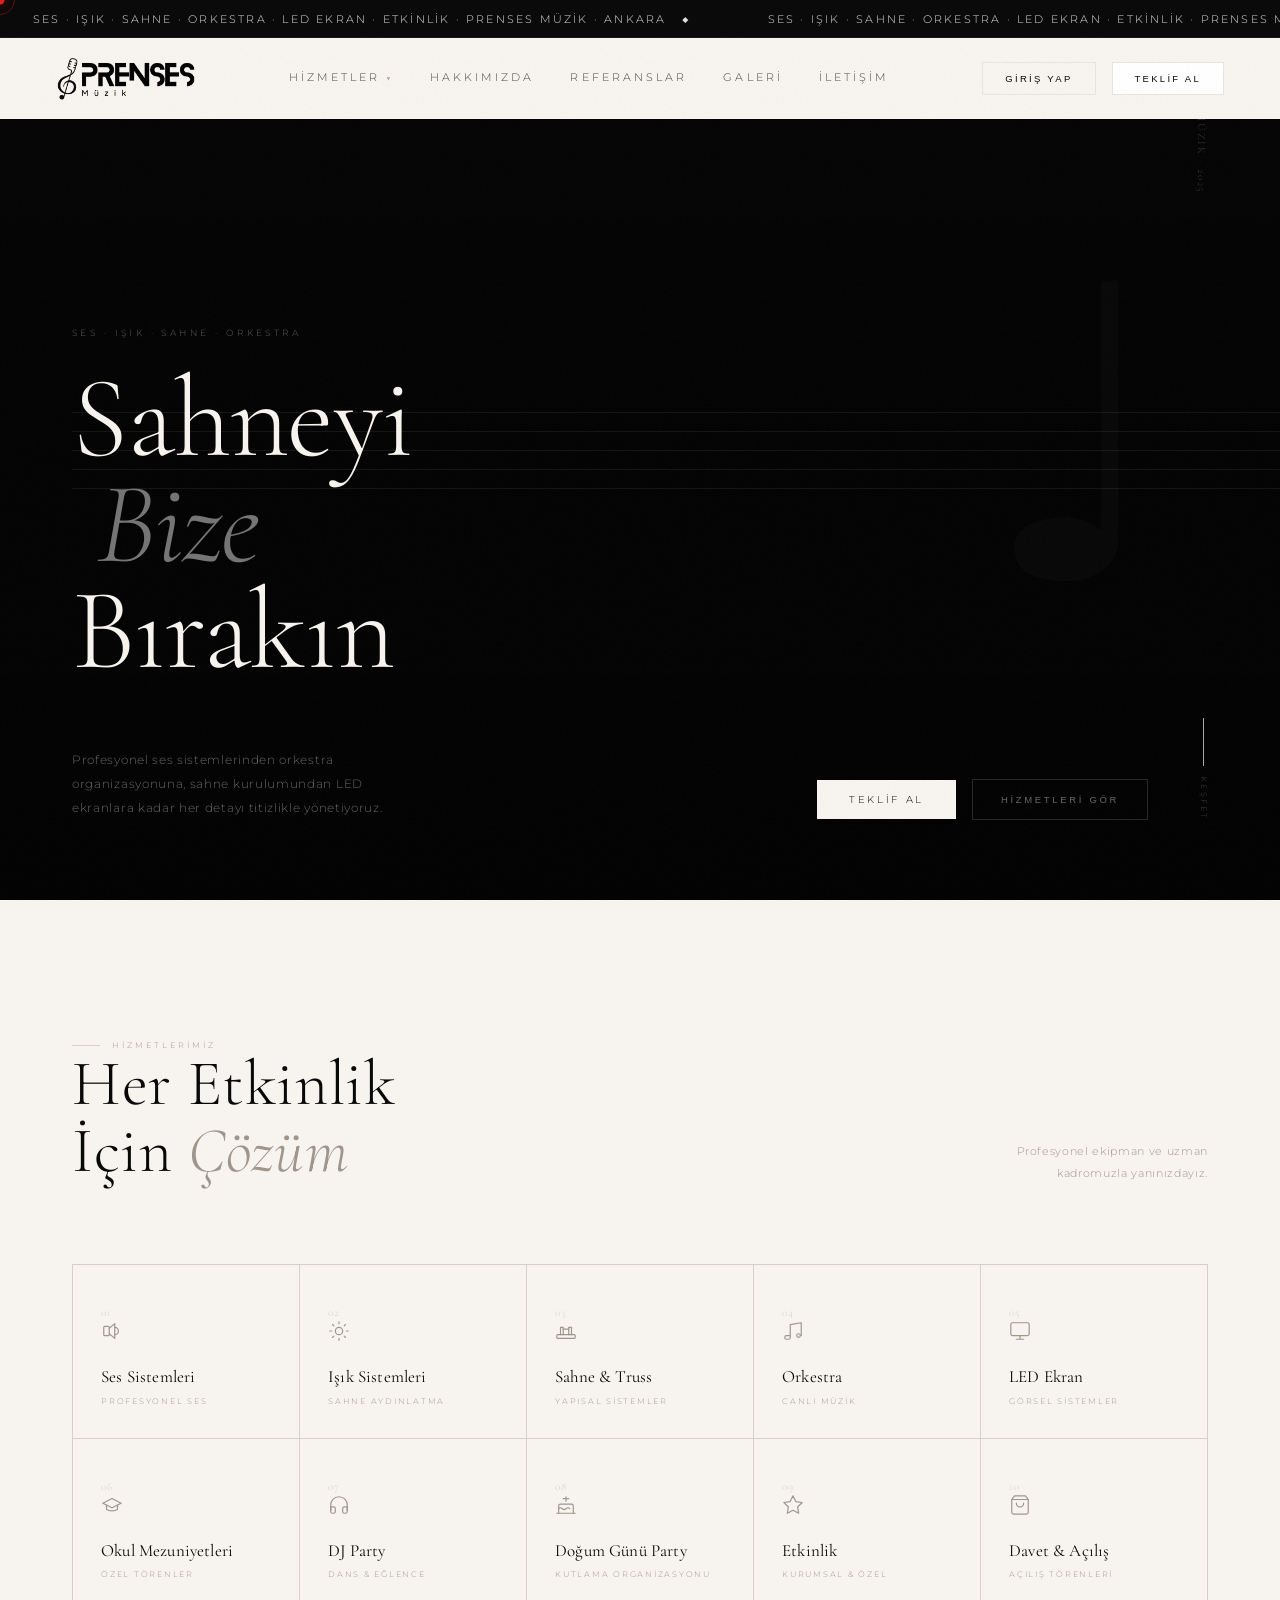
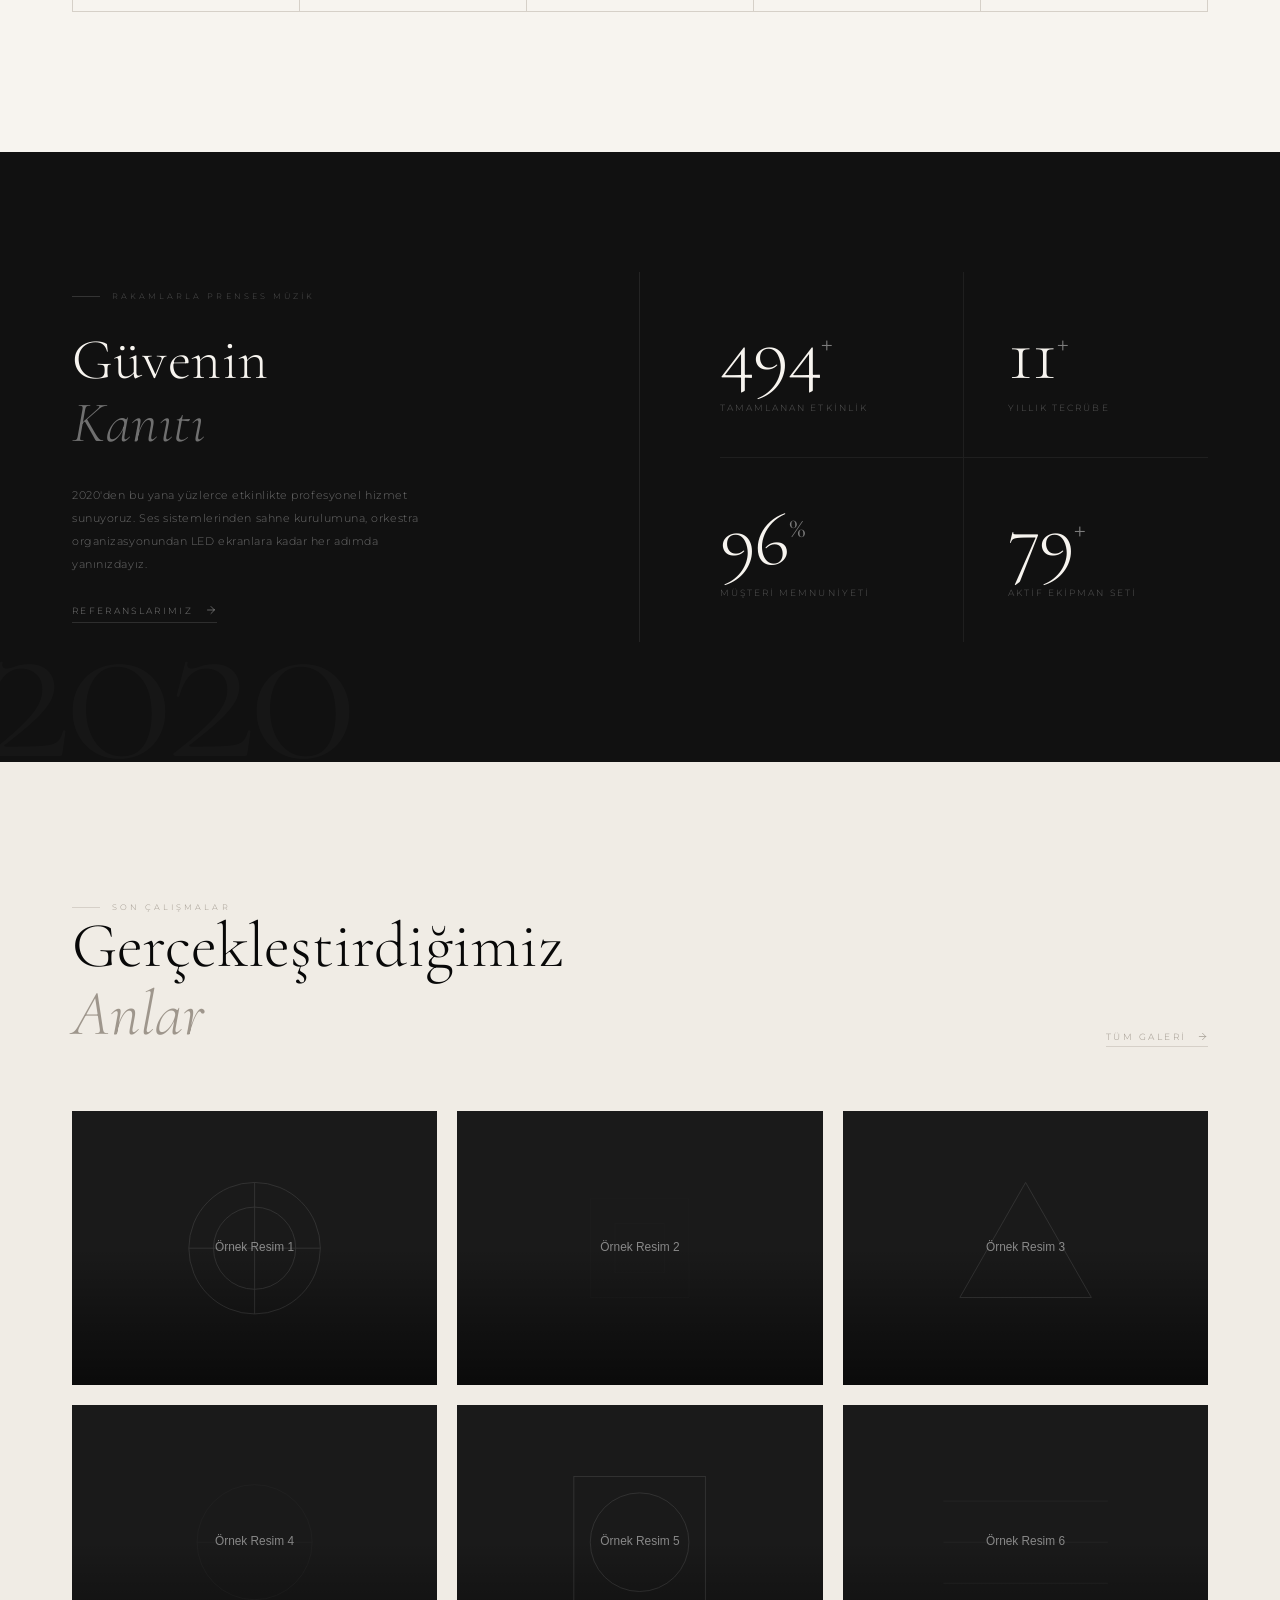
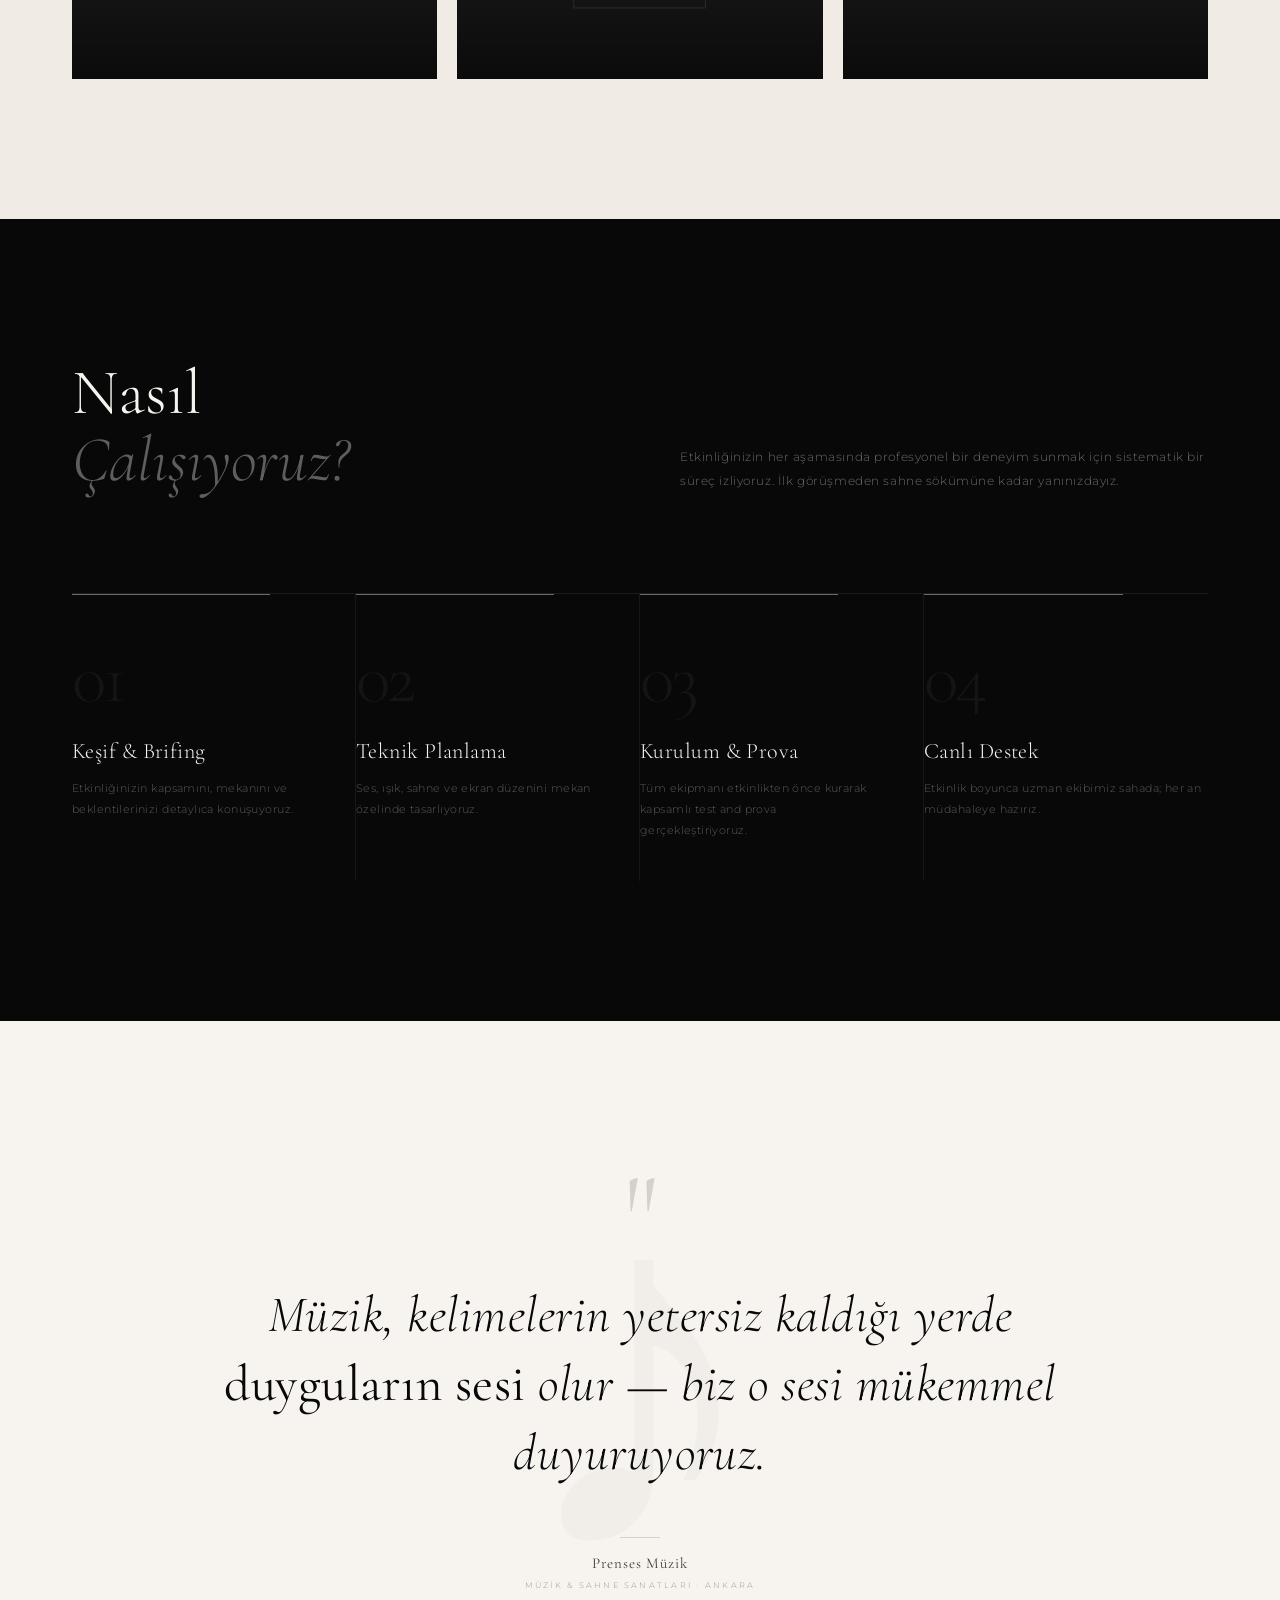
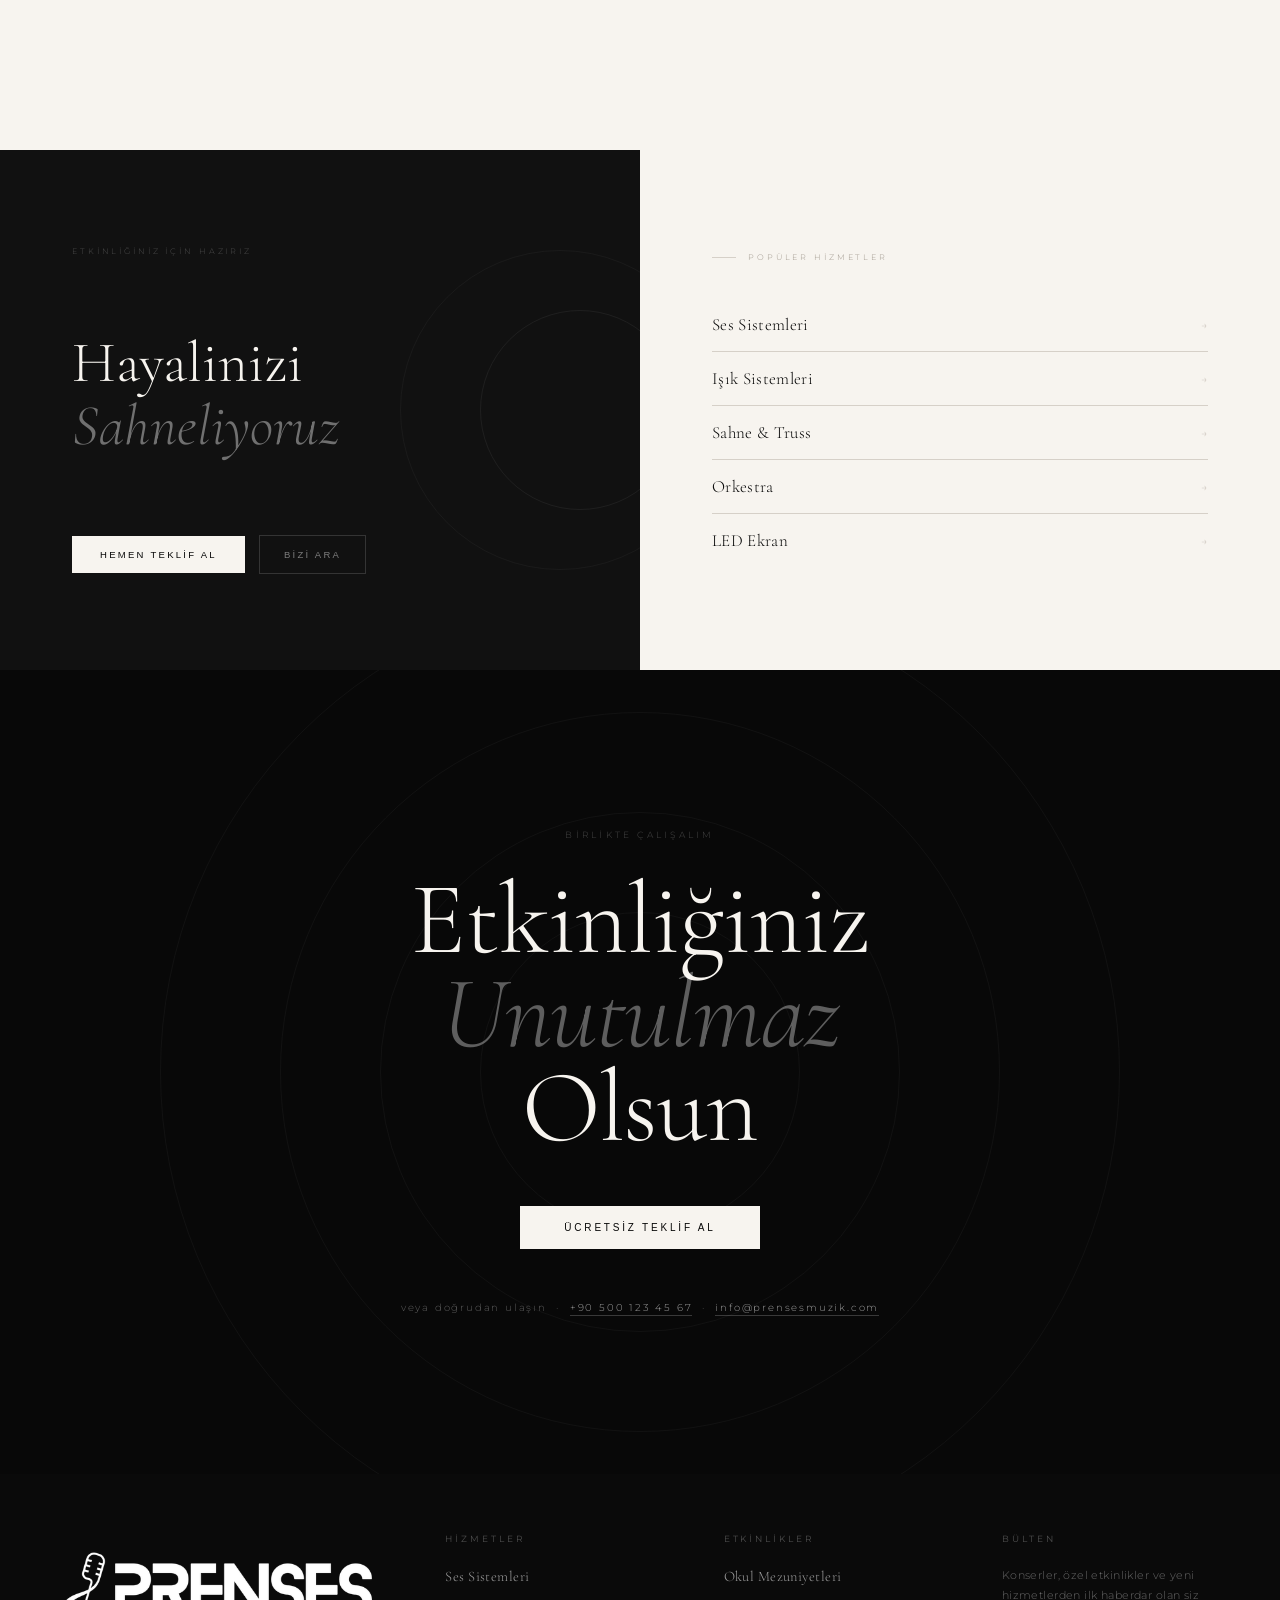
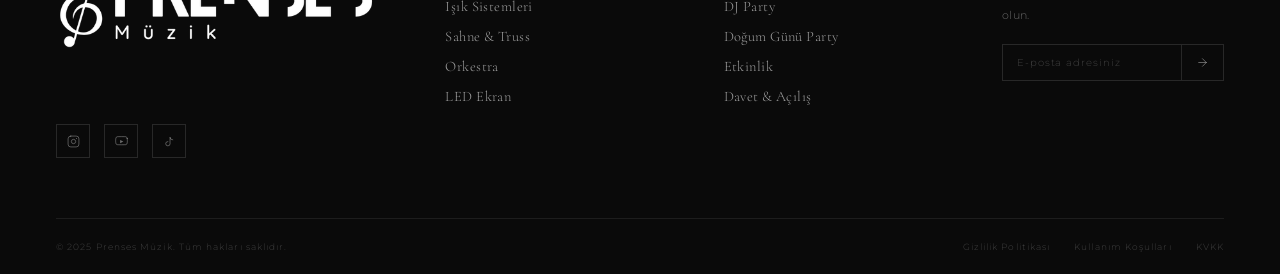
<file: index.html>
<!DOCTYPE html>
<html lang="tr">
<head>
  <meta charset="UTF-8">
  <meta name="viewport" content="width=device-width, initial-scale=1.0">
  <title>Prenses Müzik — Ana Sayfa</title>
  <link href="https://fonts.googleapis.com/css2?family=Cormorant+Garamond:ital,wght@0,200;0,300;0,400;0,500;1,200;1,300;1,400;1,500&family=Montserrat:wght@200;300;400;500&display=swap" rel="stylesheet">
  <link rel="stylesheet" href="css/global.css">
  <link rel="stylesheet" href="css/nav.css">
  <link rel="stylesheet" href="css/footer.css">
  <link rel="stylesheet" href="css/index.css">
  <link rel="stylesheet" href="css/bottom-bar.css">
  <link rel="stylesheet" href="css/topbar.css">
</head>
<body>

  <!-- Top bar — siyah, kayan yazı -->
  <div class="site-topbar" aria-hidden="true">
    <div class="topbar-marquee-wrap">
      <div class="topbar-marquee">Ses · Işık · Sahne · Orkestra · LED Ekran · Etkinlik · Prenses Müzik · Ankara &nbsp;&nbsp;◆&nbsp;&nbsp;</div>
      <div class="topbar-marquee">Ses · Işık · Sahne · Orkestra · LED Ekran · Etkinlik · Prenses Müzik · Ankara &nbsp;&nbsp;◆&nbsp;&nbsp;</div>
    </div>
  </div>

  <!-- Custom Cursor -->
  <div id="cursor" class="cur"></div>
  <div id="cursor-ring" class="cur-r"></div>

  <!-- ══════════════════ HEADER ══════════════════ -->
  <header id="site-header">
    <div class="header-inner">
      <a href="index.html" class="logo">
        <img src="img/prenses-müzik-logo.png" alt="Prenses Müzik" class="logo-img">
      </a>

      <nav>
        <div class="nav-item" id="hizmetler-item">
          <a href="hizmetlerimiz.html" class="nav-link" id="hizmetler-trigger">
            Hizmetler <span class="arrow">&#9660;</span>
          </a>
        </div>
        <div class="nav-item">
          <a href="hakkimizda.html" class="nav-link">Hakkımızda</a>
        </div>
        <div class="nav-item">
          <a href="referanslar.html" class="nav-link">Referanslar</a>
        </div>
        <div class="nav-item">
          <a href="demo.html" class="nav-link">Galeri</a>
        </div>
        <div class="nav-item">
          <a href="iletisim.html" class="nav-link">İletişim</a>
        </div>
      </nav>

      <div class="header-cta">
        <button class="btn-ghost">Giriş Yap</button>
        <button class="btn-solid">Teklif Al</button>
      </div>

      <button class="hamburger" id="hamburger" aria-label="Menü">
        <span></span><span></span><span></span>
      </button>
    </div>

    <!-- Mobile Menu -->
    <div class="mobile-menu" id="mobile-menu">
      <div class="mobile-nav-link" id="mobile-hizmetler-toggle">
        Hizmetler <span class="arrow">&#9660;</span>
      </div>
      <div class="mobile-services" id="mobile-services">
        <a href="hizmetlerimiz.html" class="mobile-service-link" style="border-bottom: 1px solid rgba(0,0,0,0.05); background: rgba(0,0,0,0.02);"><span class="mobile-service-name" style="font-weight: 500; color: #0a0a0a;">Tüm Hizmetleri Gör →</span></a>
        <a href="ses-sistemleri.html" class="mobile-service-link"><span class="mobile-service-name">Ses Sistemleri</span></a>
        <a href="demo.html" class="mobile-service-link"><span class="mobile-service-name">Işık Sistemleri</span></a>
        <a href="demo.html" class="mobile-service-link"><span class="mobile-service-name">Sahne &amp; Truss Sistemleri</span></a>
        <a href="demo.html" class="mobile-service-link"><span class="mobile-service-name">Orkestra</span></a>
        <a href="demo.html" class="mobile-service-link"><span class="mobile-service-name">LED Ekran</span></a>
        <a href="demo.html" class="mobile-service-link"><span class="mobile-service-name">Okul Mezuniyetleri</span></a>
        <a href="demo.html" class="mobile-service-link"><span class="mobile-service-name">DJ Party</span></a>
        <a href="demo.html" class="mobile-service-link"><span class="mobile-service-name">Doğum Günü Party</span></a>
        <a href="demo.html" class="mobile-service-link"><span class="mobile-service-name">Etkinlik</span></a>
        <a href="demo.html" class="mobile-service-link"><span class="mobile-service-name">Davet &amp; Açılış</span></a>
      </div>
      <a href="hakkimizda.html" class="mobile-plain-link">Hakkımızda</a>
      <a href="referanslar.html" class="mobile-plain-link">Referanslar</a>
      <a href="demo.html" class="mobile-plain-link">Galeri</a>
      <a href="iletisim.html" class="mobile-plain-link">İletişim</a>
      <div class="mobile-btns">
        <button class="btn-ghost">Giriş Yap</button>
        <button class="btn-solid">Teklif Al</button>
      </div>
    </div>
  </header>

  <!-- Mega Menu -->
  <div class="mega-overlay" id="mega-overlay"></div>
  <div class="mega-menu" id="mega-menu" role="dialog" aria-label="Hizmetler menüsü">
    <div class="mega-left">
      <div class="mega-left-top">
        <p class="mega-label">Hizmetlerimiz</p>
        <h2 class="mega-title">Sahneyi<br><em>Bize</em><br>Bırakın</h2>
        <div class="mega-divider"></div>
        <p class="mega-desc">Profesyonel ekipman ve uzman kadromuzla etkinliğinizi unutulmaz kılıyoruz.</p>
      </div>
      <a href="hizmetlerimiz.html" class="mega-cta">
        Tüm hizmetleri gör
        <svg viewBox="0 0 24 24" stroke-width="1.5" stroke-linecap="round" stroke-linejoin="round">
          <path d="M5 12h14M12 5l7 7-7 7"/>
        </svg>
      </a>
    </div>
    <div class="mega-right">
      <p class="mega-right-label">Kategori seçin</p>
      <div class="services-grid">
        <a href="ses-sistemleri.html" class="service-item">
          <div class="service-icon"><svg viewBox="0 0 24 24"><rect x="3" y="7" width="6" height="10" rx="1"/><path d="M9 9l6-5v16l-6-5"/><path d="M15 9a4 4 0 0 1 0 6"/><path d="M17 6a8 8 0 0 1 0 12"/></svg></div>
          <div class="service-info"><span class="service-name">Ses Sistemleri</span><span class="service-tag">Profesyonel Ses</span></div>
        </a>
        <a href="demo.html" class="service-item">
          <div class="service-icon"><svg viewBox="0 0 24 24"><path d="M12 2v2M12 20v2M4.93 4.93l1.41 1.41M17.66 17.66l1.41 1.41M2 12h2M20 12h2M4.93 19.07l1.41-1.41M17.66 6.34l1.41-1.41"/><circle cx="12" cy="12" r="4"/></svg></div>
          <div class="service-info"><span class="service-name">Işık Sistemleri</span><span class="service-tag">Sahne Aydınlatma</span></div>
        </a>
        <a href="demo.html" class="service-item">
          <div class="service-icon"><svg viewBox="0 0 24 24"><rect x="2" y="16" width="20" height="4" rx="1"/><path d="M6 16V8h3v8M15 16V8h3v8"/><path d="M9 10h6"/></svg></div>
          <div class="service-info"><span class="service-name">Sahne &amp; Truss</span><span class="service-tag">Yapısal Sistemler</span></div>
        </a>
        <a href="demo.html" class="service-item">
          <div class="service-icon"><svg viewBox="0 0 24 24"><path d="M9 17H5a2 2 0 0 0 0 4h2a2 2 0 0 0 2-2V5l12-2v14"/><circle cx="18" cy="17" r="2"/><path d="M9 17V5l12-2v12"/></svg></div>
          <div class="service-info"><span class="service-name">Orkestra</span><span class="service-tag">Canlı Müzik</span></div>
        </a>
        <a href="demo.html" class="service-item">
          <div class="service-icon"><svg viewBox="0 0 24 24"><rect x="2" y="3" width="20" height="14" rx="2"/><path d="M8 21h8M12 17v4"/></svg></div>
          <div class="service-info"><span class="service-name">LED Ekran</span><span class="service-tag">Görsel Sistemler</span></div>
        </a>
        <a href="demo.html" class="service-item">
          <div class="service-icon"><svg viewBox="0 0 24 24"><path d="M22 10L12 5 2 10l10 5 10-5z"/><path d="M6 12v6c3 2 9 2 12 0v-6"/><path d="M22 10v6"/></svg></div>
          <div class="service-info"><span class="service-name">Okul Mezuniyetleri</span><span class="service-tag">Özel Törenler</span></div>
        </a>
        <a href="demo.html" class="service-item">
          <div class="service-icon"><svg viewBox="0 0 24 24"><path d="M3 18v-6a9 9 0 0 1 18 0v6"/><path d="M21 19a2 2 0 0 1-2 2h-1a2 2 0 0 1-2-2v-3a2 2 0 0 1 2-2h3z"/><path d="M3 19a2 2 0 0 0 2 2h1a2 2 0 0 0 2-2v-3a2 2 0 0 0-2-2H3z"/></svg></div>
          <div class="service-info"><span class="service-name">DJ Party</span><span class="service-tag">Dans &amp; Eğlence</span></div>
        </a>
        <a href="demo.html" class="service-item">
          <div class="service-icon"><svg viewBox="0 0 24 24"><path d="M20 21v-8a2 2 0 0 0-2-2H6a2 2 0 0 0-2 2v8"/><path d="M4 16s.5-1 2-1 2.5 2 4 2 2.5-2 4-2 2 1 2 1"/><path d="M2 21h20"/><path d="M7 8v2M12 8v2M17 8v2M7 4a1 1 0 1 1 0-2 1 1 0 0 1 0 2z"/><path d="M12 4a1 1 0 1 1 0-2 1 1 0 0 1 0 2zM17 4a1 1 0 1 1 0-2 1 1 0 0 1 0 2z"/></svg></div>
          <div class="service-info"><span class="service-name">Doğum Günü Party</span><span class="service-tag">Kutlama Organizasyonu</span></div>
        </a>
        <a href="demo.html" class="service-item">
          <div class="service-icon"><svg viewBox="0 0 24 24"><polygon points="12 2 15.09 8.26 22 9.27 17 14.14 18.18 21.02 12 17.77 5.82 21.02 7 14.14 2 9.27 8.91 8.26 12 2"/></svg></div>
          <div class="service-info"><span class="service-name">Etkinlik</span><span class="service-tag">Kurumsal &amp; Özel</span></div>
        </a>
        <a href="demo.html" class="service-item">
          <div class="service-icon"><svg viewBox="0 0 24 24"><path d="M6 2L3 6v14a2 2 0 0 0 2 2h14a2 2 0 0 0 2-2V6l-3-4z"/><line x1="3" y1="6" x2="21" y2="6"/><path d="M16 10a4 4 0 0 1-8 0"/></svg></div>
          <div class="service-info"><span class="service-name">Davet &amp; Açılış</span><span class="service-tag">Açılış Törenleri</span></div>
        </a>
      </div>
    </div>
  </div>

  <main>
    <!-- ═══════════════════════════════════════
         § 1  HERO
    ═══════════════════════════════════════ -->
    <section class="hero" id="hero">
      <!-- Arka plan videosu: hafif, sessiz, döngüde -->
      <div class="hero-video-wrap" aria-hidden="true">
        <video class="hero-video" autoplay muted loop playsinline>
          <source src="videos/Cinematic_Background_Video_Generation.mp4" type="video/mp4">
        </video>
        <div class="hero-video-overlay"></div>
      </div>
      <div class="hero-lines">
        <div class="hero-line"></div>
        <div class="hero-line"></div>
        <div class="hero-line"></div>
        <div class="hero-line"></div>
        <div class="hero-line"></div>
      </div>
      <div class="hero-watermark">♩</div>

      <div class="hero-tag">
        <div class="hero-tag-dot"></div>
        <span class="hero-tag-text">Ankara · Türkiye · Est. 2020</span>
      </div>
      <div class="hero-badge">Prenses Müzik · 2025</div>

      <div class="hero-content">
        <p class="hero-eyebrow">Ses · Işık · Sahne · Orkestra</p>
        <h1 class="hero-title">
          Sahneyi<br>
          <em class="indent">Bize</em><br>
          Bırakın
        </h1>
        <div class="hero-bottom">
          <p class="hero-desc">
            Profesyonel ses sistemlerinden orkestra organizasyonuna,
            sahne kurulumundan LED ekranlara kadar her detayı
            titizlikle yönetiyoruz.
          </p>
          <div class="hero-actions">
            <button class="btn-hero-primary">Teklif Al</button>
            <button class="btn-hero-secondary">Hizmetleri Gör</button>
          </div>
        </div>
      </div>

      <div class="hero-scroll">
        <div class="scroll-line"></div>
        <span class="scroll-text">Keşfet</span>
      </div>
    </section>

    <!-- ═══════════════════════════════════════
         § 2  SERVICES
    ═══════════════════════════════════════ -->
    <section class="services" id="services">
      <div class="section-header">
        <div>
          <span class="section-label reveal">Hizmetlerimiz</span>
          <h2 class="section-title reveal reveal-delay-1">
            Her Etkinlik<br>İçin <em>Çözüm</em>
          </h2>
        </div>
        <p class="section-subtitle reveal reveal-delay-2">
          Profesyonel ekipman ve uzman<br>kadromuzla yanınızdayız.
        </p>
      </div>

      <div class="services-list">

        <a href="ses-sistemleri.html" class="service-card reveal">
          <span class="sc-num">01</span>
          <div class="sc-icon"><svg viewBox="0 0 24 24"><rect x="3" y="7" width="6" height="10" rx="1"/><path d="M9 9l6-5v16l-6-5"/><path d="M15 8a4 4 0 0 1 0 8"/></svg></div>
          <div class="sc-name">Ses Sistemleri</div>
          <div class="sc-tag">Profesyonel Ses</div>
          <span class="sc-arrow">→</span>
        </a>

        <a href="demo.html" class="service-card reveal reveal-delay-1">
          <span class="sc-num">02</span>
          <div class="sc-icon"><svg viewBox="0 0 24 24"><circle cx="12" cy="12" r="4"/><path d="M12 2v2M12 20v2M4.93 4.93l1.41 1.41M17.66 17.66l1.41 1.41M2 12h2M20 12h2M4.93 19.07l1.41-1.41M17.66 6.34l1.41-1.41"/></svg></div>
          <div class="sc-name">Işık Sistemleri</div>
          <div class="sc-tag">Sahne Aydınlatma</div>
          <span class="sc-arrow">→</span>
        </a>

        <a href="demo.html" class="service-card reveal reveal-delay-2">
          <span class="sc-num">03</span>
          <div class="sc-icon"><svg viewBox="0 0 24 24"><rect x="2" y="16" width="20" height="4" rx="1"/><path d="M6 16V8h3v8M15 16V8h3v8"/><path d="M9 10h6"/></svg></div>
          <div class="sc-name">Sahne &amp; Truss</div>
          <div class="sc-tag">Yapısal Sistemler</div>
          <span class="sc-arrow">→</span>
        </a>

        <a href="demo.html" class="service-card reveal reveal-delay-3">
          <span class="sc-num">04</span>
          <div class="sc-icon"><svg viewBox="0 0 24 24"><path d="M9 17H5a2 2 0 0 0 0 4h2a2 2 0 0 0 2-2V5l12-2v14"/><circle cx="18" cy="17" r="2"/></svg></div>
          <div class="sc-name">Orkestra</div>
          <div class="sc-tag">Canlı Müzik</div>
          <span class="sc-arrow">→</span>
        </a>

        <a href="demo.html" class="service-card reveal reveal-delay-4">
          <span class="sc-num">05</span>
          <div class="sc-icon"><svg viewBox="0 0 24 24"><rect x="2" y="3" width="20" height="14" rx="2"/><path d="M8 21h8M12 17v4"/></svg></div>
          <div class="sc-name">LED Ekran</div>
          <div class="sc-tag">Görsel Sistemler</div>
          <span class="sc-arrow">→</span>
        </a>

        <a href="demo.html" class="service-card reveal">
          <span class="sc-num">06</span>
          <div class="sc-icon"><svg viewBox="0 0 24 24"><path d="M22 10L12 5 2 10l10 5 10-5z"/><path d="M6 12v5c3 2 9 2 12 0v-5"/></svg></div>
          <div class="sc-name">Okul Mezuniyetleri</div>
          <div class="sc-tag">Özel Törenler</div>
          <span class="sc-arrow">→</span>
        </a>

        <a href="demo.html" class="service-card reveal reveal-delay-1">
          <span class="sc-num">07</span>
          <div class="sc-icon"><svg viewBox="0 0 24 24"><path d="M3 18v-6a9 9 0 0 1 18 0v6"/><path d="M21 19a2 2 0 0 1-2 2h-1a2 2 0 0 1-2-2v-3a2 2 0 0 1 2-2h3zM3 19a2 2 0 0 0 2 2h1a2 2 0 0 0 2-2v-3a2 2 0 0 0-2-2H3z"/></svg></div>
          <div class="sc-name">DJ Party</div>
          <div class="sc-tag">Dans &amp; Eğlence</div>
          <span class="sc-arrow">→</span>
        </a>

        <a href="demo.html" class="service-card reveal reveal-delay-2">
          <span class="sc-num">08</span>
          <div class="sc-icon"><svg viewBox="0 0 24 24"><path d="M20 21v-8a2 2 0 0 0-2-2H6a2 2 0 0 0-2 2v8"/><path d="M4 16s.5-1 2-1 2.5 2 4 2 2.5-2 4-2 2 1 2 1"/><path d="M2 21h20M12 8V3M9 5h6"/></svg></div>
          <div class="sc-name">Doğum Günü Party</div>
          <div class="sc-tag">Kutlama Organizasyonu</div>
          <span class="sc-arrow">→</span>
        </a>

        <a href="demo.html" class="service-card reveal reveal-delay-3">
          <span class="sc-num">09</span>
          <div class="sc-icon"><svg viewBox="0 0 24 24"><polygon points="12 2 15.09 8.26 22 9.27 17 14.14 18.18 21.02 12 17.77 5.82 21.02 7 14.14 2 9.27 8.91 8.26 12 2"/></svg></div>
          <div class="sc-name">Etkinlik</div>
          <div class="sc-tag">Kurumsal &amp; Özel</div>
          <span class="sc-arrow">→</span>
        </a>

        <a href="demo.html" class="service-card reveal reveal-delay-4">
          <span class="sc-num">10</span>
          <div class="sc-icon"><svg viewBox="0 0 24 24"><path d="M6 2L3 6v14a2 2 0 0 0 2 2h14a2 2 0 0 0 2-2V6l-3-4z"/><line x1="3" y1="6" x2="21" y2="6"/><path d="M16 10a4 4 0 0 1-8 0"/></svg></div>
          <div class="sc-name">Davet &amp; Açılış</div>
          <div class="sc-tag">Açılış Törenleri</div>
          <span class="sc-arrow">→</span>
        </a>

      </div>
    </section>

    <!-- ═══════════════════════════════════════
         § 3  STATS
    ═══════════════════════════════════════ -->
    <section class="stats" id="stats">
      <div class="stats-bg-text">2020</div>
      <div class="stats-inner">
        <div class="stats-left">
          <span class="stats-eyebrow reveal">Rakamlarla Prenses Müzik</span>
          <h2 class="stats-headline reveal reveal-delay-1">
            Güvenin<br><em>Kanıtı</em>
          </h2>
          <p class="stats-body reveal reveal-delay-2">
            2020'den bu yana yüzlerce etkinlikte profesyonel hizmet sunuyoruz.
            Ses sistemlerinden sahne kurulumuna, orkestra organizasyonundan
            LED ekranlara kadar her adımda yanınızdayız.
          </p>
          <a href="demo.html" class="stats-cta reveal reveal-delay-3">
            Referanslarımız
            <svg viewBox="0 0 24 24" stroke-linecap="round" stroke-linejoin="round"><path d="M5 12h14M12 5l7 7-7 7"/></svg>
          </a>
        </div>
        <div class="stats-right">
          <div class="stat-item reveal">
            <div class="stat-num">500<sup>+</sup></div>
            <div class="stat-label">Tamamlanan Etkinlik</div>
          </div>
          <div class="stat-item reveal reveal-delay-1">
            <div class="stat-num">12<sup>+</sup></div>
            <div class="stat-label">Yıllık Tecrübe</div>
          </div>
          <div class="stat-item reveal reveal-delay-2">
            <div class="stat-num">98<sup>%</sup></div>
            <div class="stat-label">Müşteri Memnuniyeti</div>
          </div>
          <div class="stat-item reveal reveal-delay-3">
            <div class="stat-num">80<sup>+</sup></div>
            <div class="stat-label">Aktif Ekipman Seti</div>
          </div>
        </div>
      </div>
    </section>

    <!-- ═══════════════════════════════════════
         § 4  PORTFOLIO
    ═══════════════════════════════════════ -->
    <section class="portfolio" id="portfolio">
      <div class="portfolio-header">
        <div>
          <span class="section-label reveal">Son Çalışmalar</span>
          <h2 class="portfolio-title reveal reveal-delay-1">
            Gerçekleştirdiğimiz<br><em>Anlar</em>
          </h2>
        </div>
        <a href="demo.html" class="portfolio-link reveal reveal-delay-2">
          Tüm Galeri
          <svg viewBox="0 0 24 24" stroke-linecap="round" stroke-linejoin="round"><path d="M5 12h14M12 5l7 7-7 7"/></svg>
        </a>
      </div>

      <div class="gallery-grid">
        <div class="gallery-item reveal">
          <div class="gallery-img gi-1">
            <div class="gallery-deco">
              <svg viewBox="0 0 100 100" fill="none" xmlns="http://www.w3.org/2000/svg">
                <circle cx="50" cy="50" r="40" stroke="white" stroke-width="0.5"/>
                <circle cx="50" cy="50" r="25" stroke="white" stroke-width="0.5"/>
                <line x1="10" y1="50" x2="90" y2="50" stroke="white" stroke-width="0.5"/>
                <line x1="50" y1="10" x2="50" y2="90" stroke="white" stroke-width="0.5"/>
              </svg>
            </div>
            <div class="gallery-overlay">
              <div>
                <div class="gallery-overlay-name">Büyük Konser</div>
                <div class="gallery-overlay-tag">Ses · Işık · Sahne</div>
              </div>
            </div>
          </div>
        </div>
        <div class="gallery-item reveal reveal-delay-1">
          <div class="gallery-img gi-2">
            <div class="gallery-deco">
              <svg viewBox="0 0 100 100" fill="none"><rect x="20" y="20" width="60" height="60" stroke="#333" stroke-width="0.5"/><rect x="35" y="35" width="30" height="30" stroke="#333" stroke-width="0.5"/></svg>
            </div>
            <div class="gallery-overlay">
              <div>
                <div class="gallery-overlay-name" style="color:#111">Mezuniyet Töreni</div>
                <div class="gallery-overlay-tag" style="color:rgba(0,0,0,0.4)">Okul Organizasyonu</div>
              </div>
            </div>
          </div>
        </div>
        <div class="gallery-item reveal reveal-delay-2">
          <div class="gallery-img gi-3">
            <div class="gallery-deco">
              <svg viewBox="0 0 100 100" fill="none"><polygon points="50,10 90,80 10,80" stroke="white" stroke-width="0.5"/></svg>
            </div>
            <div class="gallery-overlay">
              <div>
                <div class="gallery-overlay-name">DJ Night</div>
                <div class="gallery-overlay-tag">LED · Ses Sistemi</div>
              </div>
            </div>
          </div>
        </div>
        <div class="gallery-item reveal reveal-delay-1">
          <div class="gallery-img gi-4">
            <div class="gallery-deco">
              <svg viewBox="0 0 100 100" fill="none"><circle cx="50" cy="50" r="35" stroke="#555" stroke-width="0.5"/><line x1="15" y1="50" x2="85" y2="50" stroke="#555" stroke-width="0.5"/></svg>
            </div>
            <div class="gallery-overlay">
              <div>
                <div class="gallery-overlay-name" style="color:#111">Kurumsal Etkinlik</div>
                <div class="gallery-overlay-tag" style="color:rgba(0,0,0,0.4)">Açılış Töreni</div>
              </div>
            </div>
          </div>
        </div>
        <div class="gallery-item reveal reveal-delay-2">
          <div class="gallery-img gi-5">
            <div class="gallery-deco">
              <svg viewBox="0 0 100 100" fill="none"><rect x="10" y="10" width="80" height="80" stroke="white" stroke-width="0.5"/><circle cx="50" cy="50" r="30" stroke="white" stroke-width="0.5"/></svg>
            </div>
            <div class="gallery-overlay">
              <div>
                <div class="gallery-overlay-name">Orkestra Gecesi</div>
                <div class="gallery-overlay-tag">Canlı Performans</div>
              </div>
            </div>
          </div>
        </div>
        <div class="gallery-item reveal reveal-delay-3">
          <div class="gallery-img gi-6">
            <div class="gallery-deco">
              <svg viewBox="0 0 100 100" fill="none"><line x1="0" y1="25" x2="100" y2="25" stroke="#777" stroke-width="0.5"/><line x1="0" y1="50" x2="100" y2="50" stroke="#777" stroke-width="0.5"/><line x1="0" y1="75" x2="100" y2="75" stroke="#777" stroke-width="0.5"/></svg>
            </div>
            <div class="gallery-overlay">
              <div>
                <div class="gallery-overlay-name" style="color:#111">Doğum Günü</div>
                <div class="gallery-overlay-tag" style="color:rgba(0,0,0,0.4)">Özel Kutlama</div>
              </div>
            </div>
          </div>
        </div>
      </div>
    </section>

    <!-- ═══════════════════════════════════════
         § 5  PROCESS
    ═══════════════════════════════════════ -->
    <section class="process" id="process">
      <div class="process-top">
        <h2 class="process-title reveal">
          Nasıl<br><em>Çalışıyoruz?</em>
        </h2>
        <p class="process-intro reveal reveal-delay-2">
          Etkinliğinizin her aşamasında profesyonel bir deneyim sunmak için
          sistematik bir süreç izliyoruz. İlk görüşmeden sahne sökümüne
          kadar yanınızdayız.
        </p>
      </div>
      <div class="process-steps">
        <div class="process-step reveal">
          <div class="process-step-line"></div>
          <div class="process-step-num">01</div>
          <div class="process-step-title">Keşif &amp; Brifing</div>
          <p class="process-step-body">Etkinliğinizin kapsamını, mekanını ve beklentilerinizi detaylıca konuşuyoruz.</p>
        </div>
        <div class="process-step reveal reveal-delay-1">
          <div class="process-step-line"></div>
          <div class="process-step-num">02</div>
          <div class="process-step-title">Teknik Planlama</div>
          <p class="process-step-body">Ses, ışık, sahne ve ekran düzenini mekan özelinde tasarlıyoruz.</p>
        </div>
        <div class="process-step reveal reveal-delay-2">
          <div class="process-step-line"></div>
          <div class="process-step-num">03</div>
          <div class="process-step-title">Kurulum &amp; Prova</div>
          <p class="process-step-body">Tüm ekipmanı etkinlikten önce kurarak kapsamlı test and prova gerçekleştiriyoruz.</p>
        </div>
        <div class="process-step reveal reveal-delay-3">
          <div class="process-step-line"></div>
          <div class="process-step-num">04</div>
          <div class="process-step-title">Canlı Destek</div>
          <p class="process-step-body">Etkinlik boyunca uzman ekibimiz sahada; her an müdahaleye hazırız.</p>
        </div>
      </div>
    </section>

    <!-- ═══════════════════════════════════════
         § 6  QUOTE
    ═══════════════════════════════════════ -->
    <section class="quote-section" id="quote">
      <div class="quote-bg-clef">♪</div>
      <div class="quote-mark reveal">"</div>
      <blockquote class="quote-text reveal reveal-delay-1">
        Müzik, kelimelerin yetersiz kaldığı yerde
        <strong>duyguların sesi</strong> olur —
        biz o sesi <em>mükemmel</em> duyuruyoruz.
      </blockquote>
      <div class="quote-author reveal reveal-delay-2">
        <div class="quote-line"></div>
        <span class="quote-author-name">Prenses Müzik</span>
        <span class="quote-author-title">Müzik &amp; Sahne Sanatları · Ankara</span>
      </div>
    </section>

    <!-- ═══════════════════════════════════════
         § 7  BANNER
    ═══════════════════════════════════════ -->
    <div class="banner" id="banner">
      <div class="banner-left">
        <span class="banner-tag reveal">Etkinliğiniz için hazırız</span>
        <h2 class="banner-title reveal reveal-delay-1">
          Hayalinizi<br><em>Sahneliyoruz</em>
        </h2>
        <div class="banner-cta-group reveal reveal-delay-2">
          <button class="btn-banner">Hemen Teklif Al</button>
          <button class="btn-banner-ghost">Bizi Ara</button>
        </div>
      </div>
      <div class="banner-right">
        <p class="banner-right-label reveal">Popüler Hizmetler</p>
        <div class="banner-services-mini reveal reveal-delay-1">
          <div class="bsm-row"><span class="bsm-name">Ses Sistemleri</span><span class="bsm-arrow">→</span></div>
          <div class="bsm-row"><span class="bsm-name">Işık Sistemleri</span><span class="bsm-arrow">→</span></div>
          <div class="bsm-row"><span class="bsm-name">Sahne &amp; Truss</span><span class="bsm-arrow">→</span></div>
          <div class="bsm-row"><span class="bsm-name">Orkestra</span><span class="bsm-arrow">→</span></div>
          <div class="bsm-row"><span class="bsm-name">LED Ekran</span><span class="bsm-arrow">→</span></div>
        </div>
      </div>
    </div>

    <!-- ═══════════════════════════════════════
         § 8  CTA
    ═══════════════════════════════════════ -->
    <section class="cta-section" id="cta">
      <div class="cta-rings">
        <div class="cta-ring"></div>
        <div class="cta-ring"></div>
        <div class="cta-ring"></div>
        <div class="cta-ring"></div>
      </div>
      <p class="cta-label reveal">Birlikte Çalışalım</p>
      <h2 class="cta-title reveal reveal-delay-1">
        Etkinliğiniz<br><em>Unutulmaz</em><br>Olsun
      </h2>
      <div class="cta-actions reveal reveal-delay-2">
        <button class="btn-cta-main">Ücretsiz Teklif Al</button>
      </div>
      <p class="cta-contact reveal reveal-delay-3">
        veya doğrudan ulaşın &nbsp;·&nbsp;
        <a href="tel:+905001234567">+90 500 123 45 67</a>
        &nbsp;·&nbsp;
        <a href="mailto:info@prensesmuzik.com">info@prensesmuzik.com</a>
      </p>
    </section>
  </main>

  <!-- ══════════════════ FOOTER ══════════════════ -->
  <footer>
    <div class="footer-grid">
      <div class="footer-brand">
        <div class="footer-logo">
          <img src="img/prenses-müzik-logo-beyaz.png" alt="Prenses Müzik">
        </div>

        <div class="footer-social">
          <a href="demo.html" class="social-btn" aria-label="Instagram"><svg viewBox="0 0 24 24"><rect x="2" y="2" width="20" height="20" rx="5" ry="5" stroke-linecap="round"/><circle cx="12" cy="12" r="4"/><circle cx="17.5" cy="6.5" r="1" fill="currentColor" stroke="none"/></svg></a>
          <a href="demo.html" class="social-btn" aria-label="YouTube"><svg viewBox="0 0 24 24"><path d="M22.5 6.4s-.2-1.6-.9-2.3c-.9-.9-1.8-.9-2.3-1C17 3 12 3 12 3s-5 0-7.3.1c-.5.1-1.5.1-2.3 1-.7.7-.9 2.3-.9 2.3S1.2 8.1 1.2 9.8v1.5c0 1.7.3 3.4.3 3.4s.2 1.6.9 2.3c.9.9 2 .8 2.5.9C6.2 18 12 18 12 18s5 0 7.3-.1c.5-.1 1.5-.1 2.3-1 .7-.7.9-2.3.9-2.3s.3-1.7.3-3.4V9.8c0-1.7-.3-3.4-.3-3.4z" stroke-linecap="round"/><polygon points="9.5,15 15.5,12 9.5,9" fill="currentColor" stroke="none"/></svg></a>
          <a href="demo.html" class="social-btn" aria-label="TikTok"><svg viewBox="0 0 24 24"><path d="M9 12a4 4 0 1 0 4 4V4a5 5 0 0 0 5 5" stroke-linecap="round" stroke-linejoin="round"/></svg></a>
        </div>
      </div>
      <div class="footer-col">
        <h4>Hizmetler</h4>
        <ul>
          <li><a href="ses-sistemleri.html">Ses Sistemleri</a></li>
          <li><a href="demo.html">Işık Sistemleri</a></li>
          <li><a href="demo.html">Sahne &amp; Truss</a></li>
          <li><a href="demo.html">Orkestra</a></li>
          <li><a href="demo.html">LED Ekran</a></li>
        </ul>
      </div>
      <div class="footer-col">
        <h4>Etkinlikler</h4>
        <ul>
          <li><a href="demo.html">Okul Mezuniyetleri</a></li>
          <li><a href="demo.html">DJ Party</a></li>
          <li><a href="demo.html">Doğum Günü Party</a></li>
          <li><a href="demo.html">Etkinlik</a></li>
          <li><a href="demo.html">Davet &amp; Açılış</a></li>
        </ul>
      </div>
      <div class="footer-newsletter">
        <h4>Bülten</h4>
        <p>Konserler, özel etkinlikler ve yeni hizmetlerden ilk haberdar olan siz olun.</p>
        <div class="nl-form">
          <input type="email" placeholder="E-posta adresiniz" />
          <button aria-label="Abone ol"><svg viewBox="0 0 24 24" stroke-linecap="round" stroke-linejoin="round"><path d="M5 12h14M12 5l7 7-7 7"/></svg></button>
        </div>
      </div>
    </div>
    <div class="footer-bottom">
      <p>© 2025 Prenses Müzik. Tüm hakları saklıdır.</p>
      <div class="footer-bottom-links"><a href="demo.html">Gizlilik Politikası</a><a href="demo.html">Kullanım Koşulları</a><a href="demo.html">KVKK</a></div>
    </div>
  </footer>

  <!-- Mobil bottom bar (sadece mobilde görünür) -->
  <div class="mobile-bottom-bar" id="mobile-bottom-bar" aria-hidden="true">
    <div class="mobile-bottom-bar-inner">
      <a href="index.html" class="mobile-bar-brand">
        <img src="img/prenses-müzik-logo-beyaz.png" alt="Prenses Müzik" class="mobile-bar-logo">
      </a>
      <div class="mobile-bar-actions">
        <a href="tel:+905001234567" class="mobile-bar-btn secondary" aria-label="Bizi Ara">
          <svg viewBox="0 0 24 24" fill="none" stroke="currentColor" stroke-width="2" stroke-linecap="round" stroke-linejoin="round"><path d="M22 16.92v3a2 2 0 01-2.18 2 19.79 19.79 0 01-8.63-3.07 19.5 19.5 0 01-6-6A19.79 19.79 0 012.12 4.18 2 2 0 014.11 2h3a2 2 0 012 1.72c.127.96.361 1.903.7 2.81a2 2 0 01-.45 2.11L8.09 9.91a16 16 0 006 6l1.27-1.27a2 2 0 012.11-.45c.907.339 1.85.573 2.81.7A2 2 0 0122 16.92z"/></svg>
          <span>Ara</span>
        </a>
        <a href="#cta" class="mobile-bar-btn primary">Teklif Al</a>
      </div>
    </div>
    <div class="mobile-bar-home-indicator"></div>
  </div>

  <script src="js/main.js"></script>
</body>
</html>
</file>
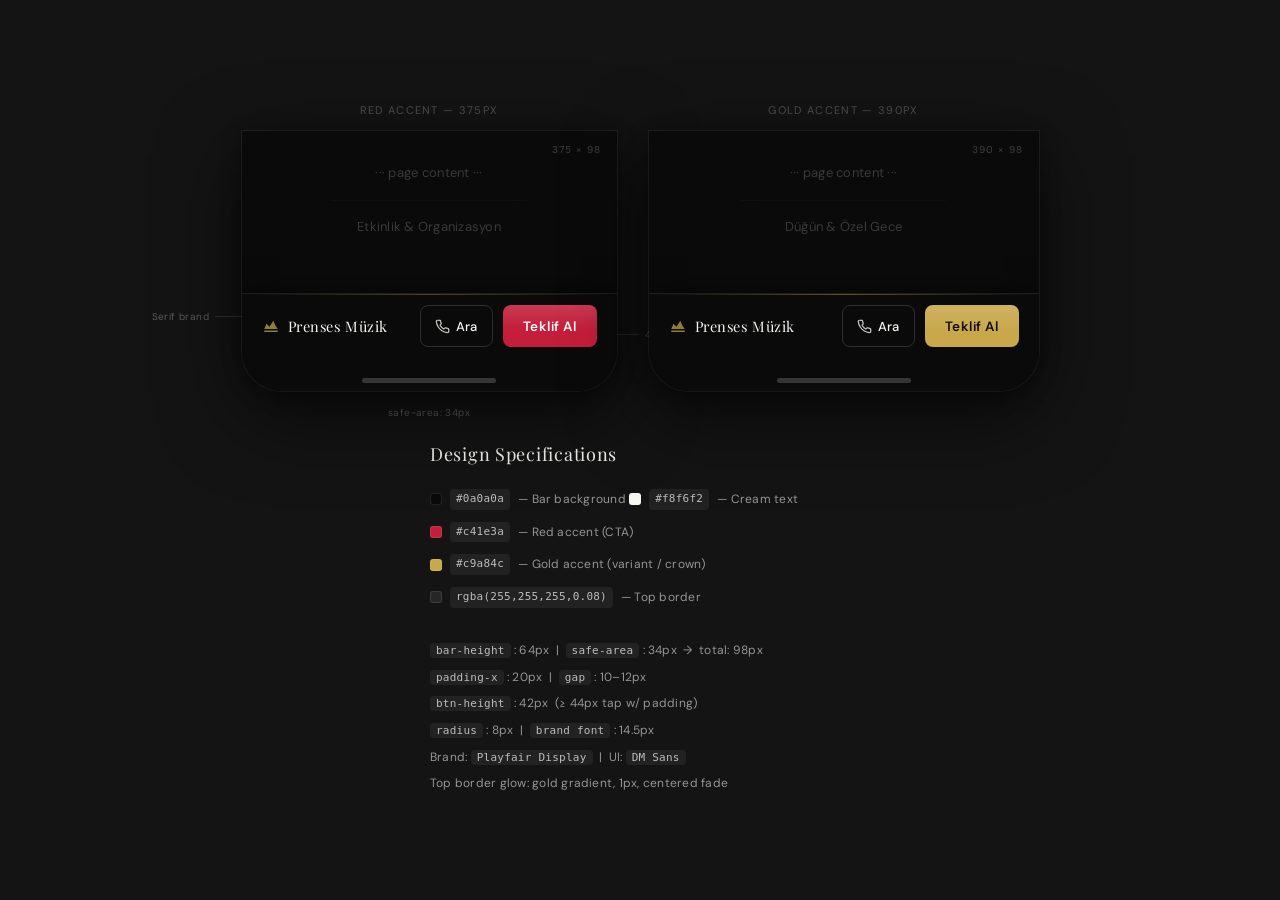
<file: bottom-bar.html>
<!DOCTYPE html>
<html lang="tr">
<head>
<meta charset="UTF-8">
<meta name="viewport" content="width=device-width, initial-scale=1.0">
<title>Prenses Müzik – Mobile Bottom Bar</title>

<!-- Fonts -->
<link rel="preconnect" href="https://fonts.googleapis.com">
<link href="https://fonts.googleapis.com/css2?family=Playfair+Display:ital,wght@0,400;0,600;1,400&family=DM+Sans:wght@400;500;600&display=swap" rel="stylesheet">

<style>
  /* ─── Design Tokens ─── */
  :root {
    --bg-dark:      #0a0a0a;
    --bg-bar:       #0a0a0a;
    --text-cream:   #f8f6f2;
    --text-muted:   rgba(248,246,242,0.50);
    --accent-red:   #c41e3a;
    --accent-gold:  #c9a84c;
    --border-top:   rgba(255,255,255,0.08);
    --bar-height:   64px;
    --safe-bottom:  34px;          /* iPhone home-indicator */
    --radius-btn:   8px;
    --tap-min:      44px;
    --font-brand:   'Playfair Display', 'Georgia', serif;
    --font-ui:      'DM Sans', 'Helvetica Neue', sans-serif;
  }

  /* ─── Reset ─── */
  *, *::before, *::after { margin:0; padding:0; box-sizing:border-box; }
  body {
    background: #141414;
    min-height: 100vh;
    display: flex;
    flex-direction: column;
    align-items: center;
    justify-content: center;
    font-family: var(--font-ui);
    gap: 48px;
    padding: 40px 20px;
  }

  /* ─── Spec Notes Panel ─── */
  .spec-notes {
    max-width: 420px;
    width: 100%;
    color: rgba(255,255,255,0.55);
    font-size: 12px;
    line-height: 1.7;
    font-family: var(--font-ui);
    letter-spacing: 0.02em;
  }
  .spec-notes h3 {
    color: var(--text-cream);
    font-family: var(--font-brand);
    font-size: 18px;
    font-weight: 400;
    margin-bottom: 16px;
    letter-spacing: 0.04em;
  }
  .spec-notes .token {
    display: inline-flex;
    align-items: center;
    gap: 8px;
    margin-bottom: 6px;
  }
  .spec-notes .swatch {
    width: 12px;
    height: 12px;
    border-radius: 3px;
    display: inline-block;
    border: 1px solid rgba(255,255,255,0.1);
    flex-shrink: 0;
  }
  .spec-notes code {
    background: rgba(255,255,255,0.06);
    padding: 1px 6px;
    border-radius: 4px;
    font-size: 11px;
    color: rgba(255,255,255,0.7);
  }
  .spec-notes ul { list-style: none; }
  .spec-notes ul li { padding: 3px 0; }

  /* ─── Phone Frame ─── */
  .phone-frame {
    width: 375px;
    height: 260px;
    background: var(--bg-dark);
    border-radius: 0 0 40px 40px;
    position: relative;
    overflow: hidden;
    box-shadow:
      0 0 0 1px rgba(255,255,255,0.06),
      0 24px 80px rgba(0,0,0,0.6),
      0 4px 20px rgba(0,0,0,0.4);
    flex-shrink: 0;
  }

  /* Simulated page content above bar */
  .page-hint {
    padding: 32px 24px;
    color: var(--text-muted);
    font-size: 13px;
    letter-spacing: 0.02em;
    text-align: center;
    line-height: 1.6;
    opacity: 0.4;
  }
  .page-hint span {
    display: block;
    width: 60%;
    height: 1px;
    background: rgba(255,255,255,0.06);
    margin: 16px auto;
  }

  /* ─── Bottom Bar ─── */
  .bottom-bar {
    position: absolute;
    bottom: 0;
    left: 0;
    right: 0;
    background: var(--bg-bar);
    border-top: 1px solid var(--border-top);
    padding: 0 20px;
    padding-bottom: var(--safe-bottom);
    height: calc(var(--bar-height) + var(--safe-bottom));
    display: flex;
    align-items: flex-start;
    justify-content: space-between;
    gap: 12px;
    z-index: 100;
    /* Subtle top glow */
    box-shadow: 0 -1px 24px rgba(0,0,0,0.5);
  }

  .bottom-bar::before {
    content: '';
    position: absolute;
    top: 0;
    left: 0;
    right: 0;
    height: 1px;
    background: linear-gradient(
      90deg,
      transparent 0%,
      rgba(201,168,76,0.20) 30%,
      rgba(201,168,76,0.35) 50%,
      rgba(201,168,76,0.20) 70%,
      transparent 100%
    );
  }

  .bar-inner {
    display: flex;
    align-items: center;
    justify-content: space-between;
    width: 100%;
    height: var(--bar-height);
  }

  /* ─── Brand ─── */
  .bar-brand {
    display: flex;
    align-items: center;
    gap: 8px;
    flex-shrink: 0;
    min-height: var(--tap-min);
  }

  .bar-brand .crown-icon {
    width: 18px;
    height: 18px;
    opacity: 0.85;
  }

  .bar-brand-text {
    font-family: var(--font-brand);
    font-size: 14.5px;
    font-weight: 400;
    color: var(--text-cream);
    letter-spacing: 0.04em;
    line-height: 1;
    white-space: nowrap;
  }

  /* ─── Actions ─── */
  .bar-actions {
    display: flex;
    align-items: center;
    gap: 10px;
    flex-shrink: 0;
  }

  /* Secondary – Call */
  .bar-btn-secondary {
    display: flex;
    align-items: center;
    justify-content: center;
    gap: 6px;
    height: 42px;
    padding: 0 14px;
    border: 1px solid rgba(248,246,242,0.15);
    border-radius: var(--radius-btn);
    background: transparent;
    color: var(--text-cream);
    font-family: var(--font-ui);
    font-size: 13px;
    font-weight: 500;
    letter-spacing: 0.02em;
    cursor: pointer;
    transition: all 0.25s ease;
    min-width: var(--tap-min);
    white-space: nowrap;
    text-decoration: none;
  }

  .bar-btn-secondary svg {
    width: 15px;
    height: 15px;
    stroke: var(--text-cream);
    opacity: 0.8;
  }

  .bar-btn-secondary:hover,
  .bar-btn-secondary:active {
    border-color: rgba(248,246,242,0.30);
    background: rgba(248,246,242,0.05);
  }

  /* Primary – CTA */
  .bar-btn-primary {
    display: flex;
    align-items: center;
    justify-content: center;
    height: 42px;
    padding: 0 20px;
    background: var(--accent-red);
    border: none;
    border-radius: var(--radius-btn);
    color: #fff;
    font-family: var(--font-ui);
    font-size: 13.5px;
    font-weight: 600;
    letter-spacing: 0.04em;
    cursor: pointer;
    transition: all 0.25s ease;
    min-width: var(--tap-min);
    white-space: nowrap;
    text-decoration: none;
    position: relative;
    overflow: hidden;
  }

  .bar-btn-primary::after {
    content: '';
    position: absolute;
    inset: 0;
    background: linear-gradient(
      180deg,
      rgba(255,255,255,0.12) 0%,
      transparent 60%
    );
    pointer-events: none;
  }

  .bar-btn-primary:hover,
  .bar-btn-primary:active {
    background: #a8182f;
    transform: scale(0.98);
  }

  /* ─── Home Indicator ─── */
  .home-indicator {
    position: absolute;
    bottom: 8px;
    left: 50%;
    transform: translateX(-50%);
    width: 134px;
    height: 5px;
    border-radius: 100px;
    background: rgba(255,255,255,0.18);
  }

  /* ─── Variant Label ─── */
  .variant-label {
    position: absolute;
    top: 12px;
    right: 16px;
    font-family: var(--font-ui);
    font-size: 10px;
    letter-spacing: 0.1em;
    text-transform: uppercase;
    color: rgba(255,255,255,0.22);
  }

  /* ─── Gold Variant ─── */
  .phone-frame.gold-variant .bar-btn-primary {
    background: var(--accent-gold);
    color: #0a0a0a;
  }
  .phone-frame.gold-variant .bar-btn-primary:hover,
  .phone-frame.gold-variant .bar-btn-primary:active {
    background: #b5923e;
  }
  .phone-frame.gold-variant .bottom-bar::before {
    background: linear-gradient(
      90deg,
      transparent 0%,
      rgba(201,168,76,0.25) 30%,
      rgba(201,168,76,0.45) 50%,
      rgba(201,168,76,0.25) 70%,
      transparent 100%
    );
  }

  /* ─── Both Frames Row ─── */
  .frames-row {
    display: flex;
    gap: 32px;
    flex-wrap: wrap;
    justify-content: center;
  }

  .frame-col {
    display: flex;
    flex-direction: column;
    align-items: center;
    gap: 14px;
  }

  .frame-label {
    font-family: var(--font-ui);
    font-size: 11px;
    letter-spacing: 0.12em;
    text-transform: uppercase;
    color: rgba(255,255,255,0.25);
  }

  /* ─── Annotation Lines ─── */
  .annotated-wrap {
    position: relative;
  }

  .anno {
    position: absolute;
    font-family: var(--font-ui);
    font-size: 10px;
    color: rgba(255,255,255,0.30);
    letter-spacing: 0.04em;
    white-space: nowrap;
  }

  .anno-left {
    left: -90px;
    bottom: 68px;
    display: flex;
    align-items: center;
    gap: 6px;
  }
  .anno-left::after {
    content: '';
    width: 30px;
    height: 1px;
    background: rgba(255,255,255,0.12);
  }

  .anno-right {
    right: -85px;
    bottom: 50px;
    display: flex;
    align-items: center;
    gap: 6px;
  }
  .anno-right::before {
    content: '';
    width: 30px;
    height: 1px;
    background: rgba(255,255,255,0.12);
  }

  .anno-bottom {
    bottom: -28px;
    left: 50%;
    transform: translateX(-50%);
  }

  /* ─── Responsive ─── */
  @media (max-width: 480px) {
    .frames-row { gap: 24px; }
    .anno-left, .anno-right { display: none; }
    body { padding: 24px 12px; }
    .spec-notes { padding: 0 4px; }
  }
</style>
</head>

<body>

  <!-- ━━━ Frames ━━━ -->
  <div class="frames-row">

    <!-- Red Accent Variant -->
    <div class="frame-col">
      <span class="frame-label">Red Accent — 375px</span>
      <div class="annotated-wrap">
        <span class="anno anno-left">Serif brand</span>
        <span class="anno anno-right">44px tap ↕</span>
        <span class="anno anno-bottom">safe-area: 34px</span>

        <div class="phone-frame" id="redVariant">
          <span class="variant-label">375 × 98</span>
          <div class="page-hint">
            ··· page content ···
            <span></span>
            Etkinlik &amp; Organizasyon
          </div>

          <div class="bottom-bar">
            <div class="bar-inner">

              <!-- Brand -->
              <div class="bar-brand">
                <svg class="crown-icon" viewBox="0 0 24 24" fill="none" xmlns="http://www.w3.org/2000/svg">
                  <path d="M3 18h18v2H3v-2zm0-2l3-7 4 4 5-8 3 6.5L21 16H3z" fill="#c9a84c" opacity="0.85"/>
                </svg>
                <span class="bar-brand-text">Prenses Müzik</span>
              </div>

              <!-- Actions -->
              <div class="bar-actions">
                <a href="tel:+905001234567" class="bar-btn-secondary" aria-label="Bizi Ara">
                  <svg viewBox="0 0 24 24" fill="none" stroke="currentColor" stroke-width="2" stroke-linecap="round" stroke-linejoin="round">
                    <path d="M22 16.92v3a2 2 0 01-2.18 2 19.79 19.79 0 01-8.63-3.07 19.5 19.5 0 01-6-6A19.79 19.79 0 012.12 4.18 2 2 0 014.11 2h3a2 2 0 012 1.72c.127.96.361 1.903.7 2.81a2 2 0 01-.45 2.11L8.09 9.91a16 16 0 006 6l1.27-1.27a2 2 0 012.11-.45c.907.339 1.85.573 2.81.7A2 2 0 0122 16.92z"/>
                  </svg>
                  <span>Ara</span>
                </a>
                <a href="#teklif" class="bar-btn-primary">
                  Teklif Al
                </a>
              </div>

            </div>

            <div class="home-indicator"></div>
          </div>
        </div>
      </div>
    </div>

    <!-- Gold Accent Variant -->
    <div class="frame-col">
      <span class="frame-label">Gold Accent — 390px</span>
      <div class="annotated-wrap">

        <div class="phone-frame gold-variant" style="width:390px">
          <span class="variant-label">390 × 98</span>
          <div class="page-hint">
            ··· page content ···
            <span></span>
            Düğün &amp; Özel Gece
          </div>

          <div class="bottom-bar">
            <div class="bar-inner">

              <div class="bar-brand">
                <svg class="crown-icon" viewBox="0 0 24 24" fill="none" xmlns="http://www.w3.org/2000/svg">
                  <path d="M3 18h18v2H3v-2zm0-2l3-7 4 4 5-8 3 6.5L21 16H3z" fill="#c9a84c" opacity="0.85"/>
                </svg>
                <span class="bar-brand-text">Prenses Müzik</span>
              </div>

              <div class="bar-actions">
                <a href="tel:+905001234567" class="bar-btn-secondary" aria-label="Bizi Ara">
                  <svg viewBox="0 0 24 24" fill="none" stroke="currentColor" stroke-width="2" stroke-linecap="round" stroke-linejoin="round">
                    <path d="M22 16.92v3a2 2 0 01-2.18 2 19.79 19.79 0 01-8.63-3.07 19.5 19.5 0 01-6-6A19.79 19.79 0 012.12 4.18 2 2 0 014.11 2h3a2 2 0 012 1.72c.127.96.361 1.903.7 2.81a2 2 0 01-.45 2.11L8.09 9.91a16 16 0 006 6l1.27-1.27a2 2 0 012.11-.45c.907.339 1.85.573 2.81.7A2 2 0 0122 16.92z"/>
                  </svg>
                  <span>Ara</span>
                </a>
                <a href="#teklif" class="bar-btn-primary">
                  Teklif Al
                </a>
              </div>

            </div>
            <div class="home-indicator"></div>
          </div>
        </div>
      </div>
    </div>

  </div>

  <!-- ━━━ Spec Notes ━━━ -->
  <div class="spec-notes">
    <h3>Design Specifications</h3>
    <ul>
      <li class="token"><span class="swatch" style="background:#0a0a0a"></span> <code>#0a0a0a</code> — Bar background</li>
      <li class="token"><span class="swatch" style="background:#f8f6f2"></span> <code>#f8f6f2</code> — Cream text</li>
      <li class="token"><span class="swatch" style="background:#c41e3a"></span> <code>#c41e3a</code> — Red accent (CTA)</li>
      <li class="token"><span class="swatch" style="background:#c9a84c"></span> <code>#c9a84c</code> — Gold accent (variant / crown)</li>
      <li class="token"><span class="swatch" style="background:rgba(255,255,255,0.08)"></span> <code>rgba(255,255,255,0.08)</code> — Top border</li>
    </ul>
    <br>
    <ul>
      <li><code>bar-height</code> : 64px &nbsp;|&nbsp; <code>safe-area</code> : 34px &nbsp;→&nbsp; total: 98px</li>
      <li><code>padding-x</code> : 20px &nbsp;|&nbsp; <code>gap</code> : 10–12px</li>
      <li><code>btn-height</code> : 42px &nbsp;(≥ 44px tap w/ padding)</li>
      <li><code>radius</code> : 8px &nbsp;|&nbsp; <code>brand font</code> : 14.5px</li>
      <li>Brand: <code>Playfair Display</code> &nbsp;|&nbsp; UI: <code>DM Sans</code></li>
      <li>Top border glow: gold gradient, 1px, centered fade</li>
    </ul>
  </div>

  <!-- ━━━ Subtle entrance animation ━━━ -->
  <script>
    document.querySelectorAll('.phone-frame').forEach((frame, i) => {
      frame.style.opacity = '0';
      frame.style.transform = 'translateY(20px)';
      frame.style.transition = 'opacity 0.6s ease, transform 0.6s ease';
      setTimeout(() => {
        frame.style.opacity = '1';
        frame.style.transform = 'translateY(0)';
      }, 200 + i * 180);
    });

    // Ripple effect on CTA
    document.querySelectorAll('.bar-btn-primary').forEach(btn => {
      btn.addEventListener('click', function(e) {
        e.preventDefault();
        const ripple = document.createElement('span');
        ripple.style.cssText = `
          position:absolute; border-radius:50%;
          width:80px; height:80px;
          background:rgba(255,255,255,0.25);
          transform:translate(-50%,-50%) scale(0);
          animation: ripple-out 0.5s ease-out forwards;
          pointer-events:none;
          left:${e.offsetX}px; top:${e.offsetY}px;
        `;
        this.appendChild(ripple);
        setTimeout(() => ripple.remove(), 500);
      });
    });

    // Inject ripple keyframe
    const style = document.createElement('style');
    style.textContent = `
      @keyframes ripple-out {
        to { transform: translate(-50%,-50%) scale(3); opacity: 0; }
      }
    `;
    document.head.appendChild(style);
  </script>

</body>
</html>
</file>
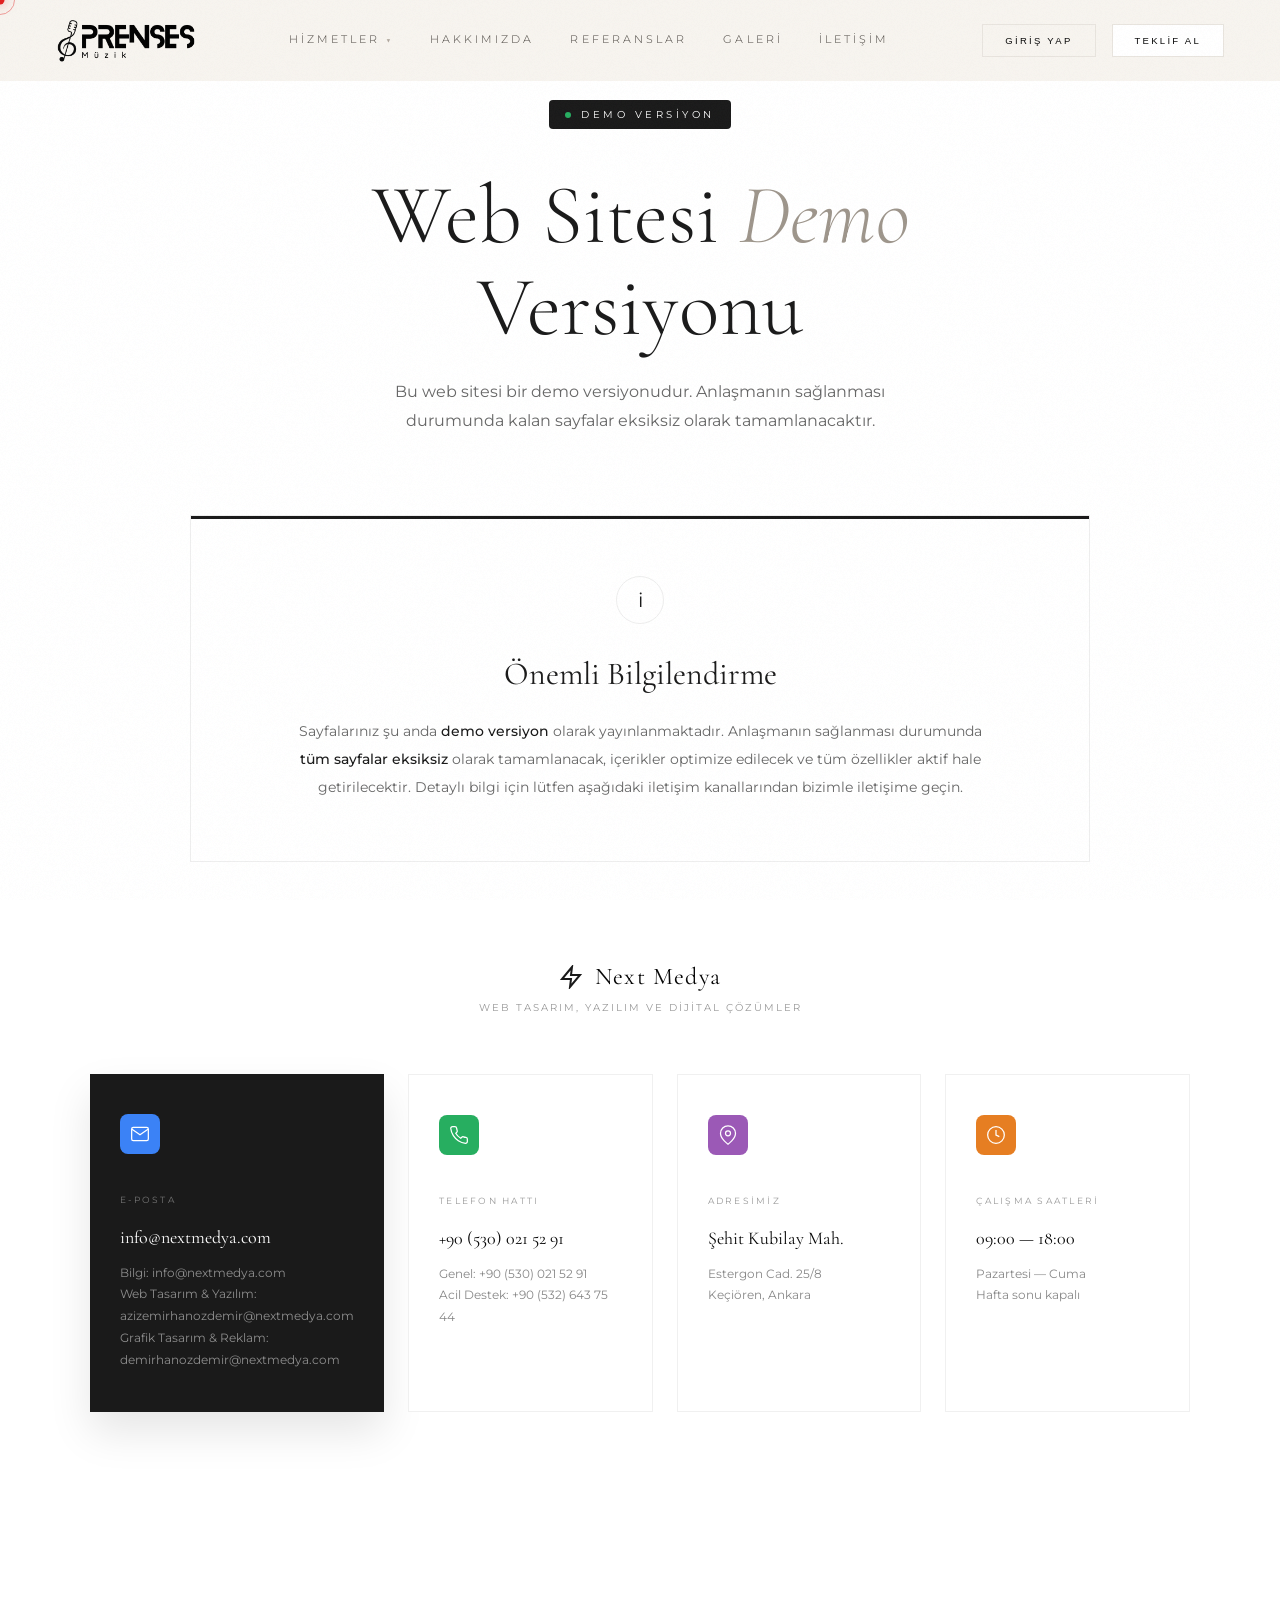
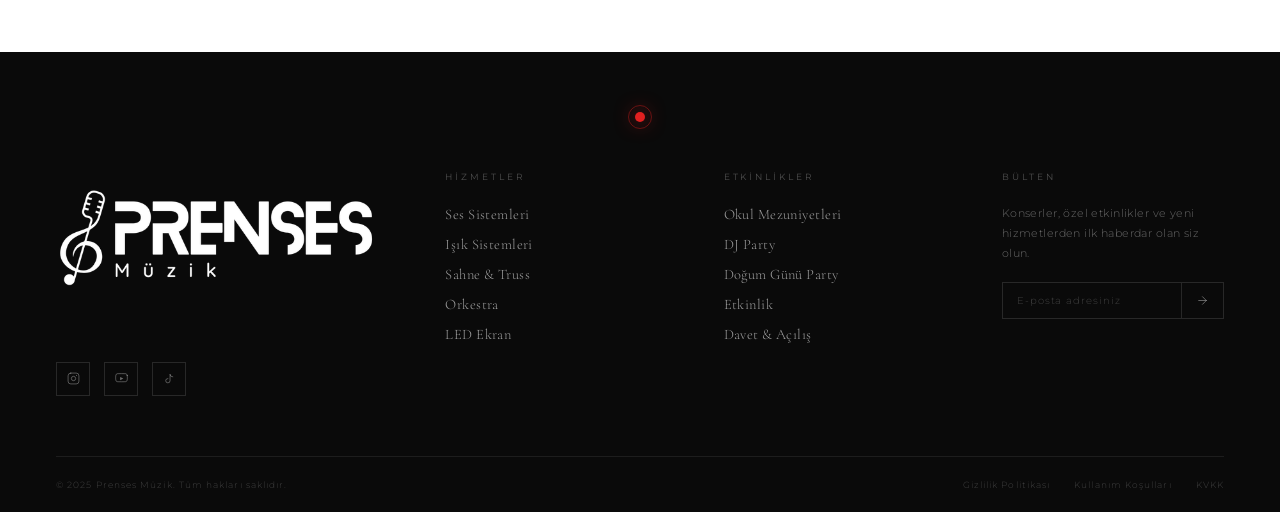
<file: demo.html>
<!DOCTYPE html>
<html lang="tr">
<head>
  <meta charset="UTF-8">
  <meta name="viewport" content="width=device-width, initial-scale=1.0">
  <title>Demo Versiyon — Prenses Müzik</title>
  <link href="https://fonts.googleapis.com/css2?family=Cormorant+Garamond:ital,wght@0,200;0,300;0,400;0,500;1,200;1,300;1,400;1,500&family=Montserrat:wght@200;300;400;500&display=swap" rel="stylesheet">
  <link rel="stylesheet" href="css/global.css">
  <link rel="stylesheet" href="css/nav.css">
  <link rel="stylesheet" href="css/footer.css">
  <link rel="stylesheet" href="css/demo.css">
</head>
<body>

  <!-- Custom Cursor -->
  <div id="cursor" class="cur"></div>
  <div id="cursor-ring" class="cur-r"></div>

  <header id="site-header">
    <div class="header-inner">
      <a href="index.html" class="logo">
        <img src="img/prenses-müzik-logo.png" alt="Prenses Müzik" class="logo-img">
      </a>

      <nav>
        <div class="nav-item" id="hizmetler-item">
          <a href="hizmetlerimiz.html" class="nav-link" id="hizmetler-trigger">
            HİZMETLER <span class="arrow">&#9660;</span>
          </a>
        </div>
        <div class="nav-item">
          <a href="hakkimizda.html" class="nav-link">HAKKIMIZDA</a>
        </div>
        <div class="nav-item">
          <a href="referanslar.html" class="nav-link">REFERANSLAR</a>
        </div>
        <div class="nav-item">
          <a href="demo.html" class="nav-link">GALERİ</a>
        </div>
        <div class="nav-item">
          <a href="iletisim.html" class="nav-link">İLETİŞİM</a>
        </div>
      </nav>

      <div class="header-cta">
        <button class="btn-ghost">Giriş Yap</button>
        <button class="btn-solid">Teklif Al</button>
      </div>

      <button class="hamburger" id="hamburger" aria-label="Menü">
        <span></span><span></span><span></span>
      </button>
    </div>

    <!-- Mobile Menu -->
    <div class="mobile-menu" id="mobile-menu">
      <div class="mobile-nav-link" id="mobile-hizmetler-toggle">
        HİZMETLER <span class="arrow">&#9660;</span>
      </div>
      <div class="mobile-services" id="mobile-services">
        <a href="ses-sistemleri.html" class="mobile-service-link"><span class="mobile-service-name">Ses Sistemleri</span></a>
        <a href="demo.html" class="mobile-service-link"><span class="mobile-service-name">Işık Sistemleri</span></a>
        <a href="demo.html" class="mobile-service-link"><span class="mobile-service-name">Sahne &amp; Truss Sistemleri</span></a>
        <a href="demo.html" class="mobile-service-link"><span class="mobile-service-name">Orkestra</span></a>
        <a href="demo.html" class="mobile-service-link"><span class="mobile-service-name">LED Ekran</span></a>
        <a href="demo.html" class="mobile-service-link"><span class="mobile-service-name">Okul Mezuniyetleri</span></a>
        <a href="demo.html" class="mobile-service-link"><span class="mobile-service-name">DJ Party</span></a>
        <a href="demo.html" class="mobile-service-link"><span class="mobile-service-name">Doğum Günü Party</span></a>
        <a href="demo.html" class="mobile-service-link"><span class="mobile-service-name">Etkinlik</span></a>
        <a href="demo.html" class="mobile-service-link"><span class="mobile-service-name">Davet &amp; Açılış</span></a>
      </div>
      <a href="hakkimizda.html" class="mobile-plain-link">HAKKIMIZDA</a>
      <a href="referanslar.html" class="mobile-plain-link">REFERANSLAR</a>
      <a href="demo.html" class="mobile-plain-link">GALERİ</a>
      <a href="iletisim.html" class="mobile-plain-link">İLETİŞİM</a>
      <div class="mobile-btns">
        <button class="btn-ghost">Giriş Yap</button>
        <button class="btn-solid">Teklif Al</button>
      </div>
    </div>
  </header>

  <!-- Mega Menu -->
  <div class="mega-overlay" id="mega-overlay"></div>
  <div class="mega-menu" id="mega-menu" role="dialog" aria-label="Hizmetler menüsü">
    <div class="mega-left">
      <div class="mega-left-top">
        <p class="mega-label">Hizmetlerimiz</p>
        <h2 class="mega-title">Sahneyi<br><em>Bize</em><br>Bırakın</h2>
        <div class="mega-divider"></div>
        <p class="mega-desc">Profesyonel ekipman ve uzman kadromuzla etkinliğinizi unutulmaz kılıyoruz.</p>
      </div>
      <a href="hizmetlerimiz.html" class="mega-cta">
        Tüm hizmetleri gör
        <svg viewBox="0 0 24 24" stroke-width="1.5" stroke-linecap="round" stroke-linejoin="round">
          <path d="M5 12h14M12 5l7 7-7 7"/>
        </svg>
      </a>
    </div>
    <div class="mega-right">
      <p class="mega-right-label">Kategori seçin</p>
      <div class="services-grid">
        <a href="ses-sistemleri.html" class="service-item">
          <div class="service-icon"><svg viewBox="0 0 24 24"><rect x="3" y="7" width="6" height="10" rx="1"/><path d="M9 9l6-5v16l-6-5"/><path d="M15 9a4 4 0 0 1 0 6"/><path d="M17 6a8 8 0 0 1 0 12"/></svg></div>
          <div class="service-info"><span class="service-name">Ses Sistemleri</span><span class="service-tag">Profesyonel Ses</span></div>
        </a>
        <a href="demo.html" class="service-item">
          <div class="service-icon"><svg viewBox="0 0 24 24"><path d="M12 2v2M12 20v2M4.93 4.93l1.41 1.41M17.66 17.66l1.41 1.41M2 12h2M20 12h2M4.93 19.07l1.41-1.41M17.66 6.34l1.41-1.41"/><circle cx="12" cy="12" r="4"/></svg></div>
          <div class="service-info"><span class="service-name">Işık Sistemleri</span><span class="service-tag">Sahne Aydınlatma</span></div>
        </a>
        <a href="demo.html" class="service-item">
          <div class="service-icon"><svg viewBox="0 0 24 24"><rect x="2" y="16" width="20" height="4" rx="1"/><path d="M6 16V8h3v8M15 16V8h3v8"/><path d="M9 10h6"/></svg></div>
          <div class="service-info"><span class="service-name">Sahne &amp; Truss</span><span class="service-tag">Yapısal Sistemler</span></div>
        </a>
        <a href="demo.html" class="service-item">
          <div class="service-icon"><svg viewBox="0 0 24 24"><path d="M9 17H5a2 2 0 0 0 0 4h2a2 2 0 0 0 2-2V5l12-2v14"/><circle cx="18" cy="17" r="2"/><path d="M9 17V5l12-2v12"/></svg></div>
          <div class="service-info"><span class="service-name">Orkestra</span><span class="service-tag">Canlı Müzik</span></div>
        </a>
        <a href="demo.html" class="service-item">
          <div class="service-icon"><svg viewBox="0 0 24 24"><rect x="2" y="3" width="20" height="14" rx="2"/><path d="M8 21h8M12 17v4"/></svg></div>
          <div class="service-info"><span class="service-name">LED Ekran</span><span class="service-tag">Görsel Sistemler</span></div>
        </a>
        <a href="demo.html" class="service-item">
          <div class="service-icon"><svg viewBox="0 0 24 24"><path d="M22 10L12 5 2 10l10 5 10-5z"/><path d="M6 12v6c3 2 9 2 12 0v-6"/><path d="M22 10v6"/></svg></div>
          <div class="service-info"><span class="service-name">Okul Mezuniyetleri</span><span class="service-tag">Özel Törener</span></div>
        </a>
        <a href="demo.html" class="service-item">
          <div class="service-icon"><svg viewBox="0 0 24 24"><path d="M3 18v-6a9 9 0 0 1 18 0v6"/><path d="M21 19a2 2 0 0 1-2 2h-1a2 2 0 0 1-2-2v-3a2 2 0 0 1 2-2h3z"/><path d="M3 19a2 2 0 0 0 2 2h1a2 2 0 0 0 2-2v-3a2 2 0 0 0-2-2H3z"/></svg></div>
          <div class="service-info"><span class="service-name">DJ Party</span><span class="service-tag">Dans &amp; Eğlence</span></div>
        </a>
        <a href="demo.html" class="service-item">
          <div class="service-icon"><svg viewBox="0 0 24 24"><path d="M20 21v-8a2 2 0 0 0-2-2H6a2 2 0 0 0-2 2v8"/><path d="M4 16s.5-1 2-1 2.5 2 4 2 2.5-2 4-2 2 1 2 1"/><path d="M2 21h20"/><path d="M7 8v2M12 8v2M17 8v2M7 4a1 1 0 1 1 0-2 1 1 0 0 1 0 2z"/><path d="M12 4a1 1 0 1 1 0-2 1 1 0 0 1 0 2zM17 4a1 1 0 1 1 0-2 1 1 0 0 1 0 2z"/></svg></div>
          <div class="service-info"><span class="service-name">Doğum Günü Party</span><span class="service-tag">Kutlama Organizasyonu</span></div>
        </a>
        <a href="demo.html" class="service-item">
          <div class="service-icon"><svg viewBox="0 0 24 24"><polygon points="12 2 15.09 8.26 22 9.27 17 14.14 18.18 21.02 12 17.77 5.82 21.02 7 14.14 2 9.27 8.91 8.26 12 2"/></svg></div>
          <div class="service-info"><span class="service-name">Etkinlik</span><span class="service-tag">Kurumsal &amp; Özel</span></div>
        </a>
        <a href="demo.html" class="service-item">
          <div class="service-icon"><svg viewBox="0 0 24 24"><path d="M6 2L3 6v14a2 2 0 0 0 2 2h14a2 2 0 0 0 2-2V6l-3-4z"/><line x1="3" y1="6" x2="21" y2="6"/><path d="M16 10a4 4 0 0 1-8 0"/></svg></div>
          <div class="service-info"><span class="service-name">Davet &amp; Açılış</span><span class="service-tag">Açılış Törenleri</span></div>
        </a>
      </div>
    </div>
  </div>

  <main>
    <section class="demo-page">
      <div class="demo-badge">Demo Versiyon</div>
      
      <div class="demo-hero">
        <h1>Web Sitesi <em>Demo</em> Versiyonu</h1>
        <p>Bu web sitesi bir demo versiyonudur. Anlaşmanın sağlanması durumunda kalan sayfalar eksiksiz olarak tamamlanacaktır.</p>
      </div>

      <div class="info-box">
          <div class="info-icon">i</div>
          <h2>Önemli Bilgilendirme</h2>
          <p>
            Sayfalarınız şu anda <strong>demo versiyon</strong> olarak yayınlanmaktadır. Anlaşmanın sağlanması durumunda 
            <strong>tüm sayfalar eksiksiz</strong> olarak tamamlanacak, içerikler optimize edilecek ve tüm özellikler aktif hale getirilecektir.
            Detaylı bilgi için lütfen aşağıdaki iletişim kanallarından bizimle iletişime geçin.
          </p>
      </div>

      <div class="provider-branding">
          <div class="provider-brand-top">
              <svg viewBox="0 0 24 24" fill="none" stroke="#1a1a1a" stroke-width="2">
                <path d="M13 2L3 14h9l-1 8 10-12h-9l1-8z"/>
              </svg>
              <span class="provider-name">Next Medya</span>
          </div>
          <p class="provider-tagline">Web Tasarım, Yazılım ve Dijital Çözümler</p>
      </div>

      <div class="contact-grid">
          <div class="contact-card dark">
              <div class="card-icon">
                  <svg viewBox="0 0 24 24"><path d="M4 4h16c1.1 0 2 .9 2 2v12c0 1.1-.9 2-2 2H4c-1.1 0-2-.9-2-2V6c0-1.1.9-2 2-2z"/><path d="M22 6l-10 7L2 6"/></svg>
              </div>
              <span class="card-label">E-Posta</span>
              <div class="card-title">info@nextmedya.com</div>
              <div class="card-desc">
                  Bilgi: info@nextmedya.com<br>
                  Web Tasarım & Yazılım:<br>
                  azizemirhanozdemir@nextmedya.com<br>
                  Grafik Tasarım & Reklam:<br>
                  demirhanozdemir@nextmedya.com
              </div>
          </div>

          <div class="contact-card phone">
              <div class="card-icon">
                  <svg viewBox="0 0 24 24"><path d="M22 16.92v3a2 2 0 0 1-2.18 2 19.79 19.79 0 0 1-8.63-3.07 19.5 19.5 0 0 1-6-6 19.79 19.79 0 0 1-3.07-8.67A2 2 0 0 1 4.11 2h3a2 2 0 0 1 2 1.72 12.84 12.84 0 0 0 .7 2.81 2 2 0 0 1-.45 2.11L8.09 9.91a16 16 0 0 0 6 6l1.27-1.27a2 2 0 0 1 2.11-.45 12.84 12.84 0 0 0 2.81.7A2 2 0 0 1 22 16.92z"/></svg>
              </div>
              <span class="card-label">Telefon Hattı</span>
              <div class="card-title">+90 (530) 021 52 91</div>
              <div class="card-desc">
                  Genel: +90 (530) 021 52 91<br>
                  Acil Destek: +90 (532) 643 75 44
              </div>
          </div>

          <div class="contact-card address">
              <div class="card-icon">
                  <svg viewBox="0 0 24 24"><path d="M21 10c0 7-9 13-9 13s-9-6-9-13a9 9 0 0 1 18 0z"/><circle cx="12" cy="10" r="3"/></svg>
              </div>
              <span class="card-label">Adresimiz</span>
              <div class="card-title">Şehit Kubilay Mah.</div>
              <div class="card-desc">
                  Estergon Cad. 25/8<br>
                  Keçiören, Ankara
              </div>
          </div>

          <div class="contact-card hours">
              <div class="card-icon">
                  <svg viewBox="0 0 24 24"><circle cx="12" cy="12" r="10"/><path d="M12 6v6l4 2"/></svg>
              </div>
              <span class="card-label">Çalışma Saatleri</span>
              <div class="card-title">09:00 — 18:00</div>
              <div class="card-desc">
                  Pazartesi — Cuma<br>
                  Hafta sonu kapalı
              </div>
          </div>
      </div>

    </section>
  </main>

  <!-- ══════════ FOOTER ══════════ -->
  <footer>
    <div class="footer-accent-dot"></div>
    <div class="footer-grid">
      <div class="footer-brand">
        <div class="footer-logo">
          <img src="img/prenses-müzik-logo-beyaz.png" alt="Prenses Müzik">
        </div>

        <div class="footer-social">
          <a href="demo.html" class="social-btn" aria-label="Instagram"><svg viewBox="0 0 24 24"><rect x="2" y="2" width="20" height="20" rx="5" ry="5" stroke-linecap="round"/><circle cx="12" cy="12" r="4"/><circle cx="17.5" cy="6.5" r="1" fill="currentColor" stroke="none"/></svg></a>
          <a href="demo.html" class="social-btn" aria-label="YouTube"><svg viewBox="0 0 24 24"><path d="M22.5 6.4s-.2-1.6-.9-2.3c-.9-.9-1.8-.9-2.3-1C17 3 12 3 12 3s-5 0-7.3.1c-.5.1-1.5.1-2.3 1-.7.7-.9 2.3-.9 2.3S1.2 8.1 1.2 9.8v1.5c0 1.7.3 3.4.3 3.4s.2 1.6.9 2.3c.9.9 2 .8 2.5.9C6.2 18 12 18 12 18s5 0 7.3-.1c.5-.1 1.5-.1 2.3-1 .7-.7.9-2.3.9-2.3s.3-1.7.3-3.4V9.8c0-1.7-.3-3.4-.3-3.4z" stroke-linecap="round"/><polygon points="9.5,15 15.5,12 9.5,9" fill="currentColor" stroke="none"/></svg></a>
          <a href="demo.html" class="social-btn" aria-label="TikTok"><svg viewBox="0 0 24 24"><path d="M9 12a4 4 0 1 0 4 4V4a5 5 0 0 0 5 5" stroke-linecap="round" stroke-linejoin="round"/></svg></a>
        </div>
      </div>
      <div class="footer-col">
        <h4>HİZMETLER</h4>
        <ul>
          <li><a href="ses-sistemleri.html">Ses Sistemleri</a></li>
          <li><a href="demo.html">Işık Sistemleri</a></li>
          <li><a href="demo.html">Sahne &amp; Truss</a></li>
          <li><a href="demo.html">Orkestra</a></li>
          <li><a href="demo.html">LED Ekran</a></li>
        </ul>
      </div>
      <div class="footer-col">
        <h4>ETKİNLİKLER</h4>
        <ul>
          <li><a href="demo.html">Okul Mezuniyetleri</a></li>
          <li><a href="demo.html">DJ Party</a></li>
          <li><a href="demo.html">Doğum Günü Party</a></li>
          <li><a href="demo.html">Etkinlik</a></li>
          <li><a href="demo.html">Davet &amp; Açılış</a></li>
        </ul>
      </div>
      <div class="footer-newsletter">
        <h4>BÜLTEN</h4>
        <p>Konserler, özel etkinlikler ve yeni hizmetlerden ilk haberdar olan siz olun.</p>
        <div class="nl-form">
          <input type="email" placeholder="E-posta adresiniz" />
          <button aria-label="Abone ol"><svg viewBox="0 0 24 24" stroke-linecap="round" stroke-linejoin="round"><path d="M5 12h14M12 5l7 7-7 7"/></svg></button>
        </div>
      </div>
    </div>
    <div class="footer-bottom">
      <p>© 2025 Prenses Müzik. Tüm hakları saklıdır.</p>
      <div class="footer-bottom-links"><a href="demo.html">Gizlilik Politikası</a><a href="demo.html">Kullanım Koşulları</a><a href="demo.html">KVKK</a></div>
    </div>
  </footer>

  <script src="js/main.js"></script>
</body>
</html>
</file>
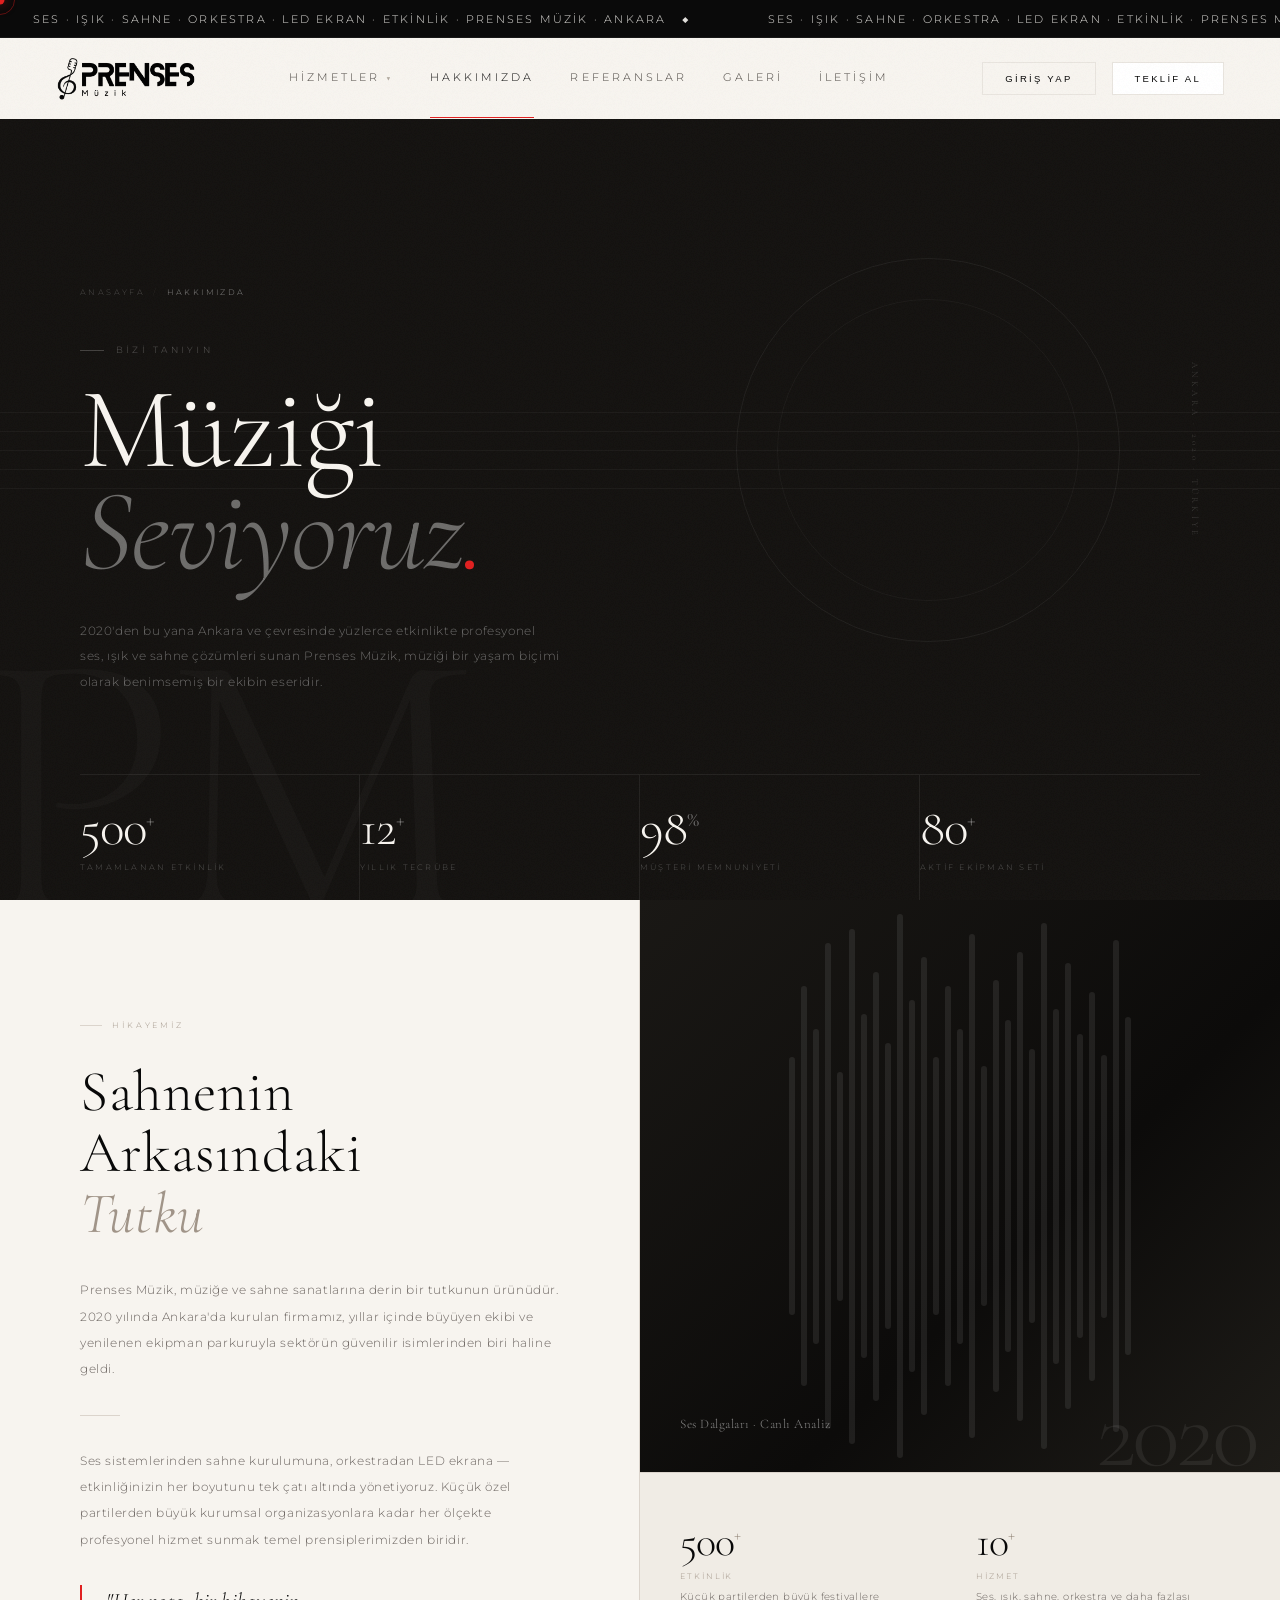
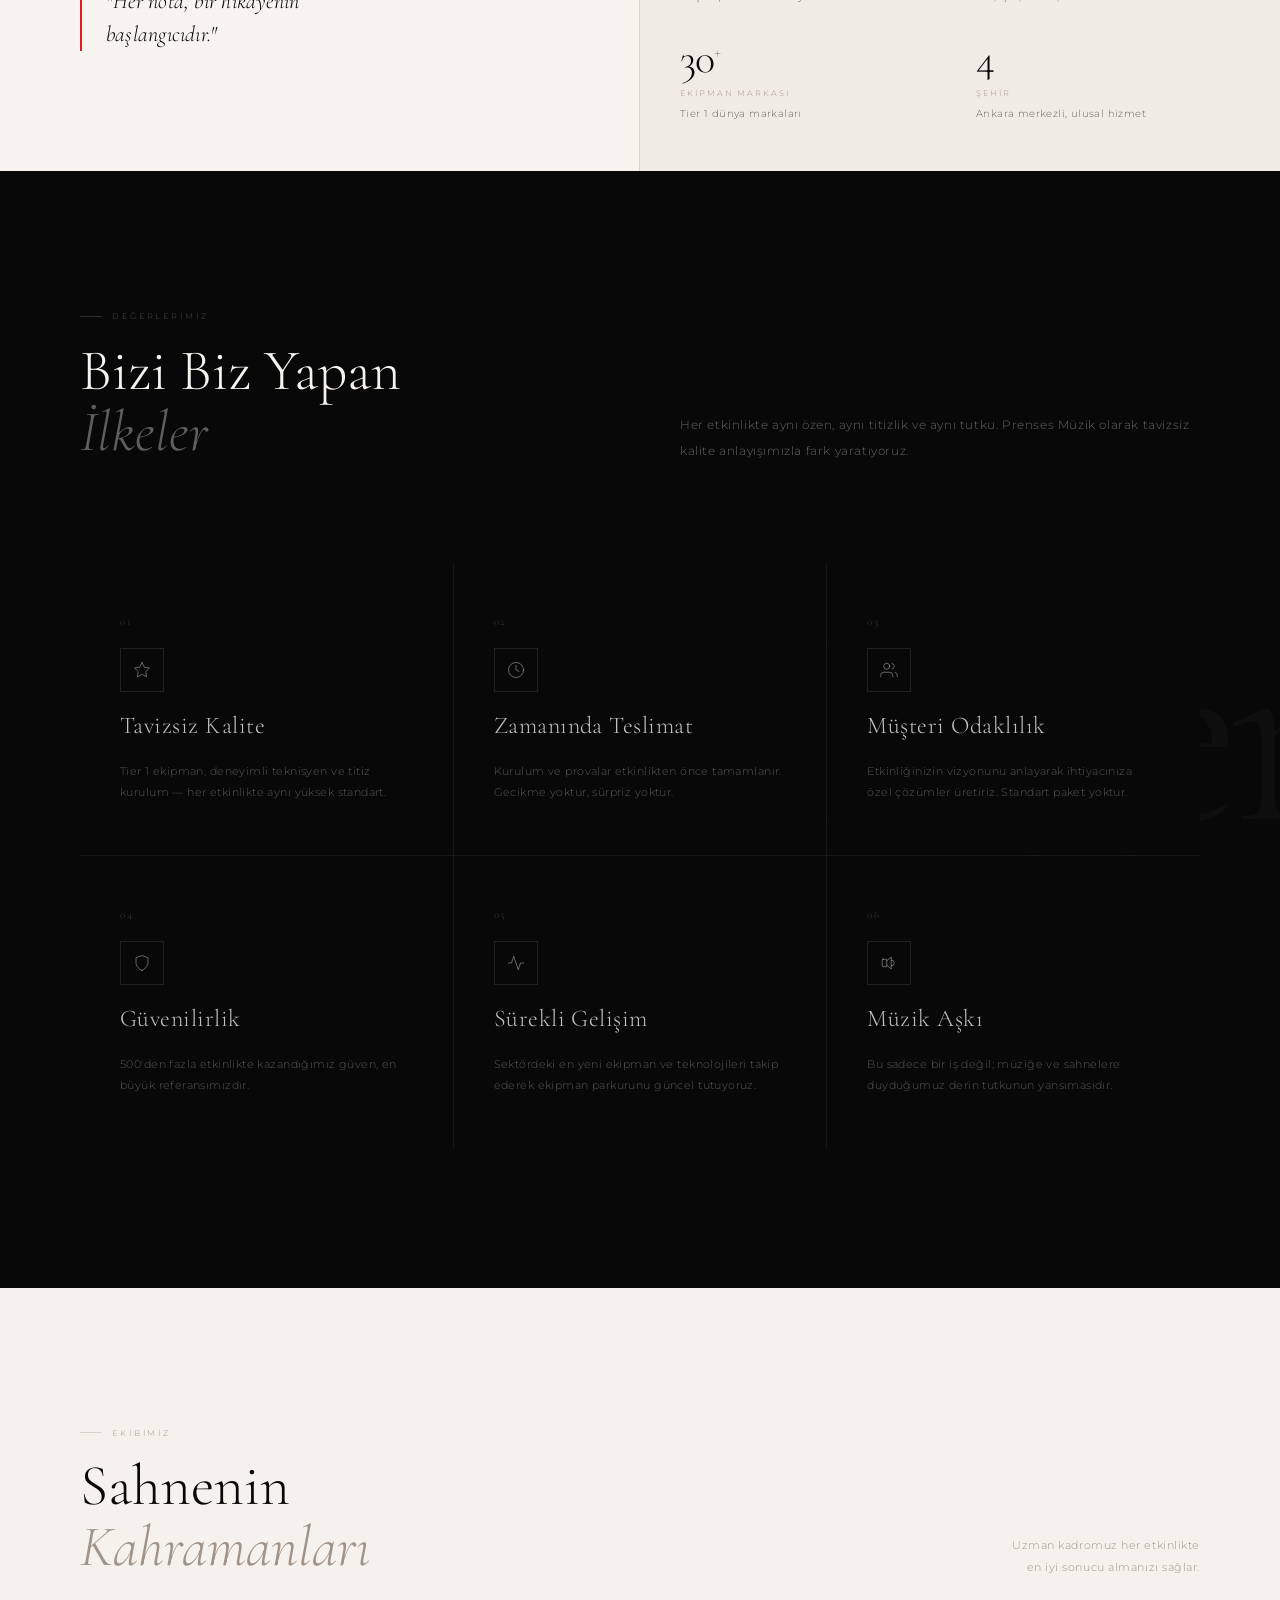
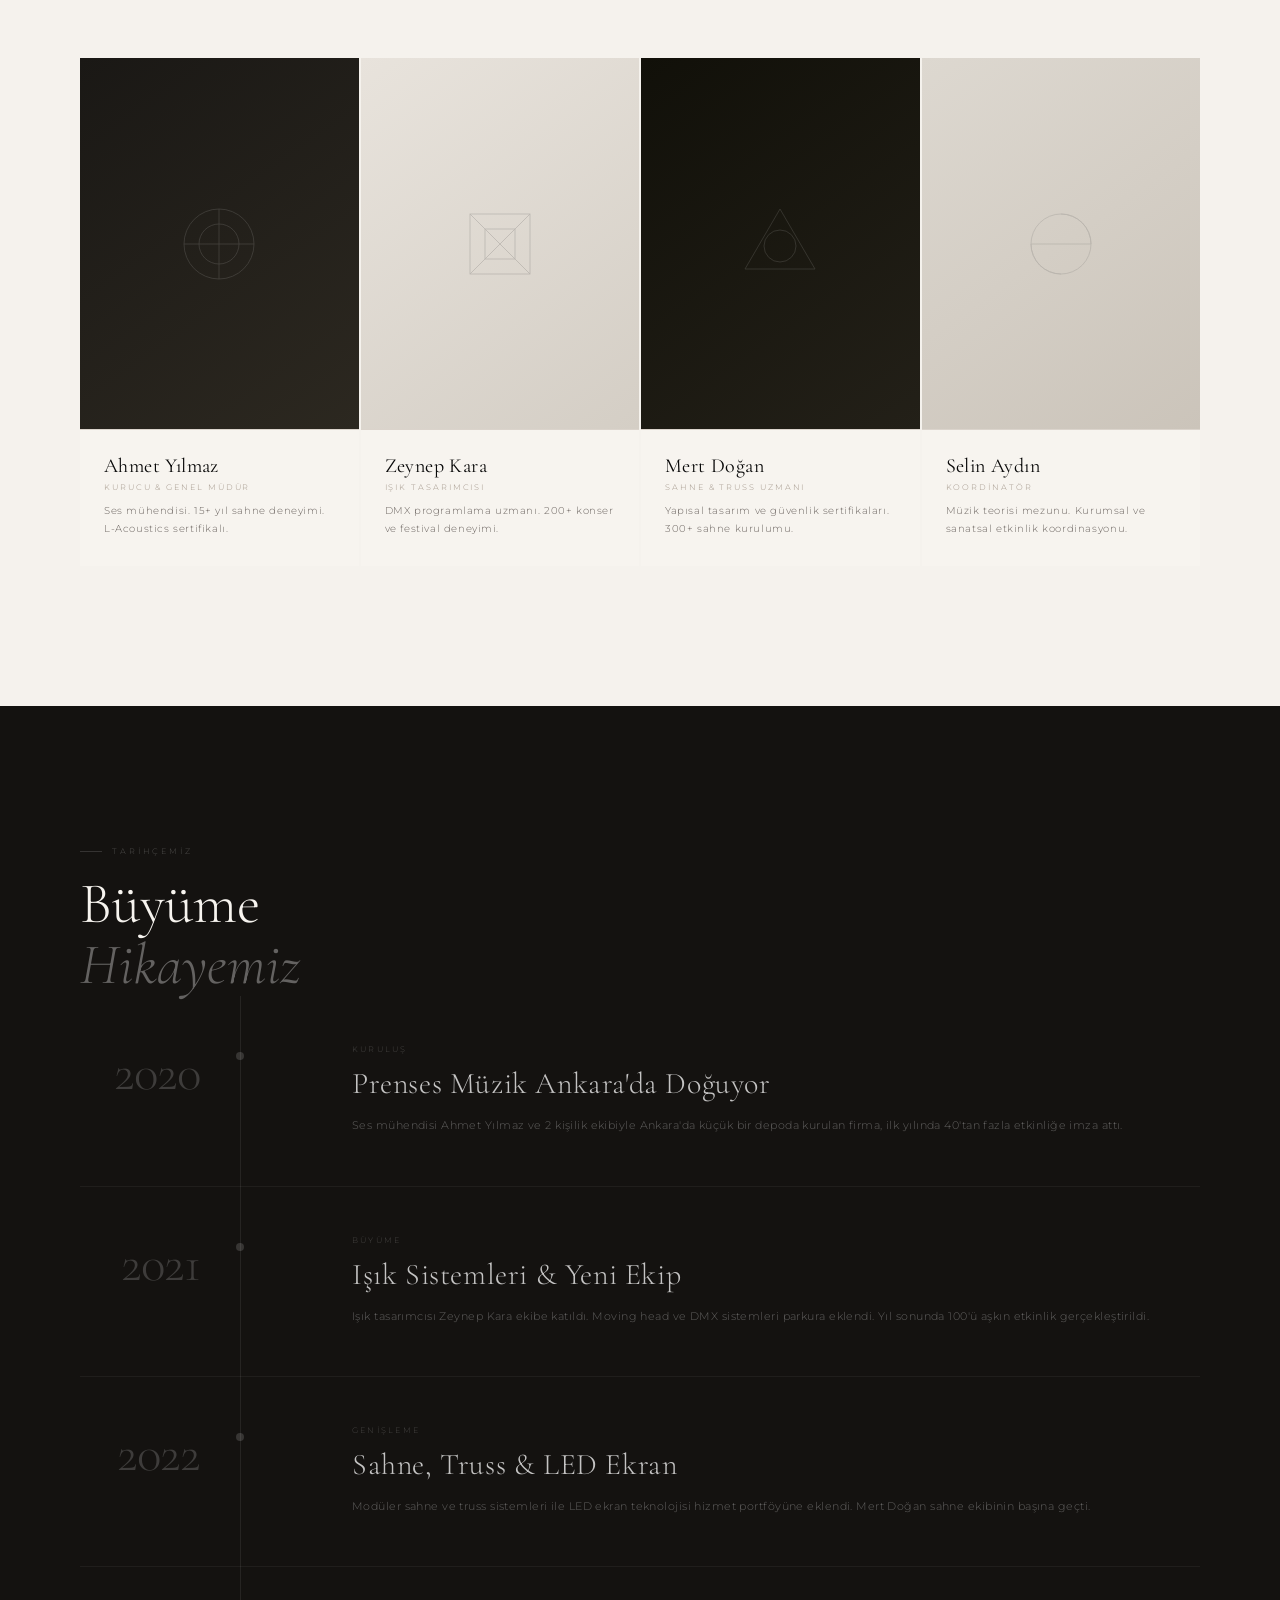
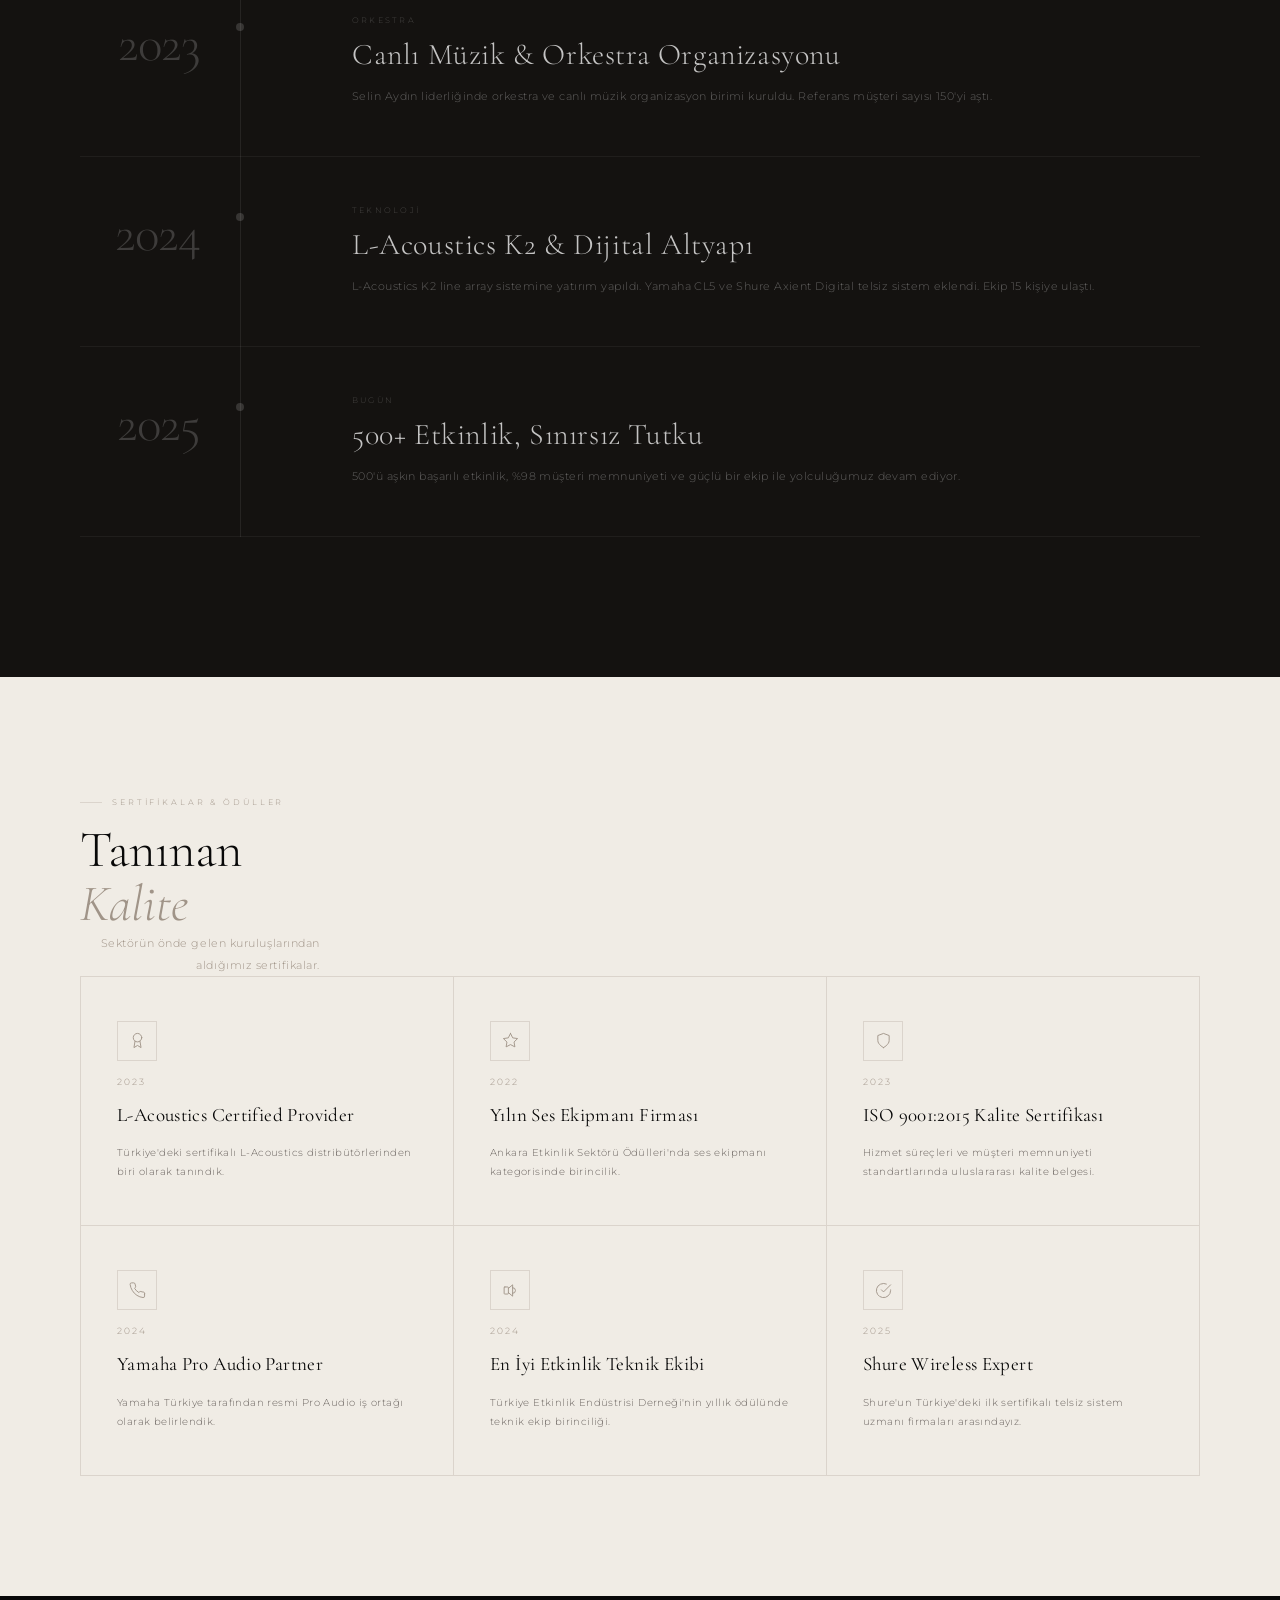
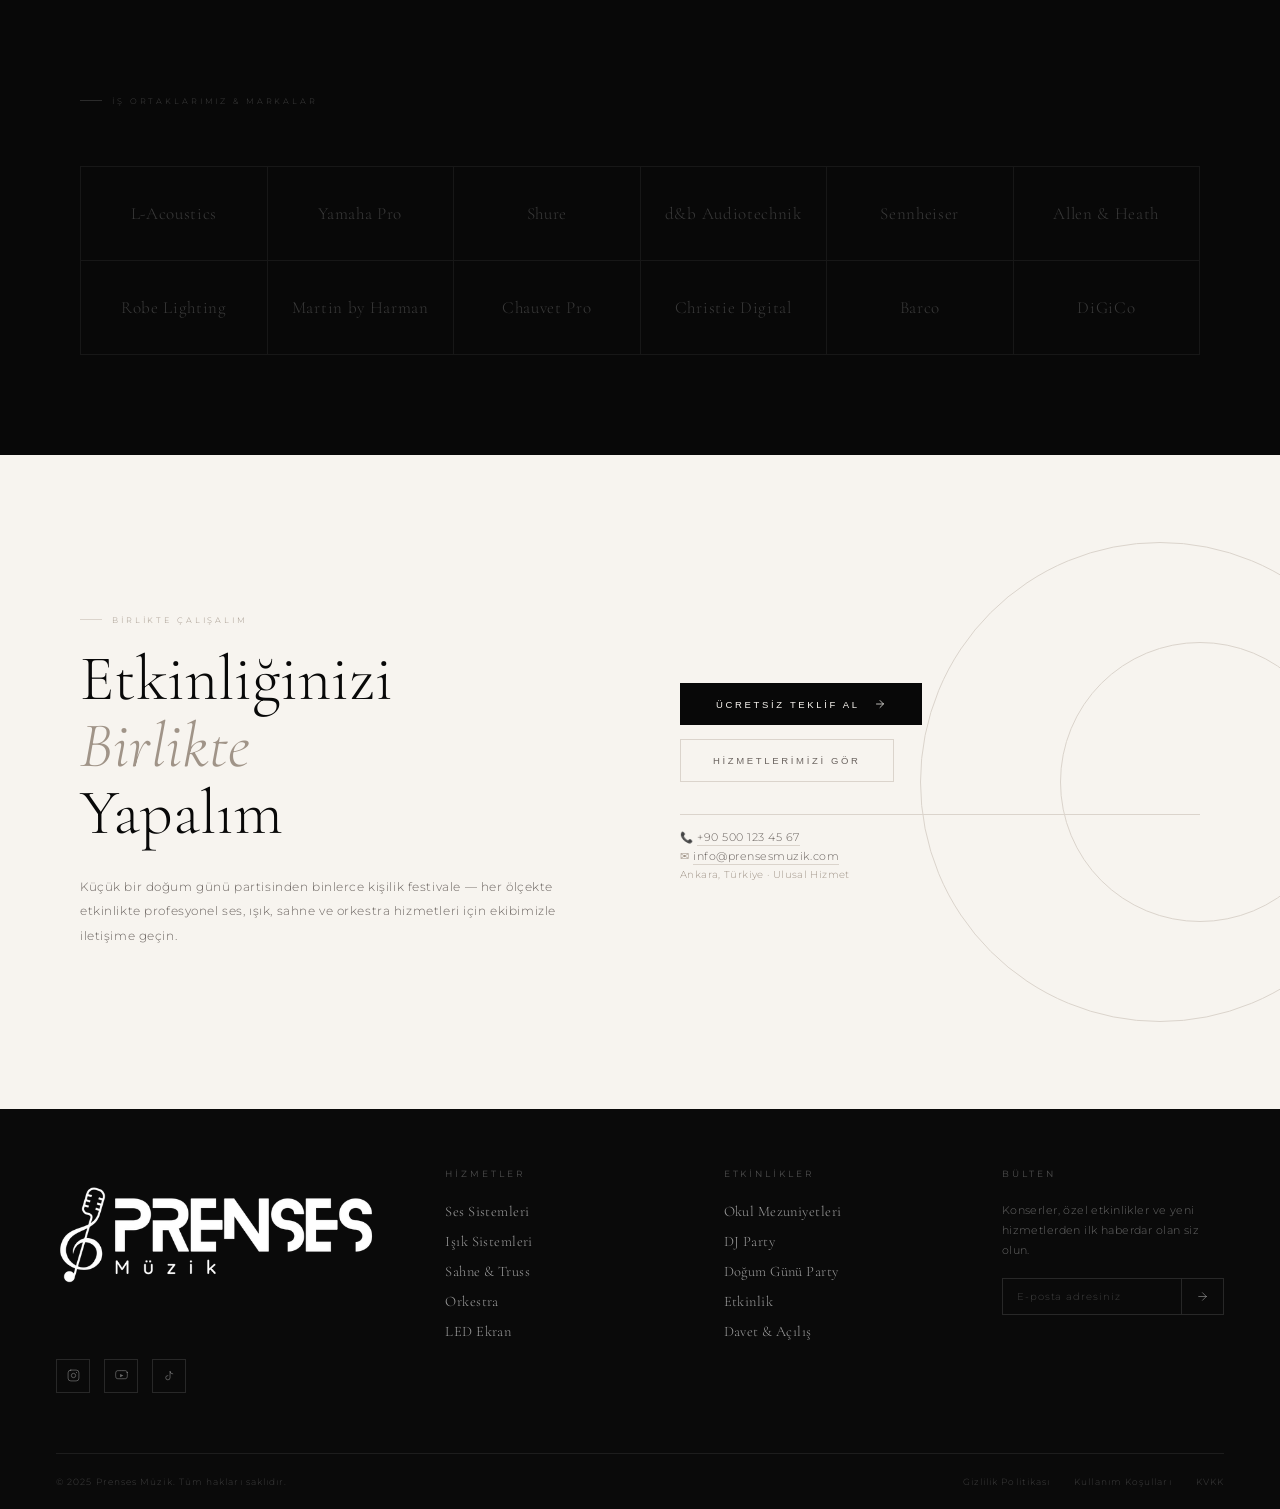
<file: hakkimizda.html>
<!DOCTYPE html>
<html lang="tr">
<head>
  <meta charset="UTF-8">
  <meta name="viewport" content="width=device-width, initial-scale=1.0">
  <title>Hakkımızda — Prenses Müzik</title>
  <link href="https://fonts.googleapis.com/css2?family=Cormorant+Garamond:ital,wght@0,200;0,300;0,400;0,500;1,200;1,300;1,400;1,500&family=Montserrat:wght@200;300;400;500&display=swap" rel="stylesheet">
  <link rel="stylesheet" href="css/global.css">
  <link rel="stylesheet" href="css/nav.css">
  <link rel="stylesheet" href="css/footer.css">
  <link rel="stylesheet" href="css/hakkimizda.css">
  <link rel="stylesheet" href="css/topbar.css">
  <link rel="stylesheet" href="css/bottom-bar.css">
</head>
<body>

  <!-- Top bar — siyah, kayan yazı -->
  <div class="site-topbar" aria-hidden="true">
    <div class="topbar-marquee-wrap">
      <div class="topbar-marquee">Ses · Işık · Sahne · Orkestra · LED Ekran · Etkinlik · Prenses Müzik · Ankara &nbsp;&nbsp;◆&nbsp;&nbsp;</div>
      <div class="topbar-marquee">Ses · Işık · Sahne · Orkestra · LED Ekran · Etkinlik · Prenses Müzik · Ankara &nbsp;&nbsp;◆&nbsp;&nbsp;</div>
    </div>
  </div>

  <!-- Custom Cursor -->
  <div id="cursor" class="cur"></div>
  <div id="cursor-ring" class="cur-r"></div>

  <!-- ══════════════════ HEADER ══════════════════ -->
  <header id="site-header">
    <div class="header-inner">
      <a href="index.html" class="logo">
        <img src="img/prenses-müzik-logo.png" alt="Prenses Müzik" class="logo-img">
      </a>

      <nav>
        <div class="nav-item" id="hizmetler-item">
          <a href="hizmetlerimiz.html" class="nav-link" id="hizmetler-trigger">
            Hizmetler <span class="arrow">&#9660;</span>
          </a>
        </div>
        <div class="nav-item active">
          <a href="hakkimizda.html" class="nav-link">Hakkımızda</a>
        </div>
        <div class="nav-item">
          <a href="referanslar.html" class="nav-link">Referanslar</a>
        </div>
        <div class="nav-item">
          <a href="demo.html" class="nav-link">Galeri</a>
        </div>
        <div class="nav-item">
          <a href="iletisim.html" class="nav-link">İletişim</a>
        </div>
      </nav>

      <div class="header-cta">
        <button class="btn-ghost">Giriş Yap</button>
        <button class="btn-solid">Teklif Al</button>
      </div>

      <button class="hamburger" id="hamburger" aria-label="Menü">
        <span></span><span></span><span></span>
      </button>
    </div>

    <!-- Mobile Menu -->
    <div class="mobile-menu" id="mobile-menu">
      <div class="mobile-nav-link" id="mobile-hizmetler-toggle">
        Hizmetler <span class="arrow">&#9660;</span>
      </div>
      <div class="mobile-services" id="mobile-services">
        <a href="hizmetlerimiz.html" class="mobile-service-link" style="border-bottom: 1px solid rgba(0,0,0,0.05); background: rgba(0,0,0,0.02);"><span class="mobile-service-name" style="font-weight: 500; color: #0a0a0a;">Tüm Hizmetleri Gör →</span></a>
        <a href="ses-sistemleri.html" class="mobile-service-link"><span class="mobile-service-name">Ses Sistemleri</span></a>
        <a href="demo.html" class="mobile-service-link"><span class="mobile-service-name">Işık Sistemleri</span></a>
        <a href="demo.html" class="mobile-service-link"><span class="mobile-service-name">Sahne &amp; Truss Sistemleri</span></a>
        <a href="demo.html" class="mobile-service-link"><span class="mobile-service-name">Orkestra</span></a>
        <a href="demo.html" class="mobile-service-link"><span class="mobile-service-name">LED Ekran</span></a>
        <a href="demo.html" class="mobile-service-link"><span class="mobile-service-name">Okul Mezuniyetleri</span></a>
        <a href="demo.html" class="mobile-service-link"><span class="mobile-service-name">DJ Party</span></a>
        <a href="demo.html" class="mobile-service-link"><span class="mobile-service-name">Doğum Günü Party</span></a>
        <a href="demo.html" class="mobile-service-link"><span class="mobile-service-name">Etkinlik</span></a>
        <a href="demo.html" class="mobile-service-link"><span class="mobile-service-name">Davet &amp; Açılış</span></a>
      </div>
      <a href="hakkimizda.html" class="mobile-plain-link active">Hakkımızda</a>
      <a href="referanslar.html" class="mobile-plain-link">Referanslar</a>
      <a href="demo.html" class="mobile-plain-link">Galeri</a>
      <a href="iletisim.html" class="mobile-plain-link">İletişim</a>
      <div class="mobile-btns">
        <button class="btn-ghost">Giriş Yap</button>
        <button class="btn-solid">Teklif Al</button>
      </div>
    </div>
  </header>

  <!-- Mega Menu -->
  <div class="mega-overlay" id="mega-overlay"></div>
  <div class="mega-menu" id="mega-menu" role="dialog" aria-label="Hizmetler menüsü">
    <div class="mega-left">
      <div class="mega-left-top">
        <p class="mega-label">Hizmetlerimiz</p>
        <h2 class="mega-title">Sahneyi<br><em>Bize</em><br>Bırakın</h2>
        <div class="mega-divider"></div>
        <p class="mega-desc">Profesyonel ekipman ve uzman kadromuzla etkinliğinizi unutulmaz kılıyoruz.</p>
      </div>
      <a href="hizmetlerimiz.html" class="mega-cta">
        Tüm hizmetleri gör
        <svg viewBox="0 0 24 24" stroke-width="1.5" stroke-linecap="round" stroke-linejoin="round">
          <path d="M5 12h14M12 5l7 7-7 7"/>
        </svg>
      </a>
    </div>
    <div class="mega-right">
      <p class="mega-right-label">Kategori seçin</p>
      <div class="services-grid">
        <a href="ses-sistemleri.html" class="service-item">
          <div class="service-icon"><svg viewBox="0 0 24 24"><rect x="3" y="7" width="6" height="10" rx="1"/><path d="M9 9l6-5v16l-6-5"/><path d="M15 9a4 4 0 0 1 0 6"/><path d="M17 6a8 8 0 0 1 0 12"/></svg></div>
          <div class="service-info"><span class="service-name">Ses Sistemleri</span><span class="service-tag">Profesyonel Ses</span></div>
        </a>
        <a href="demo.html" class="service-item">
          <div class="service-icon"><svg viewBox="0 0 24 24"><path d="M12 2v2M12 20v2M4.93 4.93l1.41 1.41M17.66 17.66l1.41 1.41M2 12h2M20 12h2M4.93 19.07l1.41-1.41M17.66 6.34l1.41-1.41"/><circle cx="12" cy="12" r="4"/></svg></div>
          <div class="service-info"><span class="service-name">Işık Sistemleri</span><span class="service-tag">Sahne Aydınlatma</span></div>
        </a>
        <a href="demo.html" class="service-item">
          <div class="service-icon"><svg viewBox="0 0 24 24"><rect x="2" y="16" width="20" height="4" rx="1"/><path d="M6 16V8h3v8M15 16V8h3v8"/><path d="M9 10h6"/></svg></div>
          <div class="service-info"><span class="service-name">Sahne &amp; Truss</span><span class="service-tag">Yapısal Sistemler</span></div>
        </a>
        <a href="demo.html" class="service-item">
          <div class="service-icon"><svg viewBox="0 0 24 24"><path d="M9 17H5a2 2 0 0 0 0 4h2a2 2 0 0 0 2-2V5l12-2v14"/><circle cx="18" cy="17" r="2"/><path d="M9 17V5l12-2v12"/></svg></div>
          <div class="service-info"><span class="service-name">Orkestra</span><span class="service-tag">Canlı Müzik</span></div>
        </a>
        <a href="demo.html" class="service-item">
          <div class="service-icon"><svg viewBox="0 0 24 24"><rect x="2" y="3" width="20" height="14" rx="2"/><path d="M8 21h8M12 17v4"/></svg></div>
          <div class="service-info"><span class="service-name">LED Ekran</span><span class="service-tag">Görsel Sistemler</span></div>
        </a>
        <a href="demo.html" class="service-item">
          <div class="service-icon"><svg viewBox="0 0 24 24"><path d="M22 10L12 5 2 10l10 5 10-5z"/><path d="M6 12v6c3 2 9 2 12 0v-6"/><path d="M22 10v6"/></svg></div>
          <div class="service-info"><span class="service-name">Okul Mezuniyetleri</span><span class="service-tag">Özel Törenler</span></div>
        </a>
        <a href="demo.html" class="service-item">
          <div class="service-icon"><svg viewBox="0 0 24 24"><path d="M3 18v-6a9 9 0 0 1 18 0v6"/><path d="M21 19a2 2 0 0 1-2 2h-1a2 2 0 0 1-2-2v-3a2 2 0 0 1 2-2h3z"/><path d="M3 19a2 2 0 0 0 2 2h1a2 2 0 0 0 2-2v-3a2 2 0 0 0-2-2H3z"/></svg></div>
          <div class="service-info"><span class="service-name">DJ Party</span><span class="service-tag">Dans &amp; Eğlence</span></div>
        </a>
        <a href="demo.html" class="service-item">
          <div class="service-icon"><svg viewBox="0 0 24 24"><path d="M20 21v-8a2 2 0 0 0-2-2H6a2 2 0 0 0-2 2v8"/><path d="M4 16s.5-1 2-1 2.5 2 4 2 2.5-2 4-2 2 1 2 1"/><path d="M2 21h20"/><path d="M7 8v2M12 8v2M17 8v2M7 4a1 1 0 1 1 0-2 1 1 0 0 1 0 2z"/><path d="M12 4a1 1 0 1 1 0-2 1 1 0 0 1 0 2zM17 4a1 1 0 1 1 0-2 1 1 0 0 1 0 2z"/></svg></div>
          <div class="service-info"><span class="service-name">Doğum Günü Party</span><span class="service-tag">Kutlama Organizasyonu</span></div>
        </a>
        <a href="demo.html" class="service-item">
          <div class="service-icon"><svg viewBox="0 0 24 24"><polygon points="12 2 15.09 8.26 22 9.27 17 14.14 18.18 21.02 12 17.77 5.82 21.02 7 14.14 2 9.27 8.91 8.26 12 2"/></svg></div>
          <div class="service-info"><span class="service-name">Etkinlik</span><span class="service-tag">Kurumsal &amp; Özel</span></div>
        </a>
        <a href="demo.html" class="service-item">
          <div class="service-icon"><svg viewBox="0 0 24 24"><path d="M6 2L3 6v14a2 2 0 0 0 2 2h14a2 2 0 0 0 2-2V6l-3-4z"/><line x1="3" y1="6" x2="21" y2="6"/><path d="M16 10a4 4 0 0 1-8 0"/></svg></div>
          <div class="service-info"><span class="service-name">Davet &amp; Açılış</span><span class="service-tag">Açılış Törenleri</span></div>
        </a>
      </div>
    </div>
  </div>

  <main>
    <!-- ══════════════════════════════════════
         § 1  HERO
    ══════════════════════════════════════ -->
    <section class="hero">
      <div class="staff">
        <div class="sl"></div><div class="sl"></div><div class="sl"></div>
        <div class="sl"></div><div class="sl"></div>
      </div>
      <div class="hero-wm">PM</div>
      <div class="hero-circle"></div>
      <div class="hero-vert">Ankara · 2020 · Türkiye</div>

      <div class="hero-content">
        <div class="hero-bc">
          <a href="index.html">Anasayfa</a>
          <span>/</span>
          <span style="color:rgba(255,255,255,.5)">Hakkımızda</span>
        </div>
        <div class="hero-eyebrow">Bizi Tanıyın</div>
        <h1 class="hero-h1">
          Müziği<em>Seviyoruz<span class="accent">.</span></em>
        </h1>
        <p class="hero-sub">
          2020'den bu yana Ankara ve çevresinde yüzlerce etkinlikte profesyonel
          ses, ışık ve sahne çözümleri sunan Prenses Müzik, müziği bir yaşam
          biçimi olarak benimsemiş bir ekibin eseridir.
        </p>
      </div>

      <div class="hero-bottom">
        <div class="hb-item">
          <div class="hb-num">500<sup>+</sup></div>
          <div class="hb-label">Tamamlanan Etkinlik</div>
        </div>
        <div class="hb-item">
          <div class="hb-num">12<sup>+</sup></div>
          <div class="hb-label">Yıllık Tecrübe</div>
        </div>
        <div class="hb-item">
          <div class="hb-num">98<sup>%</sup></div>
          <div class="hb-label">Müşteri Memnuniyeti</div>
        </div>
        <div class="hb-item">
          <div class="hb-num">80<sup>+</sup></div>
          <div class="hb-label">Aktif Ekipman Seti</div>
        </div>
      </div>
    </section>

    <!-- ══════════════════════════════════════
         § 2  HİKAYEMİZ
    ══════════════════════════════════════ -->
    <section class="story">
      <div class="story-left">
        <div class="s-eyebrow rv">Hikayemiz</div>
        <h2 class="s-title rv r1">
          Sahnenin Arkasındaki<br><em>Tutku</em>
        </h2>
        <p class="s-body rv r2">Prenses Müzik, müziğe ve sahne sanatlarına derin bir tutkunun ürünüdür. 2020 yılında Ankara'da kurulan firmamız, yıllar içinde büyüyen ekibi ve yenilenen ekipman parkuruyla sektörün güvenilir isimlerinden biri haline geldi.</p>
        <div class="s-divider rv r2"></div>
        <p class="s-body rv r3">Ses sistemlerinden sahne kurulumuna, orkestradan LED ekrana — etkinliğinizin her boyutunu tek çatı altında yönetiyoruz. Küçük özel partilerden büyük kurumsal organizasyonlara kadar her ölçekte profesyonel hizmet sunmak temel prensiplerimizden biridir.</p>
        <blockquote class="s-quote rv r4">"Her nota, bir hikayenin<br>başlangıcıdır."</blockquote>
      </div>

      <div class="story-right">
        <div class="sr-top rv-right">
          <div class="sr-top-bg"></div>
          <div class="sr-waves">
            <div class="wave-bar" style="height:45%"></div><div class="wave-bar" style="height:70%"></div>
            <div class="wave-bar" style="height:55%"></div><div class="wave-bar" style="height:85%"></div>
            <div class="wave-bar" style="height:40%"></div><div class="wave-bar" style="height:90%"></div>
            <div class="wave-bar" style="height:60%"></div><div class="wave-bar" style="height:75%"></div>
            <div class="wave-bar" style="height:50%"></div><div class="wave-bar" style="height:95%"></div>
            <div class="wave-bar" style="height:65%"></div><div class="wave-bar" style="height:80%"></div>
            <div class="wave-bar" style="height:45%"></div><div class="wave-bar" style="height:70%"></div>
            <div class="wave-bar" style="height:55%"></div><div class="wave-bar" style="height:88%"></div>
            <div class="wave-bar" style="height:42%"></div><div class="wave-bar" style="height:72%"></div>
            <div class="wave-bar" style="height:58%"></div><div class="wave-bar" style="height:82%"></div>
            <div class="wave-bar" style="height:48%"></div><div class="wave-bar" style="height:92%"></div>
            <div class="wave-bar" style="height:62%"></div><div class="wave-bar" style="height:78%"></div>
            <div class="wave-bar" style="height:53%"></div><div class="wave-bar" style="height:68%"></div>
            <div class="wave-bar" style="height:46%"></div><div class="wave-bar" style="height:86%"></div>
            <div class="wave-bar" style="height:59%"></div>
          </div>
          <div class="sr-top-label"><span>Ses Dalgaları · Canlı Analiz</span></div>
          <div class="sr-top-year">2020</div>
        </div>
        <div class="sr-bottom rv-right r1">
          <div class="srb-item"><div class="srb-num">500<sup>+</sup></div><div class="srb-label">Etkinlik</div><div class="srb-body">Küçük partilerden büyük festivallere</div></div>
          <div class="srb-item"><div class="srb-num">10<sup>+</sup></div><div class="srb-label">Hizmet</div><div class="srb-body">Ses, ışık, sahne, orkestra ve daha fazlası</div></div>
          <div class="srb-item"><div class="srb-num">30<sup>+</sup></div><div class="srb-label">Ekipman Markası</div><div class="srb-body">Tier 1 dünya markaları</div></div>
          <div class="srb-item"><div class="srb-num">4</div><div class="srb-label">Şehir</div><div class="srb-body">Ankara merkezli, ulusal hizmet</div></div>
        </div>
      </div>
    </section>

    <!-- ══════════════════════════════════════
         § 3  DEĞERLER
    ══════════════════════════════════════ -->
    <section class="values">
      <div class="values-wm">Değer</div>
      <div class="values-top">
        <div class="vt-left"><div class="v-eyebrow rv">Değerlerimiz</div><h2 class="v-title rv r1">Bizi Biz Yapan<br><em>İlkeler</em></h2></div>
        <p class="vt-right rv r2">Her etkinlikte aynı özen, aynı titizlik ve aynı tutku. Prenses Müzik olarak tavizsiz kalite anlayışımızla fark yaratıyoruz.</p>
      </div>
      <div class="values-grid">
        <div class="val-card rv"><div class="vc-num">01</div><div class="vc-icon"><svg viewBox="0 0 24 24"><polygon points="12 2 15.09 8.26 22 9.27 17 14.14 18.18 21.02 12 17.77 5.82 21.02 7 14.14 2 9.27 8.91 8.26 12 2"/></svg></div><div class="vc-title">Tavizsiz Kalite</div><p class="vc-body">Tier 1 ekipman, deneyimli teknisyen ve titiz kurulum — her etkinlikte aynı yüksek standart.</p></div>
        <div class="val-card rv r1"><div class="vc-num">02</div><div class="vc-icon"><svg viewBox="0 0 24 24"><circle cx="12" cy="12" r="10"/><polyline points="12 6 12 12 16 14"/></svg></div><div class="vc-title">Zamanında Teslimat</div><p class="vc-body">Kurulum ve provalar etkinlikten önce tamamlanır. Gecikme yoktur, sürpriz yoktur.</p></div>
        <div class="val-card rv r2"><div class="vc-num">03</div><div class="vc-icon"><svg viewBox="0 0 24 24"><path d="M17 21v-2a4 4 0 0 0-4-4H5a4 4 0 0 0-4 4v2"/><circle cx="9" cy="7" r="4"/><path d="M23 21v-2a4 4 0 0 0-3-3.87M16 3.13a4 4 0 0 1 0 7.75"/></svg></div><div class="vc-title">Müşteri Odaklılık</div><p class="vc-body">Etkinliğinizin vizyonunu anlayarak ihtiyacınıza özel çözümler üretiriz. Standart paket yoktur.</p></div>
        <div class="val-card rv r1"><div class="vc-num">04</div><div class="vc-icon"><svg viewBox="0 0 24 24"><path d="M12 22s8-4 8-10V5l-8-3-8 3v7c0 6 8 10 8 10z"/></svg></div><div class="vc-title">Güvenilirlik</div><p class="vc-body">500'den fazla etkinlikte kazandığımız güven, en büyük referansımızdır.</p></div>
        <div class="val-card rv r2"><div class="vc-num">05</div><div class="vc-icon"><svg viewBox="0 0 24 24"><polyline points="22 12 18 12 15 21 9 3 6 12 2 12"/></svg></div><div class="vc-title">Sürekli Gelişim</div><p class="vc-body">Sektördeki en yeni ekipman ve teknolojileri takip ederek ekipman parkurunu güncel tutuyoruz.</p></div>
        <div class="val-card rv r3"><div class="vc-num">06</div><div class="vc-icon"><svg viewBox="0 0 24 24"><rect x="3" y="7" width="6" height="10" rx="1"/><path d="M9 9l6-5v16l-6-5"/><path d="M15 8a4 4 0 0 1 0 8"/></svg></div><div class="vc-title">Müzik Aşkı</div><p class="vc-body">Bu sadece bir iş değil; müziğe ve sahnelere duyduğumuz derin tutkunun yansımasıdır.</p></div>
      </div>
    </section>

    <!-- ══════════════════════════════════════
         § 4  EKİBİMİZ
    ══════════════════════════════════════ -->
    <section class="team">
      <div class="team-header">
        <div class="th-left"><div class="t-eyebrow rv">Ekibimiz</div><h2 class="t-title rv r1">Sahnenin<br><em>Kahramanları</em></h2></div>
        <p class="th-right rv r2">Uzman kadromuz her etkinlikte<br>en iyi sonucu almanızı sağlar.</p>
      </div>
      <div class="team-grid">
        <div class="team-card rv">
          <div class="tc-portrait"><div class="tc-portrait-bg tc-bg-1"><svg width="80" height="80" viewBox="0 0 80 80" fill="none" style="opacity:.15"><circle cx="40" cy="40" r="35" stroke="white" stroke-width=".8"/><circle cx="40" cy="40" r="20" stroke="white" stroke-width=".8"/><line x1="5" y1="40" x2="75" y2="40" stroke="white" stroke-width=".8"/><line x1="40" y1="5" x2="40" y2="75" stroke="white" stroke-width=".8"/></svg></div><div class="tc-overlay"><div class="tc-overlay-social"><a href="demo.html" class="tcos-btn"><svg viewBox="0 0 24 24"><path d="M16 8a6 6 0 0 1 6 6v7h-4v-7a2 2 0 0 0-2-2 2 2 0 0 0-2 2v7h-4v-7a6 6 0 0 1 6-6zM2 9h4v12H2z"/><circle cx="4" cy="4" r="2"/></svg></a><a href="demo.html" class="tcos-btn"><svg viewBox="0 0 24 24"><rect x="2" y="2" width="20" height="20" rx="5"/><circle cx="12" cy="12" r="4"/><circle cx="17.5" cy="6.5" r="1" fill="currentColor" stroke="none"/></svg></a></div></div></div>
          <div class="tc-info"><div class="tc-name">Ahmet Yılmaz</div><div class="tc-role">Kurucu &amp; Genel Müdür</div><div class="tc-spec">Ses mühendisi. 15+ yıl sahne deneyimi. L-Acoustics sertifikalı.</div></div>
        </div>
        <div class="team-card rv r1">
          <div class="tc-portrait"><div class="tc-portrait-bg tc-bg-2"><svg width="80" height="80" viewBox="0 0 80 80" fill="none" style="opacity:.2"><rect x="10" y="10" width="60" height="60" stroke="#333" stroke-width=".8"/><rect x="25" y="25" width="30" height="30" stroke="#333" stroke-width=".8"/><line x1="10" y1="10" x2="70" y2="70" stroke="#333" stroke-width=".8"/><line x1="70" y1="10" x2="10" y2="70" stroke="#333" stroke-width=".8"/></svg></div><div class="tc-overlay"><div class="tc-overlay-social"><a href="demo.html" class="tcos-btn"><svg viewBox="0 0 24 24"><path d="M16 8a6 6 0 0 1 6 6v7h-4v-7a2 2 0 0 0-2-2 2 2 0 0 0-2 2v7h-4v-7a6 6 0 0 1 6-6zM2 9h4v12H2z"/><circle cx="4" cy="4" r="2"/></svg></a><a href="demo.html" class="tcos-btn"><svg viewBox="0 0 24 24"><rect x="2" y="2" width="20" height="20" rx="5"/><circle cx="12" cy="12" r="4"/><circle cx="17.5" cy="6.5" r="1" fill="currentColor" stroke="none"/></svg></a></div></div></div>
          <div class="tc-info"><div class="tc-name">Zeynep Kara</div><div class="tc-role">Işık Tasarımcısı</div><div class="tc-spec">DMX programlama uzmanı. 200+ konser ve festival deneyimi.</div></div>
        </div>
        <div class="team-card rv r2">
          <div class="tc-portrait"><div class="tc-portrait-bg tc-bg-3"><svg width="80" height="80" viewBox="0 0 80 80" fill="none" style="opacity:.15"><polygon points="40,5 75,65 5,65" stroke="white" stroke-width=".8"/><circle cx="40" cy="42" r="16" stroke="white" stroke-width=".8"/></svg></div><div class="tc-overlay"><div class="tc-overlay-social"><a href="demo.html" class="tcos-btn"><svg viewBox="0 0 24 24"><path d="M16 8a6 6 0 0 1 6 6v7h-4v-7a2 2 0 0 0-2-2 2 2 0 0 0-2 2v7h-4v-7a6 6 0 0 1 6-6zM2 9h4v12H2z"/><circle cx="4" cy="4" r="2"/></svg></a><a href="demo.html" class="tcos-btn"><svg viewBox="0 0 24 24"><rect x="2" y="2" width="20" height="20" rx="5"/><circle cx="12" cy="12" r="4"/><circle cx="17.5" cy="6.5" r="1" fill="currentColor" stroke="none"/></svg></a></div></div></div>
          <div class="tc-info"><div class="tc-name">Mert Doğan</div><div class="tc-role">Sahne &amp; Truss Uzmanı</div><div class="tc-spec">Yapısal tasarım ve güvenlik sertifikaları. 300+ sahne kurulumu.</div></div>
        </div>
        <div class="team-card rv r3">
          <div class="tc-portrait"><div class="tc-portrait-bg tc-bg-4"><svg width="80" height="80" viewBox="0 0 80 80" fill="none" style="opacity:.2"><circle cx="40" cy="40" r="30" stroke="#555" stroke-width=".8"/><path d="M40 10 A30 30 0 0 1 70 40" stroke="#555" stroke-width=".8"/><path d="M40 70 A30 30 0 0 1 10 40" stroke="#555" stroke-width=".8"/><line x1="10" y1="40" x2="70" y2="40" stroke="#555" stroke-width=".8"/></svg></div><div class="tc-overlay"><div class="tc-overlay-social"><a href="demo.html" class="tcos-btn"><svg viewBox="0 0 24 24"><path d="M16 8a6 6 0 0 1 6 6v7h-4v-7a2 2 0 0 0-2-2 2 2 0 0 0-2 2v7h-4v-7a6 6 0 0 1 6-6zM2 9h4v12H2z"/><circle cx="4" cy="4" r="2"/></svg></a><a href="demo.html" class="tcos-btn"><svg viewBox="0 0 24 24"><rect x="2" y="2" width="20" height="20" rx="5"/><circle cx="12" cy="12" r="4"/><circle cx="17.5" cy="6.5" r="1" fill="currentColor" stroke="none"/></svg></a></div></div></div>
          <div class="tc-info"><div class="tc-name">Selin Aydın</div><div class="tc-role">Koordinatör</div><div class="tc-spec">Müzik teorisi mezunu. Kurumsal ve sanatsal etkinlik koordinasyonu.</div></div>
        </div>
      </div>
    </section>

    <!-- ══════════════════════════════════════
         § 5  TARİHÇE
    ══════════════════════════════════════ -->
    <section class="timeline">
      <div class="tl-header"><div class="tl-eyebrow rv">Tarihçemiz</div><h2 class="tl-title rv r1">Büyüme<br><em>Hikayemiz</em></h2></div>
      <div class="tl-list">
        <div class="tl-item rv"><div class="tl-year">2020</div><div class="tl-content"><div class="tl-tag">Kuruluş</div><div class="tl-head">Prenses Müzik Ankara'da Doğuyor</div><p class="tl-body">Ses mühendisi Ahmet Yılmaz ve 2 kişilik ekibiyle Ankara'da küçük bir depoda kurulan firma, ilk yılında 40'tan fazla etkinliğe imza attı.</p></div></div>
        <div class="tl-item rv r1"><div class="tl-year">2021</div><div class="tl-content"><div class="tl-tag">Büyüme</div><div class="tl-head">Işık Sistemleri &amp; Yeni Ekip</div><p class="tl-body">Işık tasarımcısı Zeynep Kara ekibe katıldı. Moving head ve DMX sistemleri parkura eklendi. Yıl sonunda 100'ü aşkın etkinlik gerçekleştirildi.</p></div></div>
        <div class="tl-item rv r2"><div class="tl-year">2022</div><div class="tl-content"><div class="tl-tag">Genişleme</div><div class="tl-head">Sahne, Truss &amp; LED Ekran</div><p class="tl-body">Modüler sahne ve truss sistemleri ile LED ekran teknolojisi hizmet portföyüne eklendi. Mert Doğan sahne ekibinin başına geçti.</p></div></div>
        <div class="tl-item rv r1"><div class="tl-year">2023</div><div class="tl-content"><div class="tl-tag">Orkestra</div><div class="tl-head">Canlı Müzik &amp; Orkestra Organizasyonu</div><p class="tl-body">Selin Aydın liderliğinde orkestra ve canlı müzik organizasyon birimi kuruldu. Referans müşteri sayısı 150'yi aştı.</p></div></div>
        <div class="tl-item rv r2"><div class="tl-year">2024</div><div class="tl-content"><div class="tl-tag">Teknoloji</div><div class="tl-head">L-Acoustics K2 &amp; Dijital Altyapı</div><p class="tl-body">L-Acoustics K2 line array sistemine yatırım yapıldı. Yamaha CL5 ve Shure Axient Digital telsiz sistem eklendi. Ekip 15 kişiye ulaştı.</p></div></div>
        <div class="tl-item rv r3"><div class="tl-year">2025</div><div class="tl-content"><div class="tl-tag">Bugün</div><div class="tl-head">500+ Etkinlik, Sınırsız Tutku</div><p class="tl-body">500'ü aşkın başarılı etkinlik, %98 müşteri memnuniyeti ve güçlü bir ekip ile yolculuğumuz devam ediyor.</p></div></div>
      </div>
    </section>

    <!-- ══════════════════════════════════════
         § 6  SERTİFİKALAR
    ══════════════════════════════════════ -->
    <section class="awards">
      <div class="aw-header"><div><div class="aw-eyebrow rv">Sertifikalar &amp; Ödüller</div><h2 class="aw-title rv r1">Tanınan<br><em>Kalite</em></h2></div><p class="aw-sub rv r2">Sektörün önde gelen kuruluşlarından aldığımız sertifikalar.</p></div>
      <div class="awards-list">
        <div class="aw-item rv"><div class="awi-icon"><svg viewBox="0 0 24 24"><circle cx="12" cy="8" r="6"/><path d="M15.477 12.89L17 22l-5-3-5 3 1.523-9.11"/></svg></div><div class="awi-year">2023</div><div class="awi-title">L-Acoustics Certified Provider</div><p class="awi-body">Türkiye'deki sertifikalı L-Acoustics distribütörlerinden biri olarak tanındık.</p></div>
        <div class="aw-item rv r1"><div class="awi-icon"><svg viewBox="0 0 24 24"><polygon points="12 2 15.09 8.26 22 9.27 17 14.14 18.18 21.02 12 17.77 5.82 21.02 7 14.14 2 9.27 8.91 8.26 12 2"/></svg></div><div class="awi-year">2022</div><div class="awi-title">Yılın Ses Ekipmanı Firması</div><p class="awi-body">Ankara Etkinlik Sektörü Ödülleri'nda ses ekipmanı kategorisinde birincilik.</p></div>
        <div class="aw-item rv r2"><div class="awi-icon"><svg viewBox="0 0 24 24"><path d="M12 22s8-4 8-10V5l-8-3-8 3v7c0 6 8 10 8 10z"/></svg></div><div class="awi-year">2023</div><div class="awi-title">ISO 9001:2015 Kalite Sertifikası</div><p class="awi-body">Hizmet süreçleri ve müşteri memnuniyeti standartlarında uluslararası kalite belgesi.</p></div>
        <div class="aw-item rv r1"><div class="awi-icon"><svg viewBox="0 0 24 24"><path d="M22 16.92v3a2 2 0 0 1-2.18 2 19.79 19.79 0 0 1-8.63-3.07A19.5 19.5 0 0 1 4.69 12 19.79 19.79 0 0 1 1.61 3.4 2 2 0 0 1 3.6 1.22h3a2 2 0 0 1 2 1.72c.127.96.361 1.903.7 2.81a2 2 0 0 1-.45 2.11L7.91 8.91a16 16 0 0 0 6 6l.94-.94a2 2 0 0 1 2.1-.45c.907.339 1.85.573 2.81.7A2 2 0 0 1 22 16.92z"/></svg></div><div class="awi-year">2024</div><div class="awi-title">Yamaha Pro Audio Partner</div><p class="awi-body">Yamaha Türkiye tarafından resmi Pro Audio iş ortağı olarak belirlendik.</div>
        <div class="aw-item rv r2"><div class="awi-icon"><svg viewBox="0 0 24 24"><rect x="3" y="7" width="6" height="10" rx="1"/><path d="M9 9l6-5v16l-6-5"/><path d="M15 8a4 4 0 0 1 0 8"/></svg></div><div class="awi-year">2024</div><div class="awi-title">En İyi Etkinlik Teknik Ekibi</div><p class="awi-body">Türkiye Etkinlik Endüstrisi Derneği'nin yıllık ödülünde teknik ekip birinciliği.</p></div>
        <div class="aw-item rv r3"><div class="awi-icon"><svg viewBox="0 0 24 24"><path d="M22 11.08V12a10 10 0 1 1-5.93-9.14"/><polyline points="22 4 12 14.01 9 11.01"/></svg></div><div class="awi-year">2025</div><div class="awi-title">Shure Wireless Expert</div><p class="awi-body">Shure'un Türkiye'deki ilk sertifikalı telsiz sistem uzmanı firmaları arasındayız.</p></div>
      </div>
    </section>

    <!-- ══════════════════════════════════════
         § 7  İŞ ORTAKLARI
    ══════════════════════════════════════ -->
    <section class="partners">
      <div class="p-eyebrow rv">İş Ortaklarımız &amp; Markalar</div>
      <div class="partners-grid">
        <div class="partner-item rv"><div class="partner-name">L-Acoustics</div></div>
        <div class="partner-item rv r1"><div class="partner-name">Yamaha Pro</div></div>
        <div class="partner-item rv r2"><div class="partner-name">Shure</div></div>
        <div class="partner-item rv r1"><div class="partner-name">d&b Audiotechnik</div></div>
        <div class="partner-item rv r2"><div class="partner-name">Sennheiser</div></div>
        <div class="partner-item rv r3"><div class="partner-name">Allen & Heath</div></div>
        <div class="partner-item rv"><div class="partner-name">Robe Lighting</div></div>
        <div class="partner-item rv r1"><div class="partner-name">Martin by Harman</div></div>
        <div class="partner-item rv r2"><div class="partner-name">Chauvet Pro</div></div>
        <div class="partner-item rv r1"><div class="partner-name">Christie Digital</div></div>
        <div class="partner-item rv r2"><div class="partner-name">Barco</div></div>
        <div class="partner-item rv r3"><div class="partner-name">DiGiCo</div></div>
      </div>
    </section>

    <!-- ══════════════════════════════════════
         § 8  CTA
    ══════════════════════════════════════ -->
    <section class="cta-section" id="cta">
      <div class="cta-left">
        <div class="cta-eyebrow rv">Birlikte Çalışalım</div>
        <h2 class="cta-title rv r1">Etkinliğinizi<br><em>Birlikte</em><br>Yapalım</h2>
        <p class="cta-body rv r2">Küçük bir doğum günü partisinden binlerce kişilik festivale — her ölçekte etkinlikte profesyonel ses, ışık, sahne ve orkestra hizmetleri için ekibimizle iletişime geçin.</p>
      </div>
      <div class="cta-right rv r2">
        <div class="cta-actions">
          <button class="btn-main">Ücretsiz Teklif Al <svg viewBox="0 0 24 24" stroke-linecap="round" stroke-linejoin="round"><path d="M5 12h14M12 5l7 7-7 7"/></svg></button>
          <button class="btn-line">Hizmetlerimizi Gör</button>
        </div>
        <div class="cta-info">
          <div class="cta-info-row">📞 <a href="tel:+905001234567">+90 500 123 45 67</a></div>
          <div class="cta-info-row">✉ <a href="mailto:info@prensesmuzik.com">info@prensesmuzik.com</a></div>
          <div class="cta-info-row" style="color:var(--muted);font-size:9.5px;letter-spacing:.04em;">Ankara, Türkiye · Ulusal Hizmet</div>
        </div>
      </div>
    </section>
  </main>

  <!-- ══════════ FOOTER ══════════ -->
  <footer>
    <div class="footer-grid">
      <div class="footer-brand">
        <div class="footer-logo">
          <img src="img/prenses-müzik-logo-beyaz.png" alt="Prenses Müzik">
        </div>

        <div class="footer-social">
          <a href="demo.html" class="social-btn" aria-label="Instagram"><svg viewBox="0 0 24 24"><rect x="2" y="2" width="20" height="20" rx="5" ry="5" stroke-linecap="round"/><circle cx="12" cy="12" r="4"/><circle cx="17.5" cy="6.5" r="1" fill="currentColor" stroke="none"/></svg></a>
          <a href="demo.html" class="social-btn" aria-label="YouTube"><svg viewBox="0 0 24 24"><path d="M22.5 6.4s-.2-1.6-.9-2.3c-.9-.9-1.8-.9-2.3-1C17 3 12 3 12 3s-5 0-7.3.1c-.5.1-1.5.1-2.3 1-.7.7-.9 2.3-.9 2.3S1.2 8.1 1.2 9.8v1.5c0 1.7.3 3.4.3 3.4s.2 1.6.9 2.3c.9.9 2 .8 2.5.9C6.2 18 12 18 12 18s5 0 7.3-.1c.5-.1 1.5-.1 2.3-1 .7-.7.9-2.3.9-2.3s.3-1.7.3-3.4V9.8c0-1.7-.3-3.4-.3-3.4z" stroke-linecap="round"/><polygon points="9.5,15 15.5,12 9.5,9" fill="currentColor" stroke="none"/></svg></a>
          <a href="demo.html" class="social-btn" aria-label="TikTok"><svg viewBox="0 0 24 24"><path d="M9 12a4 4 0 1 0 4 4V4a5 5 0 0 0 5 5" stroke-linecap="round" stroke-linejoin="round"/></svg></a>
        </div>
      </div>
      <div class="footer-col">
        <h4>Hizmetler</h4>
        <ul>
          <li><a href="ses-sistemleri.html">Ses Sistemleri</a></li>
          <li><a href="demo.html">Işık Sistemleri</a></li>
          <li><a href="demo.html">Sahne &amp; Truss</a></li>
          <li><a href="demo.html">Orkestra</a></li>
          <li><a href="demo.html">LED Ekran</a></li>
        </ul>
      </div>
      <div class="footer-col">
        <h4>Etkinlikler</h4>
        <ul>
          <li><a href="demo.html">Okul Mezuniyetleri</a></li>
          <li><a href="demo.html">DJ Party</a></li>
          <li><a href="demo.html">Doğum Günü Party</a></li>
          <li><a href="demo.html">Etkinlik</a></li>
          <li><a href="demo.html">Davet &amp; Açılış</a></li>
        </ul>
      </div>
      <div class="footer-newsletter">
        <h4>Bülten</h4>
        <p>Konserler, özel etkinlikler ve yeni hizmetlerden ilk haberdar olan siz olun.</p>
        <div class="nl-form">
          <input type="email" placeholder="E-posta adresiniz" />
          <button aria-label="Abone ol"><svg viewBox="0 0 24 24" stroke-linecap="round" stroke-linejoin="round"><path d="M5 12h14M12 5l7 7-7 7"/></svg></button>
        </div>
      </div>
    </div>
    <div class="footer-bottom">
      <p>© 2025 Prenses Müzik. Tüm hakları saklıdır.</p>
      <div class="footer-bottom-links"><a href="demo.html">Gizlilik Politikası</a><a href="demo.html">Kullanım Koşulları</a><a href="demo.html">KVKK</a></div>
    </div>
  </footer>

  <!-- Mobil bottom bar (sadece mobilde görünür) -->
  <div class="mobile-bottom-bar" id="mobile-bottom-bar" aria-hidden="true">
    <div class="mobile-bottom-bar-inner">
      <a href="index.html" class="mobile-bar-brand">
        <img src="img/prenses-müzik-logo-beyaz.png" alt="Prenses Müzik" class="mobile-bar-logo">
      </a>
      <div class="mobile-bar-actions">
        <a href="tel:+905001234567" class="mobile-bar-btn secondary" aria-label="Bizi Ara">
          <svg viewBox="0 0 24 24" fill="none" stroke="currentColor" stroke-width="2" stroke-linecap="round" stroke-linejoin="round"><path d="M22 16.92v3a2 2 0 01-2.18 2 19.79 19.79 0 01-8.63-3.07 19.5 19.5 0 01-6-6A19.79 19.79 0 012.12 4.18 2 2 0 014.11 2h3a2 2 0 012 1.72c.127.96.361 1.903.7 2.81a2 2 0 01-.45 2.11L8.09 9.91a16 16 0 006 6l1.27-1.27a2 2 0 012.11-.45c.907.339 1.85.573 2.81.7A2 2 0 0122 16.92z"/></svg>
          <span>Ara</span>
        </a>
        <a href="#cta" class="mobile-bar-btn primary">Teklif Al</a>
      </div>
    </div>
    <div class="mobile-bar-home-indicator"></div>
  </div>

  <script src="js/main.js"></script>
</body>
</html>
</file>
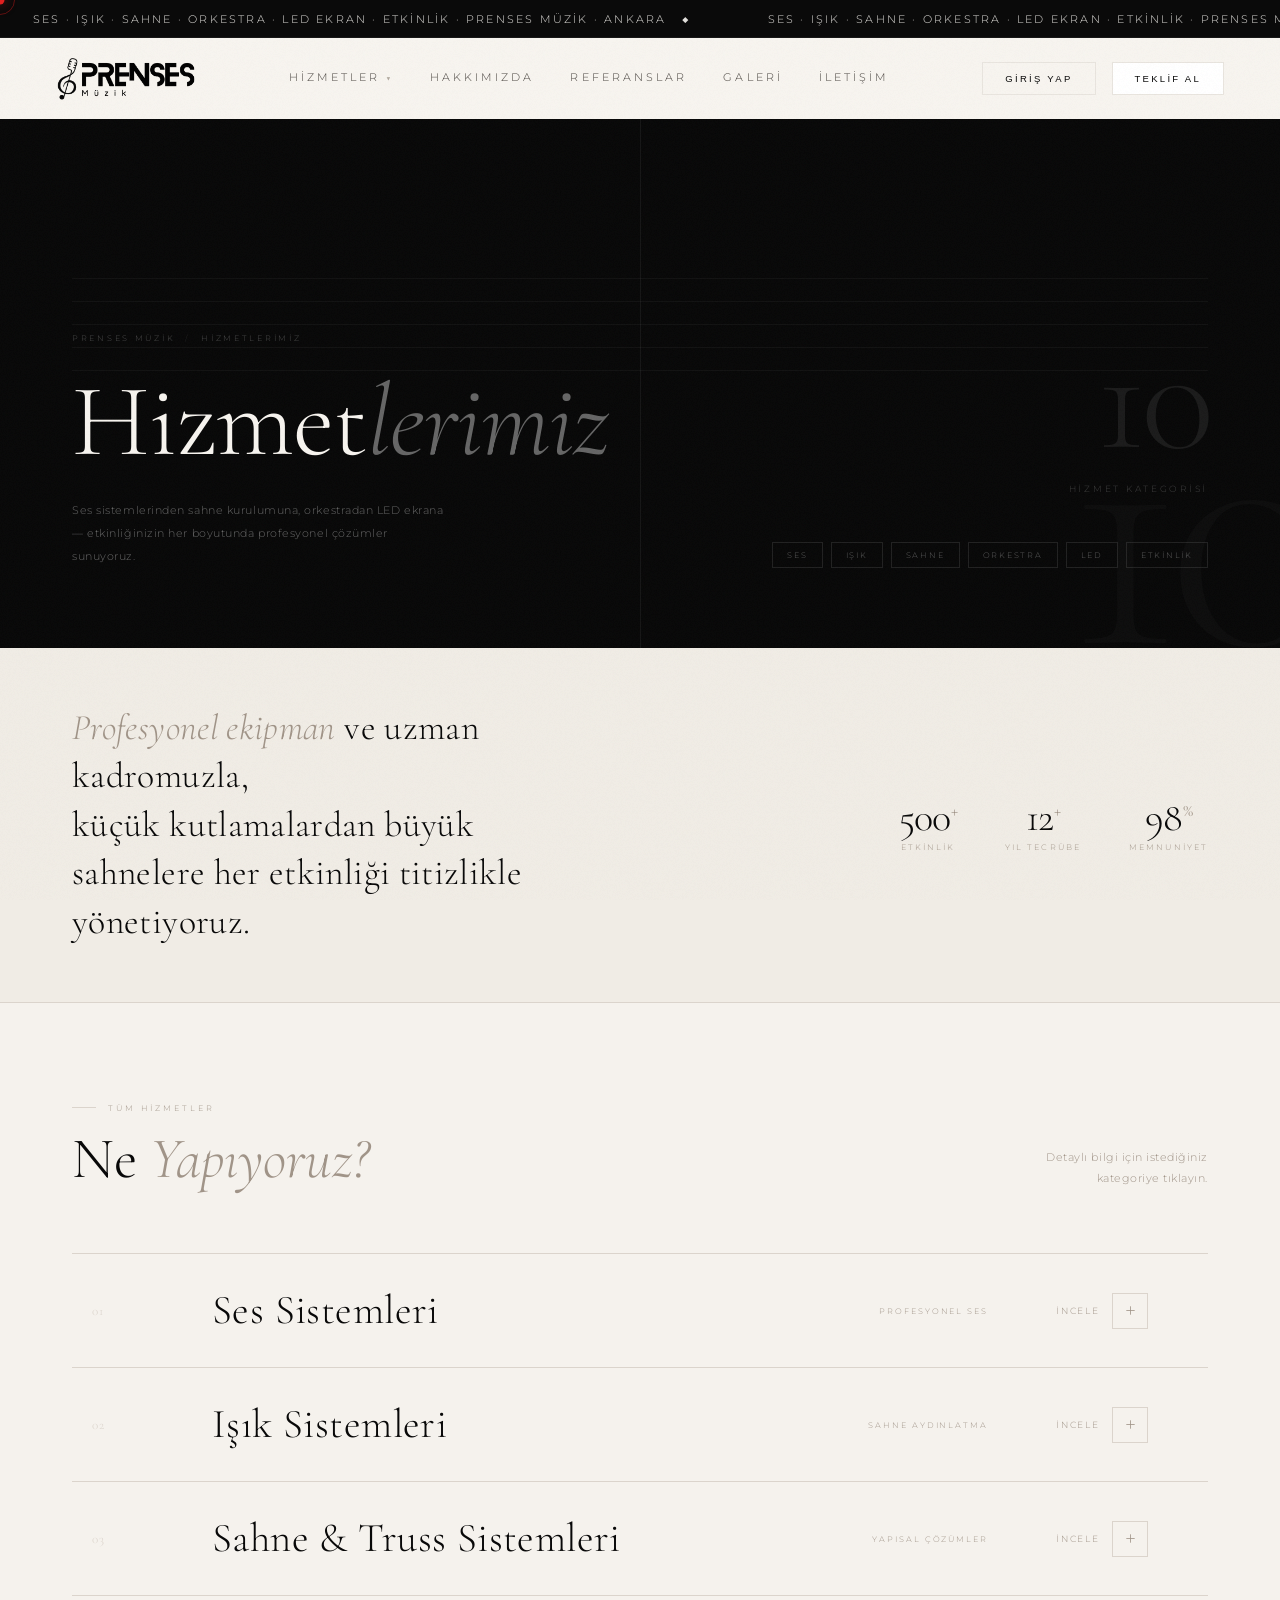
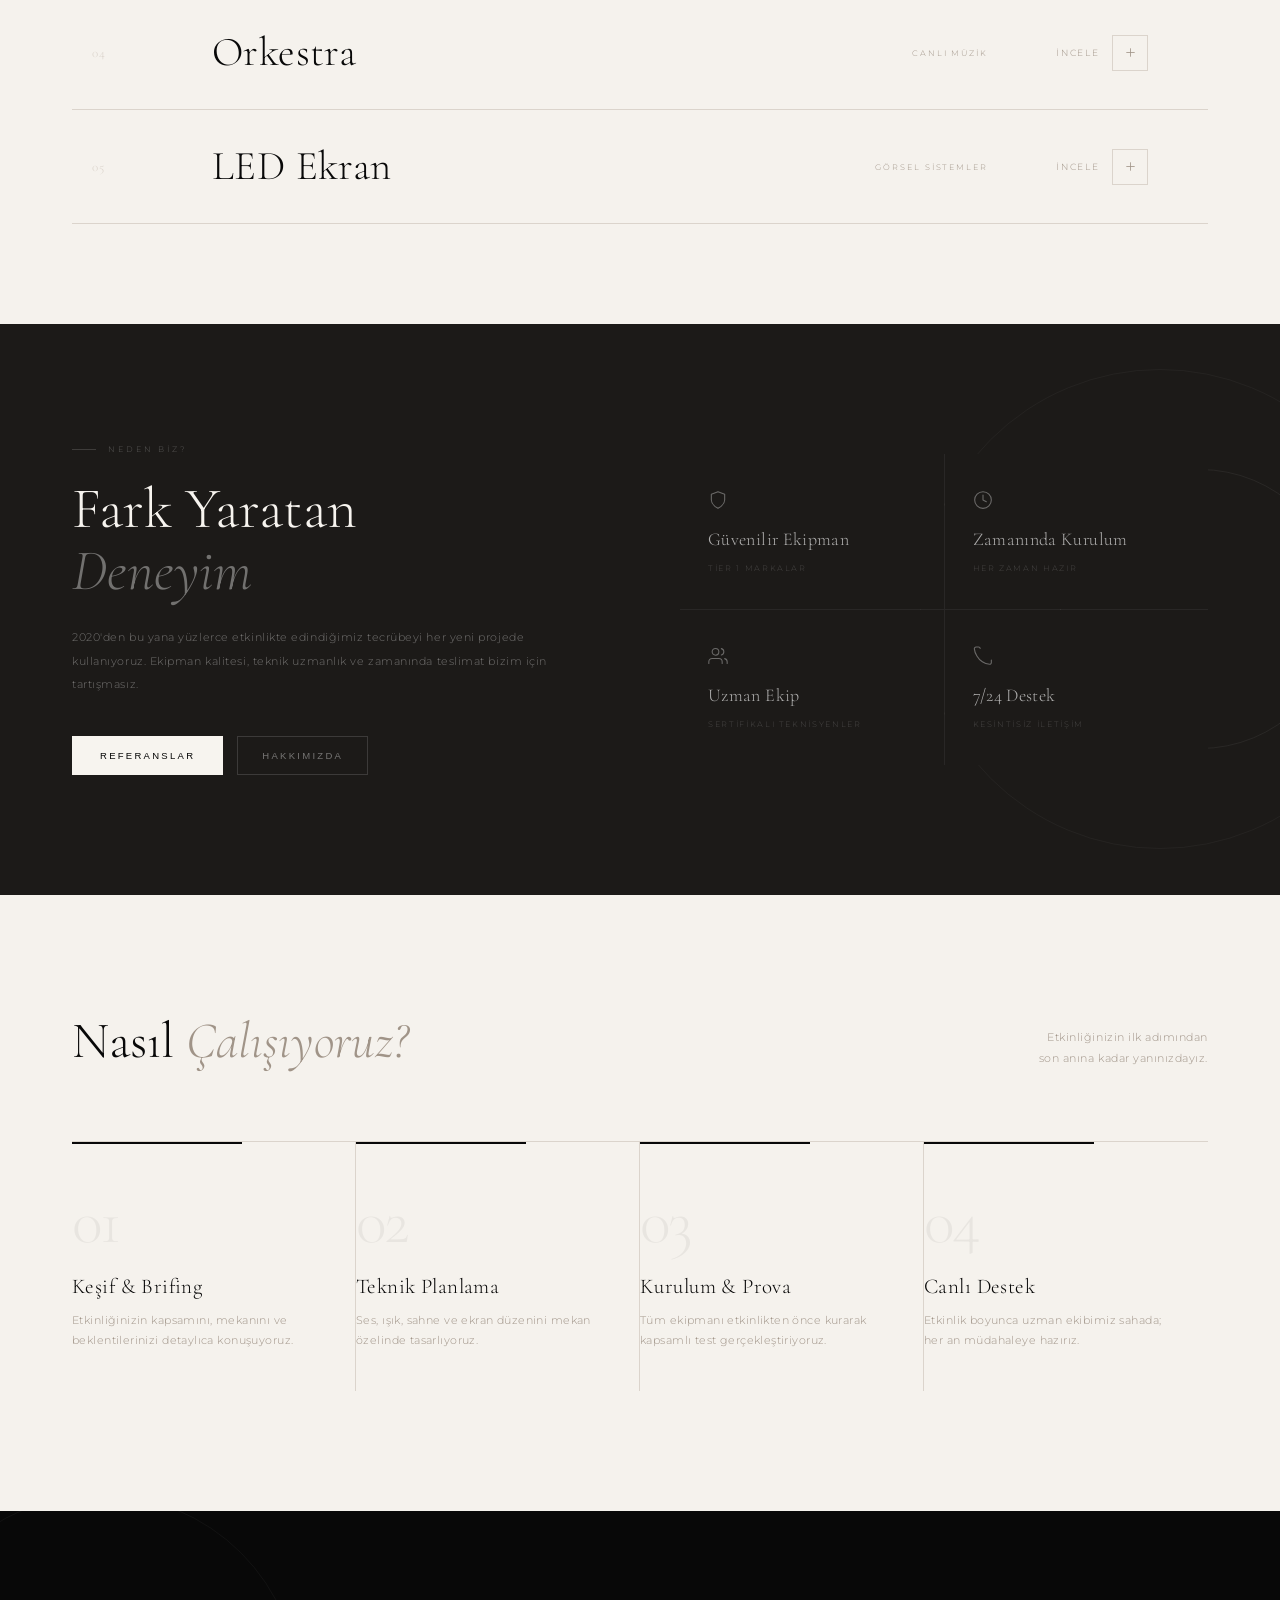
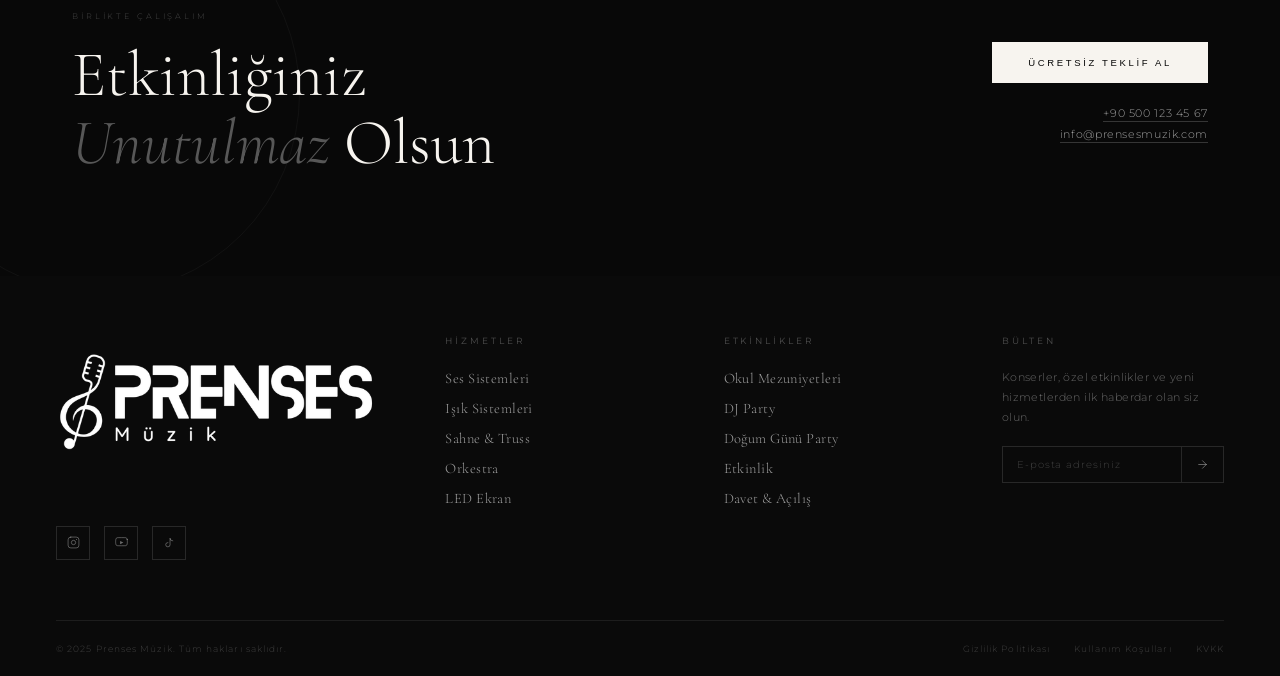
<file: hizmetlerimiz.html>
<!DOCTYPE html>
<html lang="tr">
<head>
  <meta charset="UTF-8">
  <meta name="viewport" content="width=device-width, initial-scale=1.0">
  <title>Hizmetlerimiz — Prenses Müzik</title>
  <link href="https://fonts.googleapis.com/css2?family=Cormorant+Garamond:ital,wght@0,200;0,300;0,400;0,500;1,200;1,300;1,400;1,500&family=Montserrat:wght@200;300;400;500&display=swap" rel="stylesheet">
  <link rel="stylesheet" href="css/global.css">
  <link rel="stylesheet" href="css/nav.css">
  <link rel="stylesheet" href="css/footer.css">
  <link rel="stylesheet" href="css/hizmetler.css">
  <link rel="stylesheet" href="css/topbar.css">
  <link rel="stylesheet" href="css/bottom-bar.css">
</head>
<body>

  <!-- Top bar — siyah, kayan yazı -->
  <div class="site-topbar" aria-hidden="true">
    <div class="topbar-marquee-wrap">
      <div class="topbar-marquee">Ses · Işık · Sahne · Orkestra · LED Ekran · Etkinlik · Prenses Müzik · Ankara &nbsp;&nbsp;◆&nbsp;&nbsp;</div>
      <div class="topbar-marquee">Ses · Işık · Sahne · Orkestra · LED Ekran · Etkinlik · Prenses Müzik · Ankara &nbsp;&nbsp;◆&nbsp;&nbsp;</div>
    </div>
  </div>

  <!-- Custom Cursor -->
  <div id="cursor" class="cur"></div>
  <div id="cursor-ring" class="cur-r"></div>

  <!-- ══════════════════ HEADER ══════════════════ -->
  <header id="site-header">
    <div class="header-inner">
      <a href="index.html" class="logo">
        <img src="img/prenses-müzik-logo.png" alt="Prenses Müzik" class="logo-img">
      </a>

      <nav>
        <div class="nav-item" id="hizmetler-item">
          <a href="hizmetlerimiz.html" class="nav-link active" id="hizmetler-trigger">
            Hizmetler <span class="arrow">&#9660;</span>
          </a>
        </div>
        <div class="nav-item">
          <a href="hakkimizda.html" class="nav-link">Hakkımızda</a>
        </div>
        <div class="nav-item">
          <a href="referanslar.html" class="nav-link">Referanslar</a>
        </div>
        <div class="nav-item">
          <a href="demo.html" class="nav-link">Galeri</a>
        </div>
        <div class="nav-item">
          <a href="iletisim.html" class="nav-link">İletişim</a>
        </div>
      </nav>

      <div class="header-cta">
        <button class="btn-ghost">Giriş Yap</button>
        <button class="btn-solid">Teklif Al</button>
      </div>

      <button class="hamburger" id="hamburger" aria-label="Menü">
        <span></span><span></span><span></span>
      </button>
    </div>

    <!-- Mobile Menu -->
    <div class="mobile-menu" id="mobile-menu">
      <div class="mobile-nav-link" id="mobile-hizmetler-toggle">
        Hizmetler <span class="arrow">&#9660;</span>
      </div>
      <div class="mobile-services" id="mobile-services">
        <a href="hizmetlerimiz.html" class="mobile-service-link" style="border-bottom: 1px solid rgba(0,0,0,0.05); background: rgba(0,0,0,0.02);"><span class="mobile-service-name" style="font-weight: 500; color: #0a0a0a;">Tüm Hizmetleri Gör →</span></a>
        <a href="ses-sistemleri.html" class="mobile-service-link"><span class="mobile-service-name">Ses Sistemleri</span></a>
        <a href="demo.html" class="mobile-service-link"><span class="mobile-service-name">Işık Sistemleri</span></a>
        <a href="demo.html" class="mobile-service-link"><span class="mobile-service-name">Sahne &amp; Truss Sistemleri</span></a>
        <a href="demo.html" class="mobile-service-link"><span class="mobile-service-name">Orkestra</span></a>
        <a href="demo.html" class="mobile-service-link"><span class="mobile-service-name">LED Ekran</span></a>
        <a href="demo.html" class="mobile-service-link"><span class="mobile-service-name">Okul Mezuniyetleri</span></a>
        <a href="demo.html" class="mobile-service-link"><span class="mobile-service-name">DJ Party</span></a>
        <a href="demo.html" class="mobile-service-link"><span class="mobile-service-name">Doğum Günü Party</span></a>
        <a href="demo.html" class="mobile-service-link"><span class="mobile-service-name">Etkinlik</span></a>
        <a href="demo.html" class="mobile-service-link"><span class="mobile-service-name">Davet &amp; Açılış</span></a>
      </div>
      <a href="hakkimizda.html" class="mobile-nav-link">Hakkımızda</a>
      <a href="referanslar.html" class="mobile-plain-link">Referanslar</a>
      <a href="demo.html" class="mobile-plain-link">Galeri</a>
      <a href="iletisim.html" class="mobile-plain-link">İletişim</a>
      <div class="mobile-btns">
        <button class="btn-ghost">Giriş Yap</button>
        <button class="btn-solid">Teklif Al</button>
      </div>
    </div>
  </header>

  <!-- Mega Menu -->
  <div class="mega-overlay" id="mega-overlay"></div>
  <div class="mega-menu" id="mega-menu" role="dialog" aria-label="Hizmetler menüsü">
    <div class="mega-left">
      <div class="mega-left-top">
        <p class="mega-label">Hizmetlerimiz</p>
        <h2 class="mega-title">Sahneyi<br><em>Bize</em><br>Bırakın</h2>
        <div class="mega-divider"></div>
        <p class="mega-desc">Profesyonel ekipman ve uzman kadromuzla etkinliğinizi unutulmaz kılıyoruz.</p>
      </div>
      <a href="hizmetlerimiz.html" class="mega-cta">
        Tüm hizmetleri gör
        <svg viewBox="0 0 24 24" stroke-width="1.5" stroke-linecap="round" stroke-linejoin="round">
          <path d="M5 12h14M12 5l7 7-7 7"/>
        </svg>
      </a>
    </div>
    <div class="mega-right">
      <p class="mega-right-label">Kategori seçin</p>
      <div class="services-grid">
        <a href="ses-sistemleri.html" class="service-item">
          <div class="service-icon"><svg viewBox="0 0 24 24"><rect x="3" y="7" width="6" height="10" rx="1"/><path d="M9 9l6-5v16l-6-5"/><path d="M15 9a4 4 0 0 1 0 6"/><path d="M17 6a8 8 0 0 1 0 12"/></svg></div>
          <div class="service-info"><span class="service-name">Ses Sistemleri</span><span class="service-tag">Profesyonel Ses</span></div>
        </a>
        <a href="demo.html" class="service-item">
          <div class="service-icon"><svg viewBox="0 0 24 24"><path d="M12 2v2M12 20v2M4.93 4.93l1.41 1.41M17.66 17.66l1.41 1.41M2 12h2M20 12h2M4.93 19.07l1.41-1.41M17.66 6.34l1.41-1.41"/><circle cx="12" cy="12" r="4"/></svg></div>
          <div class="service-info"><span class="service-name">Işık Sistemleri</span><span class="service-tag">Sahne Aydınlatma</span></div>
        </a>
        <a href="demo.html" class="service-item">
          <div class="service-icon"><svg viewBox="0 0 24 24"><rect x="2" y="16" width="20" height="4" rx="1"/><path d="M6 16V8h3v8M15 16V8h3v8"/><path d="M9 10h6"/></svg></div>
          <div class="service-info"><span class="service-name">Sahne &amp; Truss</span><span class="service-tag">Yapısal Sistemler</span></div>
        </a>
        <a href="demo.html" class="service-item">
          <div class="service-icon"><svg viewBox="0 0 24 24"><path d="M9 17H5a2 2 0 0 0 0 4h2a2 2 0 0 0 2-2V5l12-2v14"/><circle cx="18" cy="17" r="2"/><path d="M9 17V5l12-2v12"/></svg></div>
          <div class="service-info"><span class="service-name">Orkestra</span><span class="service-tag">Canlı Müzik</span></div>
        </a>
        <a href="demo.html" class="service-item">
          <div class="service-icon"><svg viewBox="0 0 24 24"><rect x="2" y="3" width="20" height="14" rx="2"/><path d="M8 21h8M12 17v4"/></svg></div>
          <div class="service-info"><span class="service-name">LED Ekran</span><span class="service-tag">Görsel Sistemler</span></div>
        </a>
        <a href="demo.html" class="service-item">
          <div class="service-icon"><svg viewBox="0 0 24 24"><path d="M22 10L12 5 2 10l10 5 10-5z"/><path d="M6 12v6c3 2 9 2 12 0v-6"/><path d="M22 10v6"/></svg></div>
          <div class="service-info"><span class="service-name">Okul Mezuniyetleri</span><span class="service-tag">Özel Törenler</span></div>
        </a>
        <a href="demo.html" class="service-item">
          <div class="service-icon"><svg viewBox="0 0 24 24"><path d="M3 18v-6a9 9 0 0 1 18 0v6"/><path d="M21 19a2 2 0 0 1-2 2h-1a2 2 0 0 1-2-2v-3a2 2 0 0 1 2-2h3z"/><path d="M3 19a2 2 0 0 0 2 2h1a2 2 0 0 0 2-2v-3a2 2 0 0 0-2-2H3z"/></svg></div>
          <div class="service-info"><span class="service-name">DJ Party</span><span class="service-tag">Dans &amp; Eğlence</span></div>
        </a>
        <a href="demo.html" class="service-item">
          <div class="service-icon"><svg viewBox="0 0 24 24"><path d="M20 21v-8a2 2 0 0 0-2-2H6a2 2 0 0 0-2 2v8"/><path d="M4 16s.5-1 2-1 2.5 2 4 2 2.5-2 4-2 2 1 2 1"/><path d="M2 21h20"/><path d="M7 8v2M12 8v2M17 8v2M7 4a1 1 0 1 1 0-2 1 1 0 0 1 0 2z"/><path d="M12 4a1 1 0 1 1 0-2 1 1 0 0 1 0 2zM17 4a1 1 0 1 1 0-2 1 1 0 0 1 0 2z"/></svg></div>
          <div class="service-info"><span class="service-name">Doğum Günü Party</span><span class="service-tag">Kutlama Organizasyonu</span></div>
        </a>
        <a href="demo.html" class="service-item">
          <div class="service-icon"><svg viewBox="0 0 24 24"><polygon points="12 2 15.09 8.26 22 9.27 17 14.14 18.18 21.02 12 17.77 5.82 21.02 7 14.14 2 9.27 8.91 8.26 12 2"/></svg></div>
          <div class="service-info"><span class="service-name">Etkinlik</span><span class="service-tag">Kurumsal &amp; Özel</span></div>
        </a>
        <a href="demo.html" class="service-item">
          <div class="service-icon"><svg viewBox="0 0 24 24"><path d="M6 2L3 6v14a2 2 0 0 0 2 2h14a2 2 0 0 0 2-2V6l-3-4z"/><line x1="3" y1="6" x2="21" y2="6"/><path d="M16 10a4 4 0 0 1-8 0"/></svg></div>
          <div class="service-info"><span class="service-name">Davet &amp; Açılış</span><span class="service-tag">Açılış Törenleri</span></div>
        </a>
      </div>
    </div>
  </div>

  <main>
    <!-- ══════════════════════════════════════
         PAGE HERO
    ══════════════════════════════════════ -->
    <section class="page-hero">
      <div class="hero-staff">
        <div class="hs-line"></div><div class="hs-line"></div>
        <div class="hs-line"></div><div class="hs-line"></div>
        <div class="hs-line"></div>
      </div>
      <div class="hero-wm">10</div>

      <div class="ph-left">
        <div class="ph-breadcrumb">Prenses Müzik <span>/</span> Hizmetlerimiz</div>
        <h1 class="ph-title">Hizmet<em>lerimiz</em></h1>
        <p class="ph-desc">Ses sistemlerinden sahne kurulumuna, orkestradan LED ekrana — etkinliğinizin her boyutunda profesyonel çözümler sunuyoruz.</p>
      </div>

      <div class="ph-right">
        <div class="ph-count">
          <div class="ph-count-num stat-num">10</div>
          <div class="ph-count-label">Hizmet Kategorisi</div>
        </div>
        <div class="ph-tags">
          <span class="ph-tag">Ses</span><span class="ph-tag">Işık</span><span class="ph-tag">Sahne</span>
          <span class="ph-tag">Orkestra</span><span class="ph-tag">LED</span><span class="ph-tag">Etkinlik</span>
        </div>
      </div>
    </section>

    <!-- ══════════════════════════════════════
         INTRO BAND
    ══════════════════════════════════════ -->
    <div class="intro-band r">
      <p class="ib-left"><em>Profesyonel ekipman</em> ve uzman kadromuzla,<br>küçük kutlamalardan büyük sahnelere her etkinliği titizlikle yönetiyoruz.</p>
      <div class="ib-right">
        <div class="ib-stat r r1"><div class="ib-stat-n stat-num">500<sup>+</sup></div><div class="ib-stat-l">Etkinlik</div></div>
        <div class="ib-stat r r2"><div class="ib-stat-n stat-num">12<sup>+</sup></div><div class="ib-stat-l">Yıl Tecrübe</div></div>
        <div class="ib-stat r r3"><div class="ib-stat-n stat-num">98<sup>%</sup></div><div class="ib-stat-l">Memnuniyet</div></div>
      </div>
    </div>

    <!-- ══════════════════════════════════════
         SERVICES ACCORDION
    ══════════════════════════════════════ -->
    <div class="svc-section">
      <div class="svc-section-header">
        <div class="ssh-left"><div class="ssh-eyebrow r">Tüm Hizmetler</div><h2 class="ssh-title r r1">Ne <em>Yapıyoruz?</em></h2></div>
        <p class="ssh-right r r2">Detaylı bilgi için istediğiniz<br>kategoriye tıklayın.</p>
      </div>

      <div class="svc-list">
        <!-- 01 Ses Sistemleri -->
        <div class="svc-item r" data-svc>
          <div class="svc-trigger" data-trigger>
            <span class="svc-num">01</span><span class="svc-name">Ses Sistemleri</span><span class="svc-tag">Profesyonel Ses</span>
            <div class="svc-toggle"><span class="svc-toggle-label">İncele</span><div class="svc-toggle-icon"><svg viewBox="0 0 24 24"><line x1="12" y1="5" x2="12" y2="19"/><line x1="5" y1="12" x2="19" y2="12"/></svg></div></div>
          </div>
          <div class="svc-panel"><div class="svc-panel-inner"><div class="svc-panel-content"><div></div><div class="svc-panel-main"><div class="svc-icon-large"><svg viewBox="0 0 24 24"><rect x="3" y="7" width="6" height="10" rx="1"/><path d="M9 9l6-5v16l-6-5"/><path d="M15 8a4 4 0 0 1 0 8"/><path d="M17.5 5.5a8.5 8.5 0 0 1 0 13"/></svg></div><p class="svc-panel-desc">Line array, subwoofer, monitör, mikser ve tüm sinyal zinciri ekipmanlarını profesyonel sahne standartlarında sağlıyor; kurulum, prova ve teknik destek veriyoruz.</p><div class="svc-panel-features"><div class="spf-row"><div class="spf-dot"></div>Line Array & Subwoofer Sistemleri</div><div class="spf-row"><div class="spf-dot"></div>Dijital & Analog Mikser Kurulumu</div><div class="spf-row"><div class="spf-dot"></div>Sahne Monitörleri & IEM</div><div class="spf-row"><div class="spf-dot"></div>Etkinlik Boyunca Ses Operatörü</div></div><div class="svc-cta-row"><button class="btn-svc">Teklif Al</button><button class="btn-svc-ghost">Detaylar</button></div></div><div class="svc-panel-right"><div><div class="spr-label">Uygun Etkinlikler</div><div class="spr-items"><div class="spr-item">Konser & Sahne</div><div class="spr-item">Kurumsal Toplantı</div><div class="spr-item">Mezuniyet Töreni</div><div class="spr-item">DJ Party</div></div></div></div></div></div></div>
        </div>

        <!-- 02 Işık Sistemleri -->
        <div class="svc-item r r1" data-svc>
          <div class="svc-trigger" data-trigger>
            <span class="svc-num">02</span><span class="svc-name">Işık Sistemleri</span><span class="svc-tag">Sahne Aydınlatma</span>
            <div class="svc-toggle"><span class="svc-toggle-label">İncele</span><div class="svc-toggle-icon"><svg viewBox="0 0 24 24"><line x1="12" y1="5" x2="12" y2="19"/><line x1="5" y1="12" x2="19" y2="12"/></svg></div></div>
          </div>
          <div class="svc-panel"><div class="svc-panel-inner"><div class="svc-panel-content"><div></div><div class="svc-panel-main"><div class="svc-icon-large"><svg viewBox="0 0 24 24"><circle cx="12" cy="12" r="4"/><path d="M12 2v2M12 20v2M4.93 4.93l1.41 1.41M17.66 17.66l1.41 1.41M2 12h2M20 12h2M4.93 19.07l1.41-1.41M17.66 6.34l1.41-1.41"/></svg></div><p class="svc-panel-desc">Moving head, wash, spot, strobe ve özel efekt armatürleriyle sahnenize hayat veriyoruz. DMX kontrol ve programlama hizmetiyle etkinliğinize özgü ışık şovları tasarlıyoruz.</p><div class="svc-panel-features"><div class="spf-row"><div class="spf-dot"></div>Moving Head Spot & Wash</div><div class="spf-row"><div class="spf-dot"></div>Strobe & Efekt Armatürler</div><div class="spf-row"><div class="spf-dot"></div>DMX Programlama & Kontrol</div><div class="spf-row"><div class="spf-dot"></div>Özel Işık Şov Tasarımı</div></div><div class="svc-cta-row"><button class="btn-svc">Teklif Al</button><button class="btn-svc-ghost">Detaylar</button></div></div><div class="svc-panel-right"><div><div class="spr-label">Uygun Etkinlikler</div><div class="spr-items"><div class="spr-item">Konser & Show</div><div class="spr-item">DJ Party</div><div class="spr-item">Açılış Töreni</div><div class="spr-item">Tiyatro & Sahne</div></div></div></div></div></div></div>
        </div>

        <!-- 03 Sahne & Truss -->
        <div class="svc-item r r2" data-svc>
          <div class="svc-trigger" data-trigger>
            <span class="svc-num">03</span><span class="svc-name">Sahne &amp; Truss Sistemleri</span><span class="svc-tag">Yapısal Çözümler</span>
            <div class="svc-toggle"><span class="svc-toggle-label">İncele</span><div class="svc-toggle-icon"><svg viewBox="0 0 24 24"><line x1="12" y1="5" x2="12" y2="19"/><line x1="5" y1="12" x2="19" y2="12"/></svg></div></div>
          </div>
          <div class="svc-panel"><div class="svc-panel-inner"><div class="svc-panel-content"><div></div><div class="svc-panel-main"><div class="svc-icon-large"><svg viewBox="0 0 24 24"><rect x="2" y="16" width="20" height="4" rx="1"/><path d="M6 16V8h3v8M15 16V8h3v8"/><path d="M9 10h6"/></svg></div><p class="svc-panel-desc">Modüler sahne ve truss sistemleriyle her mekana uygun çözümler üretiyoruz. Yük hesabı, kurulum ve söküm ekibimizle güvenli ve hızlı sahne altyapısı sağlıyoruz.</p><div class="svc-panel-features"><div class="spf-row"><div class="spf-dot"></div>Modüler Sahne Kurulumu</div><div class="spf-row"><div class="spf-dot"></div>Alüminyum Truss Sistemleri</div><div class="spf-row"><div class="spf-dot"></div>Güvenli Yük Hesabı & Montaj</div><div class="spf-row"><div class="spf-dot"></div>Kurulum & Söküm Ekibi</div></div><div class="svc-cta-row"><button class="btn-svc">Teklif Al</button><button class="btn-svc-ghost">Detaylar</button></div></div><div class="svc-panel-right"><div><div class="spr-label">Uygun Etkinlikler</div><div class="spr-items"><div class="spr-item">Açık Alan Konserleri</div><div class="spr-item">Festivaller</div><div class="spr-item">Kurumsal Etkinlik</div><div class="spr-item">Tiyatro Sahne</div></div></div></div></div></div></div>
        </div>

        <!-- 04 Orkestra -->
        <div class="svc-item r" data-svc>
          <div class="svc-trigger" data-trigger>
            <span class="svc-num">04</span><span class="svc-name">Orkestra</span><span class="svc-tag">Canlı Müzik</span>
            <div class="svc-toggle"><span class="svc-toggle-label">İncele</span><div class="svc-toggle-icon"><svg viewBox="0 0 24 24"><line x1="12" y1="5" x2="12" y2="19"/><line x1="5" y1="12" x2="19" y2="12"/></svg></div></div>
          </div>
          <div class="svc-panel"><div class="svc-panel-inner"><div class="svc-panel-content"><div></div><div class="svc-panel-main"><div class="svc-icon-large"><svg viewBox="0 0 24 24"><path d="M9 17H5a2 2 0 0 0 0 4h2a2 2 0 0 0 2-2V5l12-2v12"/><circle cx="18" cy="17" r="2"/></svg></div><p class="svc-panel-desc">Oda orkestrası, senfoni orkestrası veya oda müziği topluluğu organizasyonundan nota temininden prova yönetimine kadar tüm süreçleri koordine ediyoruz.</p><div class="svc-panel-features"><div class="spf-row"><div class="spf-dot"></div>Oda & Senfoni Orkestrası</div><div class="spf-row"><div class="spf-dot"></div>Nota Temini & Düzenleme</div><div class="spf-row"><div class="spf-dot"></div>Prova Yönetimi</div><div class="spf-row"><div class="spf-dot"></div>Etkinlik Koordinasyonu</div></div><div class="svc-cta-row"><button class="btn-svc">Teklif Al</button><button class="btn-svc-ghost">Detaylar</button></div></div><div class="svc-panel-right"><div><div class="spr-label">Uygun Etkinlikler</div><div class="spr-items"><div class="spr-item">Gala & Resepsiyon</div><div class="spr-item">Düğün Töreni</div><div class="spr-item">Kurumsal Gece</div><div class="spr-item">Davet & Açılış</div></div></div></div></div></div></div>
        </div>

        <!-- 05 LED Ekran -->
        <div class="svc-item r r1" data-svc>
          <div class="svc-trigger" data-trigger>
            <span class="svc-num">05</span><span class="svc-name">LED Ekran</span><span class="svc-tag">Görsel Sistemler</span>
            <div class="svc-toggle"><span class="svc-toggle-label">İncele</span><div class="svc-toggle-icon"><svg viewBox="0 0 24 24"><line x1="12" y1="5" x2="12" y2="19"/><line x1="5" y1="12" x2="19" y2="12"/></svg></div></div>
          </div>
          <div class="svc-panel"><div class="svc-panel-inner"><div class="svc-panel-content"><div></div><div class="svc-panel-main"><div class="svc-icon-large"><svg viewBox="0 0 24 24"><rect x="2" y="3" width="20" height="14" rx="2"/><path d="M8 21h8M12 17v4"/></svg></div><p class="svc-panel-desc">Indoor ve outdoor LED ekranlarla etkinliğinize görsel boyut katıyoruz. İçerik yönetimi, video operatörü ve özel grafik tasarım hizmetleriyle tam çözüm sunuyoruz.</p><div class="svc-panel-features"><div class="spf-row"><div class="spf-dot"></div>Indoor & Outdoor LED Paneller</div><div class="spf-row"><div class="spf-dot"></div>Yüksek Çözünürlüklü Görüntü</div><div class="spf-row"><div class="spf-dot"></div>Video İçerik Yönetimi</div><div class="spf-row"><div class="spf-dot"></div>Özel Grafik & Animasyon</div></div><div class="svc-cta-row"><button class="btn-svc">Teklif Al</button><button class="btn-svc-ghost">Detaylar</button></div></div><div class="svc-panel-right"><div><div class="spr-label">Uygun Etkinlikler</div><div class="spr-items"><div class="spr-item">Konser & Festival</div><div class="spr-item">Kurumsal Sunum</div><div class="spr-item">Açık Alan Etkinliği</div><div class="spr-item">Spor Organizasyonu</div></div></div></div></div></div></div>
        </div>
      </div>
    </div>

    <!-- ══════════════════════════════════════
         FEATURED
    ══════════════════════════════════════ -->
    <section class="featured">
      <div>
        <div class="feat-eyebrow r">Neden Biz?</div>
        <h2 class="feat-title r r1">Fark Yaratan<br><em>Deneyim</em></h2>
        <p class="feat-body r r2">2020'den bu yana yüzlerce etkinlikte edindiğimiz tecrübeyi her yeni projede kullanıyoruz. Ekipman kalitesi, teknik uzmanlık ve zamanında teslimat bizim için tartışmasız.</p>
        <div class="feat-actions r r3"><button class="btn-feat">Referanslar</button><button class="btn-feat-ghost">Hakkımızda</button></div>
      </div>
      <div class="feat-right">
        <div class="feat-card"><div class="fc-icon"><svg viewBox="0 0 24 24"><path d="M12 22s8-4 8-10V5l-8-3-8 3v7c0 6 8 10 8 10z" stroke-width="1.3" stroke-linecap="round" stroke-linejoin="round"/></svg></div><div class="fc-name">Güvenilir Ekipman</div><div class="fc-tag">Tier 1 Markalar</div></div>
        <div class="feat-card"><div class="fc-icon"><svg viewBox="0 0 24 24"><circle cx="12" cy="12" r="10" stroke-width="1.3"/><polyline points="12 6 12 12 16 14" stroke-width="1.3" stroke-linecap="round" stroke-linejoin="round"/></svg></div><div class="fc-name">Zamanında Kurulum</div><div class="fc-tag">Her Zaman Hazır</div></div>
        <div class="feat-card"><div class="fc-icon"><svg viewBox="0 0 24 24"><path d="M17 21v-2a4 4 0 0 0-4-4H5a4 4 0 0 0-4 4v2" stroke-width="1.3" stroke-linecap="round"/><circle cx="9" cy="7" r="4" stroke-width="1.3"/><path d="M23 21v-2a4 4 0 0 0-3-3.87M16 3.13a4 4 0 0 1 0 7.75" stroke-width="1.3" stroke-linecap="round"/></svg></div><div class="fc-name">Uzman Ekip</div><div class="fc-tag">Sertifikalı Teknisyenler</div></div>
        <div class="feat-card"><div class="fc-icon"><svg viewBox="0 0 24 24"><path d="M22 16.92v3a2 2 0 0 1-2.18 2 19.79 19.79 0 0 1-8.63-3.07A19.5 19.5 0 0 1 4.69 12 19.79 19.79 0 0 1 1.61 3.4 2 2 0 0 1 3.6 1.22h3a2 2 0 0 1 2 1.72" stroke-width="1.3" stroke-linecap="round"/></svg></div><div class="fc-name">7/24 Destek</div><div class="fc-tag">Kesintisiz İletişim</div></div>
      </div>
    </section>

    <!-- ══════════════════════════════════════
         PROCESS
    ══════════════════════════════════════ -->
    <section class="process-mini">
      <div class="pm-header"><h2 class="pm-title r">Nasıl <em>Çalışıyoruz?</em></h2><p class="pm-subtitle r r2">Etkinliğinizin ilk adımından<br>son anına kadar yanınızdayız.</p></div>
      <div class="pm-steps">
        <div class="pm-step r"><div class="pm-step-bar"></div><div class="pm-step-n">01</div><div class="pm-step-title">Keşif &amp; Brifing</div><p class="pm-step-body">Etkinliğinizin kapsamını, mekanını ve beklentilerinizi detaylıca konuşuyoruz.</p></div>
        <div class="pm-step r r1"><div class="pm-step-bar"></div><div class="pm-step-n">02</div><div class="pm-step-title">Teknik Planlama</div><p class="pm-step-body">Ses, ışık, sahne ve ekran düzenini mekan özelinde tasarlıyoruz.</p></div>
        <div class="pm-step r r2"><div class="pm-step-bar"></div><div class="pm-step-n">03</div><div class="pm-step-title">Kurulum &amp; Prova</div><p class="pm-step-body">Tüm ekipmanı etkinlikten önce kurarak kapsamlı test gerçekleştiriyoruz.</p></div>
        <div class="pm-step r r3"><div class="pm-step-bar"></div><div class="pm-step-n">04</div><div class="pm-step-title">Canlı Destek</div><p class="pm-step-body">Etkinlik boyunca uzman ekibimiz sahada; her an müdahaleye hazırız.</p></div>
      </div>
    </section>

    <!-- ══════════════════════════════════════
         CTA STRIP
    ══════════════════════════════════════ -->
    <section class="cta-strip" id="cta">
      <div class="cta-left"><p class="cta-label r">Birlikte Çalışalım</p><h2 class="cta-title r r1">Etkinliğiniz<br><em>Unutulmaz</em> Olsun</h2></div>
      <div class="cta-right r r2"><button class="btn-cta-big">Ücretsiz Teklif Al</button><p class="cta-contact"><a href="tel:+905001234567">+90 500 123 45 67</a><br><a href="mailto:info@prensesmuzik.com">info@prensesmuzik.com</a></p></div>
    </section>
  </main>

  <!-- ══════════ FOOTER ══════════ -->
  <footer>
    <div class="footer-grid">
      <div class="footer-brand">
        <div class="footer-logo">
          <img src="img/prenses-müzik-logo-beyaz.png" alt="Prenses Müzik">
        </div>

        <div class="footer-social">
          <a href="demo.html" class="social-btn" aria-label="Instagram"><svg viewBox="0 0 24 24"><rect x="2" y="2" width="20" height="20" rx="5" ry="5" stroke-linecap="round"/><circle cx="12" cy="12" r="4"/><circle cx="17.5" cy="6.5" r="1" fill="currentColor" stroke="none"/></svg></a>
          <a href="demo.html" class="social-btn" aria-label="YouTube"><svg viewBox="0 0 24 24"><path d="M22.5 6.4s-.2-1.6-.9-2.3c-.9-.9-1.8-.9-2.3-1C17 3 12 3 12 3s-5 0-7.3.1c-.5.1-1.5.1-2.3 1-.7.7-.9 2.3-.9 2.3S1.2 8.1 1.2 9.8v1.5c0 1.7.3 3.4.3 3.4s.2 1.6.9 2.3c.9.9 2 .8 2.5.9C6.2 18 12 18 12 18s5 0 7.3-.1c.5-.1 1.5-.1 2.3-1 .7-.7.9-2.3.9-2.3s.3-1.7.3-3.4V9.8c0-1.7-.3-3.4-.3-3.4z" stroke-linecap="round"/><polygon points="9.5,15 15.5,12 9.5,9" fill="currentColor" stroke="none"/></svg></a>
          <a href="demo.html" class="social-btn" aria-label="TikTok"><svg viewBox="0 0 24 24"><path d="M9 12a4 4 0 1 0 4 4V4a5 5 0 0 0 5 5" stroke-linecap="round" stroke-linejoin="round"/></svg></a>
        </div>
      </div>
      <div class="footer-col">
        <h4>Hizmetler</h4>
        <ul>
          <li><a href="ses-sistemleri.html">Ses Sistemleri</a></li>
          <li><a href="demo.html">Işık Sistemleri</a></li>
          <li><a href="demo.html">Sahne &amp; Truss</a></li>
          <li><a href="demo.html">Orkestra</a></li>
          <li><a href="demo.html">LED Ekran</a></li>
        </ul>
      </div>
      <div class="footer-col">
        <h4>Etkinlikler</h4>
        <ul>
          <li><a href="demo.html">Okul Mezuniyetleri</a></li>
          <li><a href="demo.html">DJ Party</a></li>
          <li><a href="demo.html">Doğum Günü Party</a></li>
          <li><a href="demo.html">Etkinlik</a></li>
          <li><a href="demo.html">Davet &amp; Açılış</a></li>
        </ul>
      </div>
      <div class="footer-newsletter">
        <h4>Bülten</h4>
        <p>Konserler, özel etkinlikler ve yeni hizmetlerden ilk haberdar olan siz olun.</p>
        <div class="nl-form">
          <input type="email" placeholder="E-posta adresiniz" />
          <button aria-label="Abone ol"><svg viewBox="0 0 24 24" stroke-linecap="round" stroke-linejoin="round"><path d="M5 12h14M12 5l7 7-7 7"/></svg></button>
        </div>
      </div>
    </div>
    <div class="footer-bottom">
      <p>© 2025 Prenses Müzik. Tüm hakları saklıdır.</p>
      <div class="footer-bottom-links"><a href="demo.html">Gizlilik Politikası</a><a href="demo.html">Kullanım Koşulları</a><a href="demo.html">KVKK</a></div>
    </div>
  </footer>

  <!-- Mobil bottom bar (sadece mobilde görünür) -->
  <div class="mobile-bottom-bar" id="mobile-bottom-bar" aria-hidden="true">
    <div class="mobile-bottom-bar-inner">
      <a href="index.html" class="mobile-bar-brand">
        <img src="img/prenses-müzik-logo-beyaz.png" alt="Prenses Müzik" class="mobile-bar-logo">
      </a>
      <div class="mobile-bar-actions">
        <a href="tel:+905001234567" class="mobile-bar-btn secondary" aria-label="Bizi Ara">
          <svg viewBox="0 0 24 24" fill="none" stroke="currentColor" stroke-width="2" stroke-linecap="round" stroke-linejoin="round"><path d="M22 16.92v3a2 2 0 01-2.18 2 19.79 19.79 0 01-8.63-3.07 19.5 19.5 0 01-6-6A19.79 19.79 0 012.12 4.18 2 2 0 014.11 2h3a2 2 0 012 1.72c.127.96.361 1.903.7 2.81a2 2 0 01-.45 2.11L8.09 9.91a16 16 0 006 6l1.27-1.27a2 2 0 012.11-.45c.907.339 1.85.573 2.81.7A2 2 0 0122 16.92z"/></svg>
          <span>Ara</span>
        </a>
        <a href="#cta" class="mobile-bar-btn primary">Teklif Al</a>
      </div>
    </div>
    <div class="mobile-bar-home-indicator"></div>
  </div>

  <script src="js/main.js"></script>
</body>
</html>
</file>
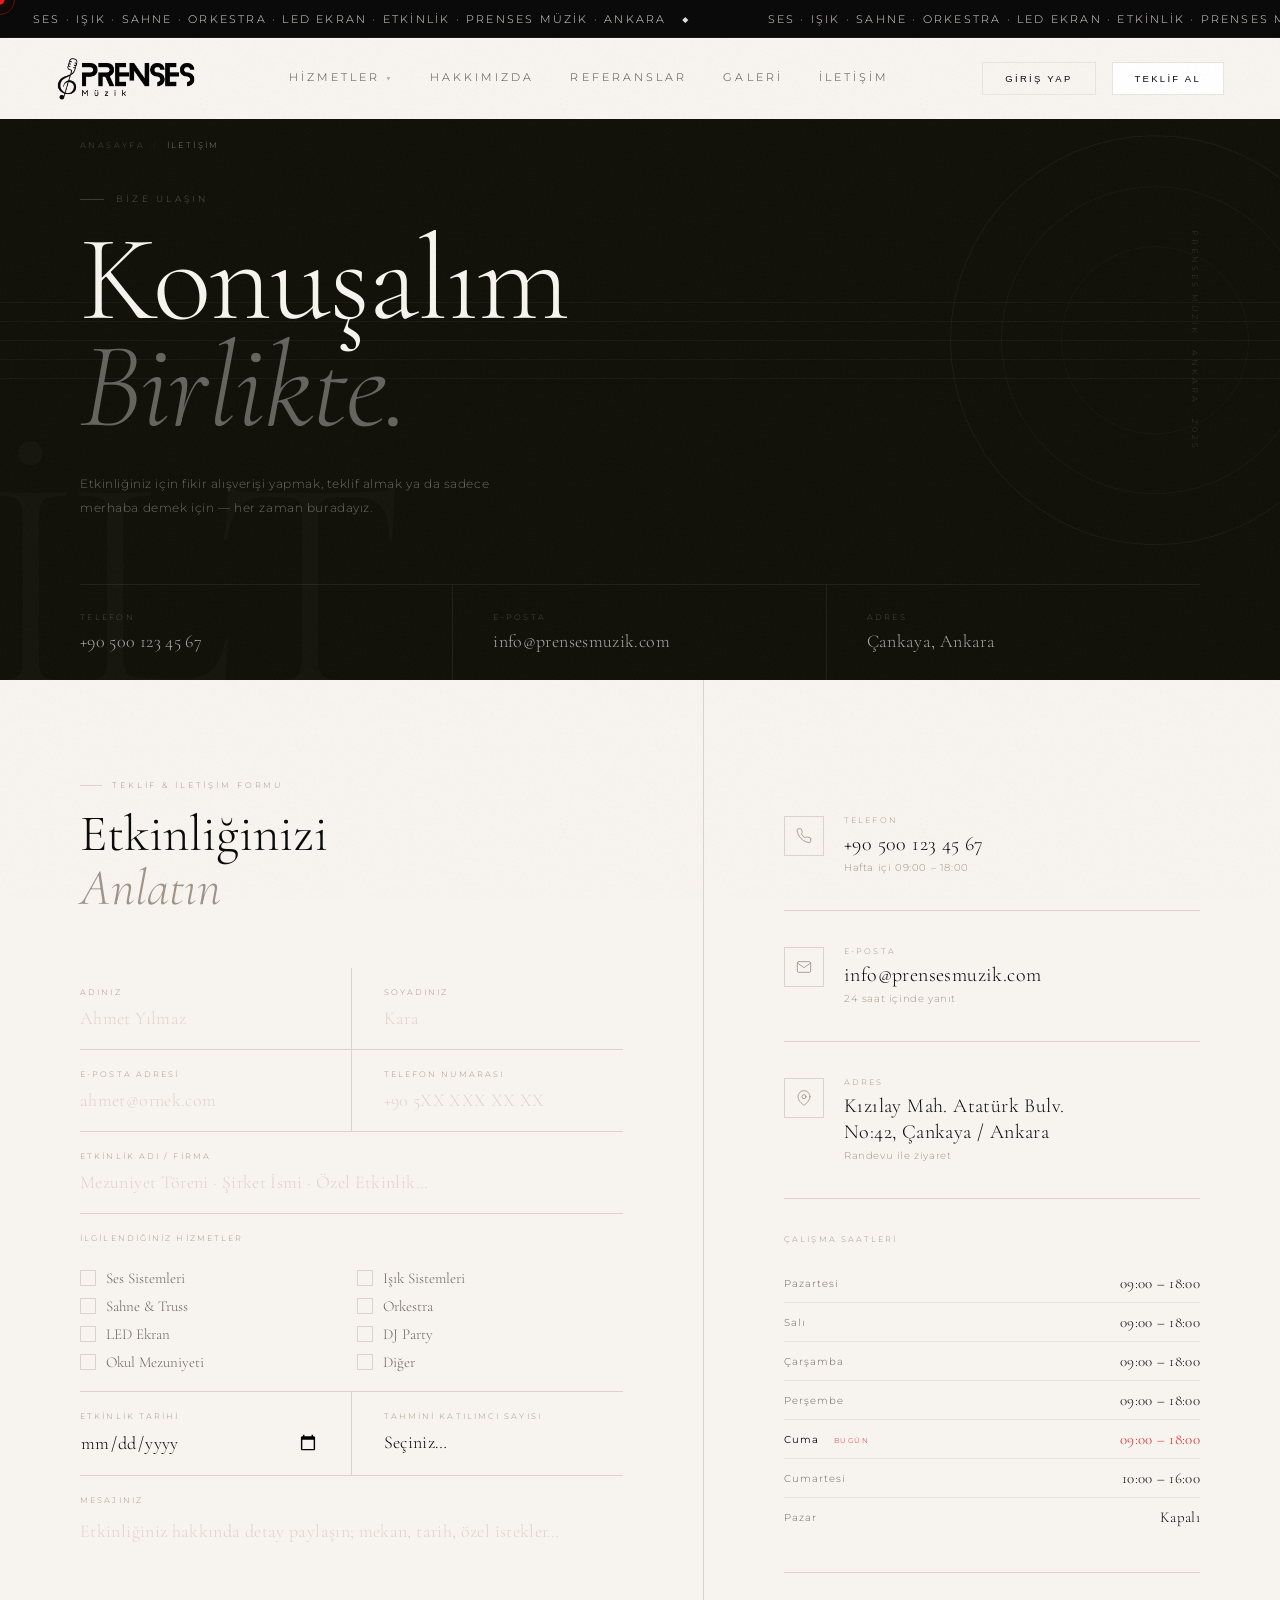
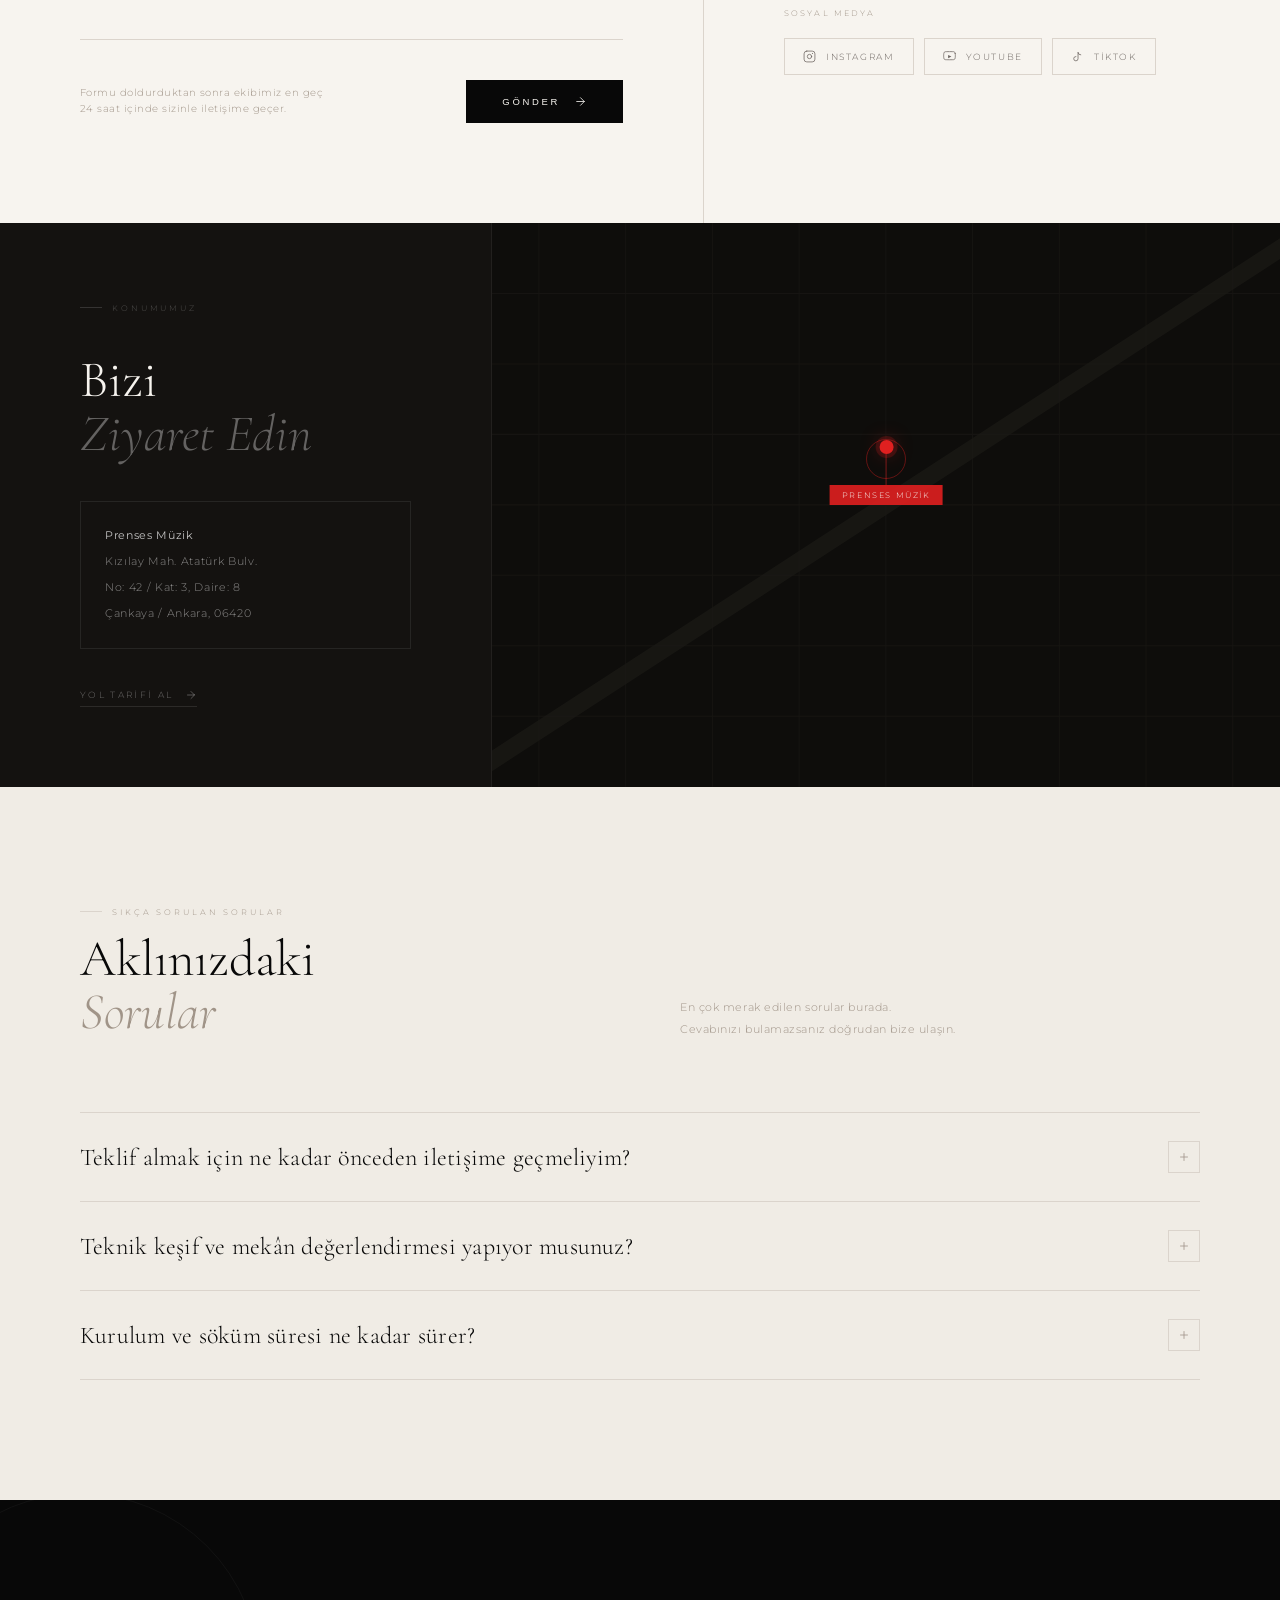
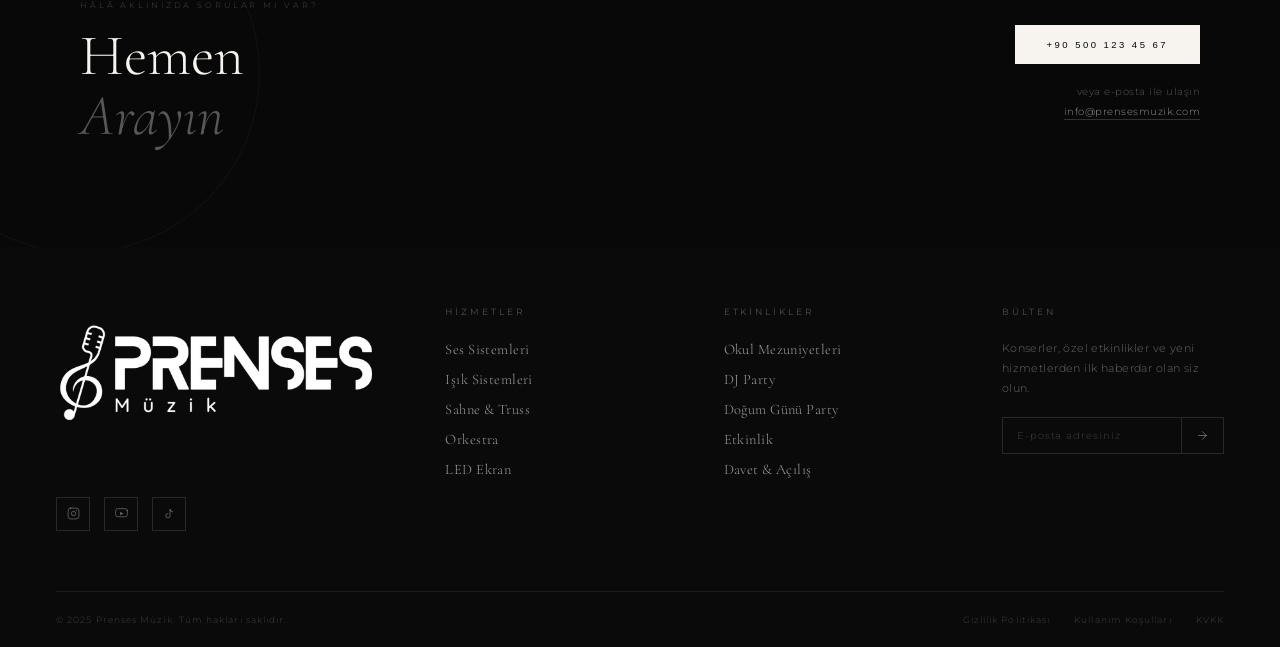
<file: iletisim.html>
<!DOCTYPE html>
<html lang="tr">
<head>
  <meta charset="UTF-8">
  <meta name="viewport" content="width=device-width, initial-scale=1.0">
  <title>İletişim — Prenses Müzik</title>
  <link href="https://fonts.googleapis.com/css2?family=Cormorant+Garamond:ital,wght@0,200;0,300;0,400;0,500;1,200;1,300;1,400;1,500&family=Montserrat:wght@200;300;400;500&display=swap" rel="stylesheet">
  <link rel="stylesheet" href="css/global.css">
  <link rel="stylesheet" href="css/nav.css">
  <link rel="stylesheet" href="css/footer.css">
  <link rel="stylesheet" href="css/iletisim.css">
  <link rel="stylesheet" href="css/topbar.css">
  <link rel="stylesheet" href="css/bottom-bar.css">
</head>
<body>

  <!-- Top bar — siyah, kayan yazı -->
  <div class="site-topbar" aria-hidden="true">
    <div class="topbar-marquee-wrap">
      <div class="topbar-marquee">Ses · Işık · Sahne · Orkestra · LED Ekran · Etkinlik · Prenses Müzik · Ankara &nbsp;&nbsp;◆&nbsp;&nbsp;</div>
      <div class="topbar-marquee">Ses · Işık · Sahne · Orkestra · LED Ekran · Etkinlik · Prenses Müzik · Ankara &nbsp;&nbsp;◆&nbsp;&nbsp;</div>
    </div>
  </div>

  <!-- Custom Cursor -->
  <div id="cursor" class="cur"></div>
  <div id="cursor-ring" class="cur-r"></div>

  <!-- ══════════════════ HEADER ══════════════════ -->
  <header id="site-header">
    <div class="header-inner">
      <a href="index.html" class="logo">
        <img src="img/prenses-müzik-logo.png" alt="Prenses Müzik" class="logo-img">
      </a>

      <nav>
        <div class="nav-item" id="hizmetler-item">
          <a href="hizmetlerimiz.html" class="nav-link" id="hizmetler-trigger">
            Hizmetler <span class="arrow">&#9660;</span>
          </a>
        </div>
        <div class="nav-item">
          <a href="hakkimizda.html" class="nav-link">Hakkımızda</a>
        </div>
        <div class="nav-item">
          <a href="referanslar.html" class="nav-link">Referanslar</a>
        </div>
        <div class="nav-item">
          <a href="demo.html" class="nav-link">Galeri</a>
        </div>
        <div class="nav-item">
          <a href="iletisim.html" class="nav-link active">İletişim</a>
        </div>
      </nav>

      <div class="header-cta">
        <button class="btn-ghost">Giriş Yap</button>
        <button class="btn-solid">Teklif Al</button>
      </div>

      <button class="hamburger" id="hamburger" aria-label="Menü">
        <span></span><span></span><span></span>
      </button>
    </div>

    <!-- Mobile Menu -->
    <div class="mobile-menu" id="mobile-menu">
      <div class="mobile-nav-link" id="mobile-hizmetler-toggle">
        Hizmetler <span class="arrow">&#9660;</span>
      </div>
      <div class="mobile-services" id="mobile-services">
        <a href="hizmetlerimiz.html" class="mobile-service-link" style="border-bottom: 1px solid rgba(0,0,0,0.05); background: rgba(0,0,0,0.02);"><span class="mobile-service-name" style="font-weight: 500; color: #0a0a0a;">Tüm Hizmetleri Gör →</span></a>
        <a href="ses-sistemleri.html" class="mobile-service-link"><span class="mobile-service-name">Ses Sistemleri</span></a>
        <a href="demo.html" class="mobile-service-link"><span class="mobile-service-name">Işık Sistemleri</span></a>
        <a href="demo.html" class="mobile-service-link"><span class="mobile-service-name">Sahne &amp; Truss Sistemleri</span></a>
        <a href="demo.html" class="mobile-service-link"><span class="mobile-service-name">Orkestra</span></a>
        <a href="demo.html" class="mobile-service-link"><span class="mobile-service-name">LED Ekran</span></a>
        <a href="demo.html" class="mobile-service-link"><span class="mobile-service-name">Okul Mezuniyetleri</span></a>
        <a href="demo.html" class="mobile-service-link"><span class="mobile-service-name">DJ Party</span></a>
        <a href="demo.html" class="mobile-service-link"><span class="mobile-service-name">Doğum Günü Party</span></a>
        <a href="demo.html" class="mobile-service-link"><span class="mobile-service-name">Etkinlik</span></a>
        <a href="demo.html" class="mobile-service-link"><span class="mobile-service-name">Davet &amp; Açılış</span></a>
      </div>
      <a href="hakkimizda.html" class="mobile-nav-link">Hakkımızda</a>
      <a href="referanslar.html" class="mobile-plain-link">Referanslar</a>
      <a href="demo.html" class="mobile-plain-link">Galeri</a>
      <a href="iletisim.html" class="mobile-plain-link">İletişim</a>
      <div class="mobile-btns">
        <button class="btn-ghost">Giriş Yap</button>
        <button class="btn-solid">Teklif Al</button>
      </div>
    </div>
  </header>

  <!-- Mega Menu -->
  <div class="mega-overlay" id="mega-overlay"></div>
  <div class="mega-menu" id="mega-menu" role="dialog" aria-label="Hizmetler menüsü">
    <div class="mega-left">
      <div class="mega-left-top">
        <p class="mega-label">Hizmetlerimiz</p>
        <h2 class="mega-title">Sahneyi<br><em>Bize</em><br>Bırakın</h2>
        <div class="mega-divider"></div>
        <p class="mega-desc">Profesyonel ekipman ve uzman kadromuzla etkinliğinizi unutulmaz kılıyoruz.</p>
      </div>
      <a href="hizmetlerimiz.html" class="mega-cta">
        Tüm hizmetleri gör
        <svg viewBox="0 0 24 24" stroke-width="1.5" stroke-linecap="round" stroke-linejoin="round">
          <path d="M5 12h14M12 5l7 7-7 7"/>
        </svg>
      </a>
    </div>
    <div class="mega-right">
      <p class="mega-right-label">Kategori seçin</p>
      <div class="services-grid">
        <a href="ses-sistemleri.html" class="service-item">
          <div class="service-icon"><svg viewBox="0 0 24 24"><rect x="3" y="7" width="6" height="10" rx="1"/><path d="M9 9l6-5v16l-6-5"/><path d="M15 9a4 4 0 0 1 0 6"/><path d="M17 6a8 8 0 0 1 0 12"/></svg></div>
          <div class="service-info"><span class="service-name">Ses Sistemleri</span><span class="service-tag">Profesyonel Ses</span></div>
        </a>
        <a href="demo.html" class="service-item">
          <div class="service-icon"><svg viewBox="0 0 24 24"><path d="M12 2v2M12 20v2M4.93 4.93l1.41 1.41M17.66 17.66l1.41 1.41M2 12h2M20 12h2M4.93 19.07l1.41-1.41M17.66 6.34l1.41-1.41"/><circle cx="12" cy="12" r="4"/></svg></div>
          <div class="service-info"><span class="service-name">Işık Sistemleri</span><span class="service-tag">Sahne Aydınlatma</span></div>
        </a>
        <a href="demo.html" class="service-item">
          <div class="service-icon"><svg viewBox="0 0 24 24"><rect x="2" y="16" width="20" height="4" rx="1"/><path d="M6 16V8h3v8M15 16V8h3v8"/><path d="M9 10h6"/></svg></div>
          <div class="service-info"><span class="service-name">Sahne &amp; Truss</span><span class="service-tag">Yapısal Sistemler</span></div>
        </a>
        <a href="demo.html" class="service-item">
          <div class="service-icon"><svg viewBox="0 0 24 24"><path d="M9 17H5a2 2 0 0 0 0 4h2a2 2 0 0 0 2-2V5l12-2v14"/><circle cx="18" cy="17" r="2"/><path d="M9 17V5l12-2v12"/></svg></div>
          <div class="service-info"><span class="service-name">Orkestra</span><span class="service-tag">Canlı Müzik</span></div>
        </a>
        <a href="demo.html" class="service-item">
          <div class="service-icon"><svg viewBox="0 0 24 24"><rect x="2" y="3" width="20" height="14" rx="2"/><path d="M8 21h8M12 17v4"/></svg></div>
          <div class="service-info"><span class="service-name">LED Ekran</span><span class="service-tag">Görsel Sistemler</span></div>
        </a>
        <a href="demo.html" class="service-item">
          <div class="service-icon"><svg viewBox="0 0 24 24"><path d="M22 10L12 5 2 10l10 5 10-5z"/><path d="M6 12v6c3 2 9 2 12 0v-6"/><path d="M22 10v6"/></svg></div>
          <div class="service-info"><span class="service-name">Okul Mezuniyetleri</span><span class="service-tag">Özel Törenler</span></div>
        </a>
        <a href="demo.html" class="service-item">
          <div class="service-icon"><svg viewBox="0 0 24 24"><path d="M3 18v-6a9 9 0 0 1 18 0v6"/><path d="M21 19a2 2 0 0 1-2 2h-1a2 2 0 0 1-2-2v-3a2 2 0 0 1 2-2h3z"/><path d="M3 19a2 2 0 0 0 2 2h1a2 2 0 0 0 2-2v-3a2 2 0 0 0-2-2H3z"/></svg></div>
          <div class="service-info"><span class="service-name">DJ Party</span><span class="service-tag">Dans &amp; Eğlence</span></div>
        </a>
        <a href="demo.html" class="service-item">
          <div class="service-icon"><svg viewBox="0 0 24 24"><path d="M20 21v-8a2 2 0 0 0-2-2H6a2 2 0 0 0-2 2v8"/><path d="M4 16s.5-1 2-1 2.5 2 4 2 2.5-2 4-2 2 1 2 1"/><path d="M2 21h20"/><path d="M7 8v2M12 8v2M17 8v2M7 4a1 1 0 1 1 0-2 1 1 0 0 1 0 2z"/><path d="M12 4a1 1 0 1 1 0-2 1 1 0 0 1 0 2zM17 4a1 1 0 1 1 0-2 1 1 0 0 1 0 2z"/></svg></div>
          <div class="service-info"><span class="service-name">Doğum Günü Party</span><span class="service-tag">Kutlama Organizasyonu</span></div>
        </a>
        <a href="demo.html" class="service-item">
          <div class="service-icon"><svg viewBox="0 0 24 24"><polygon points="12 2 15.09 8.26 22 9.27 17 14.14 18.18 21.02 12 17.77 5.82 21.02 7 14.14 2 9.27 8.91 8.26 12 2"/></svg></div>
          <div class="service-info"><span class="service-name">Etkinlik</span><span class="service-tag">Kurumsal &amp; Özel</span></div>
        </a>
        <a href="demo.html" class="service-item">
          <div class="service-icon"><svg viewBox="0 0 24 24"><path d="M6 2L3 6v14a2 2 0 0 0 2 2h14a2 2 0 0 0 2-2V6l-3-4z"/><line x1="3" y1="6" x2="21" y2="6"/><path d="M16 10a4 4 0 0 1-8 0"/></svg></div>
          <div class="service-info"><span class="service-name">Davet &amp; Açılış</span><span class="service-tag">Açılış Törenleri</span></div>
        </a>
      </div>
    </div>
  </div>

  <main>
    <!-- ══════════════════════════════════════
         HERO
    ══════════════════════════════════════ -->
    <section class="hero">
      <div class="staff"><div class="sl"></div><div class="sl"></div><div class="sl"></div><div class="sl"></div><div class="sl"></div></div>
      <div class="hero-wm">İLT</div>
      <div class="hero-ring"></div>
      <div class="hero-vert">Prenses Müzik · Ankara · 2025</div>

      <div class="hero-inner">
        <div class="hero-bc">
          <a href="index.html">Anasayfa</a><span>/</span>
          <span style="color:rgba(255,255,255,.5)">İletişim</span>
        </div>
        <div class="hero-eyebrow">Bize Ulaşın</div>
        <h1 class="hero-h1">Konuşalım<em>Birlikte.</em></h1>
        <p class="hero-desc">Etkinliğiniz için fikir alışverişi yapmak, teklif almak ya da sadece merhaba demek için — her zaman buradayız.</p>
      </div>

      <div class="hero-strip">
        <div class="hs-cell"><div class="hs-label">Telefon</div><div class="hs-val"><a href="tel:+905001234567">+90 500 123 45 67</a></div></div>
        <div class="hs-cell"><div class="hs-label">E-posta</div><div class="hs-val"><a href="mailto:info@prensesmuzik.com">info@prensesmuzik.com</a></div></div>
        <div class="hs-cell"><div class="hs-label">Adres</div><div class="hs-val">Çankaya, Ankara</div></div>
      </div>
    </section>

    <!-- ══════════════════════════════════════
         CONTACT MAIN
    ══════════════════════════════════════ -->
    <div class="contact-main">
      <!-- FORM -->
      <div class="cf-left">
        <div class="cf-eyebrow rv">Teklif & İletişim Formu</div>
        <h2 class="cf-title rv r1">Etkinliğinizi<br><em>Anlatın</em></h2>
        <form id="contact-form" novalidate>
          <div class="form-grid rv r2">
            <div class="form-field"><label>Adınız</label><input type="text" placeholder="Ahmet Yılmaz" name="name" autocomplete="off"/></div>
            <div class="form-field"><label>Soyadınız</label><input type="text" placeholder="Kara" name="surname" autocomplete="off"/></div>
            <div class="form-field"><label>E-posta Adresi</label><input type="email" placeholder="ahmet@ornek.com" name="email" autocomplete="off"/></div>
            <div class="form-field"><label>Telefon Numarası</label><input type="tel" placeholder="+90 5XX XXX XX XX" name="phone" autocomplete="off"/></div>
            <div class="form-field fg-full"><label>Etkinlik Adı / Firma</label><input type="text" placeholder="Mezuniyet Töreni · Şirket İsmi · Özel Etkinlik…" name="event" autocomplete="off"/></div>
          </div>
          <!-- Service checkboxes -->
          <div class="service-checks rv r3">
            <div class="sch-label">İlgilendiğiniz Hizmetler</div>
            <div class="sch-item" data-check><input type="checkbox" name="svc_ses"/><div class="sch-box"><svg viewBox="0 0 14 14"><polyline points="2 7 6 11 12 3"/></svg></div><span class="sch-name">Ses Sistemleri</span></div>
            <div class="sch-item" data-check><input type="checkbox" name="svc_isik"/><div class="sch-box"><svg viewBox="0 0 14 14"><polyline points="2 7 6 11 12 3"/></svg></div><span class="sch-name">Işık Sistemleri</span></div>
            <div class="sch-item" data-check><input type="checkbox" name="svc_sahne"/><div class="sch-box"><svg viewBox="0 0 14 14"><polyline points="2 7 6 11 12 3"/></svg></div><span class="sch-name">Sahne &amp; Truss</span></div>
            <div class="sch-item" data-check><input type="checkbox" name="svc_orkestra"/><div class="sch-box"><svg viewBox="0 0 14 14"><polyline points="2 7 6 11 12 3"/></svg></div><span class="sch-name">Orkestra</span></div>
            <div class="sch-item" data-check><input type="checkbox" name="svc_led"/><div class="sch-box"><svg viewBox="0 0 14 14"><polyline points="2 7 6 11 12 3"/></svg></div><span class="sch-name">LED Ekran</span></div>
            <div class="sch-item" data-check><input type="checkbox" name="svc_dj"/><div class="sch-box"><svg viewBox="0 0 14 14"><polyline points="2 7 6 11 12 3"/></svg></div><span class="sch-name">DJ Party</span></div>
            <div class="sch-item" data-check><input type="checkbox" name="svc_mezun"/><div class="sch-box"><svg viewBox="0 0 14 14"><polyline points="2 7 6 11 12 3"/></svg></div><span class="sch-name">Okul Mezuniyeti</span></div>
            <div class="sch-item" data-check><input type="checkbox" name="svc_diger"/><div class="sch-box"><svg viewBox="0 0 14 14"><polyline points="2 7 6 11 12 3"/></svg></div><span class="sch-name">Diğer</span></div>
          </div>
          <!-- Date & Budget -->
          <div class="form-inline rv r3">
            <div class="fi-cell"><label>Etkinlik Tarihi</label><input type="date" name="date"/></div>
            <div class="fi-cell"><label>Tahmini Katılımcı Sayısı</label><select name="capacity"><option value="" disabled selected>Seçiniz…</option><option>50 – 150 kişi</option><option>150 – 500 kişi</option><option>500 – 1.500 kişi</option><option>1.500 – 5.000 kişi</option><option>5.000+ kişi</option></select></div>
          </div>
          <!-- Message -->
          <div class="form-grid rv r4"><div class="form-field fg-full"><label>Mesajınız</label><textarea name="message" placeholder="Etkinliğiniz hakkında detay paylaşın; mekan, tarih, özel istekler…"></textarea></div></div>
          <!-- Submit -->
          <div class="form-submit rv r4"><p class="form-note">Formu doldurduktan sonra ekibimiz en geç 24 saat içinde sizinle iletişime geçer.</p><button type="submit" class="btn-submit"><span>Gönder</span><svg viewBox="0 0 24 24" stroke-linecap="round" stroke-linejoin="round"><path d="M5 12h14M12 5l7 7-7 7"/></svg></button></div>
        </form>
        <!-- Success -->
        <div class="form-success" id="form-success"><div class="fs-icon"><svg viewBox="0 0 24 24"><polyline points="20 6 9 17 4 12"/></svg></div><div class="fs-title">Mesajınız İletildi</div><p class="fs-body">En kısa sürede sizinle iletişime geçeceğiz.<br>Prenses Müzik olarak ilginiz için teşekkür ederiz.</p></div>
      </div>
      <!-- INFO -->
      <div class="cf-right rv-r">
        <div class="ci-block"><div class="ci-icon"><svg viewBox="0 0 24 24"><path d="M22 16.92v3a2 2 0 0 1-2.18 2 19.79 19.79 0 0 1-8.63-3.07A19.5 19.5 0 0 1 4.69 12 19.79 19.79 0 0 1 1.61 3.4 2 2 0 0 1 3.6 1.22h3a2 2 0 0 1 2 1.72c.127.96.361 1.903.7 2.81a2 2 0 0 1-.45 2.11L7.91 8.91a16 16 0 0 0 6 6l.94-.94a2 2 0 0 1 2.1-.45c.907.339 1.85.573 2.81.7A2 2 0 0 1 22 16.92z"/></svg></div><div class="ci-text"><div class="ci-label">Telefon</div><div class="ci-val"><a href="tel:+905001234567">+90 500 123 45 67</a></div><div class="ci-sub">Hafta içi 09:00 – 18:00</div></div></div>
        <div class="ci-block"><div class="ci-icon"><svg viewBox="0 0 24 24"><path d="M4 4h16c1.1 0 2 .9 2 2v12c0 1.1-.9 2-2 2H4c-1.1 0-2-.9-2-2V6c0-1.1.9-2 2-2z"/><polyline points="22,6 12,13 2,6"/></svg></div><div class="ci-text"><div class="ci-label">E-posta</div><div class="ci-val"><a href="mailto:info@prensesmuzik.com">info@prensesmuzik.com</a></div><div class="ci-sub">24 saat içinde yanıt</div></div></div>
        <div class="ci-block"><div class="ci-icon"><svg viewBox="0 0 24 24"><path d="M21 10c0 7-9 13-9 13s-9-6-9-13a9 9 0 0 1 18 0z"/><circle cx="12" cy="10" r="3"/></svg></div><div class="ci-text"><div class="ci-label">Adres</div><div class="ci-val">Kızılay Mah. Atatürk Bulv.<br>No:42, Çankaya / Ankara</div><div class="ci-sub">Randevu ile ziyaret</div></div></div>
        <div class="hours-block"><div class="hb-title">Çalışma Saatleri</div><div class="hours-rows" id="hours-rows">
<div class="hr-row" data-day="1"><span class="hr-day">Pazartesi</span><span class="hr-time">09:00 – 18:00</span></div>
<div class="hr-row" data-day="2"><span class="hr-day">Salı</span><span class="hr-time">09:00 – 18:00</span></div>
<div class="hr-row" data-day="3"><span class="hr-day">Çarşamba</span><span class="hr-time">09:00 – 18:00</span></div>
<div class="hr-row" data-day="4"><span class="hr-day">Perşembe</span><span class="hr-time">09:00 – 18:00</span></div>
<div class="hr-row" data-day="5"><span class="hr-day">Cuma</span><span class="hr-time">09:00 – 18:00</span></div>
<div class="hr-row" data-day="6"><span class="hr-day">Cumartesi</span><span class="hr-time">10:00 – 16:00</span></div>
<div class="hr-row" data-day="0"><span class="hr-day">Pazar</span><span class="hr-time">Kapalı</span></div>
</div></div>
        <div class="social-block"><div class="sb-title">Sosyal Medya</div><div class="social-row">
<a href="demo.html" class="soc-btn"><svg viewBox="0 0 24 24"><rect x="2" y="2" width="20" height="20" rx="5"/><circle cx="12" cy="12" r="4"/><circle cx="17.5" cy="6.5" r="1" fill="currentColor" stroke="none"/></svg> Instagram </a>
<a href="demo.html" class="soc-btn"><svg viewBox="0 0 24 24"><path d="M22.5 6.4s-.2-1.6-.9-2.3c-.9-.9-1.8-.9-2.3-1C17 3 12 3 12 3s-5 0-7.3.1c-.5.1-1.5.1-2.3 1-.7.7-.9 2.3-.9 2.3S1.2 8.1 1.2 9.8v1.5c0 1.7.3 3.4.3 3.4s.2 1.6.9 2.3c.9.9 2 .8 2.5.9C6.2 18 12 18 12 18s5 0 7.3-.1c.5-.1 1.5-.1 2.3-1 .7-.7.9-2.3.9-2.3s.3-1.7.3-3.4V9.8c0-1.7-.3-3.4-.3-3.4z"/><polygon points="9.5,15 15.5,12 9.5,9" fill="currentColor" stroke="none"/></svg> YouTube </a>
<a href="demo.html" class="soc-btn"><svg viewBox="0 0 24 24"><path d="M9 12a4 4 0 1 0 4 4V4a5 5 0 0 0 5 5" stroke-linecap="round" stroke-linejoin="round"/></svg> TikTok </a>
</div></div>
      </div>
    </div>

    <!-- ══════════════════════════════════════
         MAP
    ══════════════════════════════════════ -->
    <section class="map-section">
      <div class="ms-left">
        <div class="ms-eyebrow rv">Konumumuz</div>
        <h2 class="ms-title rv r1">Bizi<br><em>Ziyaret Edin</em></h2>
        <div class="ms-addr rv r2"><div class="ms-addr-line"><strong>Prenses Müzik</strong></div><div class="ms-addr-line">Kızılay Mah. Atatürk Bulv.</div><div class="ms-addr-line">No: 42 / Kat: 3, Daire: 8</div><div class="ms-addr-line">Çankaya / Ankara, 06420</div></div>
        <a href="https://maps.google.com" target="_blank" class="ms-directions rv r3">Yol Tarifi Al <svg viewBox="0 0 24 24" stroke-linecap="round" stroke-linejoin="round"><path d="M5 12h14M12 5l7 7-7 7"/></svg></a>
      </div>
      <div class="ms-right">
        <div class="map-canvas"><svg class="map-svg" viewBox="0 0 800 520" xmlns="http://www.w3.org/2000/svg" preserveAspectRatio="xMidYMid slice"><rect width="800" height="520" fill="#0e0d0b"/><line x1="80" y1="0" x2="80" y2="520" stroke="#1a1815" stroke-width="1"/><line x1="160" y1="0" x2="160" y2="520" stroke="#1a1815" stroke-width="1"/><line x1="240" y1="0" x2="240" y2="520" stroke="#1a1815" stroke-width="1"/><line x1="320" y1="0" x2="320" y2="520" stroke="#1a1815" stroke-width="1"/><line x1="400" y1="0" x2="400" y2="520" stroke="#1a1815" stroke-width="1"/><line x1="480" y1="0" x2="480" y2="520" stroke="#1a1815" stroke-width="1"/><line x1="560" y1="0" x2="560" y2="520" stroke="#1a1815" stroke-width="1"/><line x1="640" y1="0" x2="640" y2="520" stroke="#1a1815" stroke-width="1"/><line x1="720" y1="0" x2="720" y2="520" stroke="#1a1815" stroke-width="1"/><line x1="0" y1="65" x2="800" y2="65" stroke="#1a1815" stroke-width="1"/><line x1="0" y1="130" x2="800" y2="130" stroke="#1a1815" stroke-width="1"/><line x1="0" y1="195" x2="800" y2="195" stroke="#1a1815" stroke-width="1"/><line x1="0" y1="260" x2="800" y2="260" stroke="#1a1815" stroke-width="1"/><line x1="0" y1="325" x2="800" y2="325" stroke="#1a1815" stroke-width="1"/><line x1="0" y1="390" x2="800" y2="390" stroke="#1a1815" stroke-width="1"/><line x1="0" y1="455" x2="800" y2="455" stroke="#1a1815" stroke-width="1"/><line x1="0" y1="520" x2="800" y2="0" stroke="#201e1a" stroke-width="16" stroke-opacity=".8"/></svg></div>
        <div class="map-pin"><div class="pin-dot"></div><div class="pin-line"></div><div class="pin-label">Prenses Müzik</div></div>
        <div class="pin-pulse"></div>
      </div>
    </section>

    <!-- ══════════════════════════════════════
         SSS
    ══════════════════════════════════════ -->
    <section class="faq">
      <div class="faq-header"><div><div class="fq-eyebrow rv">Sıkça Sorulan Sorular</div><h2 class="fq-title rv r1">Aklınızdaki<br><em>Sorular</em></h2></div><p class="fq-sub rv r2">En çok merak edilen sorular burada.<br>Cevabınızı bulamazsanız doğrudan bize ulaşın.</p></div>
      <div class="faq-list">
        <div class="faq-item rv" data-faq>
          <button class="faq-trigger"><span class="fq-q">Teklif almak için ne kadar önceden iletişime geçmeliyim?</span><div class="fq-ico"><svg viewBox="0 0 24 24"><line x1="12" y1="5" x2="12" y2="19"/><line x1="5" y1="12" x2="19" y2="12"/></svg></div></button>
          <div class="faq-panel"><div class="faq-panel-inner"><p class="fq-a">Küçük etkinlikler için en az 1 hafta, orta ölçekli etkinlikler için 2–4 hafta, büyük kurumsal ve festival organizasyonları için en az 4–8 hafta öncesinden iletişime geçmenizi öneririz.</p></div></div>
        </div>
        <div class="faq-item rv r1" data-faq>
          <button class="faq-trigger"><span class="fq-q">Teknik keşif ve mekân değerlendirmesi yapıyor musunuz?</span><div class="fq-ico"><svg viewBox="0 0 24 24"><line x1="12" y1="5" x2="12" y2="19"/><line x1="5" y1="12" x2="19" y2="12"/></svg></div></button>
          <div class="faq-panel"><div class="faq-panel-inner"><p class="fq-a">Evet, büyük ve orta ölçekli etkinlikler için etkinlik öncesi teknik keşif hizmetimiz mevcuttur. Ekibimiz mekanı yerinde inceleyerek teknik planlama yapar.</p></div></div>
        </div>
        <div class="faq-item rv r2" data-faq>
          <button class="faq-trigger"><span class="fq-q">Kurulum ve söküm süresi ne kadar sürer?</span><div class="fq-ico"><svg viewBox="0 0 24 24"><line x1="12" y1="5" x2="12" y2="19"/><line x1="5" y1="12" x2="19" y2="12"/></svg></div></button>
          <div class="faq-panel"><div class="faq-panel-inner"><p class="fq-a">Etkinliğin ölçeğine göre değişmekle birlikte küçük etkinlikler için 1–2 saat, orta ölçekli etkinlikler için 4–6 saat sürmektedir.</p></div></div>
        </div>
      </div>
    </section>

    <!-- ══════════════════════════════════════
         CTA STRIP
    ══════════════════════════════════════ -->
    <section class="cta-strip rv" id="cta">
      <div class="cs-left"><div class="cs-eyebrow">Hâlâ Aklınızda Sorular mı Var?</div><h2 class="cs-title rv r1">Hemen<br><em>Arayın</em></h2></div>
      <div class="cs-right rv r2"><button class="btn-cs" onclick="window.location='tel:+905001234567'">+90 500 123 45 67</button><div class="cs-contact">veya e-posta ile ulaşın<br><a href="mailto:info@prensesmuzik.com">info@prensesmuzik.com</a></div></div>
    </section>
  </main>

  <!-- ══════════ FOOTER ══════════ -->
  <footer>
    <div class="footer-grid">
      <div class="footer-brand">
        <div class="footer-logo">
          <img src="img/prenses-müzik-logo-beyaz.png" alt="Prenses Müzik">
        </div>

        <div class="footer-social">
          <a href="demo.html" class="social-btn" aria-label="Instagram"><svg viewBox="0 0 24 24"><rect x="2" y="2" width="20" height="20" rx="5" ry="5" stroke-linecap="round"/><circle cx="12" cy="12" r="4"/><circle cx="17.5" cy="6.5" r="1" fill="currentColor" stroke="none"/></svg></a>
          <a href="demo.html" class="social-btn" aria-label="YouTube"><svg viewBox="0 0 24 24"><path d="M22.5 6.4s-.2-1.6-.9-2.3c-.9-.9-1.8-.9-2.3-1C17 3 12 3 12 3s-5 0-7.3.1c-.5.1-1.5.1-2.3 1-.7.7-.9 2.3-.9 2.3S1.2 8.1 1.2 9.8v1.5c0 1.7.3 3.4.3 3.4s.2 1.6.9 2.3c.9.9 2 .8 2.5.9C6.2 18 12 18 12 18s5 0 7.3-.1c.5-.1 1.5-.1 2.3-1 .7-.7.9-2.3.9-2.3s.3-1.7.3-3.4V9.8c0-1.7-.3-3.4-.3-3.4z" stroke-linecap="round"/><polygon points="9.5,15 15.5,12 9.5,9" fill="currentColor" stroke="none"/></svg></a>
          <a href="demo.html" class="social-btn" aria-label="TikTok"><svg viewBox="0 0 24 24"><path d="M9 12a4 4 0 1 0 4 4V4a5 5 0 0 0 5 5" stroke-linecap="round" stroke-linejoin="round"/></svg></a>
        </div>
      </div>
      <div class="footer-col">
        <h4>Hizmetler</h4>
        <ul>
          <li><a href="ses-sistemleri.html">Ses Sistemleri</a></li>
          <li><a href="demo.html">Işık Sistemleri</a></li>
          <li><a href="demo.html">Sahne &amp; Truss</a></li>
          <li><a href="demo.html">Orkestra</a></li>
          <li><a href="demo.html">LED Ekran</a></li>
        </ul>
      </div>
      <div class="footer-col">
        <h4>Etkinlikler</h4>
        <ul>
          <li><a href="demo.html">Okul Mezuniyetleri</a></li>
          <li><a href="demo.html">DJ Party</a></li>
          <li><a href="demo.html">Doğum Günü Party</a></li>
          <li><a href="demo.html">Etkinlik</a></li>
          <li><a href="demo.html">Davet &amp; Açılış</a></li>
        </ul>
      </div>
      <div class="footer-newsletter">
        <h4>Bülten</h4>
        <p>Konserler, özel etkinlikler ve yeni hizmetlerden ilk haberdar olan siz olun.</p>
        <div class="nl-form">
          <input type="email" placeholder="E-posta adresiniz" />
          <button aria-label="Abone ol"><svg viewBox="0 0 24 24" stroke-linecap="round" stroke-linejoin="round"><path d="M5 12h14M12 5l7 7-7 7"/></svg></button>
        </div>
      </div>
    </div>
    <div class="footer-bottom">
      <p>© 2025 Prenses Müzik. Tüm hakları saklıdır.</p>
      <div class="footer-bottom-links"><a href="demo.html">Gizlilik Politikası</a><a href="demo.html">Kullanım Koşulları</a><a href="demo.html">KVKK</a></div>
    </div>
  </footer>

  <!-- Mobil bottom bar (sadece mobilde görünür) -->
  <div class="mobile-bottom-bar" id="mobile-bottom-bar" aria-hidden="true">
    <div class="mobile-bottom-bar-inner">
      <a href="index.html" class="mobile-bar-brand">
        <img src="img/prenses-müzik-logo-beyaz.png" alt="Prenses Müzik" class="mobile-bar-logo">
      </a>
      <div class="mobile-bar-actions">
        <a href="tel:+905001234567" class="mobile-bar-btn secondary" aria-label="Bizi Ara">
          <svg viewBox="0 0 24 24" fill="none" stroke="currentColor" stroke-width="2" stroke-linecap="round" stroke-linejoin="round"><path d="M22 16.92v3a2 2 0 01-2.18 2 19.79 19.79 0 01-8.63-3.07 19.5 19.5 0 01-6-6A19.79 19.79 0 012.12 4.18 2 2 0 014.11 2h3a2 2 0 012 1.72c.127.96.361 1.903.7 2.81a2 2 0 01-.45 2.11L8.09 9.91a16 16 0 006 6l1.27-1.27a2 2 0 012.11-.45c.907.339 1.85.573 2.81.7A2 2 0 0122 16.92z"/></svg>
          <span>Ara</span>
        </a>
        <a href="#cta" class="mobile-bar-btn primary">Teklif Al</a>
      </div>
    </div>
    <div class="mobile-bar-home-indicator"></div>
  </div>

  <script src="js/main.js"></script>
</body>
</html>
</file>
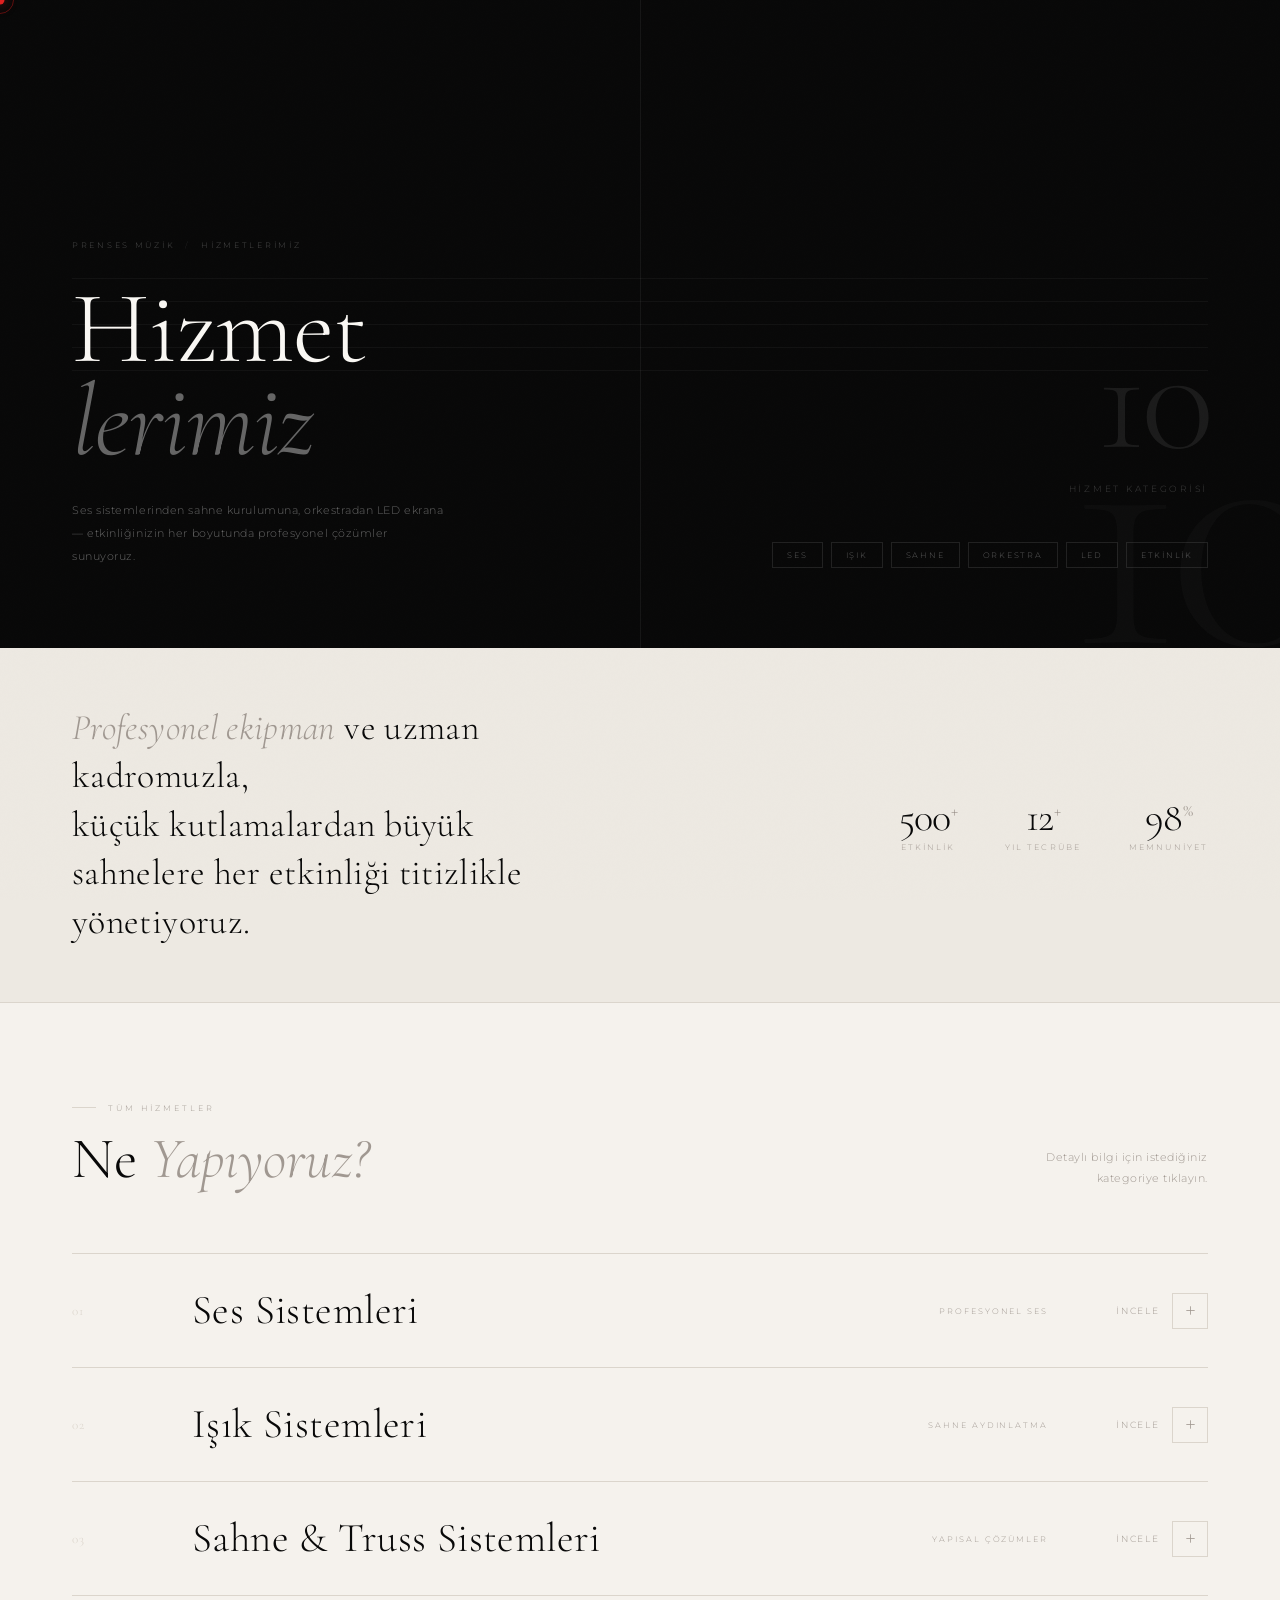
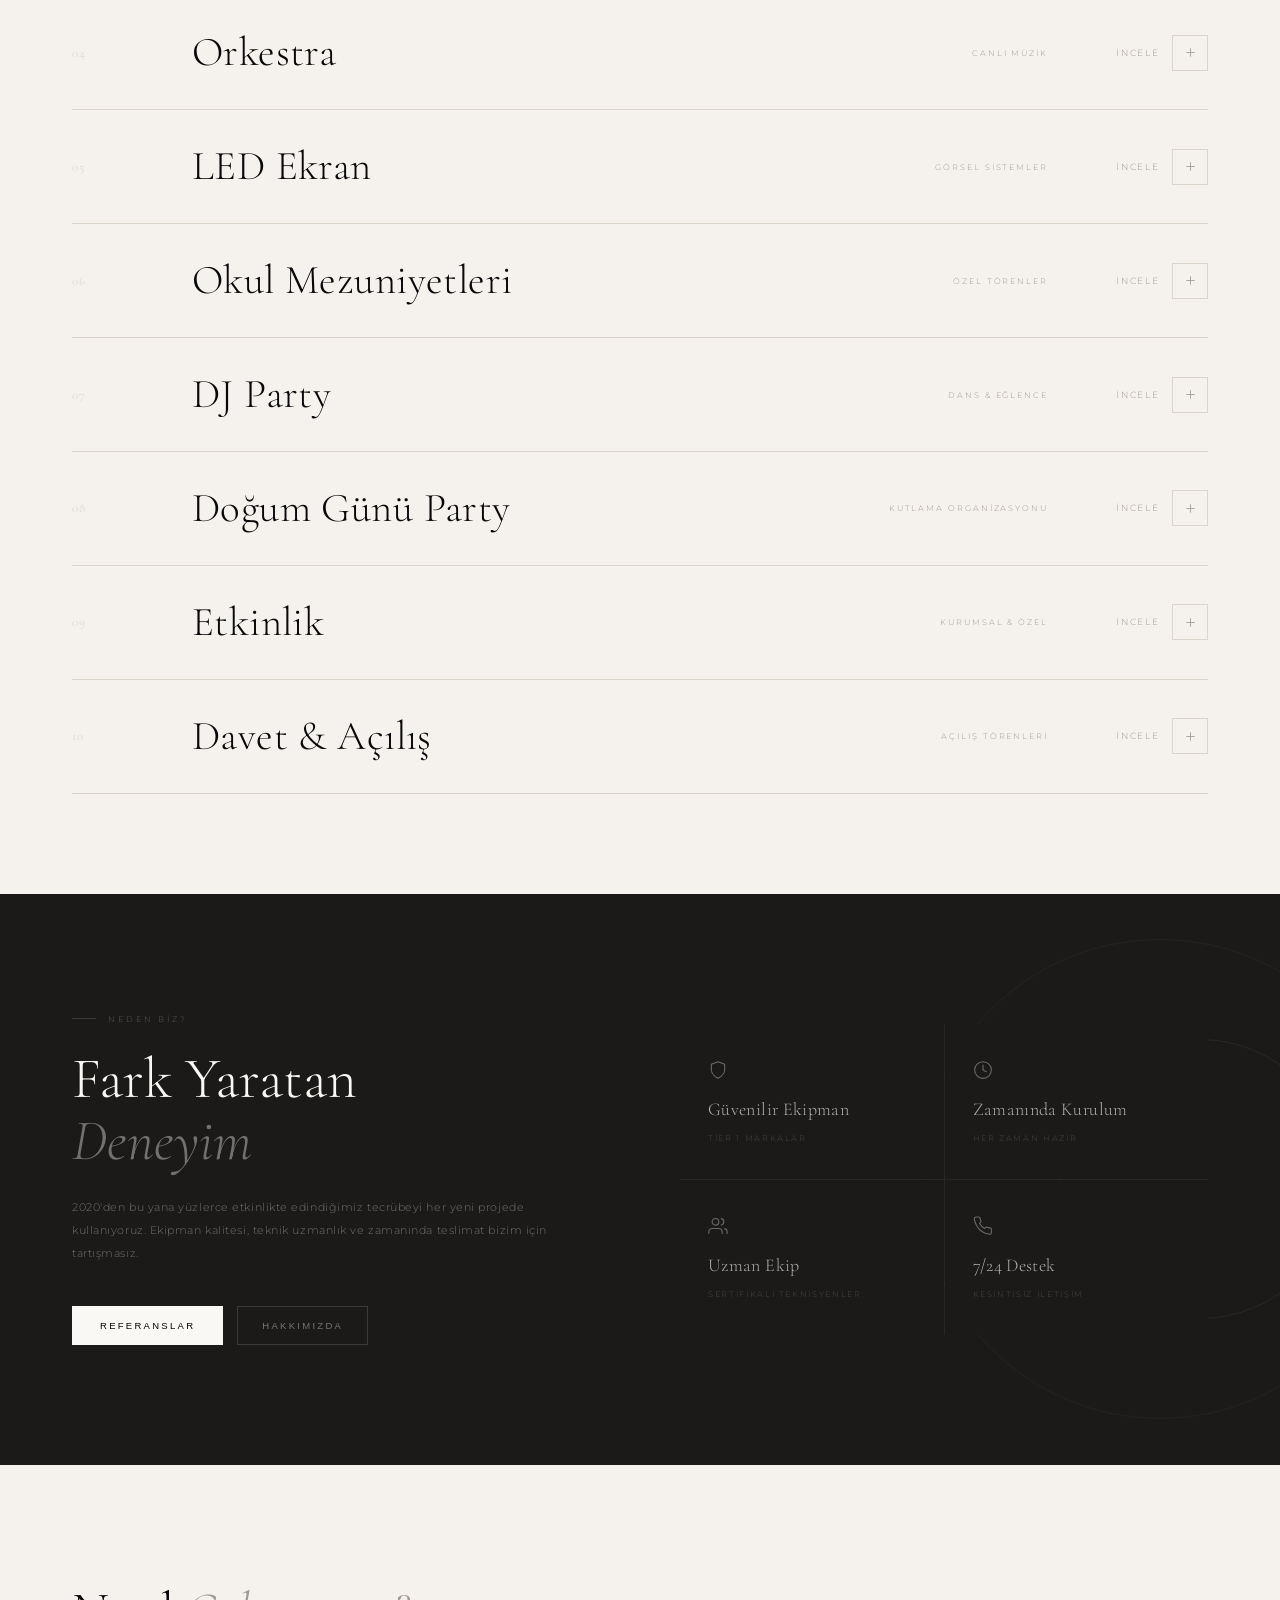
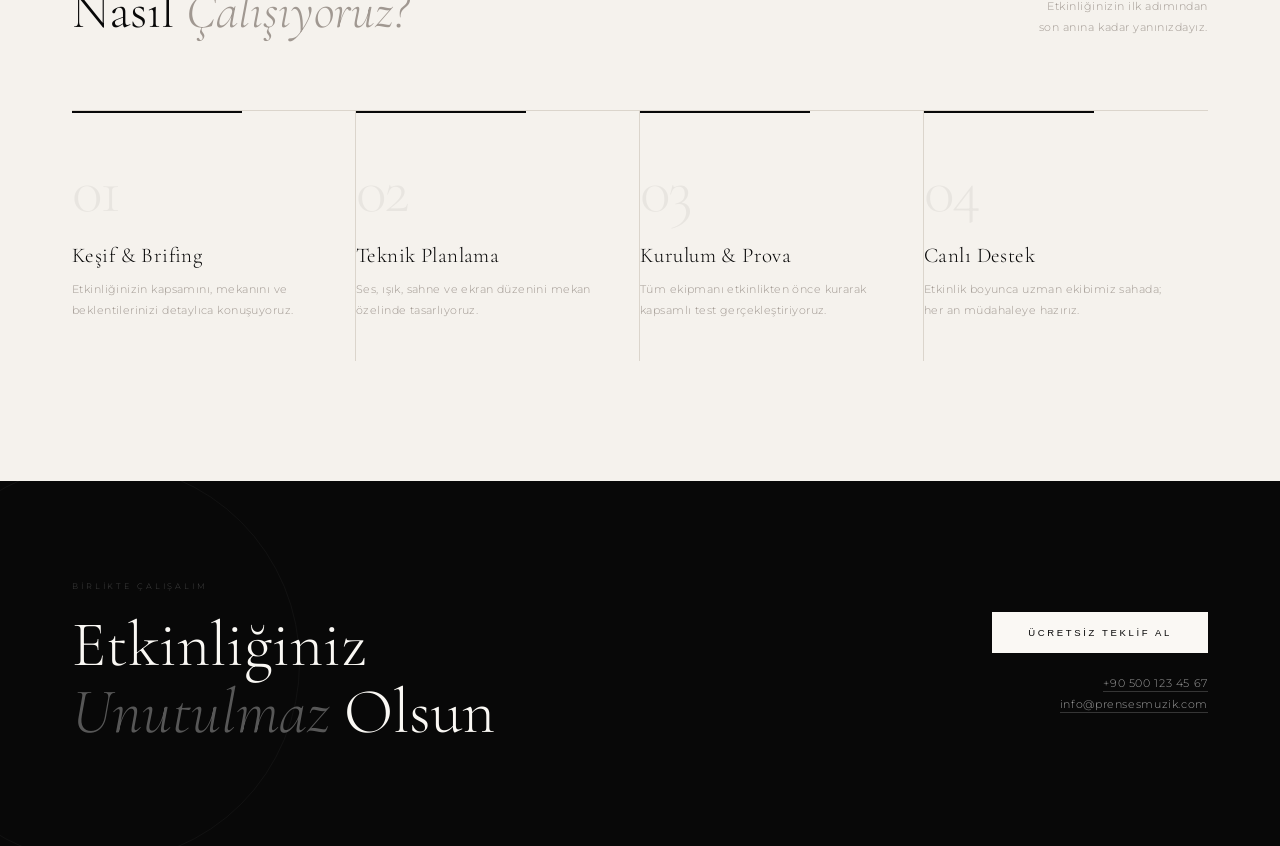
<file: prenses-muzik-hizmetler.html>
<!DOCTYPE html>
<html lang="tr">
<head>
<meta charset="UTF-8"/>
<meta name="viewport" content="width=device-width,initial-scale=1.0"/>
<title>Hizmetlerimiz — Prenses Müzik</title>
<link href="https://fonts.googleapis.com/css2?family=Cormorant+Garamond:ital,wght@0,200;0,300;0,400;0,500;1,200;1,300;1,400&family=Montserrat:wght@200;300;400;500&display=swap" rel="stylesheet"/>
<style>
/* ══════════════════════════════════════
   RESET & TOKENS
══════════════════════════════════════ */
*,*::before,*::after{margin:0;padding:0;box-sizing:border-box;}
:root{
  --ink:#080808;
  --ink2:#1c1a18;
  --paper:#f5f2ed;
  --cream:#ede9e2;
  --rule:#dbd5cc;
  --muted:#a09891;
  --dim:#6b6460;
  --white:#faf8f4;
  --display:'Cormorant Garamond',serif;
  --body:'Montserrat',sans-serif;
}
html{scroll-behavior:smooth;}
body{
  background:var(--paper);
  color:var(--ink);
  font-family:var(--body);
  overflow-x:hidden;
  cursor:none;
}

/* ── Cursor ── */
.cur{position:fixed;width:9px;height:9px;background:#e02020;border-radius:50%;pointer-events:none;z-index:9999;transform:translate(-50%,-50%);transition:width .25s,height .25s;box-shadow:0 0 12px rgba(224,32,32,.5);}
.cur-r{position:fixed;width:28px;height:28px;border:1.5px solid rgba(224,32,32,.4);border-radius:50%;pointer-events:none;z-index:9998;transform:translate(-50%,-50%);transition:all .18s ease;}
@media(max-width:768px){.cur,.cur-r{display:none;}body{cursor:auto;}}

/* ── Grain ── */
body::after{content:'';position:fixed;inset:0;background-image:url("data:image/svg+xml,%3Csvg viewBox='0 0 200 200' xmlns='http://www.w3.org/2000/svg'%3E%3Cfilter id='n'%3E%3CfeTurbulence type='fractalNoise' baseFrequency='0.9' numOctaves='4' stitchTiles='stitch'/%3E%3C/filter%3E%3Crect width='100%25' height='100%25' filter='url(%23n)' opacity='0.04'/%3E%3C/svg%3E");background-size:160px;pointer-events:none;z-index:500;opacity:.35;}

/* ── Reveal ── */
.r{opacity:0;transform:translateY(36px);transition:opacity .85s cubic-bezier(.16,1,.3,1),transform .85s cubic-bezier(.16,1,.3,1);}
.r.on{opacity:1;transform:none;}
.r1{transition-delay:.1s;}.r2{transition-delay:.2s;}.r3{transition-delay:.3s;}.r4{transition-delay:.4s;}.r5{transition-delay:.5s;}
.rfade{opacity:0;transition:opacity .9s ease;}
.rfade.on{opacity:1;}

/* ══════════════════════════════════════
   PAGE HERO
══════════════════════════════════════ */
.page-hero{
  background:var(--ink);
  color:var(--white);
  min-height:72vh;
  display:grid;
  grid-template-columns:1fr 1fr;
  position:relative;
  overflow:hidden;
}
/* vertical rule */
.page-hero::before{content:'';position:absolute;left:50%;top:0;bottom:0;width:1px;background:rgba(255,255,255,.06);}

/* decorative lines */
.hero-staff{position:absolute;inset:0;display:flex;flex-direction:column;justify-content:center;gap:22px;padding:0 72px;pointer-events:none;}
.hs-line{height:1px;background:rgba(255,255,255,.04);animation:grow 1.8s cubic-bezier(.16,1,.3,1) forwards;transform:scaleX(0);transform-origin:left;}
.hs-line:nth-child(1){animation-delay:.05s;}
.hs-line:nth-child(2){animation-delay:.12s;}
.hs-line:nth-child(3){animation-delay:.19s;}
.hs-line:nth-child(4){animation-delay:.26s;}
.hs-line:nth-child(5){animation-delay:.33s;}
@keyframes grow{to{transform:scaleX(1);}}

.ph-left{
  padding:100px 72px 80px;
  display:flex;flex-direction:column;
  justify-content:flex-end;
  gap:32px;
  position:relative;z-index:1;
}
.ph-breadcrumb{
  display:flex;align-items:center;gap:10px;
  font-size:8px;font-weight:300;
  letter-spacing:.34em;text-transform:uppercase;
  color:rgba(255,255,255,.28);
  animation:fadeUp .9s .2s ease both;
}
.ph-breadcrumb span{color:rgba(255,255,255,.12);}
.ph-title{
  font-family:var(--display);
  font-size:clamp(56px,8vw,110px);
  font-weight:200;line-height:.9;
  letter-spacing:-.01em;
  animation:fadeUp .9s .4s ease both;
}
.ph-title em{font-style:italic;color:rgba(255,255,255,.38);display:block;}
.ph-desc{
  font-size:11px;font-weight:300;
  line-height:2.1;letter-spacing:.05em;
  color:rgba(255,255,255,.38);
  max-width:380px;
  animation:fadeUp .9s .58s ease both;
}
@keyframes fadeUp{from{opacity:0;transform:translateY(18px);}to{opacity:1;transform:none;}}

.ph-right{
  padding:100px 72px 80px;
  display:flex;flex-direction:column;
  justify-content:flex-end;
  align-items:flex-end;
  gap:48px;
  position:relative;z-index:1;
}
.ph-count{
  text-align:right;
  animation:fadeUp .9s .6s ease both;
}
.ph-count-num{
  font-family:var(--display);
  font-size:clamp(80px,12vw,160px);
  font-weight:200;line-height:1;
  color:rgba(255,255,255,.08);
  letter-spacing:-.04em;
}
.ph-count-label{
  font-size:8.5px;font-weight:300;
  letter-spacing:.32em;text-transform:uppercase;
  color:rgba(255,255,255,.22);
  margin-top:8px;
}
.ph-tags{
  display:flex;flex-wrap:wrap;gap:8px;justify-content:flex-end;
  animation:fadeUp .9s .72s ease both;
}
.ph-tag{
  font-size:8px;font-weight:300;
  letter-spacing:.22em;text-transform:uppercase;
  color:rgba(255,255,255,.35);
  border:1px solid rgba(255,255,255,.1);
  padding:7px 14px;
}

/* big watermark */
.hero-wm{
  position:absolute;bottom:-60px;right:-40px;
  font-family:var(--display);
  font-size:clamp(200px,28vw,360px);
  font-weight:200;
  color:rgba(255,255,255,.025);
  letter-spacing:-.05em;
  line-height:1;
  pointer-events:none;user-select:none;
  animation:fadeIn 2s .4s ease both;
}
@keyframes fadeIn{from{opacity:0;}to{opacity:1;}}

/* ══════════════════════════════════════
   INTRO BAND
══════════════════════════════════════ */
.intro-band{
  background:var(--cream);
  border-bottom:1px solid var(--rule);
  padding:56px 72px;
  display:flex;
  align-items:center;
  justify-content:space-between;
  gap:60px;
}
.ib-left{
  font-family:var(--display);
  font-size:clamp(22px,2.8vw,36px);
  font-weight:300;
  color:var(--ink);
  max-width:520px;
  line-height:1.35;
  letter-spacing:.01em;
}
.ib-left em{font-style:italic;color:var(--muted);}
.ib-right{display:flex;gap:48px;flex-shrink:0;}
.ib-stat{text-align:center;}
.ib-stat-n{
  font-family:var(--display);
  font-size:40px;font-weight:300;
  color:var(--ink);letter-spacing:-.02em;line-height:1;
}
.ib-stat-n sup{font-size:.45em;color:var(--muted);vertical-align:super;}
.ib-stat-l{
  font-size:7.5px;font-weight:300;
  letter-spacing:.28em;text-transform:uppercase;
  color:var(--muted);margin-top:6px;
}

/* ══════════════════════════════════════
   SERVICES — ACCORDION LIST
══════════════════════════════════════ */
.svc-section{
  background:var(--paper);
  padding:0 72px 0;
}
.svc-section-header{
  padding:100px 0 64px;
  display:flex;align-items:flex-end;justify-content:space-between;
  gap:40px;
  border-bottom:1px solid var(--rule);
}
.ssh-left{}
.ssh-eyebrow{
  font-size:8px;font-weight:300;
  letter-spacing:.36em;text-transform:uppercase;
  color:var(--muted);
  display:flex;align-items:center;gap:12px;
  margin-bottom:16px;
}
.ssh-eyebrow::before{content:'';display:block;width:24px;height:1px;background:var(--rule);}
.ssh-title{
  font-family:var(--display);
  font-size:clamp(36px,4.5vw,64px);
  font-weight:300;line-height:1.05;
}
.ssh-title em{font-style:italic;color:var(--muted);}
.ssh-right{
  font-size:10.5px;font-weight:300;
  line-height:2;letter-spacing:.05em;
  color:var(--muted);
  max-width:280px;text-align:right;
}

/* Service accordion item */
.svc-list{padding-bottom:100px;}
.svc-item{
  border-bottom:1px solid var(--rule);
  overflow:hidden;
}
.svc-trigger{
  display:grid;
  grid-template-columns:80px 1fr auto 120px;
  align-items:center;
  gap:40px;
  padding:36px 0;
  cursor:none;
  transition:background .3s;
  position:relative;
}
.svc-trigger:hover{background:rgba(8,8,8,.018);}

.svc-num{
  font-family:var(--display);
  font-size:13px;font-weight:300;
  letter-spacing:.1em;color:var(--rule);
  transition:color .3s;
  flex-shrink:0;
}
.svc-item.open .svc-num{color:var(--muted);}

.svc-name{
  font-family:var(--display);
  font-size:clamp(26px,3.2vw,44px);
  font-weight:300;line-height:1;
  letter-spacing:.01em;color:var(--ink);
  transition:color .3s;
}
.svc-item.open .svc-name{color:var(--ink2);}

.svc-tag{
  font-size:8px;font-weight:300;
  letter-spacing:.24em;text-transform:uppercase;
  color:var(--muted);
  justify-self:center;
}

.svc-toggle{
  display:flex;align-items:center;justify-content:flex-end;gap:12px;
}
.svc-toggle-label{
  font-size:8.5px;font-weight:300;
  letter-spacing:.22em;text-transform:uppercase;
  color:var(--muted);transition:opacity .3s;
}
.svc-item.open .svc-toggle-label{opacity:0;}
.svc-toggle-icon{
  width:36px;height:36px;
  border:1px solid var(--rule);
  display:flex;align-items:center;justify-content:center;
  flex-shrink:0;
  transition:background .35s,border-color .35s,transform .45s cubic-bezier(.16,1,.3,1);
}
.svc-item.open .svc-toggle-icon{
  background:var(--ink);border-color:var(--ink);
  transform:rotate(45deg);
}
.svc-toggle-icon svg{
  width:13px;height:13px;
  stroke:var(--muted);fill:none;stroke-width:1.5;stroke-linecap:round;
  transition:stroke .35s;
}
.svc-item.open .svc-toggle-icon svg{stroke:var(--white);}

/* Panel */
.svc-panel{
  display:grid;grid-template-rows:0fr;
  transition:grid-template-rows .55s cubic-bezier(.16,1,.3,1);
}
.svc-item.open .svc-panel{grid-template-rows:1fr;}
.svc-panel-inner{
  overflow:hidden;
}
.svc-panel-content{
  display:grid;
  grid-template-columns:80px 1fr 1fr;
  gap:40px;
  padding:0 0 56px;
}
.svc-panel-col1{} /* spacer */
.svc-panel-main{
  display:flex;flex-direction:column;gap:24px;
}
.svc-panel-desc{
  font-size:12px;font-weight:300;
  line-height:2.1;letter-spacing:.05em;
  color:var(--dim);max-width:480px;
}
.svc-panel-features{
  display:flex;flex-direction:column;gap:10px;
}
.spf-row{
  display:flex;align-items:center;gap:12px;
  font-size:10.5px;font-weight:300;
  letter-spacing:.06em;color:var(--dim);
}
.spf-dot{width:4px;height:4px;border-radius:50%;background:var(--rule);flex-shrink:0;}
.svc-panel-right{
  display:flex;flex-direction:column;gap:32px;
  padding-left:40px;
  border-left:1px solid var(--rule);
}
.spr-label{
  font-size:8px;font-weight:300;
  letter-spacing:.3em;text-transform:uppercase;
  color:var(--muted);margin-bottom:12px;
}
.spr-items{display:flex;flex-direction:column;gap:10px;}
.spr-item{
  font-family:var(--display);
  font-size:16px;font-weight:300;
  color:var(--ink);letter-spacing:.02em;
  display:flex;align-items:center;gap:10px;
}
.spr-item::before{content:'';display:block;width:16px;height:1px;background:var(--rule);}
.svc-cta-row{
  display:flex;align-items:center;gap:16px;
  padding-top:8px;
}
.btn-svc{
  font-size:9px;font-weight:300;
  letter-spacing:.26em;text-transform:uppercase;
  color:var(--white);background:var(--ink);
  border:none;padding:12px 28px;
  cursor:none;transition:background .3s;
}
.btn-svc:hover{background:var(--dim);}
.btn-svc-ghost{
  font-size:9px;font-weight:300;
  letter-spacing:.26em;text-transform:uppercase;
  color:var(--dim);background:none;
  border:1px solid var(--rule);
  padding:12px 22px;cursor:none;
  transition:border-color .3s,color .3s;
}
.btn-svc-ghost:hover{border-color:var(--dim);color:var(--ink);}

/* visual pill in panel */
.svc-icon-large{
  width:56px;height:56px;
  border:1px solid var(--rule);
  display:flex;align-items:center;justify-content:center;
}
.svc-icon-large svg{
  width:24px;height:24px;
  stroke:var(--muted);fill:none;
  stroke-width:1.2;stroke-linecap:round;stroke-linejoin:round;
}

/* ══════════════════════════════════════
   FEATURED BLOCK  — DARK
══════════════════════════════════════ */
.featured{
  background:var(--ink2);
  color:var(--white);
  padding:120px 72px;
  display:grid;
  grid-template-columns:1fr 1fr;
  gap:80px;
  align-items:center;
  position:relative;
  overflow:hidden;
}
.featured::before{
  content:'';position:absolute;
  right:-120px;top:50%;transform:translateY(-50%);
  width:480px;height:480px;
  border:1px solid rgba(255,255,255,.04);
  border-radius:50%;pointer-events:none;
}
.featured::after{
  content:'';position:absolute;
  right:-60px;top:50%;transform:translateY(-50%);
  width:280px;height:280px;
  border:1px solid rgba(255,255,255,.06);
  border-radius:50%;pointer-events:none;
}
.feat-eyebrow{
  font-size:8px;font-weight:300;
  letter-spacing:.36em;text-transform:uppercase;
  color:rgba(255,255,255,.28);
  display:flex;align-items:center;gap:12px;
  margin-bottom:24px;
}
.feat-eyebrow::before{content:'';display:block;width:24px;height:1px;background:rgba(255,255,255,.15);}
.feat-title{
  font-family:var(--display);
  font-size:clamp(36px,4.5vw,64px);
  font-weight:300;line-height:1.08;
  margin-bottom:24px;
}
.feat-title em{font-style:italic;color:rgba(255,255,255,.38);}
.feat-body{
  font-size:11px;font-weight:300;
  line-height:2.1;letter-spacing:.05em;
  color:rgba(255,255,255,.38);
  margin-bottom:40px;
}
.feat-actions{display:flex;gap:14px;}
.btn-feat{
  font-size:9.5px;font-weight:300;
  letter-spacing:.24em;text-transform:uppercase;
  color:var(--ink);background:var(--white);
  border:none;padding:13px 28px;cursor:none;
  transition:background .3s;
}
.btn-feat:hover{background:var(--cream);}
.btn-feat-ghost{
  font-size:9.5px;font-weight:300;
  letter-spacing:.24em;text-transform:uppercase;
  color:rgba(255,255,255,.4);background:none;
  border:1px solid rgba(255,255,255,.14);
  padding:13px 24px;cursor:none;
  transition:border-color .3s,color .3s;
}
.btn-feat-ghost:hover{border-color:rgba(255,255,255,.45);color:var(--white);}

.feat-right{
  display:grid;grid-template-columns:1fr 1fr;gap:1px;
  background:rgba(255,255,255,.06);
  position:relative;z-index:1;
}
.feat-card{
  background:var(--ink2);
  padding:36px 28px;
  display:flex;flex-direction:column;gap:14px;
  transition:background .35s;
  cursor:none;
}
.feat-card:hover{background:#222;}
.fc-icon svg{
  width:20px;height:20px;
  stroke:rgba(255,255,255,.35);fill:none;
  stroke-width:1.3;stroke-linecap:round;stroke-linejoin:round;
  transition:stroke .35s;
}
.feat-card:hover .fc-icon svg{stroke:rgba(255,255,255,.7);}
.fc-name{
  font-family:var(--display);
  font-size:18px;font-weight:300;
  color:rgba(255,255,255,.65);
  letter-spacing:.02em;
  transition:color .35s;
}
.feat-card:hover .fc-name{color:var(--white);}
.fc-tag{
  font-size:7.5px;font-weight:300;
  letter-spacing:.22em;text-transform:uppercase;
  color:rgba(255,255,255,.2);
}

/* ══════════════════════════════════════
   PROCESS MINI
══════════════════════════════════════ */
.process-mini{
  background:var(--paper);
  padding:120px 72px;
}
.pm-header{
  display:flex;align-items:flex-end;
  justify-content:space-between;
  gap:40px;
  margin-bottom:72px;
}
.pm-title{
  font-family:var(--display);
  font-size:clamp(34px,4vw,58px);
  font-weight:300;line-height:1.05;
}
.pm-title em{font-style:italic;color:var(--muted);}
.pm-subtitle{
  font-size:10.5px;font-weight:300;
  line-height:2;letter-spacing:.05em;
  color:var(--muted);
  max-width:260px;text-align:right;
}
.pm-steps{
  display:grid;
  grid-template-columns:repeat(4,1fr);
  gap:0;
  border-top:1px solid var(--rule);
}
.pm-step{
  padding:48px 40px 40px 0;
  border-right:1px solid var(--rule);
  position:relative;
}
.pm-step:last-child{border-right:none;}
.pm-step-bar{
  position:absolute;top:0;left:0;
  width:0;height:2px;
  background:var(--ink);
  transition:width 1.4s cubic-bezier(.16,1,.3,1);
}
.pm-step.on .pm-step-bar{width:60%;}
.pm-step-n{
  font-family:var(--display);
  font-size:64px;font-weight:200;
  color:rgba(8,8,8,.05);
  line-height:1;letter-spacing:-.04em;
  margin-bottom:20px;
}
.pm-step-title{
  font-family:var(--display);
  font-size:21px;font-weight:300;
  color:var(--ink);letter-spacing:.02em;
  margin-bottom:12px;
}
.pm-step-body{
  font-size:10.5px;font-weight:300;
  line-height:1.95;letter-spacing:.04em;
  color:var(--muted);
}

/* ══════════════════════════════════════
   CTA STRIP — DARK
══════════════════════════════════════ */
.cta-strip{
  background:var(--ink);
  color:var(--white);
  padding:100px 72px;
  display:flex;
  align-items:center;
  justify-content:space-between;
  gap:60px;
  position:relative;
  overflow:hidden;
}
.cta-strip::before{
  content:'';position:absolute;
  left:-100px;top:50%;transform:translateY(-50%);
  width:400px;height:400px;
  border:1px solid rgba(255,255,255,.04);
  border-radius:50%;
}
.cta-left{position:relative;z-index:1;}
.cta-label{
  font-size:8px;font-weight:300;
  letter-spacing:.36em;text-transform:uppercase;
  color:rgba(255,255,255,.25);
  margin-bottom:20px;
}
.cta-title{
  font-family:var(--display);
  font-size:clamp(36px,5vw,72px);
  font-weight:300;line-height:1.05;
}
.cta-title em{font-style:italic;color:rgba(255,255,255,.32);}
.cta-right{
  display:flex;flex-direction:column;
  align-items:flex-end;gap:20px;
  position:relative;z-index:1;flex-shrink:0;
}
.cta-contact{
  text-align:right;
  font-size:10.5px;font-weight:300;
  letter-spacing:.06em;
  color:rgba(255,255,255,.35);
  line-height:2;
}
.cta-contact a{
  color:rgba(255,255,255,.6);text-decoration:none;
  border-bottom:1px solid rgba(255,255,255,.18);
  padding-bottom:1px;cursor:none;
  transition:color .25s,border-color .25s;
}
.cta-contact a:hover{color:var(--white);border-color:rgba(255,255,255,.5);}
.btn-cta-big{
  font-size:9.5px;font-weight:300;
  letter-spacing:.28em;text-transform:uppercase;
  color:var(--ink);background:var(--white);
  border:none;padding:15px 36px;cursor:none;
  transition:background .3s;
  white-space:nowrap;
}
.btn-cta-big:hover{background:var(--cream);}

/* ══════════════════════════════════════
   RESPONSIVE
══════════════════════════════════════ */
@media(max-width:1100px){
  .page-hero{grid-template-columns:1fr;}
  .ph-right{display:none;}
  .page-hero::before{display:none;}
  .svc-trigger{grid-template-columns:60px 1fr 80px;}
  .svc-tag{display:none;}
  .svc-panel-content{grid-template-columns:60px 1fr;}
  .svc-panel-right{display:none;}
  .featured{grid-template-columns:1fr;}
  .feat-right{display:none;}
  .pm-steps{grid-template-columns:repeat(2,1fr);}
  .cta-strip{flex-direction:column;align-items:flex-start;}
  .cta-right{align-items:flex-start;}
}
@media(max-width:768px){
  .page-hero,.intro-band,.svc-section,.featured,.process-mini,.cta-strip{padding-left:28px;padding-right:28px;}
  .ph-left{padding:72px 28px 60px;}
  .svc-section-header{padding-top:72px;padding-bottom:48px;flex-direction:column;}
  .ssh-right{text-align:left;max-width:100%;}
  .intro-band{flex-direction:column;gap:40px;}
  .ib-right{gap:32px;}
  .ib-left{max-width:100%;}
  .pm-steps{grid-template-columns:1fr;}
  .pm-step{border-right:none;border-bottom:1px solid var(--rule);padding-bottom:40px;padding-right:0;}
  .pm-step:last-child{border-bottom:none;}
}
</style>
</head>
<body>

<div class="cur" id="cur"></div>
<div class="cur-r" id="curR"></div>

<!-- ══════════════════════════════════════
     PAGE HERO
══════════════════════════════════════ -->
<section class="page-hero">
  <div class="hero-staff">
    <div class="hs-line"></div><div class="hs-line"></div>
    <div class="hs-line"></div><div class="hs-line"></div>
    <div class="hs-line"></div>
  </div>
  <div class="hero-wm">10</div>

  <div class="ph-left">
    <div class="ph-breadcrumb">
      Prenses Müzik <span>/</span> Hizmetlerimiz
    </div>
    <h1 class="ph-title">
      Hizmet<em>lerimiz</em>
    </h1>
    <p class="ph-desc">
      Ses sistemlerinden sahne kurulumuna, orkestradan LED ekrana —
      etkinliğinizin her boyutunda profesyonel çözümler sunuyoruz.
    </p>
  </div>

  <div class="ph-right">
    <div class="ph-count">
      <div class="ph-count-num">10</div>
      <div class="ph-count-label">Hizmet Kategorisi</div>
    </div>
    <div class="ph-tags">
      <span class="ph-tag">Ses</span>
      <span class="ph-tag">Işık</span>
      <span class="ph-tag">Sahne</span>
      <span class="ph-tag">Orkestra</span>
      <span class="ph-tag">LED</span>
      <span class="ph-tag">Etkinlik</span>
    </div>
  </div>
</section>

<!-- ══════════════════════════════════════
     INTRO BAND
══════════════════════════════════════ -->
<div class="intro-band r">
  <p class="ib-left">
    <em>Profesyonel ekipman</em> ve uzman kadromuzla,<br>
    küçük kutlamalardan büyük sahnelere her etkinliği titizlikle yönetiyoruz.
  </p>
  <div class="ib-right">
    <div class="ib-stat r r1">
      <div class="ib-stat-n">500<sup>+</sup></div>
      <div class="ib-stat-l">Etkinlik</div>
    </div>
    <div class="ib-stat r r2">
      <div class="ib-stat-n">12<sup>+</sup></div>
      <div class="ib-stat-l">Yıl Tecrübe</div>
    </div>
    <div class="ib-stat r r3">
      <div class="ib-stat-n">98<sup>%</sup></div>
      <div class="ib-stat-l">Memnuniyet</div>
    </div>
  </div>
</div>

<!-- ══════════════════════════════════════
     SERVICES ACCORDION
══════════════════════════════════════ -->
<div class="svc-section">
  <div class="svc-section-header">
    <div class="ssh-left">
      <div class="ssh-eyebrow r">Tüm Hizmetler</div>
      <h2 class="ssh-title r r1">Ne <em>Yapıyoruz?</em></h2>
    </div>
    <p class="ssh-right r r2">
      Detaylı bilgi için istediğiniz<br>kategoriye tıklayın.
    </p>
  </div>

  <div class="svc-list">

    <!-- 01 Ses Sistemleri -->
    <div class="svc-item r" data-svc>
      <div class="svc-trigger" data-trigger>
        <span class="svc-num">01</span>
        <span class="svc-name">Ses Sistemleri</span>
        <span class="svc-tag">Profesyonel Ses</span>
        <div class="svc-toggle">
          <span class="svc-toggle-label">İncele</span>
          <div class="svc-toggle-icon">
            <svg viewBox="0 0 24 24"><line x1="12" y1="5" x2="12" y2="19"/><line x1="5" y1="12" x2="19" y2="12"/></svg>
          </div>
        </div>
      </div>
      <div class="svc-panel">
        <div class="svc-panel-inner">
          <div class="svc-panel-content">
            <div></div>
            <div class="svc-panel-main">
              <div class="svc-icon-large">
                <svg viewBox="0 0 24 24"><rect x="3" y="7" width="6" height="10" rx="1"/><path d="M9 9l6-5v16l-6-5"/><path d="M15 8a4 4 0 0 1 0 8"/><path d="M17.5 5.5a8.5 8.5 0 0 1 0 13"/></svg>
              </div>
              <p class="svc-panel-desc">Line array, subwoofer, monitör, mikser ve tüm sinyal zinciri ekipmanlarını profesyonel sahne standartlarında sağlıyor; kurulum, prova ve etkinlik boyunca teknik destek veriyoruz.</p>
              <div class="svc-panel-features">
                <div class="spf-row"><div class="spf-dot"></div>Line Array & Subwoofer Sistemleri</div>
                <div class="spf-row"><div class="spf-dot"></div>Dijital & Analog Mikser Kurulumu</div>
                <div class="spf-row"><div class="spf-dot"></div>Sahne Monitörleri & IEM</div>
                <div class="spf-row"><div class="spf-dot"></div>Etkinlik Boyunca Ses Operatörü</div>
              </div>
              <div class="svc-cta-row">
                <button class="btn-svc">Teklif Al</button>
                <button class="btn-svc-ghost">Detaylar</button>
              </div>
            </div>
            <div class="svc-panel-right">
              <div>
                <div class="spr-label">Uygun Etkinlikler</div>
                <div class="spr-items">
                  <div class="spr-item">Konser & Sahne</div>
                  <div class="spr-item">Kurumsal Toplantı</div>
                  <div class="spr-item">Mezuniyet Töreni</div>
                  <div class="spr-item">DJ Party</div>
                </div>
              </div>
            </div>
          </div>
        </div>
      </div>
    </div>

    <!-- 02 Işık Sistemleri -->
    <div class="svc-item r r1" data-svc>
      <div class="svc-trigger" data-trigger>
        <span class="svc-num">02</span>
        <span class="svc-name">Işık Sistemleri</span>
        <span class="svc-tag">Sahne Aydınlatma</span>
        <div class="svc-toggle">
          <span class="svc-toggle-label">İncele</span>
          <div class="svc-toggle-icon">
            <svg viewBox="0 0 24 24"><line x1="12" y1="5" x2="12" y2="19"/><line x1="5" y1="12" x2="19" y2="12"/></svg>
          </div>
        </div>
      </div>
      <div class="svc-panel">
        <div class="svc-panel-inner">
          <div class="svc-panel-content">
            <div></div>
            <div class="svc-panel-main">
              <div class="svc-icon-large">
                <svg viewBox="0 0 24 24"><circle cx="12" cy="12" r="4"/><path d="M12 2v2M12 20v2M4.93 4.93l1.41 1.41M17.66 17.66l1.41 1.41M2 12h2M20 12h2M4.93 19.07l1.41-1.41M17.66 6.34l1.41-1.41"/></svg>
              </div>
              <p class="svc-panel-desc">Moving head, wash, spot, strobe ve özel efekt armatürleriyle sahnenize hayat veriyoruz. DMX kontrol ve programlama hizmetiyle etkinliğinize özgü ışık şovları tasarlıyoruz.</p>
              <div class="svc-panel-features">
                <div class="spf-row"><div class="spf-dot"></div>Moving Head Spot & Wash</div>
                <div class="spf-row"><div class="spf-dot"></div>Strobe & Efekt Armatürler</div>
                <div class="spf-row"><div class="spf-dot"></div>DMX Programlama & Kontrol</div>
                <div class="spf-row"><div class="spf-dot"></div>Özel Işık Şov Tasarımı</div>
              </div>
              <div class="svc-cta-row">
                <button class="btn-svc">Teklif Al</button>
                <button class="btn-svc-ghost">Detaylar</button>
              </div>
            </div>
            <div class="svc-panel-right">
              <div>
                <div class="spr-label">Uygun Etkinlikler</div>
                <div class="spr-items">
                  <div class="spr-item">Konser & Show</div>
                  <div class="spr-item">DJ Party</div>
                  <div class="spr-item">Açılış Töreni</div>
                  <div class="spr-item">Tiyatro & Sahne</div>
                </div>
              </div>
            </div>
          </div>
        </div>
      </div>
    </div>

    <!-- 03 Sahne & Truss -->
    <div class="svc-item r r2" data-svc>
      <div class="svc-trigger" data-trigger>
        <span class="svc-num">03</span>
        <span class="svc-name">Sahne &amp; Truss Sistemleri</span>
        <span class="svc-tag">Yapısal Çözümler</span>
        <div class="svc-toggle">
          <span class="svc-toggle-label">İncele</span>
          <div class="svc-toggle-icon">
            <svg viewBox="0 0 24 24"><line x1="12" y1="5" x2="12" y2="19"/><line x1="5" y1="12" x2="19" y2="12"/></svg>
          </div>
        </div>
      </div>
      <div class="svc-panel">
        <div class="svc-panel-inner">
          <div class="svc-panel-content">
            <div></div>
            <div class="svc-panel-main">
              <div class="svc-icon-large">
                <svg viewBox="0 0 24 24"><rect x="2" y="16" width="20" height="4" rx="1"/><path d="M6 16V8h3v8M15 16V8h3v8"/><path d="M9 10h6"/></svg>
              </div>
              <p class="svc-panel-desc">Modüler sahne ve truss sistemleriyle her mekana uygun çözümler üretiyoruz. Yük hesabı, kurulum ve söküm ekibimizle güvenli ve hızlı sahne altyapısı sağlıyoruz.</p>
              <div class="svc-panel-features">
                <div class="spf-row"><div class="spf-dot"></div>Modüler Sahne Kurulumu</div>
                <div class="spf-row"><div class="spf-dot"></div>Alüminyum Truss Sistemleri</div>
                <div class="spf-row"><div class="spf-dot"></div>Güvenli Yük Hesabı & Montaj</div>
                <div class="spf-row"><div class="spf-dot"></div>Kurulum & Söküm Ekibi</div>
              </div>
              <div class="svc-cta-row">
                <button class="btn-svc">Teklif Al</button>
                <button class="btn-svc-ghost">Detaylar</button>
              </div>
            </div>
            <div class="svc-panel-right">
              <div>
                <div class="spr-label">Uygun Etkinlikler</div>
                <div class="spr-items">
                  <div class="spr-item">Açık Alan Konserleri</div>
                  <div class="spr-item">Festivaller</div>
                  <div class="spr-item">Kurumsal Etkinlik</div>
                  <div class="spr-item">Tiyatro Sahne</div>
                </div>
              </div>
            </div>
          </div>
        </div>
      </div>
    </div>

    <!-- 04 Orkestra -->
    <div class="svc-item r" data-svc>
      <div class="svc-trigger" data-trigger>
        <span class="svc-num">04</span>
        <span class="svc-name">Orkestra</span>
        <span class="svc-tag">Canlı Müzik</span>
        <div class="svc-toggle">
          <span class="svc-toggle-label">İncele</span>
          <div class="svc-toggle-icon">
            <svg viewBox="0 0 24 24"><line x1="12" y1="5" x2="12" y2="19"/><line x1="5" y1="12" x2="19" y2="12"/></svg>
          </div>
        </div>
      </div>
      <div class="svc-panel">
        <div class="svc-panel-inner">
          <div class="svc-panel-content">
            <div></div>
            <div class="svc-panel-main">
              <div class="svc-icon-large">
                <svg viewBox="0 0 24 24"><path d="M9 17H5a2 2 0 0 0 0 4h2a2 2 0 0 0 2-2V5l12-2v12"/><circle cx="18" cy="17" r="2"/></svg>
              </div>
              <p class="svc-panel-desc">Oda orkestrası, senfoni orkestrası veya oda müziği topluluğu organizasyonundan nota temininden prova yönetimine kadar tüm süreçleri koordine ediyoruz.</p>
              <div class="svc-panel-features">
                <div class="spf-row"><div class="spf-dot"></div>Oda & Senfoni Orkestrası</div>
                <div class="spf-row"><div class="spf-dot"></div>Nota Temini & Düzenleme</div>
                <div class="spf-row"><div class="spf-dot"></div>Prova Yönetimi</div>
                <div class="spf-row"><div class="spf-dot"></div>Etkinlik Koordinasyonu</div>
              </div>
              <div class="svc-cta-row">
                <button class="btn-svc">Teklif Al</button>
                <button class="btn-svc-ghost">Detaylar</button>
              </div>
            </div>
            <div class="svc-panel-right">
              <div>
                <div class="spr-label">Uygun Etkinlikler</div>
                <div class="spr-items">
                  <div class="spr-item">Gala & Resepsiyon</div>
                  <div class="spr-item">Düğün Töreni</div>
                  <div class="spr-item">Kurumsal Gece</div>
                  <div class="spr-item">Davet & Açılış</div>
                </div>
              </div>
            </div>
          </div>
        </div>
      </div>
    </div>

    <!-- 05 LED Ekran -->
    <div class="svc-item r r1" data-svc>
      <div class="svc-trigger" data-trigger>
        <span class="svc-num">05</span>
        <span class="svc-name">LED Ekran</span>
        <span class="svc-tag">Görsel Sistemler</span>
        <div class="svc-toggle">
          <span class="svc-toggle-label">İncele</span>
          <div class="svc-toggle-icon">
            <svg viewBox="0 0 24 24"><line x1="12" y1="5" x2="12" y2="19"/><line x1="5" y1="12" x2="19" y2="12"/></svg>
          </div>
        </div>
      </div>
      <div class="svc-panel">
        <div class="svc-panel-inner">
          <div class="svc-panel-content">
            <div></div>
            <div class="svc-panel-main">
              <div class="svc-icon-large">
                <svg viewBox="0 0 24 24"><rect x="2" y="3" width="20" height="14" rx="2"/><path d="M8 21h8M12 17v4"/></svg>
              </div>
              <p class="svc-panel-desc">Indoor ve outdoor LED ekranlarla etkinliğinize görsel boyut katıyoruz. İçerik yönetimi, video operatörü ve özel grafik tasarım hizmetleriyle tam çözüm sunuyoruz.</p>
              <div class="svc-panel-features">
                <div class="spf-row"><div class="spf-dot"></div>Indoor & Outdoor LED Paneller</div>
                <div class="spf-row"><div class="spf-dot"></div>Yüksek Çözünürlüklü Görüntü</div>
                <div class="spf-row"><div class="spf-dot"></div>Video İçerik Yönetimi</div>
                <div class="spf-row"><div class="spf-dot"></div>Özel Grafik & Animasyon</div>
              </div>
              <div class="svc-cta-row">
                <button class="btn-svc">Teklif Al</button>
                <button class="btn-svc-ghost">Detaylar</button>
              </div>
            </div>
            <div class="svc-panel-right">
              <div>
                <div class="spr-label">Uygun Etkinlikler</div>
                <div class="spr-items">
                  <div class="spr-item">Konser & Festival</div>
                  <div class="spr-item">Kurumsal Sunum</div>
                  <div class="spr-item">Açık Alan Etkinliği</div>
                  <div class="spr-item">Spor Organizasyonu</div>
                </div>
              </div>
            </div>
          </div>
        </div>
      </div>
    </div>

    <!-- 06 Okul Mezuniyetleri -->
    <div class="svc-item r r2" data-svc>
      <div class="svc-trigger" data-trigger>
        <span class="svc-num">06</span>
        <span class="svc-name">Okul Mezuniyetleri</span>
        <span class="svc-tag">Özel Törenler</span>
        <div class="svc-toggle">
          <span class="svc-toggle-label">İncele</span>
          <div class="svc-toggle-icon">
            <svg viewBox="0 0 24 24"><line x1="12" y1="5" x2="12" y2="19"/><line x1="5" y1="12" x2="19" y2="12"/></svg>
          </div>
        </div>
      </div>
      <div class="svc-panel">
        <div class="svc-panel-inner">
          <div class="svc-panel-content">
            <div></div>
            <div class="svc-panel-main">
              <div class="svc-icon-large">
                <svg viewBox="0 0 24 24"><path d="M22 10L12 5 2 10l10 5 10-5z"/><path d="M6 12v5c3 2 9 2 12 0v-5"/></svg>
              </div>
              <p class="svc-panel-desc">Ses, sahne, ışık ve görsel sistemlerin yanı sıra seremoni müziği ve mekân düzenlemesiyle unutulmaz bir mezuniyet töreni organize ediyoruz.</p>
              <div class="svc-panel-features">
                <div class="spf-row"><div class="spf-dot"></div>Tören Sahne & Ses Kurulumu</div>
                <div class="spf-row"><div class="spf-dot"></div>Seremoni Müziği</div>
                <div class="spf-row"><div class="spf-dot"></div>LED Ekran & Fotoğraf Anı</div>
                <div class="spf-row"><div class="spf-dot"></div>Tam Paket Organizasyon</div>
              </div>
              <div class="svc-cta-row">
                <button class="btn-svc">Teklif Al</button>
                <button class="btn-svc-ghost">Detaylar</button>
              </div>
            </div>
            <div class="svc-panel-right">
              <div>
                <div class="spr-label">Uygun Kurumlar</div>
                <div class="spr-items">
                  <div class="spr-item">İlk & Ortaöğretim</div>
                  <div class="spr-item">Üniversite</div>
                  <div class="spr-item">Özel Okul</div>
                  <div class="spr-item">Yurt & Kurs</div>
                </div>
              </div>
            </div>
          </div>
        </div>
      </div>
    </div>

    <!-- 07 DJ Party -->
    <div class="svc-item r" data-svc>
      <div class="svc-trigger" data-trigger>
        <span class="svc-num">07</span>
        <span class="svc-name">DJ Party</span>
        <span class="svc-tag">Dans &amp; Eğlence</span>
        <div class="svc-toggle">
          <span class="svc-toggle-label">İncele</span>
          <div class="svc-toggle-icon">
            <svg viewBox="0 0 24 24"><line x1="12" y1="5" x2="12" y2="19"/><line x1="5" y1="12" x2="19" y2="12"/></svg>
          </div>
        </div>
      </div>
      <div class="svc-panel">
        <div class="svc-panel-inner">
          <div class="svc-panel-content">
            <div></div>
            <div class="svc-panel-main">
              <div class="svc-icon-large">
                <svg viewBox="0 0 24 24"><path d="M3 18v-6a9 9 0 0 1 18 0v6"/><path d="M21 19a2 2 0 0 1-2 2h-1a2 2 0 0 1-2-2v-3a2 2 0 0 1 2-2h3zM3 19a2 2 0 0 0 2 2h1a2 2 0 0 0 2-2v-3a2 2 0 0 0-2-2H3z"/></svg>
              </div>
              <p class="svc-panel-desc">Profesyonel DJ ekipmanı, beat sync ses sistemi ve özel ışık efektleriyle mekanınızı dance floor'a dönüştürüyoruz. Müzik seçkisinden set organizasyonuna tam paket.</p>
              <div class="svc-panel-features">
                <div class="spf-row"><div class="spf-dot"></div>Profesyonel DJ Mixer & Controller</div>
                <div class="spf-row"><div class="spf-dot"></div>Beat-Sync Ses & Işık Sistemi</div>
                <div class="spf-row"><div class="spf-dot"></div>Özel Müzik Set Tasarımı</div>
                <div class="spf-row"><div class="spf-dot"></div>Efekt Makineleri (Duman, Köpük)</div>
              </div>
              <div class="svc-cta-row">
                <button class="btn-svc">Teklif Al</button>
                <button class="btn-svc-ghost">Detaylar</button>
              </div>
            </div>
            <div class="svc-panel-right">
              <div>
                <div class="spr-label">Uygun Etkinlikler</div>
                <div class="spr-items">
                  <div class="spr-item">Gece Partisi</div>
                  <div class="spr-item">Doğum Günü</div>
                  <div class="spr-item">Düğün After Party</div>
                  <div class="spr-item">Kurumsal Gece</div>
                </div>
              </div>
            </div>
          </div>
        </div>
      </div>
    </div>

    <!-- 08 Doğum Günü Party -->
    <div class="svc-item r r1" data-svc>
      <div class="svc-trigger" data-trigger>
        <span class="svc-num">08</span>
        <span class="svc-name">Doğum Günü Party</span>
        <span class="svc-tag">Kutlama Organizasyonu</span>
        <div class="svc-toggle">
          <span class="svc-toggle-label">İncele</span>
          <div class="svc-toggle-icon">
            <svg viewBox="0 0 24 24"><line x1="12" y1="5" x2="12" y2="19"/><line x1="5" y1="12" x2="19" y2="12"/></svg>
          </div>
        </div>
      </div>
      <div class="svc-panel">
        <div class="svc-panel-inner">
          <div class="svc-panel-content">
            <div></div>
            <div class="svc-panel-main">
              <div class="svc-icon-large">
                <svg viewBox="0 0 24 24"><path d="M20 21v-8a2 2 0 0 0-2-2H6a2 2 0 0 0-2 2v8"/><path d="M4 16s.5-1 2-1 2.5 2 4 2 2.5-2 4-2 2 1 2 1"/><path d="M2 21h20M12 8V3M9 5h6"/></svg>
              </div>
              <p class="svc-panel-desc">Müzik, ses ve ışık sistemleri, kişiselleştirilmiş dekorasyon ve konsept yönetimiyle hayalinizdeki doğum günü organizasyonunu hayata geçiriyoruz.</p>
              <div class="svc-panel-features">
                <div class="spf-row"><div class="spf-dot"></div>Kişiselleştirilmiş Ses & Playlist</div>
                <div class="spf-row"><div class="spf-dot"></div>Tematik Işık & Dekor Kurulumu</div>
                <div class="spf-row"><div class="spf-dot"></div>Fotoğraf & Video Köşesi</div>
                <div class="spf-row"><div class="spf-dot"></div>Sürpriz Anı Organizasyonu</div>
              </div>
              <div class="svc-cta-row">
                <button class="btn-svc">Teklif Al</button>
                <button class="btn-svc-ghost">Detaylar</button>
              </div>
            </div>
            <div class="svc-panel-right">
              <div>
                <div class="spr-label">Organizasyon Türleri</div>
                <div class="spr-items">
                  <div class="spr-item">Çocuk Partisi</div>
                  <div class="spr-item">Genç & Yetişkin</div>
                  <div class="spr-item">Surprise Party</div>
                  <div class="spr-item">Özel Tema Gecesi</div>
                </div>
              </div>
            </div>
          </div>
        </div>
      </div>
    </div>

    <!-- 09 Etkinlik -->
    <div class="svc-item r r2" data-svc>
      <div class="svc-trigger" data-trigger>
        <span class="svc-num">09</span>
        <span class="svc-name">Etkinlik</span>
        <span class="svc-tag">Kurumsal &amp; Özel</span>
        <div class="svc-toggle">
          <span class="svc-toggle-label">İncele</span>
          <div class="svc-toggle-icon">
            <svg viewBox="0 0 24 24"><line x1="12" y1="5" x2="12" y2="19"/><line x1="5" y1="12" x2="19" y2="12"/></svg>
          </div>
        </div>
      </div>
      <div class="svc-panel">
        <div class="svc-panel-inner">
          <div class="svc-panel-content">
            <div></div>
            <div class="svc-panel-main">
              <div class="svc-icon-large">
                <svg viewBox="0 0 24 24"><polygon points="12 2 15.09 8.26 22 9.27 17 14.14 18.18 21.02 12 17.77 5.82 21.02 7 14.14 2 9.27 8.91 8.26 12 2"/></svg>
              </div>
              <p class="svc-panel-desc">Kurumsal tanıtım gecelerinden özel davetlere, ürün lansmanlarından gala etkinliklere — ses, ışık, sahne ve görsel altyapının tümünü anahtar teslim sağlıyoruz.</p>
              <div class="svc-panel-features">
                <div class="spf-row"><div class="spf-dot"></div>Anahtar Teslim Teknik Altyapı</div>
                <div class="spf-row"><div class="spf-dot"></div>Mekân Teknik Keşfi</div>
                <div class="spf-row"><div class="spf-dot"></div>Prova & Teknik Provası</div>
                <div class="spf-row"><div class="spf-dot"></div>Etkinlik Günü Tam Destek</div>
              </div>
              <div class="svc-cta-row">
                <button class="btn-svc">Teklif Al</button>
                <button class="btn-svc-ghost">Detaylar</button>
              </div>
            </div>
            <div class="svc-panel-right">
              <div>
                <div class="spr-label">Etkinlik Türleri</div>
                <div class="spr-items">
                  <div class="spr-item">Ürün Lansmanı</div>
                  <div class="spr-item">Gala Gecesi</div>
                  <div class="spr-item">Konferans & Seminer</div>
                  <div class="spr-item">Ödül Töreni</div>
                </div>
              </div>
            </div>
          </div>
        </div>
      </div>
    </div>

    <!-- 10 Davet & Açılış -->
    <div class="svc-item r" data-svc>
      <div class="svc-trigger" data-trigger>
        <span class="svc-num">10</span>
        <span class="svc-name">Davet &amp; Açılış</span>
        <span class="svc-tag">Açılış Törenleri</span>
        <div class="svc-toggle">
          <span class="svc-toggle-label">İncele</span>
          <div class="svc-toggle-icon">
            <svg viewBox="0 0 24 24"><line x1="12" y1="5" x2="12" y2="19"/><line x1="5" y1="12" x2="19" y2="12"/></svg>
          </div>
        </div>
      </div>
      <div class="svc-panel">
        <div class="svc-panel-inner">
          <div class="svc-panel-content">
            <div></div>
            <div class="svc-panel-main">
              <div class="svc-icon-large">
                <svg viewBox="0 0 24 24"><path d="M6 2L3 6v14a2 2 0 0 0 2 2h14a2 2 0 0 0 2-2V6l-3-4z"/><line x1="3" y1="6" x2="21" y2="6"/><path d="M16 10a4 4 0 0 1-8 0"/></svg>
              </div>
              <p class="svc-panel-desc">Mağaza, ofis, tesis ve benzeri mekanların açılış törenlerinde profesyonel ses sistemi, dekoratif ışık kurulumu ve canlı müzik organizasyonuyla prestijli bir açılış deneyimi yaşatıyoruz.</p>
              <div class="svc-panel-features">
                <div class="spf-row"><div class="spf-dot"></div>Açılış Törenine Özel Ses Sistemi</div>
                <div class="spf-row"><div class="spf-dot"></div>Dekoratif & Tematik Işık</div>
                <div class="spf-row"><div class="spf-dot"></div>Canlı Müzik veya DJ</div>
                <div class="spf-row"><div class="spf-dot"></div>Kurde Kesimi & Seremoni</div>
              </div>
              <div class="svc-cta-row">
                <button class="btn-svc">Teklif Al</button>
                <button class="btn-svc-ghost">Detaylar</button>
              </div>
            </div>
            <div class="svc-panel-right">
              <div>
                <div class="spr-label">Uygun Mekanlar</div>
                <div class="spr-items">
                  <div class="spr-item">Mağaza & Butik</div>
                  <div class="spr-item">Ofis & Tesis</div>
                  <div class="spr-item">Restoran & Kafe</div>
                  <div class="spr-item">Showroom</div>
                </div>
              </div>
            </div>
          </div>
        </div>
      </div>
    </div>

  </div><!-- /svc-list -->
</div><!-- /svc-section -->

<!-- ══════════════════════════════════════
     FEATURED
══════════════════════════════════════ -->
<section class="featured">
  <div>
    <div class="feat-eyebrow r">Neden Biz?</div>
    <h2 class="feat-title r r1">
      Fark Yaratan<br><em>Deneyim</em>
    </h2>
    <p class="feat-body r r2">
      2020'den bu yana yüzlerce etkinlikte edindiğimiz tecrübeyi
      her yeni projede kullanıyoruz. Ekipman kalitesi, teknik uzmanlık
      ve zamanında teslimat bizim için tartışmasız.
    </p>
    <div class="feat-actions r r3">
      <button class="btn-feat">Referanslar</button>
      <button class="btn-feat-ghost">Hakkımızda</button>
    </div>
  </div>
  <div class="feat-right">
    <div class="feat-card">
      <div class="fc-icon"><svg viewBox="0 0 24 24"><path d="M12 22s8-4 8-10V5l-8-3-8 3v7c0 6 8 10 8 10z" stroke-width="1.3" stroke-linecap="round" stroke-linejoin="round"/></svg></div>
      <div class="fc-name">Güvenilir Ekipman</div>
      <div class="fc-tag">Tier 1 Markalar</div>
    </div>
    <div class="feat-card">
      <div class="fc-icon"><svg viewBox="0 0 24 24"><circle cx="12" cy="12" r="10" stroke-width="1.3"/><polyline points="12 6 12 12 16 14" stroke-width="1.3" stroke-linecap="round" stroke-linejoin="round"/></svg></div>
      <div class="fc-name">Zamanında Kurulum</div>
      <div class="fc-tag">Her Zaman Hazır</div>
    </div>
    <div class="feat-card">
      <div class="fc-icon"><svg viewBox="0 0 24 24"><path d="M17 21v-2a4 4 0 0 0-4-4H5a4 4 0 0 0-4 4v2" stroke-width="1.3" stroke-linecap="round"/><circle cx="9" cy="7" r="4" stroke-width="1.3"/><path d="M23 21v-2a4 4 0 0 0-3-3.87M16 3.13a4 4 0 0 1 0 7.75" stroke-width="1.3" stroke-linecap="round"/></svg></div>
      <div class="fc-name">Uzman Ekip</div>
      <div class="fc-tag">Sertifikalı Teknisyenler</div>
    </div>
    <div class="feat-card">
      <div class="fc-icon"><svg viewBox="0 0 24 24"><path d="M22 16.92v3a2 2 0 0 1-2.18 2 19.79 19.79 0 0 1-8.63-3.07A19.5 19.5 0 0 1 4.69 12 19.79 19.79 0 0 1 1.61 3.4 2 2 0 0 1 3.6 1.22h3a2 2 0 0 1 2 1.72 12.84 12.84 0 0 0 .7 2.81 2 2 0 0 1-.45 2.11L7.91 8.91a16 16 0 0 0 6 6l.94-.94a2 2 0 0 1 2.1-.45 12.84 12.84 0 0 0 2.81.7A2 2 0 0 1 22 16.92z" stroke-width="1.3" stroke-linecap="round"/></svg></div>
      <div class="fc-name">7/24 Destek</div>
      <div class="fc-tag">Kesintisiz İletişim</div>
    </div>
  </div>
</section>

<!-- ══════════════════════════════════════
     PROCESS
══════════════════════════════════════ -->
<section class="process-mini">
  <div class="pm-header">
    <h2 class="pm-title r">Nasıl <em>Çalışıyoruz?</em></h2>
    <p class="pm-subtitle r r2">Etkinliğinizin ilk adımından<br>son anına kadar yanınızdayız.</p>
  </div>
  <div class="pm-steps">
    <div class="pm-step r">
      <div class="pm-step-bar"></div>
      <div class="pm-step-n">01</div>
      <div class="pm-step-title">Keşif &amp; Brifing</div>
      <p class="pm-step-body">Etkinliğinizin kapsamını, mekanını ve beklentilerinizi detaylıca konuşuyoruz.</p>
    </div>
    <div class="pm-step r r1">
      <div class="pm-step-bar"></div>
      <div class="pm-step-n">02</div>
      <div class="pm-step-title">Teknik Planlama</div>
      <p class="pm-step-body">Ses, ışık, sahne ve ekran düzenini mekan özelinde tasarlıyoruz.</p>
    </div>
    <div class="pm-step r r2">
      <div class="pm-step-bar"></div>
      <div class="pm-step-n">03</div>
      <div class="pm-step-title">Kurulum &amp; Prova</div>
      <p class="pm-step-body">Tüm ekipmanı etkinlikten önce kurarak kapsamlı test gerçekleştiriyoruz.</p>
    </div>
    <div class="pm-step r r3">
      <div class="pm-step-bar"></div>
      <div class="pm-step-n">04</div>
      <div class="pm-step-title">Canlı Destek</div>
      <p class="pm-step-body">Etkinlik boyunca uzman ekibimiz sahada; her an müdahaleye hazırız.</p>
    </div>
  </div>
</section>

<!-- ══════════════════════════════════════
     CTA STRIP
══════════════════════════════════════ -->
<section class="cta-strip">
  <div class="cta-left">
    <p class="cta-label r">Birlikte Çalışalım</p>
    <h2 class="cta-title r r1">
      Etkinliğiniz<br><em>Unutulmaz</em> Olsun
    </h2>
  </div>
  <div class="cta-right r r2">
    <button class="btn-cta-big">Ücretsiz Teklif Al</button>
    <p class="cta-contact">
      <a href="tel:+905001234567">+90 500 123 45 67</a><br>
      <a href="mailto:info@prensesmuzik.com">info@prensesmuzik.com</a>
    </p>
  </div>
</section>

<script>
/* ── Cursor ── */
const cur=document.getElementById('cur'),curR=document.getElementById('curR');
let mx=0,my=0,rx=0,ry=0;
document.addEventListener('mousemove',e=>{
  mx=e.clientX;my=e.clientY;
  cur.style.left=mx+'px';cur.style.top=my+'px';
});
(function loop(){rx+=(mx-rx)*.11;ry+=(my-ry)*.11;curR.style.left=rx+'px';curR.style.top=ry+'px';requestAnimationFrame(loop);})();
document.querySelectorAll('button,a,.svc-trigger,.feat-card,.pm-step,.bsm-row').forEach(el=>{
  el.addEventListener('mouseenter',()=>{cur.style.width='13px';cur.style.height='13px';curR.style.width='44px';curR.style.height='44px';});
  el.addEventListener('mouseleave',()=>{cur.style.width='7px';cur.style.height='7px';curR.style.width='28px';curR.style.height='28px';});
});

/* ── Accordion ── */
document.querySelectorAll('[data-svc]').forEach(item=>{
  item.querySelector('[data-trigger]').addEventListener('click',()=>{
    const isOpen=item.classList.contains('open');
    document.querySelectorAll('[data-svc]').forEach(i=>i.classList.remove('open'));
    if(!isOpen) item.classList.add('open');
  });
});

/* ── Scroll Reveal ── */
const obs=new IntersectionObserver(entries=>{
  entries.forEach(e=>{if(e.isIntersecting){e.target.classList.add('on');}});
},{threshold:.1});
document.querySelectorAll('.r,.rfade').forEach(el=>obs.observe(el));

/* Process bar observer */
const pObs=new IntersectionObserver(entries=>{
  entries.forEach(e=>{if(e.isIntersecting)e.target.classList.add('on');});
},{threshold:.25});
document.querySelectorAll('.pm-step').forEach(el=>pObs.observe(el));
</script>
</body>
</html>
</file>
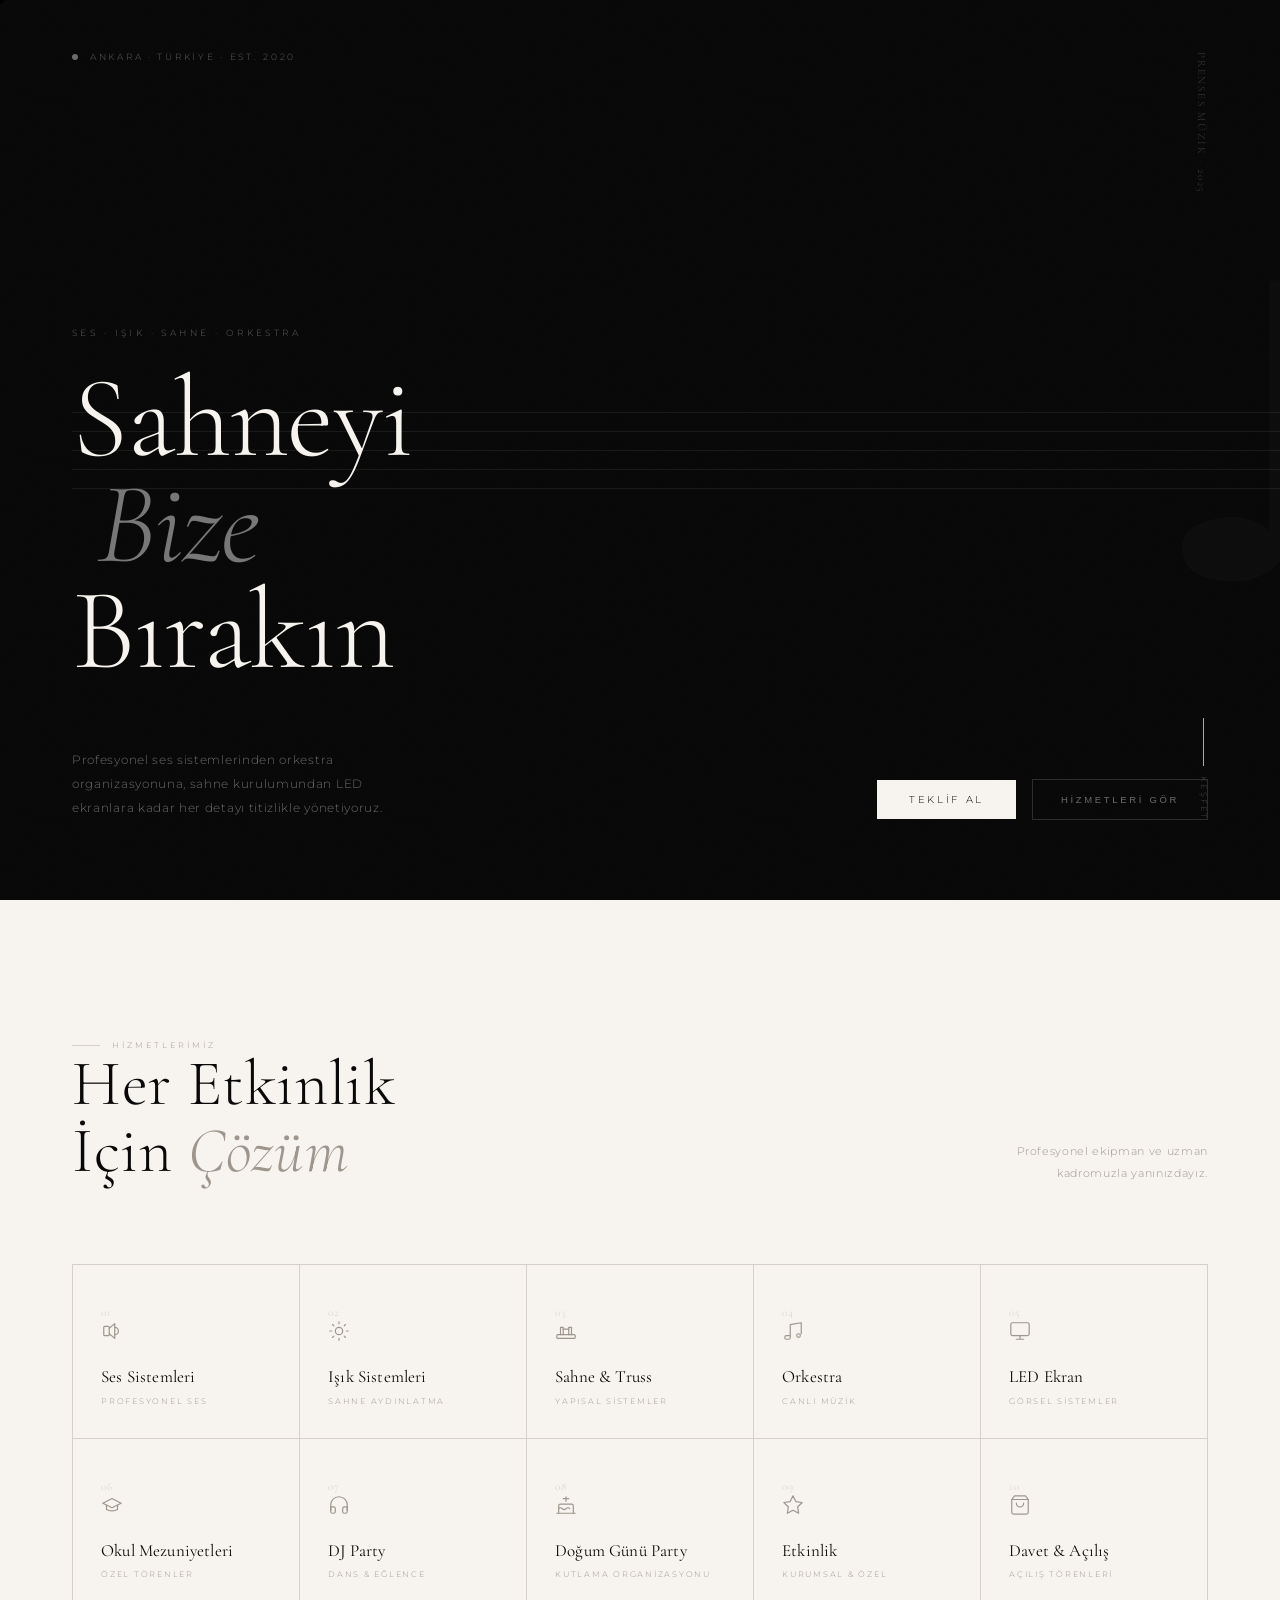
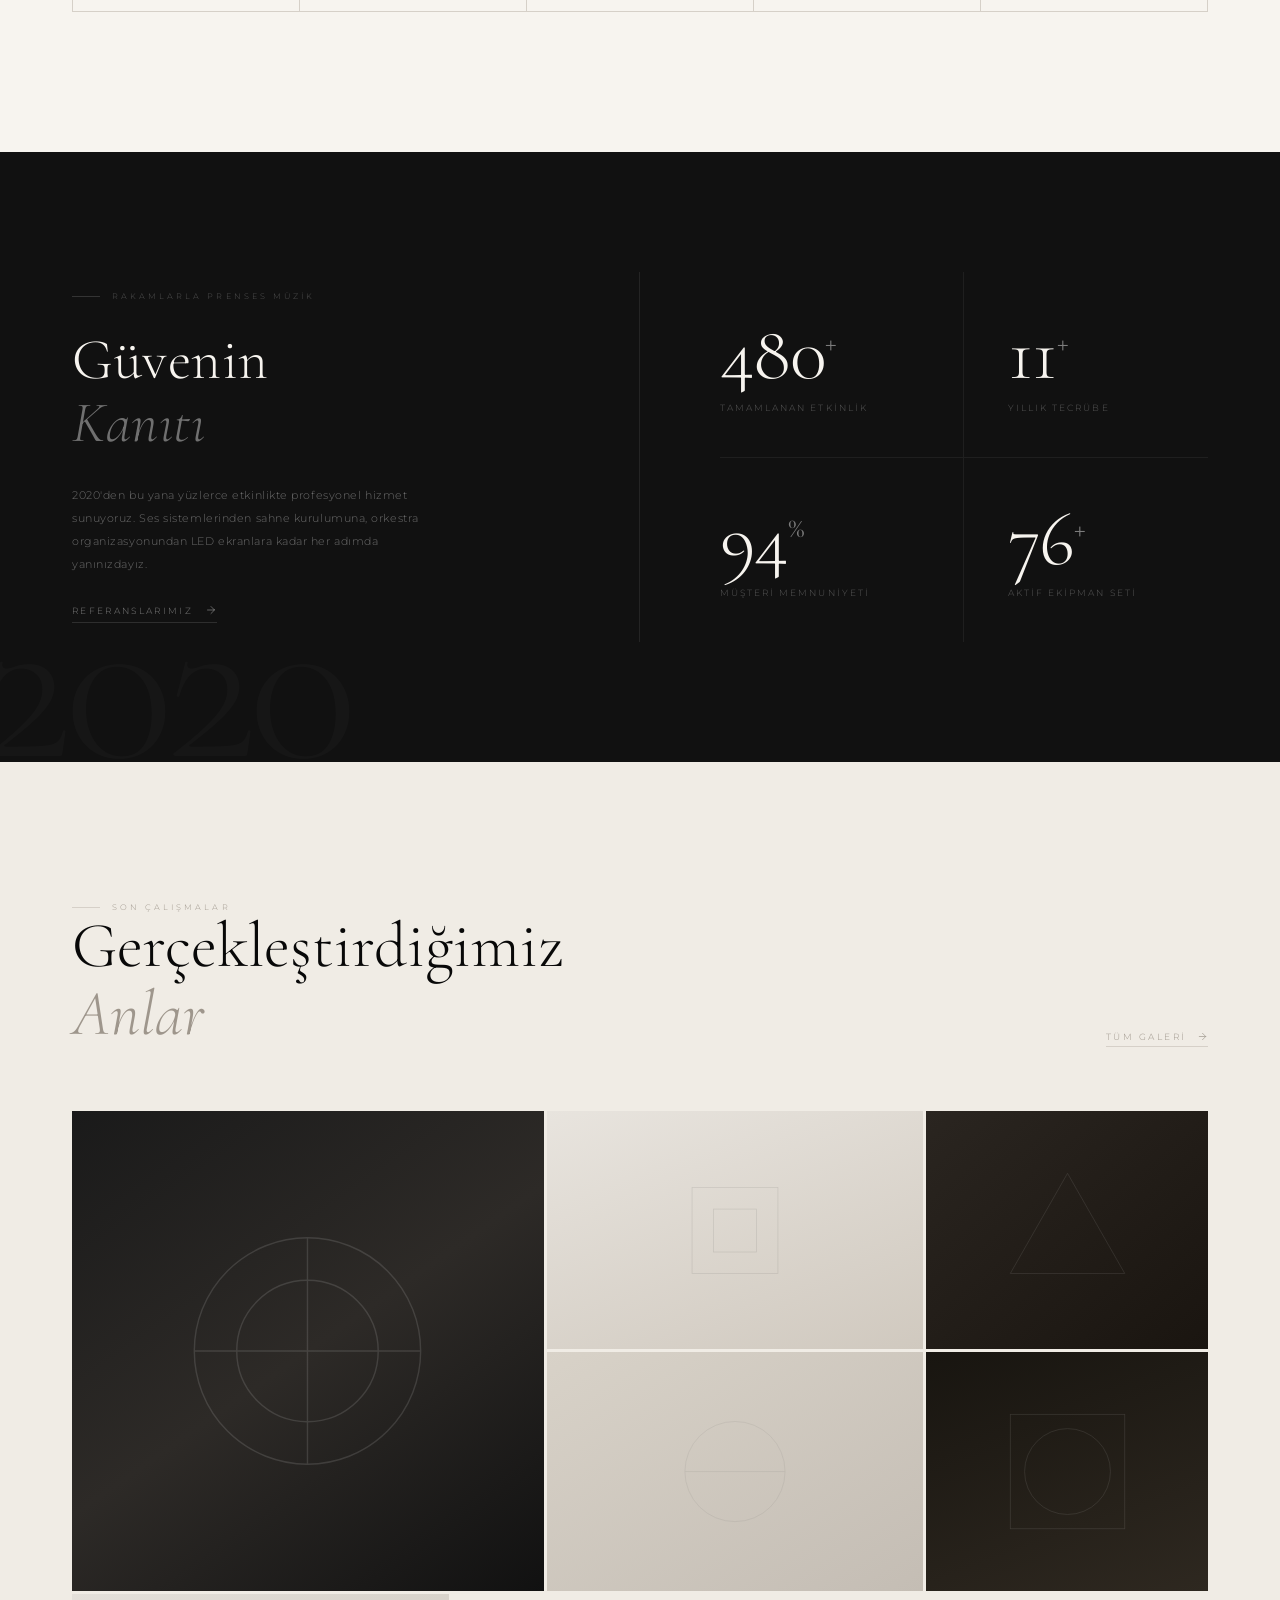
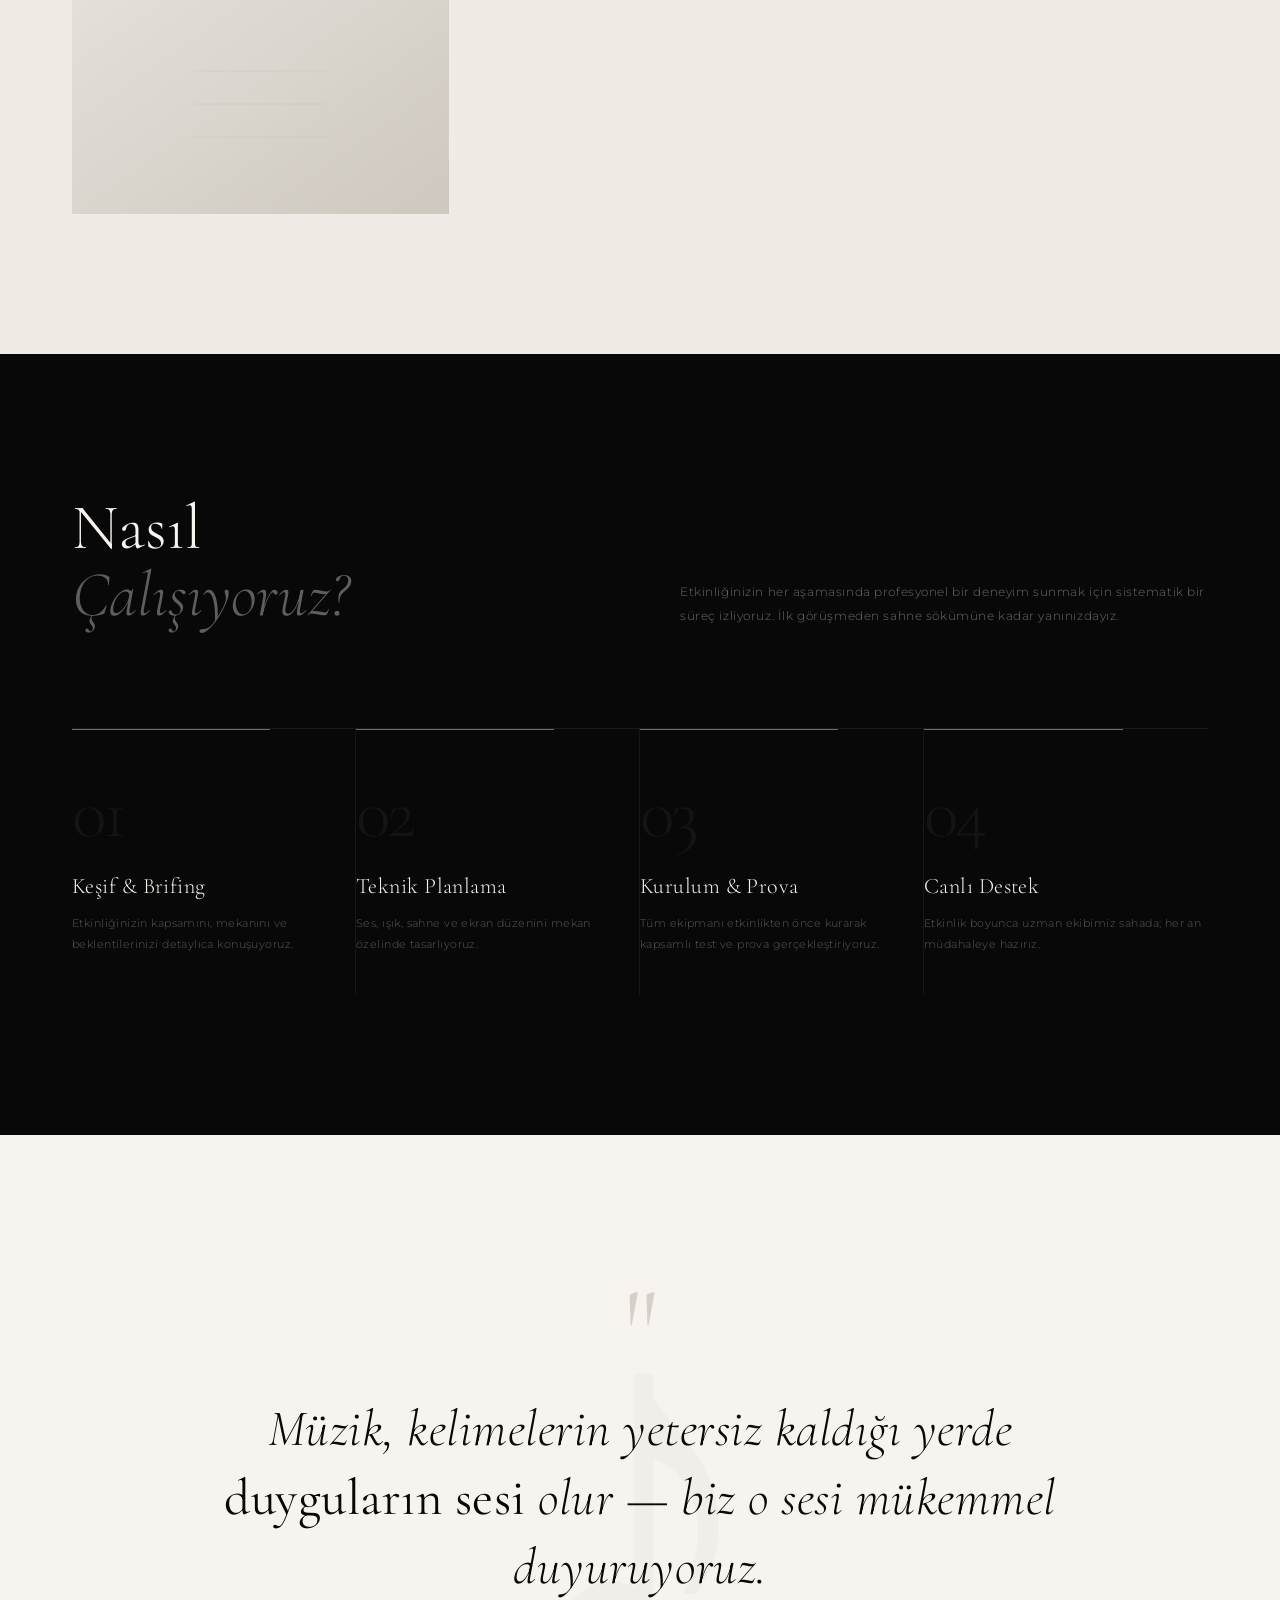
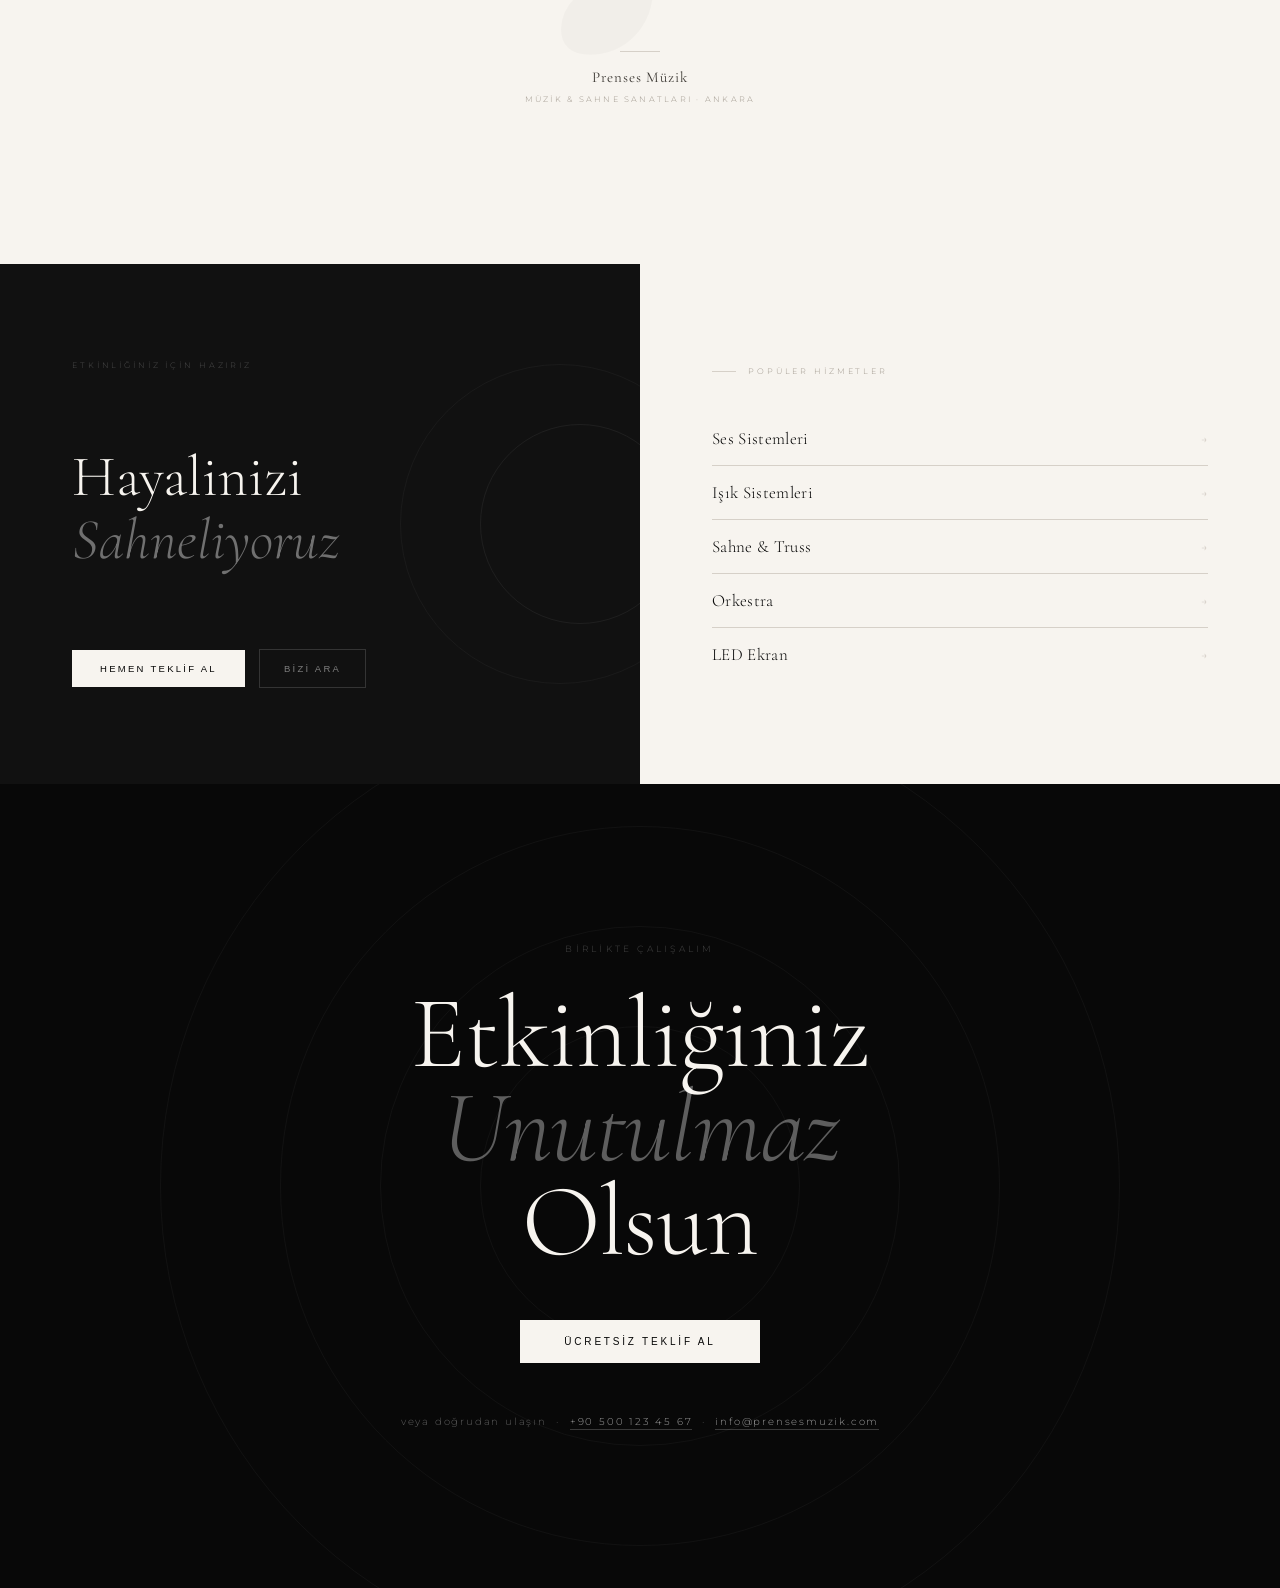
<file: prenses-muzik-homepage-son.html>
<!DOCTYPE html>
<html lang="tr">
<head>
<meta charset="UTF-8"/>
<meta name="viewport" content="width=device-width,initial-scale=1.0"/>
<title>Prenses Müzik — Ana Sayfa</title>
<link href="https://fonts.googleapis.com/css2?family=Cormorant+Garamond:ital,wght@0,200;0,300;0,400;0,500;1,200;1,300;1,400;1,500&family=Montserrat:wght@200;300;400;500&display=swap" rel="stylesheet"/>
<style>
/* ══════════════════════════════════════════
   RESET & BASE
══════════════════════════════════════════ */
*,*::before,*::after{margin:0;padding:0;box-sizing:border-box;}
:root{
  --black:#080808;
  --off-black:#111;
  --white:#f7f4ef;
  --cream:#f0ece5;
  --warm-gray:#d6d0c8;
  --mid-gray:#9e968c;
  --dark-gray:#3e3a35;
  --accent-line:rgba(255,255,255,0.07);
  --font-display:'Cormorant Garamond',serif;
  --font-body:'Montserrat',sans-serif;
}
html{scroll-behavior:smooth;}
body{
  background:var(--white);
  color:var(--black);
  font-family:var(--font-body);
  overflow-x:hidden;
  cursor:none;
}

/* ── Custom cursor ── */
.cursor{
  position:fixed;width:8px;height:8px;
  background:var(--black);border-radius:50%;
  pointer-events:none;z-index:9999;
  transform:translate(-50%,-50%);
  transition:transform 0.12s,background 0.3s,width 0.3s,height 0.3s;
  mix-blend-mode:difference;
}
.cursor-ring{
  position:fixed;width:32px;height:32px;
  border:1px solid rgba(0,0,0,0.3);border-radius:50%;
  pointer-events:none;z-index:9998;
  transform:translate(-50%,-50%);
  transition:all 0.18s ease;
  mix-blend-mode:difference;
}
body.dark-bg .cursor{background:var(--white);}

/* ── Grain overlay ── */
body::before{
  content:'';
  position:fixed;inset:0;
  background-image:url("data:image/svg+xml,%3Csvg viewBox='0 0 200 200' xmlns='http://www.w3.org/2000/svg'%3E%3Cfilter id='n'%3E%3CfeTurbulence type='fractalNoise' baseFrequency='0.75' numOctaves='4' stitchTiles='stitch'/%3E%3C/filter%3E%3Crect width='100%25' height='100%25' filter='url(%23n)' opacity='0.035'/%3E%3C/svg%3E");
  background-size:180px;
  pointer-events:none;z-index:1000;opacity:0.4;
}

/* ── Reveal animation ── */
.reveal{
  opacity:0;transform:translateY(40px);
  transition:opacity 0.9s cubic-bezier(0.16,1,0.3,1),
             transform 0.9s cubic-bezier(0.16,1,0.3,1);
}
.reveal.revealed{opacity:1;transform:translateY(0);}
.reveal-delay-1{transition-delay:0.1s;}
.reveal-delay-2{transition-delay:0.22s;}
.reveal-delay-3{transition-delay:0.34s;}
.reveal-delay-4{transition-delay:0.46s;}
.reveal-left{
  opacity:0;transform:translateX(-50px);
  transition:opacity 0.9s cubic-bezier(0.16,1,0.3,1),
             transform 0.9s cubic-bezier(0.16,1,0.3,1);
}
.reveal-left.revealed{opacity:1;transform:translateX(0);}
.reveal-right{
  opacity:0;transform:translateX(50px);
  transition:opacity 0.9s cubic-bezier(0.16,1,0.3,1),
             transform 0.9s cubic-bezier(0.16,1,0.3,1);
}
.reveal-right.revealed{opacity:1;transform:translateX(0);}

/* ══════════════════════════════════════════
   § 1  HERO  — DARK
══════════════════════════════════════════ */
.hero{
  min-height:100vh;
  background:var(--black);
  color:var(--white);
  position:relative;
  display:flex;flex-direction:column;
  justify-content:flex-end;
  padding:0 72px 80px;
  overflow:hidden;
}

/* Animated staff lines */
.hero-lines{
  position:absolute;inset:0;
  display:flex;flex-direction:column;
  justify-content:center;gap:18px;
  padding:0 0 0 72px;
  pointer-events:none;
}
.hero-line{
  height:1px;background:var(--accent-line);
  transform:scaleX(0);transform-origin:left;
  animation:lineReveal 1.6s cubic-bezier(0.16,1,0.3,1) forwards;
}
.hero-line:nth-child(1){animation-delay:0.1s;}
.hero-line:nth-child(2){animation-delay:0.2s;}
.hero-line:nth-child(3){animation-delay:0.3s;}
.hero-line:nth-child(4){animation-delay:0.4s;}
.hero-line:nth-child(5){animation-delay:0.5s;}
@keyframes lineReveal{to{transform:scaleX(1);}}

/* Big number watermark */
.hero-watermark{
  position:absolute;
  right:-40px;top:50%;transform:translateY(-50%);
  font-family:var(--font-display);
  font-size:clamp(280px,32vw,480px);
  font-weight:200;
  color:rgba(255,255,255,0.025);
  letter-spacing:-0.05em;
  line-height:1;
  pointer-events:none;
  user-select:none;
  animation:fadeIn 2s 0.5s ease both;
}
@keyframes fadeIn{from{opacity:0;}to{opacity:1;}}

/* Hero tag */
.hero-tag{
  position:absolute;top:52px;left:72px;
  display:flex;align-items:center;gap:12px;
  animation:fadeInUp 1s 0.2s ease both;
}
@keyframes fadeInUp{from{opacity:0;transform:translateY(12px);}to{opacity:1;transform:translateY(0);}}
.hero-tag-dot{width:6px;height:6px;border-radius:50%;background:rgba(255,255,255,0.4);}
.hero-tag-text{
  font-size:8.5px;font-weight:300;
  letter-spacing:0.32em;text-transform:uppercase;
  color:rgba(255,255,255,0.35);
}

/* Hero year badge */
.hero-badge{
  position:absolute;top:52px;right:72px;
  font-family:var(--font-display);
  font-size:11px;font-weight:300;
  letter-spacing:0.16em;text-transform:uppercase;
  color:rgba(255,255,255,0.2);
  writing-mode:vertical-rl;
  text-orientation:mixed;
  animation:fadeIn 1.2s 0.6s ease both;
}

/* Hero main content */
.hero-content{position:relative;z-index:2;}
.hero-eyebrow{
  font-size:9px;font-weight:300;
  letter-spacing:0.38em;text-transform:uppercase;
  color:rgba(255,255,255,0.35);
  margin-bottom:28px;
  animation:fadeInUp 1s 0.4s ease both;
}
.hero-title{
  font-family:var(--font-display);
  font-size:clamp(60px,9vw,130px);
  font-weight:200;line-height:0.92;
  letter-spacing:-0.01em;
  color:var(--white);
  animation:fadeInUp 1s 0.55s ease both;
}
.hero-title em{
  font-style:italic;
  color:rgba(255,255,255,0.45);
}
.hero-title .indent{padding-left:0.22em;}

.hero-bottom{
  display:flex;
  align-items:flex-end;
  justify-content:space-between;
  margin-top:64px;
  gap:40px;
  animation:fadeInUp 1s 0.75s ease both;
}
.hero-desc{
  font-size:11.5px;font-weight:300;
  line-height:2.1;letter-spacing:0.06em;
  color:rgba(255,255,255,0.4);
  max-width:340px;
}
.hero-actions{display:flex;gap:16px;align-items:center;}
.btn-hero-primary{
  font-family:var(--font-body);
  font-size:9.5px;font-weight:300;
  letter-spacing:0.28em;text-transform:uppercase;
  color:var(--black);background:var(--white);
  border:none;padding:14px 32px;
  cursor:none;
  transition:background 0.3s,color 0.3s;
}
.btn-hero-primary:hover{background:var(--warm-gray);}
.btn-hero-secondary{
  font-size:9.5px;font-weight:300;
  letter-spacing:0.28em;text-transform:uppercase;
  color:rgba(255,255,255,0.4);
  background:none;border:1px solid rgba(255,255,255,0.15);
  padding:14px 28px;cursor:none;
  transition:border-color 0.3s,color 0.3s;
}
.btn-hero-secondary:hover{border-color:rgba(255,255,255,0.45);color:var(--white);}

/* Scroll indicator */
.hero-scroll{
  position:absolute;bottom:80px;right:72px;
  display:flex;flex-direction:column;align-items:center;gap:10px;
  animation:fadeIn 1.5s 1.2s ease both;
}
.scroll-text{
  font-size:7.5px;font-weight:300;
  letter-spacing:0.3em;text-transform:uppercase;
  color:rgba(255,255,255,0.25);
  writing-mode:vertical-rl;
}
.scroll-line{
  width:1px;height:48px;
  background:rgba(255,255,255,0.15);
  position:relative;overflow:hidden;
}
.scroll-line::after{
  content:'';position:absolute;top:0;left:0;right:0;
  height:100%;background:rgba(255,255,255,0.6);
  animation:scrollDrop 1.8s 1.5s ease-in-out infinite;
}
@keyframes scrollDrop{
  0%{transform:translateY(-100%);}
  100%{transform:translateY(200%);}
}

/* ══════════════════════════════════════════
   § 2  SERVICES  — LIGHT
══════════════════════════════════════════ */
.services{
  background:var(--white);
  padding:140px 72px;
}
.section-header{
  display:flex;align-items:flex-start;
  justify-content:space-between;
  margin-bottom:80px;
  gap:40px;
}
.section-label{
  font-size:8px;font-weight:300;
  letter-spacing:0.38em;text-transform:uppercase;
  color:var(--mid-gray);
  display:flex;align-items:center;gap:12px;
}
.section-label::before{
  content:'';display:block;
  width:28px;height:1px;background:var(--warm-gray);
}
.section-title{
  font-family:var(--font-display);
  font-size:clamp(40px,5vw,72px);
  font-weight:300;line-height:1.05;
  letter-spacing:0.01em;
  color:var(--black);
}
.section-title em{font-style:italic;color:var(--mid-gray);}
.section-subtitle{
  font-size:11px;font-weight:300;
  line-height:2;letter-spacing:0.06em;
  color:var(--mid-gray);
  max-width:300px;
  text-align:right;
  margin-top:auto;
  align-self:flex-end;
}

/* Services grid */
.services-list{
  display:grid;
  grid-template-columns:repeat(5,1fr);
  border-top:1px solid var(--warm-gray);
  border-left:1px solid var(--warm-gray);
}
.service-card{
  border-right:1px solid var(--warm-gray);
  border-bottom:1px solid var(--warm-gray);
  padding:36px 28px 32px;
  cursor:none;
  position:relative;
  overflow:hidden;
  transition:background 0.4s;
  text-decoration:none;
  display:block;
  color:inherit;
}
.service-card::before{
  content:'';
  position:absolute;inset:0;
  background:var(--black);
  transform:scaleY(0);transform-origin:bottom;
  transition:transform 0.5s cubic-bezier(0.16,1,0.3,1);
  z-index:0;
}
.service-card:hover::before{transform:scaleY(1);}
.service-card:hover .sc-num,
.service-card:hover .sc-name,
.service-card:hover .sc-tag,
.service-card:hover .sc-icon svg{color:var(--white);stroke:rgba(255,255,255,0.6);}
.service-card:hover .sc-arrow{opacity:1;transform:translate(0,0);}

.sc-num{
  font-family:var(--font-display);
  font-size:11px;font-weight:300;
  letter-spacing:0.1em;color:var(--warm-gray);
  margin-bottom:32px;
  position:relative;z-index:1;
  transition:color 0.4s;
}
.sc-icon{
  margin-bottom:20px;
  position:relative;z-index:1;
}
.sc-icon svg{
  width:22px;height:22px;
  stroke:var(--mid-gray);fill:none;
  stroke-width:1.3;stroke-linecap:round;stroke-linejoin:round;
  transition:stroke 0.4s;
}
.sc-name{
  font-family:var(--font-display);
  font-size:17px;font-weight:400;
  line-height:1.25;letter-spacing:0.01em;
  color:var(--black);
  margin-bottom:8px;
  position:relative;z-index:1;
  transition:color 0.4s;
}
.sc-tag{
  font-size:8px;font-weight:300;
  letter-spacing:0.22em;text-transform:uppercase;
  color:var(--mid-gray);
  position:relative;z-index:1;
  transition:color 0.4s;
}
.sc-arrow{
  position:absolute;bottom:28px;right:24px;
  font-size:16px;color:var(--white);
  opacity:0;
  transform:translate(-6px,6px);
  transition:opacity 0.4s,transform 0.4s;
  z-index:1;
}

/* ══════════════════════════════════════════
   § 3  STATS  — DARK
══════════════════════════════════════════ */
.stats{
  background:var(--off-black);
  color:var(--white);
  padding:120px 72px;
  position:relative;
  overflow:hidden;
}
.stats-bg-text{
  position:absolute;
  bottom:-60px;left:-20px;
  font-family:var(--font-display);
  font-size:clamp(120px,18vw,240px);
  font-weight:200;
  color:rgba(255,255,255,0.025);
  letter-spacing:-0.04em;
  white-space:nowrap;
  pointer-events:none;
  user-select:none;
}
.stats-inner{
  display:grid;
  grid-template-columns:1fr 1fr;
  gap:0;
  position:relative;z-index:1;
}
.stats-left{
  padding-right:80px;
  border-right:1px solid rgba(255,255,255,0.08);
  display:flex;flex-direction:column;justify-content:center;
  gap:28px;
  padding-bottom:0;
}
.stats-eyebrow{
  font-size:8px;font-weight:300;
  letter-spacing:0.38em;text-transform:uppercase;
  color:rgba(255,255,255,0.28);
  display:flex;align-items:center;gap:12px;
}
.stats-eyebrow::before{content:'';display:block;width:28px;height:1px;background:rgba(255,255,255,0.15);}
.stats-headline{
  font-family:var(--font-display);
  font-size:clamp(38px,4.5vw,64px);
  font-weight:300;line-height:1.1;
  letter-spacing:0.01em;
}
.stats-headline em{font-style:italic;color:rgba(255,255,255,0.4);}
.stats-body{
  font-size:11px;font-weight:300;
  line-height:2.1;letter-spacing:0.05em;
  color:rgba(255,255,255,0.38);
  max-width:380px;
}
.stats-cta{
  display:inline-flex;align-items:center;gap:12px;
  font-size:9px;font-weight:300;
  letter-spacing:0.26em;text-transform:uppercase;
  color:rgba(255,255,255,0.45);
  text-decoration:none;cursor:none;
  transition:color 0.25s;
  padding-bottom:6px;
  border-bottom:1px solid rgba(255,255,255,0.12);
  width:fit-content;
}
.stats-cta:hover{color:var(--white);}
.stats-cta svg{width:12px;height:12px;stroke:currentColor;fill:none;stroke-width:1.5;transition:transform 0.25s;}
.stats-cta:hover svg{transform:translateX(5px);}

.stats-right{
  padding-left:80px;
  display:grid;
  grid-template-columns:1fr 1fr;
  gap:0;
}
.stat-item{
  padding:44px 0;
  border-bottom:1px solid rgba(255,255,255,0.06);
  display:flex;flex-direction:column;gap:10px;
}
.stat-item:nth-child(odd){
  padding-right:44px;
  border-right:1px solid rgba(255,255,255,0.06);
}
.stat-item:nth-child(even){padding-left:44px;}
.stat-item:nth-last-child(1),
.stat-item:nth-last-child(2){border-bottom:none;}
.stat-num{
  font-family:var(--font-display);
  font-size:clamp(52px,6vw,84px);
  font-weight:200;line-height:1;
  letter-spacing:-0.02em;
  color:var(--white);
}
.stat-num sup{
  font-size:0.38em;vertical-align:super;
  color:rgba(255,255,255,0.45);
}
.stat-label{
  font-size:8.5px;font-weight:300;
  letter-spacing:0.24em;text-transform:uppercase;
  color:rgba(255,255,255,0.3);
}

/* ══════════════════════════════════════════
   § 4  PORTFOLIO / GALLERY  — LIGHT
══════════════════════════════════════════ */
.portfolio{
  background:var(--cream);
  padding:140px 72px;
}
.portfolio-header{
  display:flex;align-items:flex-end;
  justify-content:space-between;
  margin-bottom:64px;
  gap:40px;
}
.portfolio-title{
  font-family:var(--font-display);
  font-size:clamp(38px,5vw,68px);
  font-weight:300;line-height:1.05;
}
.portfolio-title em{font-style:italic;color:var(--mid-gray);}
.portfolio-link{
  font-size:9px;font-weight:300;
  letter-spacing:0.28em;text-transform:uppercase;
  color:var(--mid-gray);text-decoration:none;cursor:none;
  display:flex;align-items:center;gap:10px;
  border-bottom:1px solid var(--warm-gray);
  padding-bottom:4px;
  transition:color 0.25s,border-color 0.25s;
  white-space:nowrap;
  align-self:flex-end;
}
.portfolio-link:hover{color:var(--black);border-color:var(--black);}
.portfolio-link svg{width:11px;height:11px;stroke:currentColor;fill:none;stroke-width:1.5;transition:transform 0.25s;}
.portfolio-link:hover svg{transform:translateX(4px);}

/* Mosaic grid */
.gallery-grid{
  display:grid;
  grid-template-columns:repeat(12,1fr);
  grid-template-rows:auto;
  gap:3px;
}
.gallery-item{
  position:relative;
  overflow:hidden;
  cursor:none;
}
.gallery-item:nth-child(1){grid-column:span 5;grid-row:span 2;}
.gallery-item:nth-child(2){grid-column:span 4;}
.gallery-item:nth-child(3){grid-column:span 3;}
.gallery-item:nth-child(4){grid-column:span 4;}
.gallery-item:nth-child(5){grid-column:span 3;}
.gallery-item:nth-child(6){grid-column:span 4;grid-row:span 1;}

.gallery-img{
  width:100%;
  aspect-ratio:unset;
  height:100%;
  min-height:220px;
  display:flex;align-items:flex-end;
  position:relative;
  transition:transform 0.7s cubic-bezier(0.16,1,0.3,1);
}
.gallery-item:hover .gallery-img{transform:scale(1.03);}

/* Visual placeholders using gradients + patterns */
.gi-1{background:linear-gradient(145deg,#1a1a1a 0%,#2d2a27 50%,#111 100%);min-height:480px;}
.gi-2{background:linear-gradient(160deg,#e8e4de 0%,#d0c9bf 100%);}
.gi-3{background:linear-gradient(140deg,#2a2520 0%,#1a1510 100%);}
.gi-4{background:linear-gradient(150deg,#d8d2c8 0%,#c4bdb4 100%);}
.gi-5{background:linear-gradient(160deg,#181510 0%,#2e2820 100%);}
.gi-6{background:linear-gradient(145deg,#e4e0da 0%,#cec8be 100%);}

/* Geometric SVG decorations on gallery items */
.gallery-deco{
  position:absolute;inset:0;
  display:flex;align-items:center;justify-content:center;
  opacity:0.12;pointer-events:none;
}
.gallery-deco svg{width:60%;height:60%;}

.gallery-overlay{
  position:absolute;bottom:0;left:0;right:0;
  padding:24px 24px 20px;
  background:linear-gradient(transparent,rgba(0,0,0,0.65));
  display:flex;align-items:flex-end;justify-content:space-between;
  opacity:0;transform:translateY(8px);
  transition:opacity 0.4s,transform 0.4s;
}
.gallery-item:hover .gallery-overlay{opacity:1;transform:translateY(0);}
.gallery-overlay-name{
  font-family:var(--font-display);
  font-size:16px;font-weight:300;
  color:var(--white);letter-spacing:0.03em;
}
.gallery-overlay-tag{
  font-size:7.5px;font-weight:300;
  letter-spacing:0.26em;text-transform:uppercase;
  color:rgba(255,255,255,0.5);
}

/* ══════════════════════════════════════════
   § 5  PROCESS  — DARK
══════════════════════════════════════════ */
.process{
  background:var(--black);
  color:var(--white);
  padding:140px 72px;
}
.process-top{
  display:grid;
  grid-template-columns:1fr 1fr;
  gap:80px;
  margin-bottom:100px;
  align-items:end;
}
.process-title{
  font-family:var(--font-display);
  font-size:clamp(40px,5vw,72px);
  font-weight:300;line-height:1.05;
}
.process-title em{font-style:italic;color:rgba(255,255,255,0.35);}
.process-intro{
  font-size:11.5px;font-weight:300;
  line-height:2.1;letter-spacing:0.05em;
  color:rgba(255,255,255,0.4);
}

.process-steps{
  display:grid;
  grid-template-columns:repeat(4,1fr);
  gap:0;
  border-top:1px solid rgba(255,255,255,0.08);
}
.process-step{
  padding:48px 36px 40px 0;
  border-right:1px solid rgba(255,255,255,0.06);
  position:relative;
}
.process-step:last-child{border-right:none;padding-right:0;}
.process-step-num{
  font-family:var(--font-display);
  font-size:72px;font-weight:200;
  color:rgba(255,255,255,0.05);
  line-height:1;letter-spacing:-0.04em;
  margin-bottom:24px;
}
.process-step-title{
  font-family:var(--font-display);
  font-size:22px;font-weight:300;
  color:var(--white);letter-spacing:0.02em;
  margin-bottom:14px;
}
.process-step-body{
  font-size:10.5px;font-weight:300;
  line-height:2;letter-spacing:0.04em;
  color:rgba(255,255,255,0.33);
}
.process-step-line{
  position:absolute;top:0;left:0;
  width:0;height:1px;
  background:rgba(255,255,255,0.4);
  transition:width 1.2s cubic-bezier(0.16,1,0.3,1);
}
.process-step.revealed .process-step-line{width:70%;}

/* ══════════════════════════════════════════
   § 6  QUOTE  — LIGHT
══════════════════════════════════════════ */
.quote-section{
  background:var(--white);
  padding:160px 72px;
  display:flex;
  flex-direction:column;
  align-items:center;
  text-align:center;
  gap:0;
  position:relative;
  overflow:hidden;
}
.quote-bg-clef{
  position:absolute;
  left:50%;top:50%;
  transform:translate(-50%,-50%);
  font-family:var(--font-display);
  font-size:clamp(300px,40vw,600px);
  color:rgba(0,0,0,0.025);
  line-height:1;
  pointer-events:none;
  user-select:none;
}
.quote-mark{
  font-family:var(--font-display);
  font-size:120px;font-weight:200;
  color:var(--warm-gray);
  line-height:0.6;
  margin-bottom:28px;
  position:relative;z-index:1;
}
.quote-text{
  font-family:var(--font-display);
  font-size:clamp(28px,4vw,52px);
  font-weight:300;font-style:italic;
  line-height:1.35;letter-spacing:0.01em;
  color:var(--black);
  max-width:860px;
  position:relative;z-index:1;
}
.quote-text strong{font-style:normal;font-weight:400;}
.quote-author{
  margin-top:48px;
  display:flex;flex-direction:column;
  align-items:center;gap:8px;
  position:relative;z-index:1;
}
.quote-line{width:40px;height:1px;background:var(--warm-gray);margin-bottom:8px;}
.quote-author-name{
  font-family:var(--font-display);
  font-size:15px;font-weight:400;
  letter-spacing:0.06em;color:var(--dark-gray);
}
.quote-author-title{
  font-size:8px;font-weight:300;
  letter-spacing:0.28em;text-transform:uppercase;
  color:var(--mid-gray);
}

/* ══════════════════════════════════════════
   § 7  HIZMETLER BANNER  — DARK SPLIT
══════════════════════════════════════════ */
.banner{
  display:grid;
  grid-template-columns:1fr 1fr;
  min-height:520px;
}
.banner-left{
  background:var(--off-black);
  padding:96px 72px;
  display:flex;flex-direction:column;
  justify-content:space-between;
  position:relative;
  overflow:hidden;
}
.banner-left::before{
  content:'';
  position:absolute;
  right:-80px;top:50%;transform:translateY(-50%);
  width:320px;height:320px;
  border:1px solid rgba(255,255,255,0.04);
  border-radius:50%;pointer-events:none;
}
.banner-left::after{
  content:'';
  position:absolute;
  right:-40px;top:50%;transform:translateY(-50%);
  width:200px;height:200px;
  border:1px solid rgba(255,255,255,0.06);
  border-radius:50%;pointer-events:none;
}
.banner-tag{
  font-size:8px;font-weight:300;
  letter-spacing:0.36em;text-transform:uppercase;
  color:rgba(255,255,255,0.25);
}
.banner-title{
  font-family:var(--font-display);
  font-size:clamp(36px,4.5vw,64px);
  font-weight:300;line-height:1.1;
  color:var(--white);
}
.banner-title em{font-style:italic;color:rgba(255,255,255,0.4);}
.banner-cta-group{display:flex;gap:14px;align-items:center;}
.btn-banner{
  font-size:9.5px;font-weight:300;
  letter-spacing:0.24em;text-transform:uppercase;
  color:var(--black);background:var(--white);
  border:none;padding:13px 28px;
  cursor:none;transition:background 0.3s;
}
.btn-banner:hover{background:var(--warm-gray);}
.btn-banner-ghost{
  font-size:9.5px;font-weight:300;
  letter-spacing:0.24em;text-transform:uppercase;
  color:rgba(255,255,255,0.45);
  background:none;border:1px solid rgba(255,255,255,0.15);
  padding:13px 24px;cursor:none;
  transition:border-color 0.3s,color 0.3s;
}
.btn-banner-ghost:hover{border-color:rgba(255,255,255,0.45);color:var(--white);}

.banner-right{
  background:var(--white);
  padding:96px 72px;
  display:flex;flex-direction:column;
  justify-content:center;
  gap:0;
}
.banner-right-label{
  font-size:8px;font-weight:300;
  letter-spacing:0.36em;text-transform:uppercase;
  color:var(--mid-gray);
  margin-bottom:36px;
  display:flex;align-items:center;gap:12px;
}
.banner-right-label::before{content:'';display:block;width:24px;height:1px;background:var(--warm-gray);}
.banner-services-mini{display:flex;flex-direction:column;}
.bsm-row{
  display:flex;align-items:center;
  justify-content:space-between;
  padding:16px 0;
  border-bottom:1px solid var(--warm-gray);
  cursor:none;
  transition:padding-left 0.3s;
}
.bsm-row:hover{padding-left:8px;}
.bsm-row:last-child{border-bottom:none;}
.bsm-name{
  font-family:var(--font-display);
  font-size:17px;font-weight:300;
  color:var(--black);letter-spacing:0.02em;
  transition:color 0.25s;
}
.bsm-row:hover .bsm-name{color:var(--dark-gray);}
.bsm-arrow{
  font-size:11px;color:var(--warm-gray);
  transition:transform 0.25s,color 0.25s;
}
.bsm-row:hover .bsm-arrow{transform:translateX(4px);color:var(--black);}

/* ══════════════════════════════════════════
   § 8  CTA  — DARK FULL
══════════════════════════════════════════ */
.cta-section{
  background:var(--black);
  color:var(--white);
  padding:160px 72px;
  text-align:center;
  position:relative;
  overflow:hidden;
}
.cta-rings{
  position:absolute;
  left:50%;top:50%;
  transform:translate(-50%,-50%);
  pointer-events:none;
}
.cta-ring{
  position:absolute;border-radius:50%;
  border:1px solid rgba(255,255,255,0.04);
  transform:translate(-50%,-50%);
}
.cta-ring:nth-child(1){width:320px;height:320px;}
.cta-ring:nth-child(2){width:520px;height:520px;}
.cta-ring:nth-child(3){width:720px;height:720px;}
.cta-ring:nth-child(4){width:960px;height:960px;}

.cta-label{
  font-size:8.5px;font-weight:300;
  letter-spacing:0.38em;text-transform:uppercase;
  color:rgba(255,255,255,0.25);
  margin-bottom:32px;
  position:relative;z-index:1;
}
.cta-title{
  font-family:var(--font-display);
  font-size:clamp(52px,8vw,120px);
  font-weight:200;line-height:0.92;
  letter-spacing:-0.01em;
  color:var(--white);
  margin-bottom:52px;
  position:relative;z-index:1;
}
.cta-title em{font-style:italic;color:rgba(255,255,255,0.35);}
.cta-actions{
  display:flex;align-items:center;justify-content:center;
  gap:20px;position:relative;z-index:1;
}
.btn-cta-main{
  font-size:10px;font-weight:300;
  letter-spacing:0.28em;text-transform:uppercase;
  color:var(--black);background:var(--white);
  border:none;padding:16px 44px;
  cursor:none;transition:background 0.3s;
}
.btn-cta-main:hover{background:var(--warm-gray);}
.cta-contact{
  font-size:10px;font-weight:300;
  letter-spacing:0.18em;
  color:rgba(255,255,255,0.35);
  margin-top:52px;
  position:relative;z-index:1;
}
.cta-contact a{
  color:rgba(255,255,255,0.6);
  text-decoration:none;
  border-bottom:1px solid rgba(255,255,255,0.2);
  padding-bottom:1px;
  cursor:none;
  transition:color 0.25s,border-color 0.25s;
}
.cta-contact a:hover{color:var(--white);border-color:rgba(255,255,255,0.5);}

/* ══════════════════════════════════════════
   RESPONSIVE
══════════════════════════════════════════ */
@media(max-width:1100px){
  .services-list{grid-template-columns:repeat(3,1fr);}
  .stats-inner{grid-template-columns:1fr;}
  .stats-left{padding-right:0;border-right:none;padding-bottom:60px;border-bottom:1px solid rgba(255,255,255,0.08);}
  .stats-right{padding-left:0;padding-top:60px;}
  .process-steps{grid-template-columns:repeat(2,1fr);}
  .banner{grid-template-columns:1fr;}
}
@media(max-width:768px){
  .hero,.services,.portfolio,.process,.quote-section,.cta-section{padding-left:28px;padding-right:28px;}
  .stats,.banner-left,.banner-right{padding-left:28px;padding-right:28px;}
  .hero-tag,.hero-badge,.hero-scroll{display:none;}
  .hero{padding-bottom:60px;}
  .hero-bottom{flex-direction:column;align-items:flex-start;margin-top:40px;}
  .services-list{grid-template-columns:repeat(2,1fr);}
  .section-header{flex-direction:column;}
  .section-subtitle{text-align:left;}
  .gallery-grid{grid-template-columns:repeat(6,1fr);}
  .gallery-item:nth-child(1){grid-column:span 6;}
  .gallery-item:nth-child(2){grid-column:span 3;}
  .gallery-item:nth-child(3){grid-column:span 3;}
  .gallery-item:nth-child(4){grid-column:span 3;}
  .gallery-item:nth-child(5){grid-column:span 3;}
  .gallery-item:nth-child(6){grid-column:span 6;}
  .process-top{grid-template-columns:1fr;}
  .process-steps{grid-template-columns:1fr;}
  .process-step{border-right:none;padding-right:0;border-bottom:1px solid rgba(255,255,255,0.06);}
  .process-step:last-child{border-bottom:none;}
  .cta-title{font-size:clamp(42px,10vw,80px);}
  body{cursor:auto;}
  .cursor,.cursor-ring{display:none;}
}
@media(max-width:480px){
  .services-list{grid-template-columns:1fr;}
  .stats-right{grid-template-columns:1fr;}
  .stat-item:nth-child(odd){padding-right:0;border-right:none;}
  .stat-item:nth-child(even){padding-left:0;}
}
</style>
</head>
<body>

<!-- Custom Cursor -->
<div class="cursor" id="cursor"></div>
<div class="cursor-ring" id="cursor-ring"></div>

<!-- ═══════════════════════════════════════
     § 1  HERO
═══════════════════════════════════════ -->
<section class="hero" id="hero">
  <div class="hero-lines">
    <div class="hero-line"></div>
    <div class="hero-line"></div>
    <div class="hero-line"></div>
    <div class="hero-line"></div>
    <div class="hero-line"></div>
  </div>
  <div class="hero-watermark">♩</div>

  <div class="hero-tag">
    <div class="hero-tag-dot"></div>
    <span class="hero-tag-text">Ankara · Türkiye · Est. 2020</span>
  </div>
  <div class="hero-badge">Prenses Müzik · 2025</div>

  <div class="hero-content">
    <p class="hero-eyebrow">Ses · Işık · Sahne · Orkestra</p>
    <h1 class="hero-title">
      Sahneyi<br>
      <em class="indent">Bize</em><br>
      Bırakın
    </h1>
    <div class="hero-bottom">
      <p class="hero-desc">
        Profesyonel ses sistemlerinden orkestra organizasyonuna,
        sahne kurulumundan LED ekranlara kadar her detayı
        titizlikle yönetiyoruz.
      </p>
      <div class="hero-actions">
        <button class="btn-hero-primary">Teklif Al</button>
        <button class="btn-hero-secondary">Hizmetleri Gör</button>
      </div>
    </div>
  </div>

  <div class="hero-scroll">
    <div class="scroll-line"></div>
    <span class="scroll-text">Keşfet</span>
  </div>
</section>

<!-- ═══════════════════════════════════════
     § 2  SERVICES
═══════════════════════════════════════ -->
<section class="services" id="services">
  <div class="section-header">
    <div>
      <span class="section-label reveal">Hizmetlerimiz</span>
      <h2 class="section-title reveal reveal-delay-1">
        Her Etkinlik<br>İçin <em>Çözüm</em>
      </h2>
    </div>
    <p class="section-subtitle reveal reveal-delay-2">
      Profesyonel ekipman ve uzman<br>kadromuzla yanınızdayız.
    </p>
  </div>

  <div class="services-list">

    <a href="#" class="service-card reveal">
      <span class="sc-num">01</span>
      <div class="sc-icon"><svg viewBox="0 0 24 24"><rect x="3" y="7" width="6" height="10" rx="1"/><path d="M9 9l6-5v16l-6-5"/><path d="M15 8a4 4 0 0 1 0 8"/></svg></div>
      <div class="sc-name">Ses Sistemleri</div>
      <div class="sc-tag">Profesyonel Ses</div>
      <span class="sc-arrow">→</span>
    </a>

    <a href="#" class="service-card reveal reveal-delay-1">
      <span class="sc-num">02</span>
      <div class="sc-icon"><svg viewBox="0 0 24 24"><circle cx="12" cy="12" r="4"/><path d="M12 2v2M12 20v2M4.93 4.93l1.41 1.41M17.66 17.66l1.41 1.41M2 12h2M20 12h2M4.93 19.07l1.41-1.41M17.66 6.34l1.41-1.41"/></svg></div>
      <div class="sc-name">Işık Sistemleri</div>
      <div class="sc-tag">Sahne Aydınlatma</div>
      <span class="sc-arrow">→</span>
    </a>

    <a href="#" class="service-card reveal reveal-delay-2">
      <span class="sc-num">03</span>
      <div class="sc-icon"><svg viewBox="0 0 24 24"><rect x="2" y="16" width="20" height="4" rx="1"/><path d="M6 16V8h3v8M15 16V8h3v8"/><path d="M9 10h6"/></svg></div>
      <div class="sc-name">Sahne &amp; Truss</div>
      <div class="sc-tag">Yapısal Sistemler</div>
      <span class="sc-arrow">→</span>
    </a>

    <a href="#" class="service-card reveal reveal-delay-3">
      <span class="sc-num">04</span>
      <div class="sc-icon"><svg viewBox="0 0 24 24"><path d="M9 17H5a2 2 0 0 0 0 4h2a2 2 0 0 0 2-2V5l12-2v12"/><circle cx="18" cy="17" r="2"/></svg></div>
      <div class="sc-name">Orkestra</div>
      <div class="sc-tag">Canlı Müzik</div>
      <span class="sc-arrow">→</span>
    </a>

    <a href="#" class="service-card reveal reveal-delay-4">
      <span class="sc-num">05</span>
      <div class="sc-icon"><svg viewBox="0 0 24 24"><rect x="2" y="3" width="20" height="14" rx="2"/><path d="M8 21h8M12 17v4"/></svg></div>
      <div class="sc-name">LED Ekran</div>
      <div class="sc-tag">Görsel Sistemler</div>
      <span class="sc-arrow">→</span>
    </a>

    <a href="#" class="service-card reveal">
      <span class="sc-num">06</span>
      <div class="sc-icon"><svg viewBox="0 0 24 24"><path d="M22 10L12 5 2 10l10 5 10-5z"/><path d="M6 12v5c3 2 9 2 12 0v-5"/></svg></div>
      <div class="sc-name">Okul Mezuniyetleri</div>
      <div class="sc-tag">Özel Törenler</div>
      <span class="sc-arrow">→</span>
    </a>

    <a href="#" class="service-card reveal reveal-delay-1">
      <span class="sc-num">07</span>
      <div class="sc-icon"><svg viewBox="0 0 24 24"><path d="M3 18v-6a9 9 0 0 1 18 0v6"/><path d="M21 19a2 2 0 0 1-2 2h-1a2 2 0 0 1-2-2v-3a2 2 0 0 1 2-2h3zM3 19a2 2 0 0 0 2 2h1a2 2 0 0 0 2-2v-3a2 2 0 0 0-2-2H3z"/></svg></div>
      <div class="sc-name">DJ Party</div>
      <div class="sc-tag">Dans &amp; Eğlence</div>
      <span class="sc-arrow">→</span>
    </a>

    <a href="#" class="service-card reveal reveal-delay-2">
      <span class="sc-num">08</span>
      <div class="sc-icon"><svg viewBox="0 0 24 24"><path d="M20 21v-8a2 2 0 0 0-2-2H6a2 2 0 0 0-2 2v8"/><path d="M4 16s.5-1 2-1 2.5 2 4 2 2.5-2 4-2 2 1 2 1"/><path d="M2 21h20M12 8V3M9 5h6"/></svg></div>
      <div class="sc-name">Doğum Günü Party</div>
      <div class="sc-tag">Kutlama Organizasyonu</div>
      <span class="sc-arrow">→</span>
    </a>

    <a href="#" class="service-card reveal reveal-delay-3">
      <span class="sc-num">09</span>
      <div class="sc-icon"><svg viewBox="0 0 24 24"><polygon points="12 2 15.09 8.26 22 9.27 17 14.14 18.18 21.02 12 17.77 5.82 21.02 7 14.14 2 9.27 8.91 8.26 12 2"/></svg></div>
      <div class="sc-name">Etkinlik</div>
      <div class="sc-tag">Kurumsal &amp; Özel</div>
      <span class="sc-arrow">→</span>
    </a>

    <a href="#" class="service-card reveal reveal-delay-4">
      <span class="sc-num">10</span>
      <div class="sc-icon"><svg viewBox="0 0 24 24"><path d="M6 2L3 6v14a2 2 0 0 0 2 2h14a2 2 0 0 0 2-2V6l-3-4z"/><line x1="3" y1="6" x2="21" y2="6"/><path d="M16 10a4 4 0 0 1-8 0"/></svg></div>
      <div class="sc-name">Davet &amp; Açılış</div>
      <div class="sc-tag">Açılış Törenleri</div>
      <span class="sc-arrow">→</span>
    </a>

  </div>
</section>

<!-- ═══════════════════════════════════════
     § 3  STATS
═══════════════════════════════════════ -->
<section class="stats" id="stats">
  <div class="stats-bg-text">2020</div>
  <div class="stats-inner">
    <div class="stats-left">
      <span class="stats-eyebrow reveal">Rakamlarla Prenses Müzik</span>
      <h2 class="stats-headline reveal reveal-delay-1">
        Güvenin<br><em>Kanıtı</em>
      </h2>
      <p class="stats-body reveal reveal-delay-2">
        2020'den bu yana yüzlerce etkinlikte profesyonel hizmet sunuyoruz.
        Ses sistemlerinden sahne kurulumuna, orkestra organizasyonundan
        LED ekranlara kadar her adımda yanınızdayız.
      </p>
      <a href="#" class="stats-cta reveal reveal-delay-3">
        Referanslarımız
        <svg viewBox="0 0 24 24" stroke-linecap="round" stroke-linejoin="round"><path d="M5 12h14M12 5l7 7-7 7"/></svg>
      </a>
    </div>
    <div class="stats-right">
      <div class="stat-item reveal">
        <div class="stat-num">500<sup>+</sup></div>
        <div class="stat-label">Tamamlanan Etkinlik</div>
      </div>
      <div class="stat-item reveal reveal-delay-1">
        <div class="stat-num">12<sup>+</sup></div>
        <div class="stat-label">Yıllık Tecrübe</div>
      </div>
      <div class="stat-item reveal reveal-delay-2">
        <div class="stat-num">98<sup>%</sup></div>
        <div class="stat-label">Müşteri Memnuniyeti</div>
      </div>
      <div class="stat-item reveal reveal-delay-3">
        <div class="stat-num">80<sup>+</sup></div>
        <div class="stat-label">Aktif Ekipman Seti</div>
      </div>
    </div>
  </div>
</section>

<!-- ═══════════════════════════════════════
     § 4  PORTFOLIO
═══════════════════════════════════════ -->
<section class="portfolio" id="portfolio">
  <div class="portfolio-header">
    <div>
      <span class="section-label reveal">Son Çalışmalar</span>
      <h2 class="portfolio-title reveal reveal-delay-1">
        Gerçekleştirdiğimiz<br><em>Anlar</em>
      </h2>
    </div>
    <a href="#" class="portfolio-link reveal reveal-delay-2">
      Tüm Galeri
      <svg viewBox="0 0 24 24" stroke-linecap="round" stroke-linejoin="round"><path d="M5 12h14M12 5l7 7-7 7"/></svg>
    </a>
  </div>

  <div class="gallery-grid">
    <div class="gallery-item reveal">
      <div class="gallery-img gi-1">
        <div class="gallery-deco">
          <svg viewBox="0 0 100 100" fill="none" xmlns="http://www.w3.org/2000/svg">
            <circle cx="50" cy="50" r="40" stroke="white" stroke-width="0.5"/>
            <circle cx="50" cy="50" r="25" stroke="white" stroke-width="0.5"/>
            <line x1="10" y1="50" x2="90" y2="50" stroke="white" stroke-width="0.5"/>
            <line x1="50" y1="10" x2="50" y2="90" stroke="white" stroke-width="0.5"/>
          </svg>
        </div>
        <div class="gallery-overlay">
          <div>
            <div class="gallery-overlay-name">Büyük Konser</div>
            <div class="gallery-overlay-tag">Ses · Işık · Sahne</div>
          </div>
        </div>
      </div>
    </div>
    <div class="gallery-item reveal reveal-delay-1">
      <div class="gallery-img gi-2">
        <div class="gallery-deco">
          <svg viewBox="0 0 100 100" fill="none"><rect x="20" y="20" width="60" height="60" stroke="#333" stroke-width="0.5"/><rect x="35" y="35" width="30" height="30" stroke="#333" stroke-width="0.5"/></svg>
        </div>
        <div class="gallery-overlay">
          <div>
            <div class="gallery-overlay-name" style="color:#111">Mezuniyet Töreni</div>
            <div class="gallery-overlay-tag" style="color:rgba(0,0,0,0.4)">Okul Organizasyonu</div>
          </div>
        </div>
      </div>
    </div>
    <div class="gallery-item reveal reveal-delay-2">
      <div class="gallery-img gi-3">
        <div class="gallery-deco">
          <svg viewBox="0 0 100 100" fill="none"><polygon points="50,10 90,80 10,80" stroke="white" stroke-width="0.5"/></svg>
        </div>
        <div class="gallery-overlay">
          <div>
            <div class="gallery-overlay-name">DJ Night</div>
            <div class="gallery-overlay-tag">LED · Ses Sistemi</div>
          </div>
        </div>
      </div>
    </div>
    <div class="gallery-item reveal reveal-delay-1">
      <div class="gallery-img gi-4">
        <div class="gallery-deco">
          <svg viewBox="0 0 100 100" fill="none"><circle cx="50" cy="50" r="35" stroke="#555" stroke-width="0.5"/><line x1="15" y1="50" x2="85" y2="50" stroke="#555" stroke-width="0.5"/></svg>
        </div>
        <div class="gallery-overlay">
          <div>
            <div class="gallery-overlay-name" style="color:#111">Kurumsal Etkinlik</div>
            <div class="gallery-overlay-tag" style="color:rgba(0,0,0,0.4)">Açılış Töreni</div>
          </div>
        </div>
      </div>
    </div>
    <div class="gallery-item reveal reveal-delay-2">
      <div class="gallery-img gi-5">
        <div class="gallery-deco">
          <svg viewBox="0 0 100 100" fill="none"><rect x="10" y="10" width="80" height="80" stroke="white" stroke-width="0.5"/><circle cx="50" cy="50" r="30" stroke="white" stroke-width="0.5"/></svg>
        </div>
        <div class="gallery-overlay">
          <div>
            <div class="gallery-overlay-name">Orkestra Gecesi</div>
            <div class="gallery-overlay-tag">Canlı Performans</div>
          </div>
        </div>
      </div>
    </div>
    <div class="gallery-item reveal reveal-delay-3">
      <div class="gallery-img gi-6">
        <div class="gallery-deco">
          <svg viewBox="0 0 100 100" fill="none"><line x1="0" y1="25" x2="100" y2="25" stroke="#777" stroke-width="0.5"/><line x1="0" y1="50" x2="100" y2="50" stroke="#777" stroke-width="0.5"/><line x1="0" y1="75" x2="100" y2="75" stroke="#777" stroke-width="0.5"/></svg>
        </div>
        <div class="gallery-overlay">
          <div>
            <div class="gallery-overlay-name" style="color:#111">Doğum Günü</div>
            <div class="gallery-overlay-tag" style="color:rgba(0,0,0,0.4)">Özel Kutlama</div>
          </div>
        </div>
      </div>
    </div>
  </div>
</section>

<!-- ═══════════════════════════════════════
     § 5  PROCESS
═══════════════════════════════════════ -->
<section class="process" id="process">
  <div class="process-top">
    <h2 class="process-title reveal">
      Nasıl<br><em>Çalışıyoruz?</em>
    </h2>
    <p class="process-intro reveal reveal-delay-2">
      Etkinliğinizin her aşamasında profesyonel bir deneyim sunmak için
      sistematik bir süreç izliyoruz. İlk görüşmeden sahne sökümüne
      kadar yanınızdayız.
    </p>
  </div>
  <div class="process-steps">
    <div class="process-step reveal">
      <div class="process-step-line"></div>
      <div class="process-step-num">01</div>
      <div class="process-step-title">Keşif &amp; Brifing</div>
      <p class="process-step-body">Etkinliğinizin kapsamını, mekanını ve beklentilerinizi detaylıca konuşuyoruz.</p>
    </div>
    <div class="process-step reveal reveal-delay-1">
      <div class="process-step-line"></div>
      <div class="process-step-num">02</div>
      <div class="process-step-title">Teknik Planlama</div>
      <p class="process-step-body">Ses, ışık, sahne ve ekran düzenini mekan özelinde tasarlıyoruz.</p>
    </div>
    <div class="process-step reveal reveal-delay-2">
      <div class="process-step-line"></div>
      <div class="process-step-num">03</div>
      <div class="process-step-title">Kurulum &amp; Prova</div>
      <p class="process-step-body">Tüm ekipmanı etkinlikten önce kurarak kapsamlı test ve prova gerçekleştiriyoruz.</p>
    </div>
    <div class="process-step reveal reveal-delay-3">
      <div class="process-step-line"></div>
      <div class="process-step-num">04</div>
      <div class="process-step-title">Canlı Destek</div>
      <p class="process-step-body">Etkinlik boyunca uzman ekibimiz sahada; her an müdahaleye hazırız.</p>
    </div>
  </div>
</section>

<!-- ═══════════════════════════════════════
     § 6  QUOTE
═══════════════════════════════════════ -->
<section class="quote-section" id="quote">
  <div class="quote-bg-clef">♪</div>
  <div class="quote-mark reveal">"</div>
  <blockquote class="quote-text reveal reveal-delay-1">
    Müzik, kelimelerin yetersiz kaldığı yerde
    <strong>duyguların sesi</strong> olur —
    biz o sesi <em>mükemmel</em> duyuruyoruz.
  </blockquote>
  <div class="quote-author reveal reveal-delay-2">
    <div class="quote-line"></div>
    <span class="quote-author-name">Prenses Müzik</span>
    <span class="quote-author-title">Müzik &amp; Sahne Sanatları · Ankara</span>
  </div>
</section>

<!-- ═══════════════════════════════════════
     § 7  BANNER
═══════════════════════════════════════ -->
<div class="banner" id="banner">
  <div class="banner-left">
    <span class="banner-tag reveal">Etkinliğiniz için hazırız</span>
    <h2 class="banner-title reveal reveal-delay-1">
      Hayalinizi<br><em>Sahneliyoruz</em>
    </h2>
    <div class="banner-cta-group reveal reveal-delay-2">
      <button class="btn-banner">Hemen Teklif Al</button>
      <button class="btn-banner-ghost">Bizi Ara</button>
    </div>
  </div>
  <div class="banner-right">
    <p class="banner-right-label reveal">Popüler Hizmetler</p>
    <div class="banner-services-mini reveal reveal-delay-1">
      <div class="bsm-row"><span class="bsm-name">Ses Sistemleri</span><span class="bsm-arrow">→</span></div>
      <div class="bsm-row"><span class="bsm-name">Işık Sistemleri</span><span class="bsm-arrow">→</span></div>
      <div class="bsm-row"><span class="bsm-name">Sahne &amp; Truss</span><span class="bsm-arrow">→</span></div>
      <div class="bsm-row"><span class="bsm-name">Orkestra</span><span class="bsm-arrow">→</span></div>
      <div class="bsm-row"><span class="bsm-name">LED Ekran</span><span class="bsm-arrow">→</span></div>
    </div>
  </div>
</div>

<!-- ═══════════════════════════════════════
     § 8  CTA
═══════════════════════════════════════ -->
<section class="cta-section" id="cta">
  <div class="cta-rings">
    <div class="cta-ring"></div>
    <div class="cta-ring"></div>
    <div class="cta-ring"></div>
    <div class="cta-ring"></div>
  </div>
  <p class="cta-label reveal">Birlikte Çalışalım</p>
  <h2 class="cta-title reveal reveal-delay-1">
    Etkinliğiniz<br><em>Unutulmaz</em><br>Olsun
  </h2>
  <div class="cta-actions reveal reveal-delay-2">
    <button class="btn-cta-main">Ücretsiz Teklif Al</button>
  </div>
  <p class="cta-contact reveal reveal-delay-3">
    veya doğrudan ulaşın &nbsp;·&nbsp;
    <a href="tel:+905001234567">+90 500 123 45 67</a>
    &nbsp;·&nbsp;
    <a href="mailto:info@prensesmuzik.com">info@prensesmuzik.com</a>
  </p>
</section>

<script>
/* ── Custom Cursor ── */
const cur = document.getElementById('cursor');
const curR = document.getElementById('cursor-ring');
let mx=0,my=0,rx=0,ry=0;
document.addEventListener('mousemove',e=>{
  mx=e.clientX;my=e.clientY;
  cur.style.left=mx+'px';cur.style.top=my+'px';
});
(function animRing(){
  rx+=(mx-rx)*0.12;
  ry+=(my-ry)*0.12;
  curR.style.left=rx+'px';curR.style.top=ry+'px';
  requestAnimationFrame(animRing);
})();
document.querySelectorAll('a,button,.service-card,.bsm-row,.gallery-item').forEach(el=>{
  el.addEventListener('mouseenter',()=>{
    cur.style.width='14px';cur.style.height='14px';
    curR.style.width='48px';curR.style.height='48px';
  });
  el.addEventListener('mouseleave',()=>{
    cur.style.width='8px';cur.style.height='8px';
    curR.style.width='32px';curR.style.height='32px';
  });
});

/* ── Scroll Reveal ── */
const revealEls = document.querySelectorAll(
  '.reveal,.reveal-delay-1,.reveal-delay-2,.reveal-delay-3,.reveal-delay-4,.reveal-left,.reveal-right'
);
const revealObs = new IntersectionObserver((entries)=>{
  entries.forEach(e=>{
    if(e.isIntersecting){
      e.target.classList.add('revealed');
      // Also trigger process-step-line
      if(e.target.classList.contains('process-step'))
        e.target.classList.add('revealed');
    }
  });
},{threshold:0.12});
revealEls.forEach(el=>revealObs.observe(el));

/* Process steps also need "revealed" on the parent for line */
const stepObs = new IntersectionObserver((entries)=>{
  entries.forEach(e=>{
    if(e.isIntersecting) e.target.classList.add('revealed');
  });
},{threshold:0.2});
document.querySelectorAll('.process-step').forEach(el=>stepObs.observe(el));

/* ── Animated counter ── */
function animateCount(el,target,suffix=''){
  let start=0;
  const dur=2000;
  const step=timestamp=>{
    if(!start) start=timestamp;
    const prog=Math.min((timestamp-start)/dur,1);
    const ease=1-Math.pow(1-prog,4);
    el.innerHTML=Math.floor(ease*target)+'<sup>'+suffix+'</sup>';
    if(prog<1) requestAnimationFrame(step);
  };
  requestAnimationFrame(step);
}
const countObs = new IntersectionObserver((entries)=>{
  entries.forEach(e=>{
    if(e.isIntersecting){
      const el=e.target;
      const text=el.dataset.target;
      const num=parseInt(text);
      const suf=text.replace(String(num),'');
      animateCount(el,num,suf);
      countObs.unobserve(el);
    }
  });
},{threshold:0.5});
document.querySelectorAll('.stat-num').forEach(el=>{
  const txt=el.textContent;
  const num=parseInt(txt);
  const suf=txt.replace(num,'').replace(/[0-9]/g,'').trim();
  el.dataset.target=num+suf;
  el.innerHTML=num+'<sup>'+suf+'</sup>';
  countObs.observe(el);
});
</script>
</body>
</html>
</file>
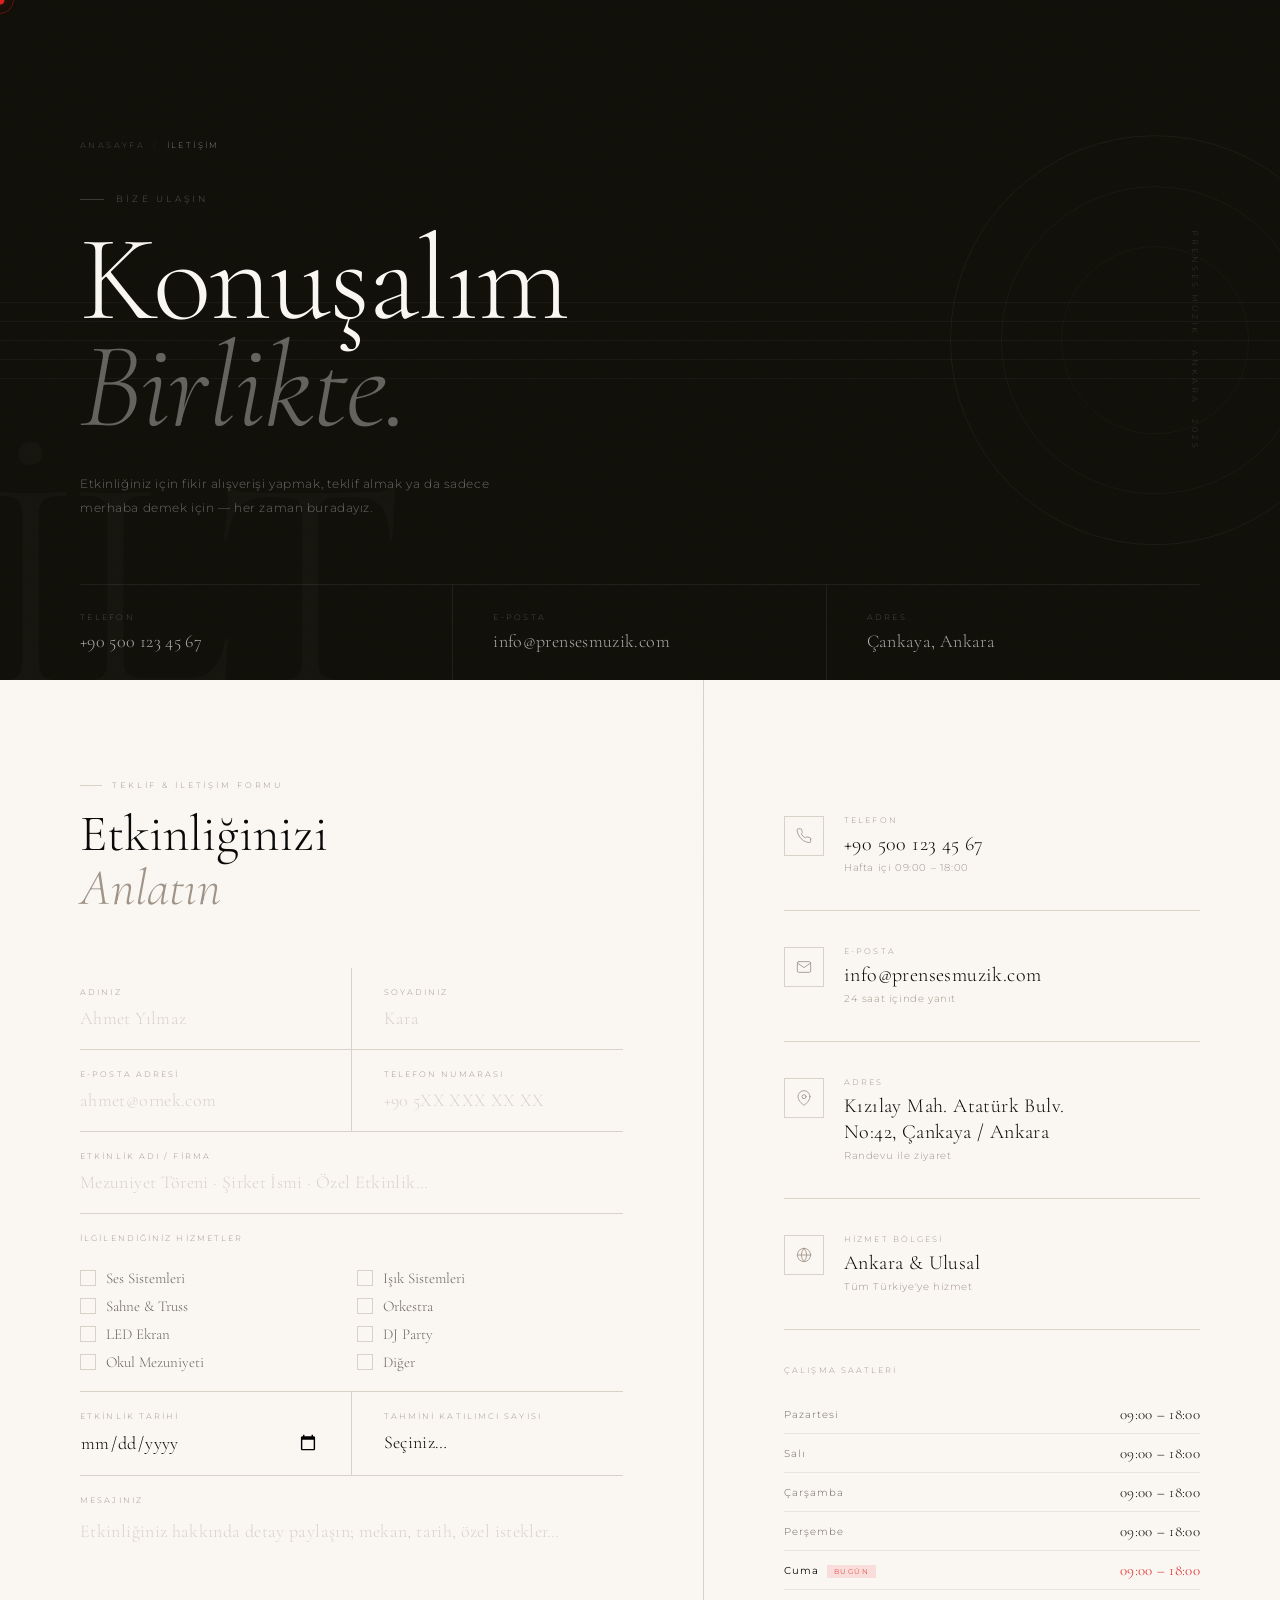
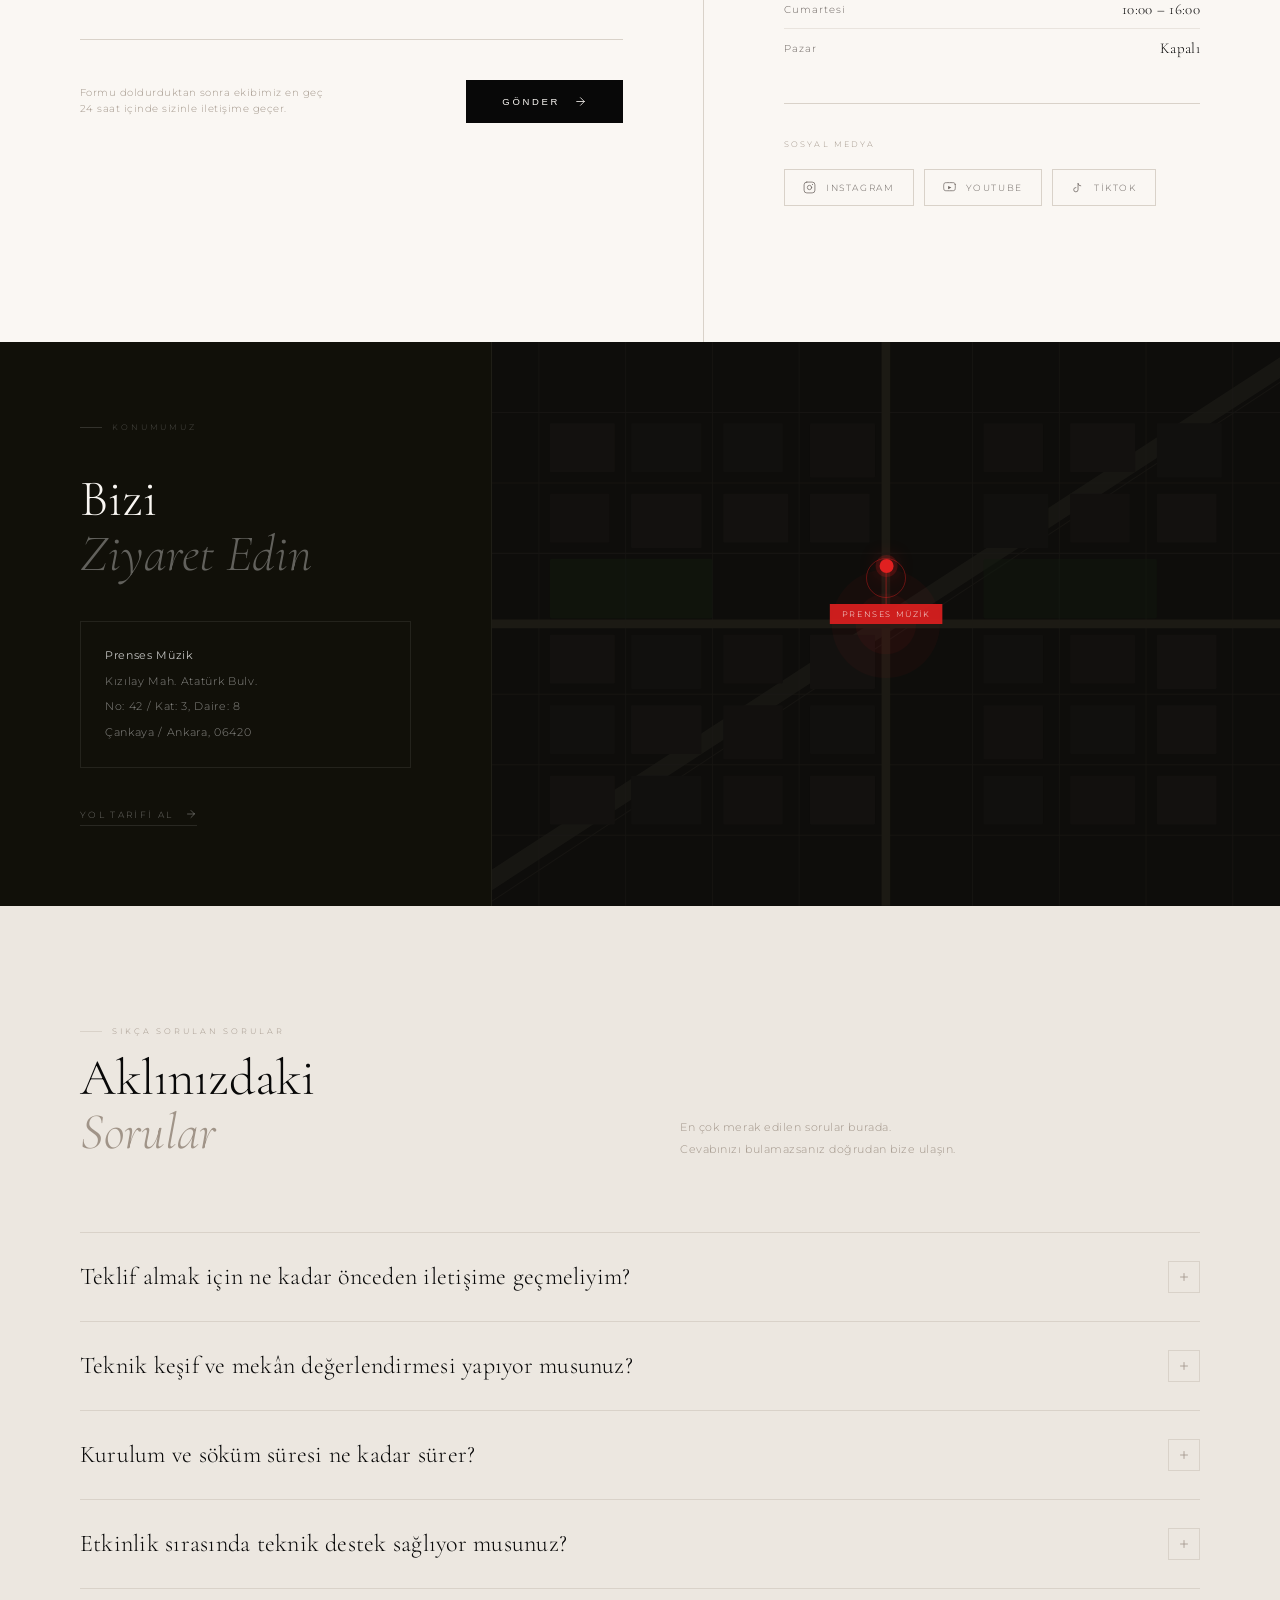
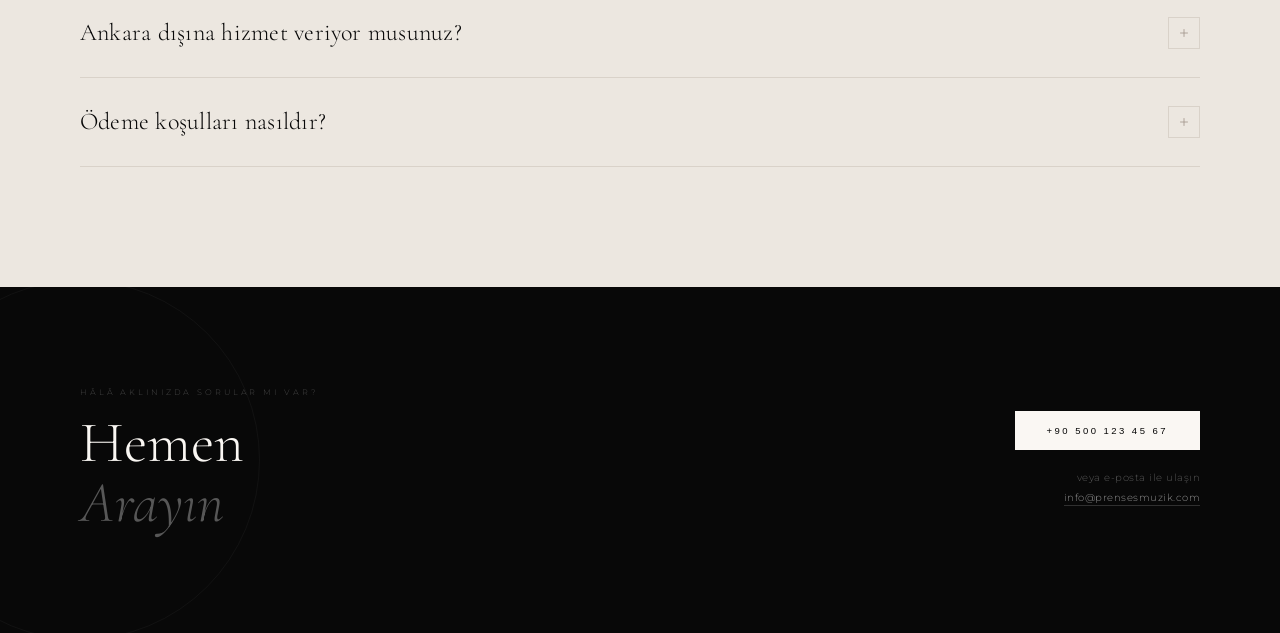
<file: prenses-muzik-iletisim.html>
<!DOCTYPE html>
<html lang="tr">
<head>
<meta charset="UTF-8"/>
<meta name="viewport" content="width=device-width,initial-scale=1.0"/>
<title>İletişim — Prenses Müzik</title>
<link href="https://fonts.googleapis.com/css2?family=Cormorant+Garamond:ital,wght@0,200;0,300;0,400;0,500;1,200;1,300;1,400&family=Montserrat:wght@200;300;400;500&display=swap" rel="stylesheet"/>
<style>
/* ══════════════════════════════════════
   TOKENS & RESET
══════════════════════════════════════ */
*,*::before,*::after{margin:0;padding:0;box-sizing:border-box;}
:root{
  --ink:#080808;
  --ink2:#111009;
  --paper:#f5f1ec;
  --cream:#ece7e0;
  --rule:#d9d2c9;
  --muted:#a09488;
  --dim:#6b6460;
  --white:#faf7f3;
  --red:#e02020;
  --red-dim:rgba(224,32,32,.12);
  --D:'Cormorant Garamond',serif;
  --B:'Montserrat',sans-serif;
}
html{scroll-behavior:smooth;}
body{background:var(--paper);color:var(--ink);font-family:var(--B);overflow-x:hidden;cursor:none;}
@media(max-width:768px){body{cursor:auto;}}

/* ── Cursor ── */
.cur{position:fixed;width:9px;height:9px;background:var(--red);border-radius:50%;pointer-events:none;z-index:9999;transform:translate(-50%,-50%);box-shadow:0 0 12px rgba(224,32,32,.5);transition:width .22s,height .22s;}
.cur-r{position:fixed;width:28px;height:28px;border:1.5px solid rgba(224,32,32,.38);border-radius:50%;pointer-events:none;z-index:9998;transform:translate(-50%,-50%);transition:all .18s ease;}
@media(max-width:768px){.cur,.cur-r{display:none;}}

/* ── Grain ── */
body::after{content:'';position:fixed;inset:0;background-image:url("data:image/svg+xml,%3Csvg viewBox='0 0 200 200' xmlns='http://www.w3.org/2000/svg'%3E%3Cfilter id='n'%3E%3CfeTurbulence type='fractalNoise' baseFrequency='.85' numOctaves='4' stitchTiles='stitch'/%3E%3C/filter%3E%3Crect width='100%25' height='100%25' filter='url(%23n)' opacity='.04'/%3E%3C/svg%3E");background-size:160px;pointer-events:none;z-index:9990;opacity:.35;}

/* ── Reveal ── */
.rv{opacity:0;transform:translateY(32px);transition:opacity .85s cubic-bezier(.16,1,.3,1),transform .85s cubic-bezier(.16,1,.3,1);}
.rv.on{opacity:1;transform:none;}
.r1{transition-delay:.1s;}.r2{transition-delay:.2s;}.r3{transition-delay:.3s;}.r4{transition-delay:.42s;}
.rv-l{opacity:0;transform:translateX(-40px);transition:opacity .85s cubic-bezier(.16,1,.3,1),transform .85s cubic-bezier(.16,1,.3,1);}
.rv-l.on{opacity:1;transform:none;}
.rv-r{opacity:0;transform:translateX(40px);transition:opacity .85s cubic-bezier(.16,1,.3,1),transform .85s cubic-bezier(.16,1,.3,1);}
.rv-r.on{opacity:1;transform:none;}

/* ══════════════════════════════════════
   § 1  HERO — DARK FULL BLEED
══════════════════════════════════════ */
.hero{
  min-height:72vh;
  background:var(--ink2);
  color:var(--white);
  position:relative;
  overflow:hidden;
  display:flex;
  flex-direction:column;
  justify-content:flex-end;
  padding:0 80px 0;
}
/* Staff lines */
.staff{position:absolute;inset:0;display:flex;flex-direction:column;justify-content:center;gap:18px;pointer-events:none;}
.sl{height:1px;background:rgba(255,255,255,.04);transform:scaleX(0);transform-origin:left;animation:lineGrow 2s cubic-bezier(.16,1,.3,1) forwards;}
.sl:nth-child(1){animation-delay:.04s;}.sl:nth-child(2){animation-delay:.11s;}
.sl:nth-child(3){animation-delay:.18s;}.sl:nth-child(4){animation-delay:.25s;}.sl:nth-child(5){animation-delay:.32s;}
@keyframes lineGrow{to{transform:scaleX(1);}}

/* Large circle decoration */
.hero-ring{position:absolute;right:-80px;top:50%;transform:translateY(-50%);width:clamp(300px,32vw,480px);height:clamp(300px,32vw,480px);border:1px solid rgba(255,255,255,.05);border-radius:50%;pointer-events:none;animation:fadeIn 2s .3s ease both;}
.hero-ring::before{content:'';position:absolute;inset:50px;border:1px solid rgba(255,255,255,.04);border-radius:50%;}
.hero-ring::after{content:'';position:absolute;inset:110px;border:1px solid rgba(255,255,255,.03);border-radius:50%;}
@keyframes fadeIn{from{opacity:0;}to{opacity:1;}}

/* Watermark */
.hero-wm{position:absolute;left:-20px;bottom:-60px;font-family:var(--D);font-size:clamp(180px,24vw,320px);font-weight:200;color:rgba(255,255,255,.025);letter-spacing:-.04em;line-height:1;pointer-events:none;user-select:none;animation:fadeIn 2s .5s ease both;}

/* Vertical label */
.hero-vert{position:absolute;right:80px;top:50%;transform:translateY(-50%);writing-mode:vertical-rl;font-size:8px;font-weight:300;letter-spacing:.36em;text-transform:uppercase;color:rgba(255,255,255,.16);animation:fadeIn 1.5s .9s ease both;}

.hero-inner{
  position:relative;z-index:1;
  padding-top:140px;
  padding-bottom:0;
}
.hero-bc{display:flex;align-items:center;gap:8px;font-size:8px;font-weight:300;letter-spacing:.3em;text-transform:uppercase;color:rgba(255,255,255,.24);margin-bottom:44px;animation:fu .9s .1s ease both;}
.hero-bc a{color:inherit;text-decoration:none;cursor:none;transition:color .25s;}
.hero-bc a:hover{color:rgba(255,255,255,.55);}
.hero-bc span{color:rgba(255,255,255,.1);}
@keyframes fu{from{opacity:0;transform:translateY(14px);}to{opacity:1;transform:none;}}

.hero-eyebrow{font-size:8.5px;font-weight:300;letter-spacing:.38em;text-transform:uppercase;color:rgba(255,255,255,.3);display:flex;align-items:center;gap:12px;margin-bottom:22px;animation:fu .9s .22s ease both;}
.hero-eyebrow::before{content:'';display:block;width:24px;height:1px;background:rgba(255,255,255,.18);}

.hero-h1{font-family:var(--D);font-size:clamp(66px,9.5vw,130px);font-weight:200;line-height:.88;letter-spacing:-.015em;animation:fu .9s .36s ease both;}
.hero-h1 em{font-style:italic;color:rgba(255,255,255,.35);display:block;}

.hero-desc{font-size:11.5px;font-weight:300;line-height:2.1;letter-spacing:.05em;color:rgba(255,255,255,.38);max-width:440px;margin-top:32px;margin-bottom:0;animation:fu .9s .52s ease both;}

/* Bottom contact strip */
.hero-strip{
  display:grid;grid-template-columns:repeat(3,1fr);
  border-top:1px solid rgba(255,255,255,.07);
  margin-top:64px;
  position:relative;z-index:1;
}
.hs-cell{
  padding:28px 0;
  border-right:1px solid rgba(255,255,255,.07);
  display:flex;flex-direction:column;gap:8px;
  animation:fu .9s ease both;
}
.hs-cell:nth-child(1){animation-delay:.58s;}
.hs-cell:nth-child(2){animation-delay:.68s;padding-left:40px;}
.hs-cell:nth-child(3){animation-delay:.78s;border-right:none;padding-left:40px;}
.hs-label{font-size:7.5px;font-weight:300;letter-spacing:.3em;text-transform:uppercase;color:rgba(255,255,255,.25);}
.hs-val{font-family:var(--D);font-size:18px;font-weight:300;color:rgba(255,255,255,.65);letter-spacing:.02em;}
.hs-val a{color:inherit;text-decoration:none;cursor:none;transition:color .25s;}
.hs-val a:hover{color:var(--white);}

/* ══════════════════════════════════════
   § 2  CONTACT MAIN — FORM + INFO
══════════════════════════════════════ */
.contact-main{
  display:grid;grid-template-columns:1.1fr .9fr;
  background:var(--white);
  min-height:80vh;
}

/* ─ LEFT: Form ─ */
.cf-left{
  padding:100px 80px;
  border-right:1px solid var(--rule);
}
.cf-eyebrow{font-size:8px;font-weight:300;letter-spacing:.36em;text-transform:uppercase;color:var(--muted);display:flex;align-items:center;gap:10px;margin-bottom:18px;}
.cf-eyebrow::before{content:'';display:block;width:22px;height:1px;background:var(--rule);}
.cf-title{font-family:var(--D);font-size:clamp(34px,4vw,56px);font-weight:300;line-height:1.05;margin-bottom:52px;}
.cf-title em{font-style:italic;color:var(--muted);}

/* Form layout */
.form-grid{display:grid;grid-template-columns:1fr 1fr;gap:0;}
.fg-full{grid-column:1/-1;}

.form-field{
  padding:20px 0;
  border-bottom:1px solid var(--rule);
  position:relative;
}
.form-field:nth-child(odd):not(.fg-full){border-right:1px solid var(--rule);padding-right:32px;}
.form-field:nth-child(even):not(.fg-full){padding-left:32px;}
.fg-full{padding-right:0;padding-left:0;}

.form-field label{
  display:block;
  font-size:7.5px;font-weight:300;letter-spacing:.28em;text-transform:uppercase;
  color:var(--muted);margin-bottom:10px;
  transition:color .3s;
}
.form-field:focus-within label{color:var(--ink);}

.form-field input,
.form-field textarea,
.form-field select{
  width:100%;background:none;border:none;outline:none;
  font-family:var(--D);font-size:18px;font-weight:300;
  color:var(--ink);letter-spacing:.02em;
  padding:0;appearance:none;-webkit-appearance:none;
  cursor:none;
  transition:color .3s;
}
.form-field select{background-image:none;}
.form-field select option{font-family:var(--B);font-size:14px;}
.form-field textarea{resize:none;height:100px;line-height:1.8;}
.form-field input::placeholder,
.form-field textarea::placeholder{color:var(--rule);}

/* Animated bottom border on focus */
.form-field::after{
  content:'';position:absolute;bottom:-1px;left:0;width:0;height:1px;
  background:var(--ink);transition:width .45s cubic-bezier(.16,1,.3,1);
}
.form-field:focus-within::after{width:100%;}

/* Service checkboxes */
.service-checks{
  display:grid;grid-template-columns:repeat(2,1fr);
  gap:10px;padding:20px 0;
  border-bottom:1px solid var(--rule);
}
.sch-label{
  font-size:7.5px;font-weight:300;letter-spacing:.28em;text-transform:uppercase;
  color:var(--muted);margin-bottom:16px;grid-column:1/-1;
}
.sch-item{
  display:flex;align-items:center;gap:10px;
  cursor:none;user-select:none;
}
.sch-box{
  width:16px;height:16px;flex-shrink:0;
  border:1px solid var(--rule);
  display:flex;align-items:center;justify-content:center;
  transition:border-color .25s,background .25s;
}
.sch-item input[type=checkbox]{display:none;}
.sch-item.checked .sch-box{border-color:var(--ink);background:var(--ink);}
.sch-box svg{width:9px;height:9px;stroke:var(--white);fill:none;stroke-width:2;stroke-linecap:round;stroke-linejoin:round;opacity:0;transition:opacity .2s;}
.sch-item.checked .sch-box svg{opacity:1;}
.sch-name{font-family:var(--D);font-size:15px;font-weight:300;color:var(--dim);transition:color .25s;}
.sch-item.checked .sch-name{color:var(--ink);}

/* Date & budget row */
.form-inline{display:grid;grid-template-columns:1fr 1fr;border-bottom:1px solid var(--rule);}
.fi-cell{padding:20px 0;position:relative;}
.fi-cell:first-child{padding-right:32px;border-right:1px solid var(--rule);}
.fi-cell:last-child{padding-left:32px;}
.fi-cell label{display:block;font-size:7.5px;font-weight:300;letter-spacing:.28em;text-transform:uppercase;color:var(--muted);margin-bottom:10px;transition:color .3s;}
.fi-cell:focus-within label{color:var(--ink);}
.fi-cell input,.fi-cell select{width:100%;background:none;border:none;outline:none;font-family:var(--D);font-size:18px;font-weight:300;color:var(--ink);letter-spacing:.02em;cursor:none;appearance:none;-webkit-appearance:none;}
.fi-cell input::placeholder{color:var(--rule);}
.fi-cell::after{content:'';position:absolute;bottom:-1px;left:0;width:0;height:1px;background:var(--ink);transition:width .45s cubic-bezier(.16,1,.3,1);}
.fi-cell:focus-within::after{width:100%;}

/* Submit */
.form-submit{
  display:flex;align-items:center;justify-content:space-between;
  padding-top:40px;gap:24px;
}
.form-note{font-size:9.5px;font-weight:300;letter-spacing:.05em;color:var(--muted);line-height:1.7;max-width:260px;}
.btn-submit{
  display:flex;align-items:center;gap:14px;
  font-size:9.5px;font-weight:300;letter-spacing:.28em;text-transform:uppercase;
  color:var(--white);background:var(--ink);border:none;
  padding:15px 36px;cursor:none;
  transition:background .3s;
  flex-shrink:0;
  position:relative;overflow:hidden;
}
.btn-submit::before{content:'';position:absolute;inset:0;background:var(--red);transform:scaleX(0);transform-origin:left;transition:transform .4s cubic-bezier(.16,1,.3,1);}
.btn-submit:hover::before{transform:scaleX(1);}
.btn-submit span,.btn-submit svg{position:relative;z-index:1;}
.btn-submit svg{width:13px;height:13px;stroke:currentColor;fill:none;stroke-width:1.5;stroke-linecap:round;transition:transform .3s;}
.btn-submit:hover svg{transform:translateX(4px);}

/* Success state */
.form-success{
  display:none;
  flex-direction:column;align-items:center;justify-content:center;
  text-align:center;gap:20px;
  padding:60px 40px;
  border:1px solid var(--rule);
  margin-top:40px;
}
.form-success.show{display:flex;}
.fs-icon{width:52px;height:52px;border:1px solid var(--ink);display:flex;align-items:center;justify-content:center;}
.fs-icon svg{width:22px;height:22px;stroke:var(--ink);fill:none;stroke-width:1.5;stroke-linecap:round;stroke-linejoin:round;}
.fs-title{font-family:var(--D);font-size:28px;font-weight:300;color:var(--ink);}
.fs-body{font-size:10.5px;font-weight:300;letter-spacing:.06em;color:var(--muted);line-height:2;}

/* ─ RIGHT: Info ─ */
.cf-right{
  padding:100px 80px;
  display:flex;flex-direction:column;gap:0;
  background:var(--white);
}

/* Contact blocks */
.ci-block{
  padding:36px 0;
  border-bottom:1px solid var(--rule);
  display:flex;gap:20px;align-items:flex-start;
  cursor:none;
  transition:padding-left .3s;
}
.ci-block:hover{padding-left:6px;}
.ci-block:last-of-type{border-bottom:none;}
.ci-icon{
  width:40px;height:40px;
  border:1px solid var(--rule);
  display:flex;align-items:center;justify-content:center;
  flex-shrink:0;
  transition:border-color .3s,background .3s;
}
.ci-block:hover .ci-icon{border-color:var(--ink);background:var(--ink);}
.ci-icon svg{width:16px;height:16px;stroke:var(--muted);fill:none;stroke-width:1.3;stroke-linecap:round;stroke-linejoin:round;transition:stroke .3s;}
.ci-block:hover .ci-icon svg{stroke:var(--white);}
.ci-text{}
.ci-label{font-size:7.5px;font-weight:300;letter-spacing:.28em;text-transform:uppercase;color:var(--muted);margin-bottom:6px;}
.ci-val{font-family:var(--D);font-size:20px;font-weight:300;color:var(--ink);letter-spacing:.02em;line-height:1.3;}
.ci-val a{color:inherit;text-decoration:none;cursor:none;transition:color .25s;}
.ci-val a:hover{color:var(--dim);}
.ci-sub{font-size:10px;font-weight:300;letter-spacing:.06em;color:var(--muted);margin-top:4px;}

/* Hours table */
.hours-block{padding:36px 0;border-bottom:1px solid var(--rule);}
.hb-title{font-size:7.5px;font-weight:300;letter-spacing:.28em;text-transform:uppercase;color:var(--muted);margin-bottom:20px;}
.hours-rows{display:flex;flex-direction:column;gap:0;}
.hr-row{display:flex;justify-content:space-between;align-items:center;padding:10px 0;border-bottom:1px solid rgba(217,210,201,.5);}
.hr-row:last-child{border-bottom:none;}
.hr-day{font-size:10px;font-weight:300;letter-spacing:.1em;color:var(--dim);}
.hr-time{font-family:var(--D);font-size:15px;font-weight:300;color:var(--ink);letter-spacing:.02em;}
.hr-row.today .hr-day{color:var(--ink);font-weight:400;}
.hr-row.today .hr-time{color:var(--red);}
.today-badge{font-size:7px;font-weight:300;letter-spacing:.2em;text-transform:uppercase;background:var(--red-dim);color:var(--red);padding:2px 7px;margin-left:8px;}

/* Social block */
.social-block{padding:36px 0;}
.sb-title{font-size:7.5px;font-weight:300;letter-spacing:.28em;text-transform:uppercase;color:var(--muted);margin-bottom:20px;}
.social-row{display:flex;gap:10px;}
.soc-btn{
  display:flex;align-items:center;gap:10px;
  padding:11px 18px;
  border:1px solid var(--rule);
  text-decoration:none;cursor:none;
  font-size:9px;font-weight:300;letter-spacing:.18em;text-transform:uppercase;
  color:var(--dim);
  transition:border-color .3s,background .3s,color .3s;
}
.soc-btn:hover{border-color:var(--ink);background:var(--ink);color:var(--white);}
.soc-btn svg{width:13px;height:13px;stroke:currentColor;fill:none;stroke-width:1.4;stroke-linecap:round;stroke-linejoin:round;}

/* ══════════════════════════════════════
   § 3  MAP SECTION — DARK
══════════════════════════════════════ */
.map-section{
  background:var(--ink2);
  color:var(--white);
  display:grid;grid-template-columns:1fr 1.6fr;
  min-height:520px;
}
.ms-left{
  padding:80px 80px;
  display:flex;flex-direction:column;justify-content:center;gap:40px;
  border-right:1px solid rgba(255,255,255,.06);
}
.ms-eyebrow{font-size:8px;font-weight:300;letter-spacing:.36em;text-transform:uppercase;color:rgba(255,255,255,.26);display:flex;align-items:center;gap:10px;}
.ms-eyebrow::before{content:'';display:block;width:22px;height:1px;background:rgba(255,255,255,.14);}
.ms-title{font-family:var(--D);font-size:clamp(32px,4vw,52px);font-weight:300;line-height:1.06;}
.ms-title em{font-style:italic;color:rgba(255,255,255,.34);}
.ms-addr{
  display:flex;flex-direction:column;gap:6px;
  padding:24px;
  border:1px solid rgba(255,255,255,.08);
}
.ms-addr-line{font-size:11px;font-weight:300;letter-spacing:.06em;color:rgba(255,255,255,.5);line-height:1.8;}
.ms-addr-line strong{color:rgba(255,255,255,.75);font-weight:400;}
.ms-directions{
  display:inline-flex;align-items:center;gap:12px;
  font-size:9px;font-weight:300;letter-spacing:.26em;text-transform:uppercase;
  color:rgba(255,255,255,.38);text-decoration:none;cursor:none;
  border-bottom:1px solid rgba(255,255,255,.1);padding-bottom:5px;width:fit-content;
  transition:color .25s,border-color .25s;
}
.ms-directions:hover{color:var(--white);border-color:rgba(255,255,255,.4);}
.ms-directions svg{width:12px;height:12px;stroke:currentColor;fill:none;stroke-width:1.5;stroke-linecap:round;transition:transform .25s;}
.ms-directions:hover svg{transform:translateX(4px);}

/* Map visual */
.ms-right{
  position:relative;overflow:hidden;
  background:#0e0d0b;
  min-height:480px;
}
.map-canvas{
  width:100%;height:100%;
  position:absolute;inset:0;
}
/* SVG street map illustration */
.map-svg{width:100%;height:100%;opacity:.7;}
/* Pin */
.map-pin{
  position:absolute;
  left:50%;top:50%;
  transform:translate(-50%,-100%);
  display:flex;flex-direction:column;align-items:center;
  animation:pinDrop .8s 1s cubic-bezier(.34,1.56,.64,1) both;
}
@keyframes pinDrop{from{opacity:0;transform:translate(-50%,-130%);}to{opacity:1;transform:translate(-50%,-100%);}}
.pin-dot{width:14px;height:14px;background:var(--red);border-radius:50%;box-shadow:0 0 0 4px rgba(224,32,32,.2),0 0 20px rgba(224,32,32,.4);}
.pin-line{width:1px;height:32px;background:rgba(224,32,32,.5);margin-top:-1px;}
.pin-label{
  font-size:8px;font-weight:300;letter-spacing:.2em;text-transform:uppercase;
  color:var(--white);background:rgba(224,32,32,.9);
  padding:5px 12px;margin-top:0;
  white-space:nowrap;
}
/* Pulse ring */
.pin-pulse{
  position:absolute;left:50%;top:50%;transform:translate(-50%,-50%);
  width:40px;height:40px;border-radius:50%;
  border:1px solid rgba(224,32,32,.4);
  animation:pulse 2.5s 1.5s ease-out infinite;
  margin-top:-46px;
}
@keyframes pulse{
  0%{transform:translate(-50%,-50%) scale(1);opacity:.6;}
  100%{transform:translate(-50%,-50%) scale(3.5);opacity:0;}
}

/* ══════════════════════════════════════
   § 4  FAQ — LIGHT
══════════════════════════════════════ */
.faq{
  background:var(--cream);
  padding:120px 80px;
}
.faq-header{
  display:grid;grid-template-columns:1fr 1fr;gap:80px;align-items:end;
  margin-bottom:72px;
}
.fq-eyebrow{font-size:8px;font-weight:300;letter-spacing:.36em;text-transform:uppercase;color:var(--muted);display:flex;align-items:center;gap:10px;margin-bottom:16px;}
.fq-eyebrow::before{content:'';display:block;width:22px;height:1px;background:var(--rule);}
.fq-title{font-family:var(--D);font-size:clamp(34px,4vw,54px);font-weight:300;line-height:1.05;}
.fq-title em{font-style:italic;color:var(--muted);}
.fq-sub{font-size:11px;font-weight:300;line-height:2;letter-spacing:.05em;color:var(--muted);}

.faq-list{display:flex;flex-direction:column;gap:0;}
.faq-item{border-top:1px solid var(--rule);overflow:hidden;}
.faq-item:last-child{border-bottom:1px solid var(--rule);}
.faq-trigger{
  display:flex;align-items:center;justify-content:space-between;gap:32px;
  padding:28px 0;cursor:none;
  background:none;border:none;width:100%;text-align:left;
}
.fq-q{font-family:var(--D);font-size:clamp(18px,2.2vw,24px);font-weight:300;color:var(--ink);letter-spacing:.01em;transition:color .3s;}
.faq-item.open .fq-q{color:var(--ink);}
.fq-ico{
  width:32px;height:32px;flex-shrink:0;
  border:1px solid var(--rule);
  display:flex;align-items:center;justify-content:center;
  transition:background .35s,border-color .35s,transform .45s cubic-bezier(.16,1,.3,1);
}
.faq-item.open .fq-ico{background:var(--ink);border-color:var(--ink);transform:rotate(45deg);}
.fq-ico svg{width:12px;height:12px;stroke:var(--muted);fill:none;stroke-width:1.6;stroke-linecap:round;transition:stroke .35s;}
.faq-item.open .fq-ico svg{stroke:var(--white);}

.faq-panel{display:grid;grid-template-rows:0fr;transition:grid-template-rows .5s cubic-bezier(.16,1,.3,1);}
.faq-item.open .faq-panel{grid-template-rows:1fr;}
.faq-panel-inner{overflow:hidden;}
.fq-a{padding:0 80px 28px 0;font-size:11.5px;font-weight:300;line-height:2.15;letter-spacing:.05em;color:var(--dim);max-width:680px;}

/* ══════════════════════════════════════
   § 5  CTA STRIP — DARK
══════════════════════════════════════ */
.cta-strip{
  background:var(--ink);
  color:var(--white);
  padding:100px 80px;
  display:flex;align-items:center;justify-content:space-between;gap:60px;
  position:relative;overflow:hidden;
}
.cta-strip::before{content:'';position:absolute;left:-100px;top:50%;transform:translateY(-50%);width:360px;height:360px;border:1px solid rgba(255,255,255,.04);border-radius:50%;pointer-events:none;}
.cs-left{position:relative;z-index:1;}
.cs-eyebrow{font-size:8px;font-weight:300;letter-spacing:.36em;text-transform:uppercase;color:rgba(255,255,255,.25);margin-bottom:16px;}
.cs-title{font-family:var(--D);font-size:clamp(34px,4.5vw,60px);font-weight:300;line-height:1.05;}
.cs-title em{font-style:italic;color:rgba(255,255,255,.32);}
.cs-right{display:flex;flex-direction:column;align-items:flex-end;gap:18px;position:relative;z-index:1;flex-shrink:0;}
.btn-cs{font-size:9.5px;font-weight:300;letter-spacing:.26em;text-transform:uppercase;color:var(--ink);background:var(--white);border:none;padding:14px 32px;cursor:none;transition:background .3s;white-space:nowrap;}
.btn-cs:hover{background:var(--cream);}
.cs-contact{text-align:right;font-size:10px;font-weight:300;letter-spacing:.05em;color:rgba(255,255,255,.32);line-height:2;}
.cs-contact a{color:rgba(255,255,255,.55);text-decoration:none;border-bottom:1px solid rgba(255,255,255,.16);padding-bottom:1px;cursor:none;transition:color .25s,border-color .25s;}
.cs-contact a:hover{color:var(--white);border-color:rgba(255,255,255,.5);}

/* ══════════════════════════════════════
   RESPONSIVE
══════════════════════════════════════ */
@media(max-width:1100px){
  .contact-main{grid-template-columns:1fr;}
  .cf-left{border-right:none;border-bottom:1px solid var(--rule);}
  .map-section{grid-template-columns:1fr;}
  .ms-right{min-height:340px;}
  .faq-header{grid-template-columns:1fr;}
  .cta-strip{flex-direction:column;align-items:flex-start;}
  .cs-right{align-items:flex-start;}
}
@media(max-width:768px){
  .hero,.cf-left,.cf-right,.ms-left,.faq,.cta-strip{padding-left:28px;padding-right:28px;}
  .hero-inner{padding-top:110px;}
  .hero-ring,.hero-vert{display:none;}
  .hero-strip{grid-template-columns:1fr 1fr;}
  .hs-cell:nth-child(3){grid-column:1/-1;border-right:none;padding-left:0;border-top:1px solid rgba(255,255,255,.07);}
  .form-grid{grid-template-columns:1fr;}
  .form-field:nth-child(odd):not(.fg-full){border-right:none;padding-right:0;}
  .form-field:nth-child(even):not(.fg-full){padding-left:0;}
  .form-inline{grid-template-columns:1fr;}
  .fi-cell:first-child{border-right:none;padding-right:0;}
  .fi-cell:last-child{padding-left:0;border-top:1px solid var(--rule);}
  .service-checks{grid-template-columns:1fr;}
  .form-submit{flex-direction:column;align-items:flex-start;}
  .faq-header{grid-template-columns:1fr;gap:24px;}
  .fq-a{padding-right:0;}
  .social-row{flex-wrap:wrap;}
  .ms-left{padding:60px 28px;}
}
</style>
</head>
<body>

<div class="cur" id="cur"></div>
<div class="cur-r" id="curR"></div>

<!-- ══════════════════════════════════════
     § 1  HERO
══════════════════════════════════════ -->
<section class="hero">
  <div class="staff"><div class="sl"></div><div class="sl"></div><div class="sl"></div><div class="sl"></div><div class="sl"></div></div>
  <div class="hero-wm">İLT</div>
  <div class="hero-ring"></div>
  <div class="hero-vert">Prenses Müzik · Ankara · 2025</div>

  <div class="hero-inner">
    <div class="hero-bc">
      <a href="#">Anasayfa</a><span>/</span>
      <span style="color:rgba(255,255,255,.5)">İletişim</span>
    </div>
    <div class="hero-eyebrow">Bize Ulaşın</div>
    <h1 class="hero-h1">
      Konuşalım<em>Birlikte.</em>
    </h1>
    <p class="hero-desc">
      Etkinliğiniz için fikir alışverişi yapmak, teklif almak ya da
      sadece merhaba demek için — her zaman buradayız.
    </p>
  </div>

  <div class="hero-strip">
    <div class="hs-cell">
      <div class="hs-label">Telefon</div>
      <div class="hs-val"><a href="tel:+905001234567">+90 500 123 45 67</a></div>
    </div>
    <div class="hs-cell">
      <div class="hs-label">E-posta</div>
      <div class="hs-val"><a href="mailto:info@prensesmuzik.com">info@prensesmuzik.com</a></div>
    </div>
    <div class="hs-cell">
      <div class="hs-label">Adres</div>
      <div class="hs-val">Çankaya, Ankara</div>
    </div>
  </div>
</section>

<!-- ══════════════════════════════════════
     § 2  CONTACT MAIN
══════════════════════════════════════ -->
<div class="contact-main">

  <!-- FORM -->
  <div class="cf-left">
    <div class="cf-eyebrow rv">Teklif & İletişim Formu</div>
    <h2 class="cf-title rv r1">
      Etkinliğinizi<br><em>Anlatın</em>
    </h2>

    <form id="contact-form" novalidate>

      <div class="form-grid rv r2">
        <div class="form-field">
          <label>Adınız</label>
          <input type="text" placeholder="Ahmet Yılmaz" name="name" autocomplete="off"/>
        </div>
        <div class="form-field">
          <label>Soyadınız</label>
          <input type="text" placeholder="Kara" name="surname" autocomplete="off"/>
        </div>
        <div class="form-field">
          <label>E-posta Adresi</label>
          <input type="email" placeholder="ahmet@ornek.com" name="email" autocomplete="off"/>
        </div>
        <div class="form-field">
          <label>Telefon Numarası</label>
          <input type="tel" placeholder="+90 5XX XXX XX XX" name="phone" autocomplete="off"/>
        </div>
        <div class="form-field fg-full">
          <label>Etkinlik Adı / Firma</label>
          <input type="text" placeholder="Mezuniyet Töreni · Şirket İsmi · Özel Etkinlik…" name="event" autocomplete="off"/>
        </div>
      </div>

      <!-- Service checkboxes -->
      <div class="service-checks rv r3">
        <div class="sch-label">İlgilendiğiniz Hizmetler</div>
        <div class="sch-item" data-check>
          <input type="checkbox" name="svc_ses"/><div class="sch-box"><svg viewBox="0 0 14 14"><polyline points="2 7 6 11 12 3"/></svg></div>
          <span class="sch-name">Ses Sistemleri</span>
        </div>
        <div class="sch-item" data-check>
          <input type="checkbox" name="svc_isik"/><div class="sch-box"><svg viewBox="0 0 14 14"><polyline points="2 7 6 11 12 3"/></svg></div>
          <span class="sch-name">Işık Sistemleri</span>
        </div>
        <div class="sch-item" data-check>
          <input type="checkbox" name="svc_sahne"/><div class="sch-box"><svg viewBox="0 0 14 14"><polyline points="2 7 6 11 12 3"/></svg></div>
          <span class="sch-name">Sahne &amp; Truss</span>
        </div>
        <div class="sch-item" data-check>
          <input type="checkbox" name="svc_orkestra"/><div class="sch-box"><svg viewBox="0 0 14 14"><polyline points="2 7 6 11 12 3"/></svg></div>
          <span class="sch-name">Orkestra</span>
        </div>
        <div class="sch-item" data-check>
          <input type="checkbox" name="svc_led"/><div class="sch-box"><svg viewBox="0 0 14 14"><polyline points="2 7 6 11 12 3"/></svg></div>
          <span class="sch-name">LED Ekran</span>
        </div>
        <div class="sch-item" data-check>
          <input type="checkbox" name="svc_dj"/><div class="sch-box"><svg viewBox="0 0 14 14"><polyline points="2 7 6 11 12 3"/></svg></div>
          <span class="sch-name">DJ Party</span>
        </div>
        <div class="sch-item" data-check>
          <input type="checkbox" name="svc_mezun"/><div class="sch-box"><svg viewBox="0 0 14 14"><polyline points="2 7 6 11 12 3"/></svg></div>
          <span class="sch-name">Okul Mezuniyeti</span>
        </div>
        <div class="sch-item" data-check>
          <input type="checkbox" name="svc_diger"/><div class="sch-box"><svg viewBox="0 0 14 14"><polyline points="2 7 6 11 12 3"/></svg></div>
          <span class="sch-name">Diğer</span>
        </div>
      </div>

      <!-- Date & Budget -->
      <div class="form-inline rv r3">
        <div class="fi-cell">
          <label>Etkinlik Tarihi</label>
          <input type="date" name="date"/>
        </div>
        <div class="fi-cell">
          <label>Tahmini Katılımcı Sayısı</label>
          <select name="capacity">
            <option value="" disabled selected>Seçiniz…</option>
            <option>50 – 150 kişi</option>
            <option>150 – 500 kişi</option>
            <option>500 – 1.500 kişi</option>
            <option>1.500 – 5.000 kişi</option>
            <option>5.000+ kişi</option>
          </select>
        </div>
      </div>

      <!-- Message -->
      <div class="form-grid rv r4">
        <div class="form-field fg-full">
          <label>Mesajınız</label>
          <textarea name="message" placeholder="Etkinliğiniz hakkında detay paylaşın; mekan, tarih, özel istekler…"></textarea>
        </div>
      </div>

      <!-- Submit -->
      <div class="form-submit rv r4">
        <p class="form-note">Formu doldurduktan sonra ekibimiz en geç 24 saat içinde sizinle iletişime geçer.</p>
        <button type="submit" class="btn-submit">
          <span>Gönder</span>
          <svg viewBox="0 0 24 24" stroke-linecap="round" stroke-linejoin="round"><path d="M5 12h14M12 5l7 7-7 7"/></svg>
        </button>
      </div>

    </form>

    <!-- Success -->
    <div class="form-success" id="form-success">
      <div class="fs-icon"><svg viewBox="0 0 24 24"><polyline points="20 6 9 17 4 12"/></svg></div>
      <div class="fs-title">Mesajınız İletildi</div>
      <p class="fs-body">En kısa sürede sizinle iletişime geçeceğiz.<br>Prenses Müzik olarak ilginiz için teşekkür ederiz.</p>
    </div>
  </div>

  <!-- INFO -->
  <div class="cf-right rv-r">

    <div class="ci-block">
      <div class="ci-icon"><svg viewBox="0 0 24 24"><path d="M22 16.92v3a2 2 0 0 1-2.18 2 19.79 19.79 0 0 1-8.63-3.07A19.5 19.5 0 0 1 4.69 12 19.79 19.79 0 0 1 1.61 3.4 2 2 0 0 1 3.6 1.22h3a2 2 0 0 1 2 1.72c.127.96.361 1.903.7 2.81a2 2 0 0 1-.45 2.11L7.91 8.91a16 16 0 0 0 6 6l.94-.94a2 2 0 0 1 2.1-.45c.907.339 1.85.573 2.81.7A2 2 0 0 1 22 16.92z"/></svg></div>
      <div class="ci-text">
        <div class="ci-label">Telefon</div>
        <div class="ci-val"><a href="tel:+905001234567">+90 500 123 45 67</a></div>
        <div class="ci-sub">Hafta içi 09:00 – 18:00</div>
      </div>
    </div>

    <div class="ci-block">
      <div class="ci-icon"><svg viewBox="0 0 24 24"><path d="M4 4h16c1.1 0 2 .9 2 2v12c0 1.1-.9 2-2 2H4c-1.1 0-2-.9-2-2V6c0-1.1.9-2 2-2z"/><polyline points="22,6 12,13 2,6"/></svg></div>
      <div class="ci-text">
        <div class="ci-label">E-posta</div>
        <div class="ci-val"><a href="mailto:info@prensesmuzik.com">info@prensesmuzik.com</a></div>
        <div class="ci-sub">24 saat içinde yanıt</div>
      </div>
    </div>

    <div class="ci-block">
      <div class="ci-icon"><svg viewBox="0 0 24 24"><path d="M21 10c0 7-9 13-9 13s-9-6-9-13a9 9 0 0 1 18 0z"/><circle cx="12" cy="10" r="3"/></svg></div>
      <div class="ci-text">
        <div class="ci-label">Adres</div>
        <div class="ci-val">Kızılay Mah. Atatürk Bulv.<br>No:42, Çankaya / Ankara</div>
        <div class="ci-sub">Randevu ile ziyaret</div>
      </div>
    </div>

    <div class="ci-block">
      <div class="ci-icon"><svg viewBox="0 0 24 24"><circle cx="12" cy="12" r="10"/><path d="M2 12h20M12 2a15.3 15.3 0 0 1 4 10 15.3 15.3 0 0 1-4 10 15.3 15.3 0 0 1-4-10 15.3 15.3 0 0 1 4-10z"/></svg></div>
      <div class="ci-text">
        <div class="ci-label">Hizmet Bölgesi</div>
        <div class="ci-val">Ankara &amp; Ulusal</div>
        <div class="ci-sub">Tüm Türkiye'ye hizmet</div>
      </div>
    </div>

    <div class="hours-block">
      <div class="hb-title">Çalışma Saatleri</div>
      <div class="hours-rows" id="hours-rows">
        <div class="hr-row" data-day="1"><span class="hr-day">Pazartesi</span><span class="hr-time">09:00 – 18:00</span></div>
        <div class="hr-row" data-day="2"><span class="hr-day">Salı</span><span class="hr-time">09:00 – 18:00</span></div>
        <div class="hr-row" data-day="3"><span class="hr-day">Çarşamba</span><span class="hr-time">09:00 – 18:00</span></div>
        <div class="hr-row" data-day="4"><span class="hr-day">Perşembe</span><span class="hr-time">09:00 – 18:00</span></div>
        <div class="hr-row" data-day="5"><span class="hr-day">Cuma</span><span class="hr-time">09:00 – 18:00</span></div>
        <div class="hr-row" data-day="6"><span class="hr-day">Cumartesi</span><span class="hr-time">10:00 – 16:00</span></div>
        <div class="hr-row" data-day="0"><span class="hr-day">Pazar</span><span class="hr-time">Kapalı</span></div>
      </div>
    </div>

    <div class="social-block">
      <div class="sb-title">Sosyal Medya</div>
      <div class="social-row">
        <a href="#" class="soc-btn">
          <svg viewBox="0 0 24 24"><rect x="2" y="2" width="20" height="20" rx="5"/><circle cx="12" cy="12" r="4"/><circle cx="17.5" cy="6.5" r="1" fill="currentColor" stroke="none"/></svg>
          Instagram
        </a>
        <a href="#" class="soc-btn">
          <svg viewBox="0 0 24 24"><path d="M22.5 6.4s-.2-1.6-.9-2.3c-.9-.9-1.8-.9-2.3-1C17 3 12 3 12 3s-5 0-7.3.1c-.5.1-1.5.1-2.3 1-.7.7-.9 2.3-.9 2.3S1.2 8.1 1.2 9.8v1.5c0 1.7.3 3.4.3 3.4s.2 1.6.9 2.3c.9.9 2 .8 2.5.9C6.2 18 12 18 12 18s5 0 7.3-.1c.5-.1 1.5-.1 2.3-1 .7-.7.9-2.3.9-2.3s.3-1.7.3-3.4V9.8c0-1.7-.3-3.4-.3-3.4z"/><polygon points="9.5,15 15.5,12 9.5,9" fill="currentColor" stroke="none"/></svg>
          YouTube
        </a>
        <a href="#" class="soc-btn">
          <svg viewBox="0 0 24 24"><path d="M9 12a4 4 0 1 0 4 4V4a5 5 0 0 0 5 5" stroke-linecap="round" stroke-linejoin="round"/></svg>
          TikTok
        </a>
      </div>
    </div>

  </div>
</div>

<!-- ══════════════════════════════════════
     § 3  HARİTA
══════════════════════════════════════ -->
<section class="map-section">
  <div class="ms-left">
    <div class="ms-eyebrow rv">Konumumuz</div>
    <h2 class="ms-title rv r1">
      Bizi<br><em>Ziyaret Edin</em>
    </h2>
    <div class="ms-addr rv r2">
      <div class="ms-addr-line"><strong>Prenses Müzik</strong></div>
      <div class="ms-addr-line">Kızılay Mah. Atatürk Bulv.</div>
      <div class="ms-addr-line">No: 42 / Kat: 3, Daire: 8</div>
      <div class="ms-addr-line">Çankaya / Ankara, 06420</div>
    </div>
    <a href="https://maps.google.com" target="_blank" class="ms-directions rv r3">
      Yol Tarifi Al
      <svg viewBox="0 0 24 24" stroke-linecap="round" stroke-linejoin="round"><path d="M5 12h14M12 5l7 7-7 7"/></svg>
    </a>
  </div>

  <!-- SVG Map Illustration -->
  <div class="ms-right">
    <div class="map-canvas">
      <svg class="map-svg" viewBox="0 0 800 520" xmlns="http://www.w3.org/2000/svg" preserveAspectRatio="xMidYMid slice">
        <rect width="800" height="520" fill="#0e0d0b"/>
        <!-- Grid of streets -->
        <!-- Vertical streets -->
        <line x1="80" y1="0" x2="80" y2="520" stroke="#1a1815" stroke-width="1"/>
        <line x1="160" y1="0" x2="160" y2="520" stroke="#1a1815" stroke-width="1"/>
        <line x1="240" y1="0" x2="240" y2="520" stroke="#1a1815" stroke-width="1"/>
        <line x1="320" y1="0" x2="320" y2="520" stroke="#1a1815" stroke-width="1"/>
        <line x1="400" y1="0" x2="400" y2="520" stroke="#1a1815" stroke-width="1"/>
        <line x1="480" y1="0" x2="480" y2="520" stroke="#1a1815" stroke-width="1"/>
        <line x1="560" y1="0" x2="560" y2="520" stroke="#1a1815" stroke-width="1"/>
        <line x1="640" y1="0" x2="640" y2="520" stroke="#1a1815" stroke-width="1"/>
        <line x1="720" y1="0" x2="720" y2="520" stroke="#1a1815" stroke-width="1"/>
        <!-- Horizontal streets -->
        <line x1="0" y1="65" x2="800" y2="65" stroke="#1a1815" stroke-width="1"/>
        <line x1="0" y1="130" x2="800" y2="130" stroke="#1a1815" stroke-width="1"/>
        <line x1="0" y1="195" x2="800" y2="195" stroke="#1a1815" stroke-width="1"/>
        <line x1="0" y1="260" x2="800" y2="260" stroke="#1a1815" stroke-width="1"/>
        <line x1="0" y1="325" x2="800" y2="325" stroke="#1a1815" stroke-width="1"/>
        <line x1="0" y1="390" x2="800" y2="390" stroke="#1a1815" stroke-width="1"/>
        <line x1="0" y1="455" x2="800" y2="455" stroke="#1a1815" stroke-width="1"/>
        <!-- Main boulevard diagonal -->
        <line x1="0" y1="520" x2="800" y2="0" stroke="#201e1a" stroke-width="16" stroke-opacity=".8"/>
        <line x1="0" y1="540" x2="820" y2="0" stroke="#1a1815" stroke-width="1"/>
        <!-- Blocks / buildings -->
        <rect x="90" y="75" width="60" height="45" fill="#161412" rx="1"/>
        <rect x="165" y="75" width="65" height="45" fill="#131210" rx="1"/>
        <rect x="90" y="140" width="55" height="45" fill="#141210" rx="1"/>
        <rect x="165" y="140" width="65" height="50" fill="#161412" rx="1"/>
        <rect x="250" y="75" width="55" height="45" fill="#131210" rx="1"/>
        <rect x="250" y="140" width="60" height="45" fill="#161412" rx="1"/>
        <rect x="330" y="75" width="60" height="50" fill="#141210" rx="1"/>
        <rect x="330" y="140" width="55" height="45" fill="#161412" rx="1"/>
        <rect x="490" y="75" width="55" height="45" fill="#141210" rx="1"/>
        <rect x="490" y="140" width="60" height="50" fill="#131210" rx="1"/>
        <rect x="570" y="75" width="60" height="45" fill="#161412" rx="1"/>
        <rect x="570" y="140" width="55" height="45" fill="#141210" rx="1"/>
        <rect x="650" y="75" width="60" height="50" fill="#131210" rx="1"/>
        <rect x="650" y="140" width="55" height="45" fill="#161412" rx="1"/>
        <rect x="90" y="270" width="60" height="45" fill="#161412" rx="1"/>
        <rect x="165" y="270" width="65" height="50" fill="#131210" rx="1"/>
        <rect x="250" y="270" width="55" height="45" fill="#141210" rx="1"/>
        <rect x="330" y="270" width="60" height="50" fill="#161412" rx="1"/>
        <rect x="490" y="270" width="55" height="45" fill="#131210" rx="1"/>
        <rect x="570" y="270" width="60" height="45" fill="#141210" rx="1"/>
        <rect x="650" y="270" width="55" height="50" fill="#161412" rx="1"/>
        <rect x="90" y="335" width="60" height="45" fill="#131210" rx="1"/>
        <rect x="165" y="335" width="65" height="45" fill="#161412" rx="1"/>
        <rect x="250" y="335" width="55" height="50" fill="#141210" rx="1"/>
        <rect x="330" y="335" width="60" height="45" fill="#131210" rx="1"/>
        <rect x="490" y="335" width="55" height="50" fill="#141210" rx="1"/>
        <rect x="570" y="335" width="60" height="45" fill="#131210" rx="1"/>
        <rect x="650" y="335" width="55" height="45" fill="#161412" rx="1"/>
        <rect x="90" y="400" width="60" height="45" fill="#161412" rx="1"/>
        <rect x="165" y="400" width="65" height="45" fill="#131210" rx="1"/>
        <rect x="250" y="400" width="55" height="45" fill="#141210" rx="1"/>
        <rect x="330" y="400" width="60" height="45" fill="#161412" rx="1"/>
        <rect x="490" y="400" width="55" height="45" fill="#131210" rx="1"/>
        <rect x="570" y="400" width="60" height="45" fill="#141210" rx="1"/>
        <rect x="650" y="400" width="55" height="45" fill="#161412" rx="1"/>
        <!-- Main roads highlight -->
        <line x1="400" y1="0" x2="400" y2="520" stroke="#222018" stroke-width="8"/>
        <line x1="0" y1="260" x2="800" y2="260" stroke="#222018" stroke-width="8"/>
        <!-- Park area -->
        <rect x="90" y="200" width="150" height="55" fill="#131f10" rx="2" opacity=".6"/>
        <rect x="490" y="200" width="160" height="55" fill="#131f10" rx="2" opacity=".5"/>
        <!-- Location marker highlight -->
        <circle cx="400" cy="260" r="50" fill="rgba(224,32,32,.06)"/>
        <circle cx="400" cy="260" r="28" fill="rgba(224,32,32,.08)"/>
      </svg>
    </div>
    <!-- Pin -->
    <div class="map-pin">
      <div class="pin-dot"></div>
      <div class="pin-line"></div>
      <div class="pin-label">Prenses Müzik</div>
    </div>
    <div class="pin-pulse"></div>
  </div>
</section>

<!-- ══════════════════════════════════════
     § 4  SSS
══════════════════════════════════════ -->
<section class="faq">
  <div class="faq-header">
    <div>
      <div class="fq-eyebrow rv">Sıkça Sorulan Sorular</div>
      <h2 class="fq-title rv r1">
        Aklınızdaki<br><em>Sorular</em>
      </h2>
    </div>
    <p class="fq-sub rv r2">
      En çok merak edilen sorular burada.<br>
      Cevabınızı bulamazsanız doğrudan bize ulaşın.
    </p>
  </div>

  <div class="faq-list">

    <div class="faq-item rv" data-faq>
      <button class="faq-trigger"><span class="fq-q">Teklif almak için ne kadar önceden iletişime geçmeliyim?</span><div class="fq-ico"><svg viewBox="0 0 24 24"><line x1="12" y1="5" x2="12" y2="19"/><line x1="5" y1="12" x2="19" y2="12"/></svg></div></button>
      <div class="faq-panel"><div class="faq-panel-inner"><p class="fq-a">Küçük etkinlikler için en az 1 hafta, orta ölçekli etkinlikler için 2–4 hafta, büyük kurumsal ve festival organizasyonları için en az 4–8 hafta öncesinden iletişime geçmenizi öneririz. Yoğun sezonda (Mayıs–Haziran, Eylül–Ekim) daha erken rezervasyon yapılması tavsiye edilir.</p></div></div>
    </div>

    <div class="faq-item rv r1" data-faq>
      <button class="faq-trigger"><span class="fq-q">Teknik keşif ve mekân değerlendirmesi yapıyor musunuz?</span><div class="fq-ico"><svg viewBox="0 0 24 24"><line x1="12" y1="5" x2="12" y2="19"/><line x1="5" y1="12" x2="19" y2="12"/></svg></div></button>
      <div class="faq-panel"><div class="faq-panel-inner"><p class="fq-a">Evet, büyük ve orta ölçekli etkinlikler için etkinlik öncesi teknik keşif hizmetimiz mevcuttur. Ekibimiz mekanı yerinde inceleyerek akustik analiz, güç altyapısı ve lojistik planlaması yapar. Bu hizmet standart paketlerimize dahildir.</p></div></div>
    </div>

    <div class="faq-item rv r2" data-faq>
      <button class="faq-trigger"><span class="fq-q">Kurulum ve söküm süresi ne kadar sürer?</span><div class="fq-ico"><svg viewBox="0 0 24 24"><line x1="12" y1="5" x2="12" y2="19"/><line x1="5" y1="12" x2="19" y2="12"/></svg></div></button>
      <div class="faq-panel"><div class="faq-panel-inner"><p class="fq-a">Etkinliğin ölçeğine göre değişmekle birlikte küçük etkinlikler için 1–2 saat, orta ölçekli etkinlikler için 4–6 saat, büyük sahne ve festival kurulumları için 1–2 gün öngörülmektedir. Kurulum süresi teklif aşamasında netleştirilir ve etkinlik programına uygun olarak planlanır.</p></div></div>
    </div>

    <div class="faq-item rv r1" data-faq>
      <button class="faq-trigger"><span class="fq-q">Etkinlik sırasında teknik destek sağlıyor musunuz?</span><div class="fq-ico"><svg viewBox="0 0 24 24"><line x1="12" y1="5" x2="12" y2="19"/><line x1="5" y1="12" x2="19" y2="12"/></svg></div></button>
      <div class="faq-panel"><div class="faq-panel-inner"><p class="fq-a">Evet, tüm etkinliklerimizde deneyimli teknik operatörlerimiz sahada görev yapar. Ses operatörü, ışık programcısı ve gerektiğinde sahne teknisyeni etkinlik boyunca hazır bulunur. Acil müdahale için yedek ekipman da bulundurulur.</p></div></div>
    </div>

    <div class="faq-item rv r2" data-faq>
      <button class="faq-trigger"><span class="fq-q">Ankara dışına hizmet veriyor musunuz?</span><div class="fq-ico"><svg viewBox="0 0 24 24"><line x1="12" y1="5" x2="12" y2="19"/><line x1="5" y1="12" x2="19" y2="12"/></svg></div></button>
      <div class="faq-panel"><div class="faq-panel-inner"><p class="fq-a">Evet. Ankara merkezli olmakla birlikte ulusal çapta hizmet sunmaktayız. Şehir dışı etkinliklerde nakliye ve konaklama giderleri teklife ayrıca eklenir. Özellikle İstanbul, İzmir ve Antalya başta olmak üzere büyük şehirlerde aktif referans projelerimiz bulunmaktadır.</p></div></div>
    </div>

    <div class="faq-item rv r3" data-faq>
      <button class="faq-trigger"><span class="fq-q">Ödeme koşulları nasıldır?</span><div class="fq-ico"><svg viewBox="0 0 24 24"><line x1="12" y1="5" x2="12" y2="19"/><line x1="5" y1="12" x2="19" y2="12"/></svg></div></button>
      <div class="faq-panel"><div class="faq-panel-inner"><p class="fq-a">Standart uygulamamızda toplam tutarın %40'ı sözleşme imzalanırken, %60'ı etkinlik günü teslimatta alınır. Büyük kurumsal projelerde %30–30–40 dilimli ödeme planı da uygulanabilir. Tüm ödeme detayları teklif aşamasında netleştirilir.</p></div></div>
    </div>

  </div>
</section>

<!-- ══════════════════════════════════════
     § 5  CTA STRIP
══════════════════════════════════════ -->
<section class="cta-strip rv">
  <div class="cs-left">
    <div class="cs-eyebrow">Hâlâ Aklınızda Sorular mı Var?</div>
    <h2 class="cs-title rv r1">
      Hemen<br><em>Arayın</em>
    </h2>
  </div>
  <div class="cs-right rv r2">
    <button class="btn-cs" onclick="window.location='tel:+905001234567'">+90 500 123 45 67</button>
    <div class="cs-contact">
      veya e-posta ile ulaşın<br>
      <a href="mailto:info@prensesmuzik.com">info@prensesmuzik.com</a>
    </div>
  </div>
</section>

<script>
/* ── Cursor ── */
const cur=document.getElementById('cur'),curR=document.getElementById('curR');
let mx=0,my=0,rx=0,ry=0;
document.addEventListener('mousemove',e=>{mx=e.clientX;my=e.clientY;cur.style.left=mx+'px';cur.style.top=my+'px';});
(function loop(){rx+=(mx-rx)*.11;ry+=(my-ry)*.11;curR.style.left=rx+'px';curR.style.top=ry+'px';requestAnimationFrame(loop);})();
document.querySelectorAll('a,button,.ci-block,.sch-item,.faq-trigger,.soc-btn').forEach(el=>{
  el.addEventListener('mouseenter',()=>{cur.style.width='14px';cur.style.height='14px';curR.style.width='44px';curR.style.height='44px';});
  el.addEventListener('mouseleave',()=>{cur.style.width='9px';cur.style.height='9px';curR.style.width='28px';curR.style.height='28px';});
});

/* ── Scroll Reveal ── */
const obs=new IntersectionObserver(es=>{es.forEach(e=>{if(e.isIntersecting)e.target.classList.add('on');});},{threshold:.08});
document.querySelectorAll('.rv,.rv-l,.rv-r').forEach(el=>obs.observe(el));

/* ── Highlight today's hours ── */
const today=new Date().getDay();
document.querySelectorAll('.hr-row').forEach(row=>{
  if(parseInt(row.dataset.day)===today){
    row.classList.add('today');
    const badge=document.createElement('span');
    badge.className='today-badge';badge.textContent='Bugün';
    row.querySelector('.hr-day').appendChild(badge);
  }
});

/* ── Checkbox toggle ── */
document.querySelectorAll('[data-check]').forEach(item=>{
  item.addEventListener('click',()=>{
    item.classList.toggle('checked');
    item.querySelector('input').checked=item.classList.contains('checked');
  });
});

/* ── FAQ accordion ── */
document.querySelectorAll('[data-faq]').forEach(item=>{
  item.querySelector('.faq-trigger').addEventListener('click',()=>{
    const isOpen=item.classList.contains('open');
    document.querySelectorAll('[data-faq]').forEach(i=>i.classList.remove('open'));
    if(!isOpen)item.classList.add('open');
  });
});

/* ── Form submit ── */
document.getElementById('contact-form').addEventListener('submit',e=>{
  e.preventDefault();
  const form=e.target;
  const btn=form.querySelector('.btn-submit');
  btn.querySelector('span').textContent='Gönderiliyor…';
  btn.disabled=true;
  setTimeout(()=>{
    form.style.transition='opacity .5s';
    form.style.opacity='0';
    setTimeout(()=>{
      form.style.display='none';
      document.getElementById('form-success').classList.add('show');
    },500);
  },1400);
});

/* ── Input date styling ── */
document.querySelectorAll('input[type=date]').forEach(inp=>{
  inp.addEventListener('focus',()=>inp.showPicker?.());
});
</script>
</body>
</html>
</file>
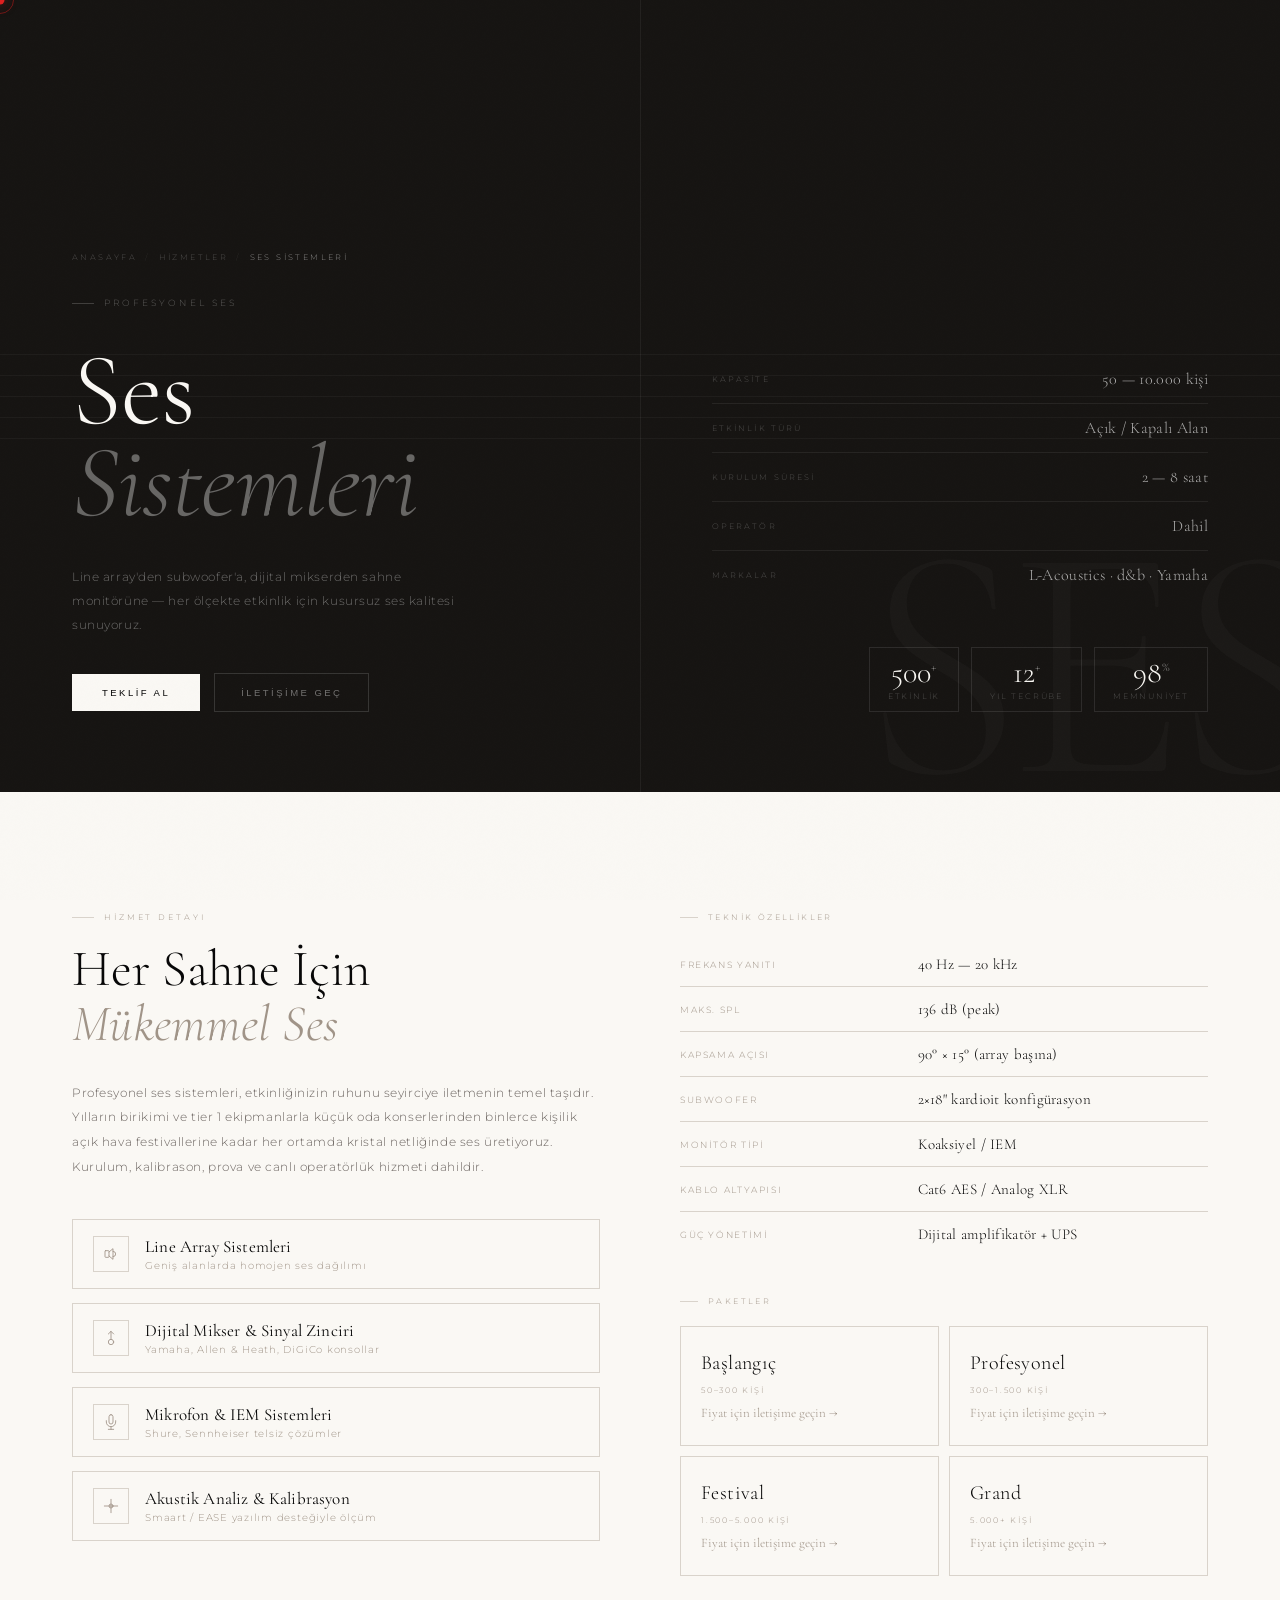
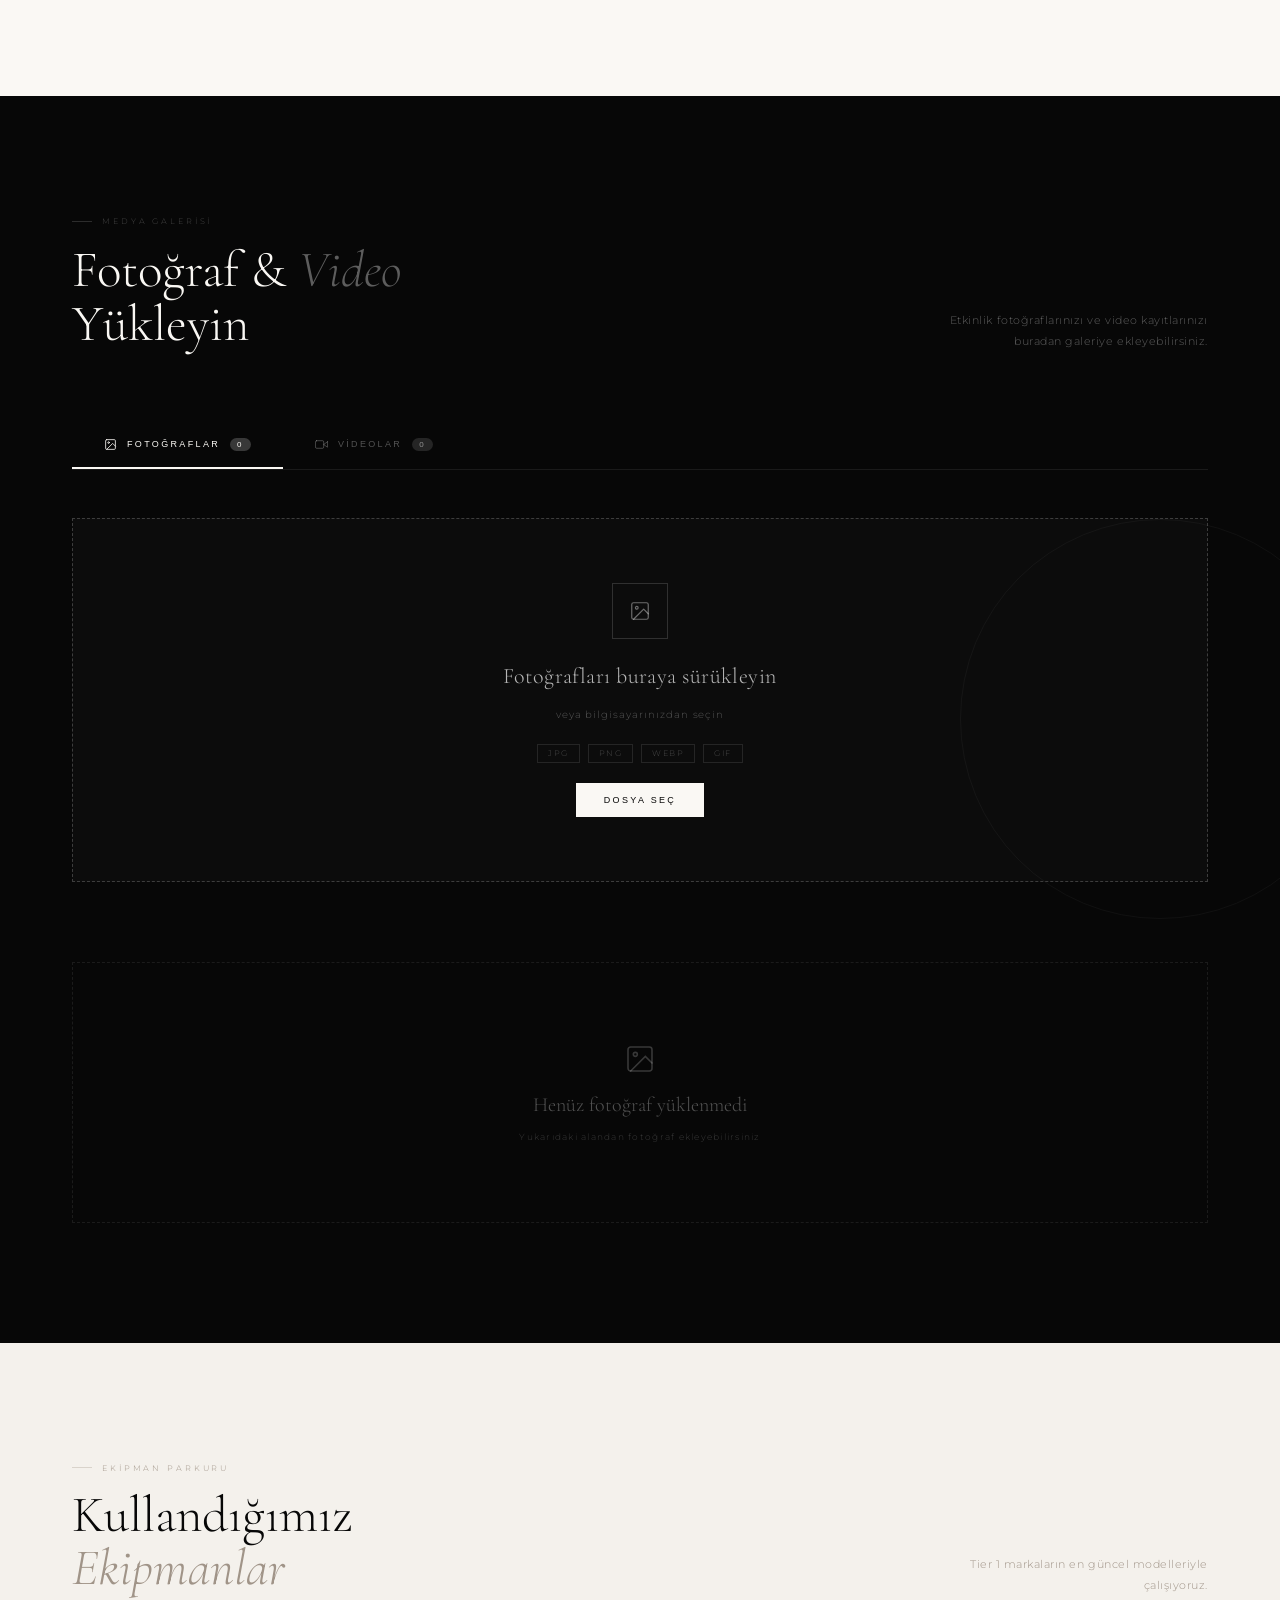
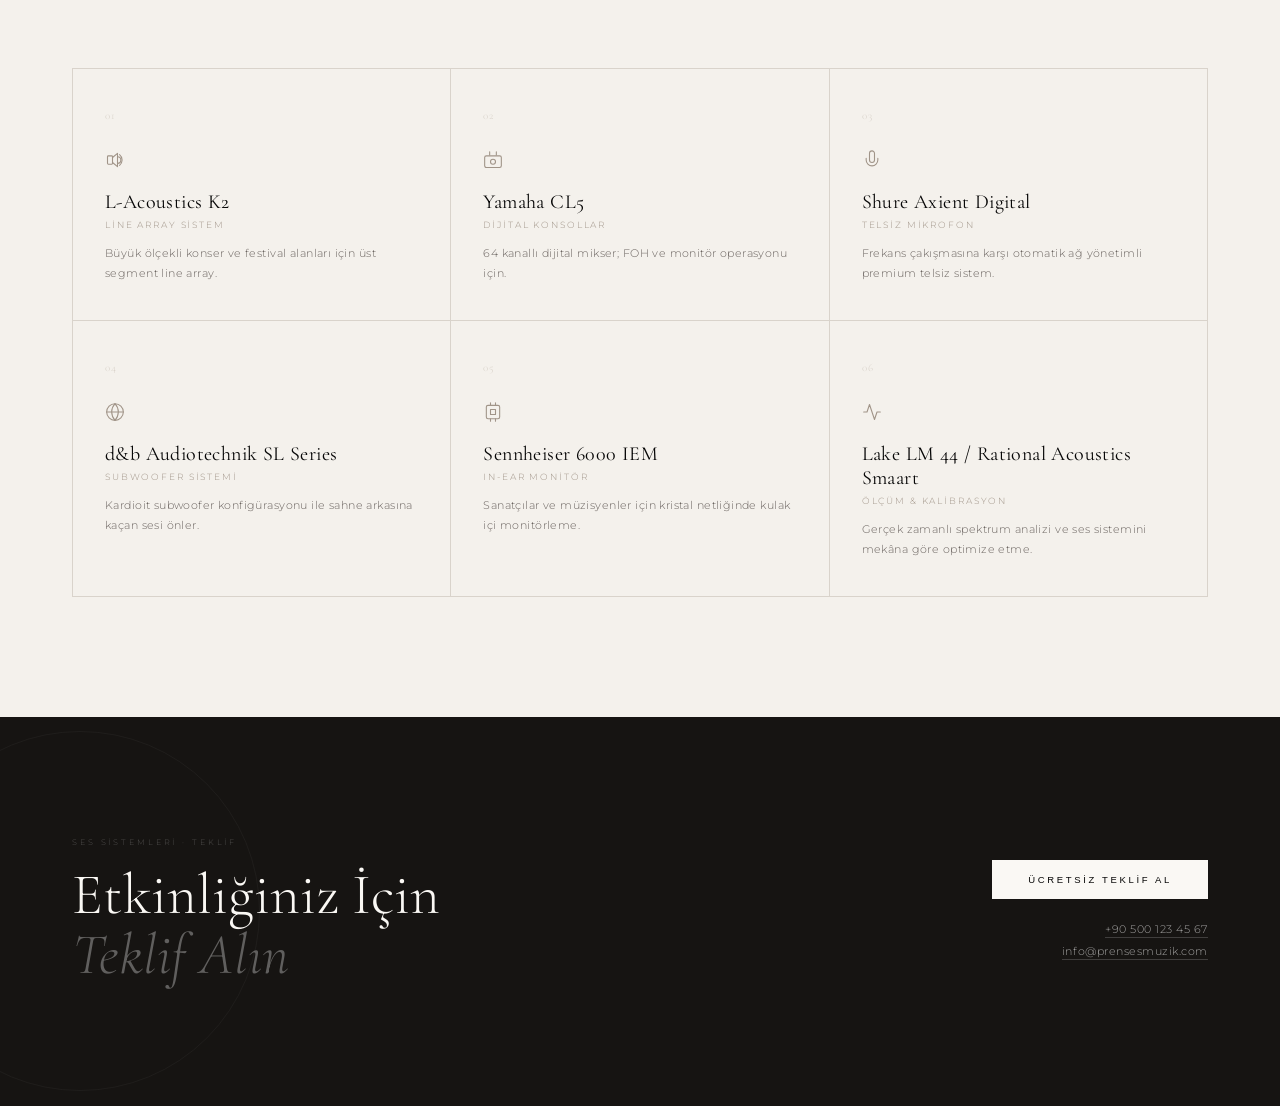
<file: prenses-muzik-ses-sistemleri.html>
<!DOCTYPE html>
<html lang="tr">
<head>
<meta charset="UTF-8"/>
<meta name="viewport" content="width=device-width,initial-scale=1.0"/>
<title>Ses Sistemleri — Prenses Müzik</title>
<link href="https://fonts.googleapis.com/css2?family=Cormorant+Garamond:ital,wght@0,200;0,300;0,400;0,500;1,200;1,300;1,400&family=Montserrat:wght@200;300;400;500&display=swap" rel="stylesheet"/>
<style>
/* ══════════════════════════════════════
   TOKENS & RESET
══════════════════════════════════════ */
*,*::before,*::after{margin:0;padding:0;box-sizing:border-box;}
:root{
  --ink:#070707;
  --ink2:#161412;
  --paper:#f4f1ec;
  --cream:#ece8e1;
  --rule:#d9d3cb;
  --muted:#a09488;
  --dim:#6b6460;
  --white:#faf8f4;
  --upload-bg:#f0ece5;
  --D:'Cormorant Garamond',serif;
  --B:'Montserrat',sans-serif;
}
html{scroll-behavior:smooth;}
body{background:var(--paper);color:var(--ink);font-family:var(--B);overflow-x:hidden;cursor:none;}
@media(max-width:768px){body{cursor:auto;}}

/* Cursor */
.cur{position:fixed;width:9px;height:9px;background:#e02020;border-radius:50%;pointer-events:none;z-index:9999;transform:translate(-50%,-50%);transition:width .22s,height .22s,background .3s;box-shadow:0 0 12px rgba(224,32,32,.5);}
.cur-r{position:fixed;width:28px;height:28px;border:1.5px solid rgba(224,32,32,.45);border-radius:50%;pointer-events:none;z-index:9998;transform:translate(-50%,-50%);transition:width .18s,height .18s,border-color .3s;}
@media(max-width:768px){.cur,.cur-r{display:none;}}

/* Grain */
body::after{content:'';position:fixed;inset:0;background-image:url("data:image/svg+xml,%3Csvg viewBox='0 0 200 200' xmlns='http://www.w3.org/2000/svg'%3E%3Cfilter id='n'%3E%3CfeTurbulence type='fractalNoise' baseFrequency='.85' numOctaves='4' stitchTiles='stitch'/%3E%3C/filter%3E%3Crect width='100%25' height='100%25' filter='url(%23n)' opacity='.04'/%3E%3C/svg%3E");background-size:160px;pointer-events:none;z-index:9990;opacity:.35;}

/* Reveal */
.rv{opacity:0;transform:translateY(32px);transition:opacity .8s cubic-bezier(.16,1,.3,1),transform .8s cubic-bezier(.16,1,.3,1);}
.rv.on{opacity:1;transform:none;}
.rv1{transition-delay:.1s;}.rv2{transition-delay:.2s;}.rv3{transition-delay:.3s;}.rv4{transition-delay:.4s;}

/* ══════════════════════════════════════
   § 1  HERO
══════════════════════════════════════ */
.hero{
  min-height:88vh;
  background:var(--ink2);
  color:var(--white);
  display:grid;
  grid-template-columns:1fr 1fr;
  position:relative;
  overflow:hidden;
}
/* Staff lines */
.staff{position:absolute;inset:0;display:flex;flex-direction:column;justify-content:center;gap:20px;padding:0;pointer-events:none;}
.sl{height:1px;background:rgba(255,255,255,.04);transform:scaleX(0);transform-origin:left;animation:grow 2s cubic-bezier(.16,1,.3,1) forwards;}
.sl:nth-child(1){animation-delay:.05s;}.sl:nth-child(2){animation-delay:.12s;}.sl:nth-child(3){animation-delay:.19s;}.sl:nth-child(4){animation-delay:.26s;}.sl:nth-child(5){animation-delay:.33s;}
@keyframes grow{to{transform:scaleX(1);}}

/* Vertical split line */
.hero::before{content:'';position:absolute;left:50%;top:0;bottom:0;width:1px;background:rgba(255,255,255,.06);}

.hero-left{
  padding:110px 72px 80px;
  display:flex;flex-direction:column;justify-content:flex-end;gap:36px;
  position:relative;z-index:1;
}
.hero-bc{
  display:flex;align-items:center;gap:8px;
  font-size:8px;font-weight:300;letter-spacing:.3em;text-transform:uppercase;
  color:rgba(255,255,255,.25);
  animation:fu .9s .1s ease both;
}
.hero-bc a{color:inherit;text-decoration:none;cursor:none;transition:color .25s;}
.hero-bc a:hover{color:rgba(255,255,255,.6);}
.hero-bc span{color:rgba(255,255,255,.1);}
.hero-cat{
  font-size:8.5px;font-weight:300;letter-spacing:.36em;text-transform:uppercase;
  color:rgba(255,255,255,.3);
  display:flex;align-items:center;gap:10px;
  animation:fu .9s .22s ease both;
}
.hero-cat::before{content:'';display:block;width:22px;height:1px;background:rgba(255,255,255,.18);}
.hero-h1{
  font-family:var(--D);
  font-size:clamp(60px,8vw,112px);
  font-weight:200;line-height:.9;letter-spacing:-.01em;
  animation:fu .9s .36s ease both;
}
.hero-h1 em{font-style:italic;color:rgba(255,255,255,.35);display:block;}
.hero-desc{
  font-size:11.5px;font-weight:300;line-height:2.1;letter-spacing:.05em;
  color:rgba(255,255,255,.38);max-width:400px;
  animation:fu .9s .5s ease both;
}
.hero-actions{
  display:flex;gap:14px;align-items:center;
  animation:fu .9s .62s ease both;
}
.btn-primary{font-size:9.5px;font-weight:300;letter-spacing:.26em;text-transform:uppercase;color:var(--ink);background:var(--white);border:none;padding:13px 30px;cursor:none;transition:background .3s;}
.btn-primary:hover{background:var(--cream);}
.btn-ghost-light{font-size:9.5px;font-weight:300;letter-spacing:.26em;text-transform:uppercase;color:rgba(255,255,255,.4);background:none;border:1px solid rgba(255,255,255,.14);padding:13px 26px;cursor:none;transition:border-color .3s,color .3s;}
.btn-ghost-light:hover{border-color:rgba(255,255,255,.45);color:var(--white);}
@keyframes fu{from{opacity:0;transform:translateY(16px);}to{opacity:1;transform:none;}}

/* Hero right — visual */
.hero-right{
  display:flex;flex-direction:column;justify-content:flex-end;align-items:flex-end;
  padding:110px 72px 80px;gap:48px;
  position:relative;z-index:1;
}
.hero-spec-list{
  display:flex;flex-direction:column;gap:0;width:100%;
  animation:fu .9s .55s ease both;
}
.hsl-row{
  display:flex;align-items:center;justify-content:space-between;
  padding:14px 0;border-bottom:1px solid rgba(255,255,255,.07);
}
.hsl-row:last-child{border-bottom:none;}
.hsl-key{font-size:8px;font-weight:300;letter-spacing:.26em;text-transform:uppercase;color:rgba(255,255,255,.25);}
.hsl-val{font-family:var(--D);font-size:16px;font-weight:300;color:rgba(255,255,255,.65);letter-spacing:.02em;}

.hero-badge-wrap{
  display:flex;gap:12px;
  animation:fu .9s .7s ease both;
}
.hero-badge{
  border:1px solid rgba(255,255,255,.1);
  padding:10px 18px;
  display:flex;flex-direction:column;gap:4px;
  text-align:center;
}
.hb-num{font-family:var(--D);font-size:30px;font-weight:200;color:var(--white);line-height:1;}
.hb-num sup{font-size:.45em;color:rgba(255,255,255,.45);vertical-align:super;}
.hb-label{font-size:7.5px;font-weight:300;letter-spacing:.24em;text-transform:uppercase;color:rgba(255,255,255,.25);}

/* wm */
.hero-wm{position:absolute;right:-40px;bottom:-40px;font-family:var(--D);font-size:clamp(200px,26vw,340px);font-weight:200;color:rgba(255,255,255,.025);letter-spacing:-.04em;line-height:1;pointer-events:none;user-select:none;animation:fi 2s .4s ease both;}
@keyframes fi{from{opacity:0;}to{opacity:1;}}

/* ══════════════════════════════════════
   § 2  OVERVIEW
══════════════════════════════════════ */
.overview{
  background:var(--white);
  padding:120px 72px;
  display:grid;grid-template-columns:1fr 1fr;gap:80px;align-items:start;
}
.ov-left{}
.ov-eyebrow{font-size:8px;font-weight:300;letter-spacing:.36em;text-transform:uppercase;color:var(--muted);display:flex;align-items:center;gap:10px;margin-bottom:20px;}
.ov-eyebrow::before{content:'';display:block;width:22px;height:1px;background:var(--rule);}
.ov-title{font-family:var(--D);font-size:clamp(34px,4vw,56px);font-weight:300;line-height:1.08;margin-bottom:28px;}
.ov-title em{font-style:italic;color:var(--muted);}
.ov-body{font-size:11.5px;font-weight:300;line-height:2.15;letter-spacing:.05em;color:var(--dim);margin-bottom:40px;}
.ov-features{display:flex;flex-direction:column;gap:14px;}
.ovf-item{
  display:flex;align-items:flex-start;gap:16px;
  padding:16px 20px;
  border:1px solid var(--rule);
  transition:border-color .3s,background .3s;
  cursor:none;
}
.ovf-item:hover{border-color:var(--ink);background:rgba(8,8,8,.02);}
.ovf-icon{flex-shrink:0;width:36px;height:36px;display:flex;align-items:center;justify-content:center;border:1px solid var(--rule);transition:border-color .3s,background .3s;}
.ovf-item:hover .ovf-icon{border-color:var(--ink);background:var(--ink);}
.ovf-icon svg{width:16px;height:16px;stroke:var(--muted);fill:none;stroke-width:1.3;stroke-linecap:round;stroke-linejoin:round;transition:stroke .3s;}
.ovf-item:hover .ovf-icon svg{stroke:var(--white);}
.ovf-text{}
.ovf-name{font-family:var(--D);font-size:17px;font-weight:400;color:var(--ink);margin-bottom:3px;letter-spacing:.01em;}
.ovf-desc{font-size:9.5px;font-weight:300;letter-spacing:.08em;color:var(--muted);}

.ov-right{display:flex;flex-direction:column;gap:40px;}
/* Equipment specs */
.eq-block{}
.eq-block-label{font-size:8px;font-weight:300;letter-spacing:.3em;text-transform:uppercase;color:var(--muted);margin-bottom:20px;display:flex;align-items:center;gap:10px;}
.eq-block-label::before{content:'';display:block;width:18px;height:1px;background:var(--rule);}
.eq-table{width:100%;border-collapse:collapse;}
.eq-table tr{border-bottom:1px solid var(--rule);}
.eq-table tr:last-child{border-bottom:none;}
.eq-table td{padding:13px 0;font-size:10.5px;font-weight:300;letter-spacing:.04em;color:var(--dim);}
.eq-table td:first-child{color:var(--muted);width:45%;font-size:9px;letter-spacing:.18em;text-transform:uppercase;}
.eq-table td:last-child{font-family:var(--D);font-size:15px;color:var(--ink);letter-spacing:.02em;}

/* Packages */
.pkg-grid{display:grid;grid-template-columns:1fr 1fr;gap:10px;}
.pkg-card{
  border:1px solid var(--rule);padding:24px 20px;
  display:flex;flex-direction:column;gap:10px;
  cursor:none;transition:border-color .4s,background .4s,transform .3s;
  position:relative;overflow:hidden;
}
.pkg-card::before{content:'';position:absolute;inset:0;background:var(--ink);transform:scaleY(0);transform-origin:bottom;transition:transform .45s cubic-bezier(.16,1,.3,1);z-index:0;}
.pkg-card:hover::before{transform:scaleY(1);}
.pkg-card:hover .pkg-name,.pkg-card:hover .pkg-tag,.pkg-card:hover .pkg-price{color:var(--white);}
.pkg-card:hover .pkg-arrow{color:var(--white);}
.pkg-name{font-family:var(--D);font-size:20px;font-weight:300;color:var(--ink);letter-spacing:.02em;position:relative;z-index:1;transition:color .4s;}
.pkg-tag{font-size:8px;font-weight:300;letter-spacing:.22em;text-transform:uppercase;color:var(--muted);position:relative;z-index:1;transition:color .4s;}
.pkg-price{font-family:var(--D);font-size:13px;font-weight:300;color:var(--muted);margin-top:auto;position:relative;z-index:1;transition:color .4s;}
.pkg-arrow{position:absolute;bottom:18px;right:18px;font-size:14px;color:var(--rule);position:relative;z-index:1;transition:color .4s;margin-top:auto;text-align:right;}

/* ══════════════════════════════════════
   § 3  MEDIA UPLOAD
══════════════════════════════════════ */
.media-section{
  background:var(--ink);
  color:var(--white);
  padding:120px 72px;
  position:relative;overflow:hidden;
}
.media-section::before{content:'';position:absolute;right:-80px;top:50%;transform:translateY(-50%);width:400px;height:400px;border:1px solid rgba(255,255,255,.04);border-radius:50%;pointer-events:none;}
.media-top{
  display:flex;align-items:flex-end;justify-content:space-between;gap:40px;
  margin-bottom:72px;
}
.mt-left{}
.ms-eyebrow{font-size:8px;font-weight:300;letter-spacing:.36em;text-transform:uppercase;color:rgba(255,255,255,.25);display:flex;align-items:center;gap:10px;margin-bottom:18px;}
.ms-eyebrow::before{content:'';display:block;width:20px;height:1px;background:rgba(255,255,255,.15);}
.ms-title{font-family:var(--D);font-size:clamp(32px,4vw,56px);font-weight:300;line-height:1.05;}
.ms-title em{font-style:italic;color:rgba(255,255,255,.35);}
.mt-right{font-size:10.5px;font-weight:300;line-height:2;letter-spacing:.05em;color:rgba(255,255,255,.35);max-width:260px;text-align:right;}

/* Tab bar */
.media-tabs{
  display:flex;gap:0;margin-bottom:48px;
  border-bottom:1px solid rgba(255,255,255,.08);
}
.mtab{
  font-size:9px;font-weight:300;letter-spacing:.26em;text-transform:uppercase;
  color:rgba(255,255,255,.3);
  padding:14px 32px 16px;cursor:none;
  border-bottom:2px solid transparent;
  transition:color .3s,border-color .3s;
  background:none;border-top:none;border-left:none;border-right:none;
  display:flex;align-items:center;gap:10px;
}
.mtab.active{color:var(--white);border-bottom-color:var(--white);}
.mtab-count{
  font-size:8px;background:rgba(255,255,255,.12);
  padding:2px 7px;border-radius:10px;
  color:rgba(255,255,255,.5);
  transition:background .3s,color .3s;
}
.mtab.active .mtab-count{background:rgba(255,255,255,.2);color:var(--white);}

/* Upload zone */
.upload-pane{display:none;}
.upload-pane.active{display:block;}

.dropzone{
  border:1px dashed rgba(255,255,255,.2);
  background:rgba(255,255,255,.02);
  padding:64px 40px;
  display:flex;flex-direction:column;align-items:center;justify-content:center;
  gap:20px;text-align:center;
  cursor:none;
  transition:border-color .3s,background .3s;
  position:relative;
  margin-bottom:40px;
}
.dropzone.drag-over{border-color:rgba(255,255,255,.5);background:rgba(255,255,255,.05);}
.dropzone input[type=file]{position:absolute;inset:0;opacity:0;cursor:none;width:100%;height:100%;}
.dz-icon{
  width:56px;height:56px;
  border:1px solid rgba(255,255,255,.15);
  display:flex;align-items:center;justify-content:center;
  margin-bottom:4px;
  transition:border-color .3s;
}
.dropzone.drag-over .dz-icon{border-color:rgba(255,255,255,.45);}
.dz-icon svg{width:22px;height:22px;stroke:rgba(255,255,255,.4);fill:none;stroke-width:1.3;stroke-linecap:round;stroke-linejoin:round;transition:stroke .3s;}
.dropzone.drag-over .dz-icon svg{stroke:rgba(255,255,255,.8);}
.dz-title{font-family:var(--D);font-size:22px;font-weight:300;color:rgba(255,255,255,.7);letter-spacing:.02em;}
.dz-sub{font-size:9.5px;font-weight:300;letter-spacing:.1em;color:rgba(255,255,255,.3);}
.dz-formats{
  display:flex;gap:8px;flex-wrap:wrap;justify-content:center;margin-top:4px;
}
.dz-fmt{
  font-size:7.5px;font-weight:300;letter-spacing:.2em;text-transform:uppercase;
  color:rgba(255,255,255,.25);
  border:1px solid rgba(255,255,255,.1);
  padding:4px 10px;
}
.dz-btn{
  font-size:9px;font-weight:300;letter-spacing:.26em;text-transform:uppercase;
  color:var(--ink);background:var(--white);
  border:none;padding:12px 28px;cursor:none;
  transition:background .3s;
  pointer-events:none; /* let the hidden input handle clicks */
}

/* Media grid */
.media-grid{
  display:grid;
  grid-template-columns:repeat(4,1fr);
  gap:3px;
}
.media-thumb{
  position:relative;aspect-ratio:1;overflow:hidden;
  background:rgba(255,255,255,.06);
  cursor:none;
  group:true;
}
.media-thumb img,.media-thumb video{
  width:100%;height:100%;
  object-fit:cover;
  display:block;
  transition:transform .6s cubic-bezier(.16,1,.3,1),filter .4s;
}
.media-thumb:hover img,.media-thumb:hover video{transform:scale(1.06);filter:brightness(.75);}
.thumb-overlay{
  position:absolute;inset:0;
  display:flex;flex-direction:column;align-items:flex-start;justify-content:flex-end;
  padding:16px;
  background:linear-gradient(transparent 40%,rgba(0,0,0,.6));
  opacity:0;transition:opacity .35s;
}
.media-thumb:hover .thumb-overlay{opacity:1;}
.thumb-name{font-size:10px;font-weight:300;color:var(--white);letter-spacing:.04em;white-space:nowrap;overflow:hidden;text-overflow:ellipsis;max-width:100%;}
.thumb-size{font-size:8px;font-weight:300;color:rgba(255,255,255,.5);letter-spacing:.1em;margin-top:2px;}
.thumb-type-badge{
  position:absolute;top:10px;left:10px;
  font-size:7px;font-weight:300;letter-spacing:.2em;text-transform:uppercase;
  background:rgba(0,0,0,.6);
  color:rgba(255,255,255,.7);
  padding:3px 8px;
  backdrop-filter:blur(4px);
}
.thumb-del{
  position:absolute;top:10px;right:10px;
  width:28px;height:28px;
  background:rgba(0,0,0,.55);
  display:flex;align-items:center;justify-content:center;
  cursor:none;
  opacity:0;transition:opacity .35s,background .25s;
  border:none;
}
.media-thumb:hover .thumb-del{opacity:1;}
.thumb-del:hover{background:rgba(200,50,50,.8);}
.thumb-del svg{width:12px;height:12px;stroke:var(--white);fill:none;stroke-width:1.5;stroke-linecap:round;}

/* Video play indicator */
.thumb-play{
  position:absolute;inset:0;display:flex;align-items:center;justify-content:center;pointer-events:none;
}
.thumb-play svg{width:36px;height:36px;stroke:rgba(255,255,255,.7);fill:rgba(255,255,255,.12);stroke-width:1;transition:opacity .3s;}
.media-thumb:hover .thumb-play svg{opacity:.6;}

/* Empty state */
.media-empty{
  grid-column:1/-1;
  padding:80px 40px;
  text-align:center;
  border:1px dashed rgba(255,255,255,.08);
  display:flex;flex-direction:column;align-items:center;gap:14px;
}
.me-icon svg{width:32px;height:32px;stroke:rgba(255,255,255,.2);fill:none;stroke-width:1.2;stroke-linecap:round;}
.me-text{font-family:var(--D);font-size:20px;font-weight:300;color:rgba(255,255,255,.3);}
.me-sub{font-size:9px;font-weight:300;letter-spacing:.14em;color:rgba(255,255,255,.2);}

/* Upload progress */
.upload-progress-wrap{margin-bottom:40px;display:flex;flex-direction:column;gap:10px;}
.up-item{
  display:flex;align-items:center;gap:16px;
  padding:14px 18px;
  background:rgba(255,255,255,.04);
  border:1px solid rgba(255,255,255,.07);
}
.up-icon{width:32px;height:32px;border:1px solid rgba(255,255,255,.1);display:flex;align-items:center;justify-content:center;flex-shrink:0;}
.up-icon svg{width:14px;height:14px;stroke:rgba(255,255,255,.4);fill:none;stroke-width:1.4;stroke-linecap:round;}
.up-info{flex:1;min-width:0;}
.up-name{font-size:10px;font-weight:300;color:rgba(255,255,255,.65);letter-spacing:.04em;white-space:nowrap;overflow:hidden;text-overflow:ellipsis;}
.up-bar-wrap{margin-top:6px;height:1px;background:rgba(255,255,255,.1);}
.up-bar{height:100%;background:rgba(255,255,255,.5);transition:width .4s ease;width:0%;}
.up-status{font-size:8px;font-weight:300;letter-spacing:.18em;text-transform:uppercase;color:rgba(255,255,255,.3);flex-shrink:0;}
.up-status.done{color:rgba(180,220,180,.6);}

/* ══════════════════════════════════════
   § 4  LIGHTBOX
══════════════════════════════════════ */
.lightbox{
  position:fixed;inset:0;
  background:rgba(7,7,7,.95);
  z-index:8000;
  display:flex;align-items:center;justify-content:center;
  opacity:0;visibility:hidden;
  transition:opacity .4s,visibility .4s;
}
.lightbox.open{opacity:1;visibility:visible;}
.lb-close{
  position:absolute;top:32px;right:40px;
  width:40px;height:40px;
  border:1px solid rgba(255,255,255,.15);
  background:none;
  display:flex;align-items:center;justify-content:center;
  cursor:none;
  transition:border-color .3s,background .3s;
}
.lb-close:hover{border-color:rgba(255,255,255,.45);background:rgba(255,255,255,.06);}
.lb-close svg{width:14px;height:14px;stroke:rgba(255,255,255,.6);fill:none;stroke-width:1.5;stroke-linecap:round;}
.lb-content{max-width:90vw;max-height:85vh;position:relative;}
.lb-content img,.lb-content video{max-width:90vw;max-height:80vh;object-fit:contain;display:block;}
.lb-caption{
  margin-top:16px;text-align:center;
  font-size:9.5px;font-weight:300;letter-spacing:.12em;
  color:rgba(255,255,255,.35);
}
.lb-nav{
  position:absolute;top:50%;transform:translateY(-50%);
  width:44px;height:44px;
  border:1px solid rgba(255,255,255,.12);
  background:rgba(0,0,0,.4);
  display:flex;align-items:center;justify-content:center;
  cursor:none;transition:border-color .3s,background .3s;
}
.lb-nav:hover{border-color:rgba(255,255,255,.4);background:rgba(255,255,255,.08);}
.lb-nav svg{width:14px;height:14px;stroke:rgba(255,255,255,.6);fill:none;stroke-width:1.5;stroke-linecap:round;}
.lb-prev{left:-64px;}.lb-next{right:-64px;}

/* ══════════════════════════════════════
   § 5  EQUIPMENT LIST
══════════════════════════════════════ */
.equipment{
  background:var(--paper);
  padding:120px 72px;
}
.eq-header{display:flex;align-items:flex-end;justify-content:space-between;gap:40px;margin-bottom:72px;}
.eq-h-left{}
.eq-eyebrow{font-size:8px;font-weight:300;letter-spacing:.36em;text-transform:uppercase;color:var(--muted);display:flex;align-items:center;gap:10px;margin-bottom:16px;}
.eq-eyebrow::before{content:'';display:block;width:20px;height:1px;background:var(--rule);}
.eq-title{font-family:var(--D);font-size:clamp(32px,4vw,54px);font-weight:300;line-height:1.05;}
.eq-title em{font-style:italic;color:var(--muted);}
.eq-h-right{font-size:10.5px;font-weight:300;line-height:2;letter-spacing:.05em;color:var(--muted);max-width:240px;text-align:right;}

.eq-list{
  display:grid;grid-template-columns:repeat(3,1fr);
  border-top:1px solid var(--rule);border-left:1px solid var(--rule);
}
.eq-card{
  border-right:1px solid var(--rule);border-bottom:1px solid var(--rule);
  padding:40px 32px 36px;
  cursor:none;position:relative;overflow:hidden;
  transition:background .4s;
}
.eq-card::before{content:'';position:absolute;inset:0;background:var(--ink);transform:scaleY(0);transform-origin:bottom;transition:transform .5s cubic-bezier(.16,1,.3,1);z-index:0;}
.eq-card:hover::before{transform:scaleY(1);}
.eq-card:hover .eqc-num,.eq-card:hover .eqc-name,.eq-card:hover .eqc-brand,.eq-card:hover .eqc-desc,.eq-card:hover .eqc-icon svg{color:rgba(255,255,255,.7);stroke:rgba(255,255,255,.5);}
.eqc-num{font-family:var(--D);font-size:11px;font-weight:300;color:var(--rule);letter-spacing:.1em;margin-bottom:28px;position:relative;z-index:1;transition:color .4s;}
.eqc-icon{margin-bottom:16px;position:relative;z-index:1;}
.eqc-icon svg{width:20px;height:20px;stroke:var(--muted);fill:none;stroke-width:1.3;stroke-linecap:round;stroke-linejoin:round;transition:stroke .4s;}
.eqc-name{font-family:var(--D);font-size:20px;font-weight:400;color:var(--ink);letter-spacing:.02em;margin-bottom:6px;position:relative;z-index:1;transition:color .4s;}
.eqc-brand{font-size:8.5px;font-weight:300;letter-spacing:.22em;text-transform:uppercase;color:var(--muted);margin-bottom:14px;position:relative;z-index:1;transition:color .4s;}
.eqc-desc{font-size:10.5px;font-weight:300;line-height:1.9;letter-spacing:.04em;color:var(--dim);position:relative;z-index:1;transition:color .4s;}

/* ══════════════════════════════════════
   § 6  CTA
══════════════════════════════════════ */
.cta-final{
  background:var(--ink2);
  color:var(--white);
  padding:120px 72px;
  display:flex;align-items:center;justify-content:space-between;gap:60px;
  position:relative;overflow:hidden;
}
.cta-final::before{content:'';position:absolute;left:-100px;top:50%;transform:translateY(-50%);width:360px;height:360px;border:1px solid rgba(255,255,255,.04);border-radius:50%;pointer-events:none;}
.cf-left{position:relative;z-index:1;}
.cf-eyebrow{font-size:8px;font-weight:300;letter-spacing:.36em;text-transform:uppercase;color:rgba(255,255,255,.25);margin-bottom:18px;}
.cf-title{font-family:var(--D);font-size:clamp(34px,4.5vw,64px);font-weight:300;line-height:1.05;}
.cf-title em{font-style:italic;color:rgba(255,255,255,.32);}
.cf-right{display:flex;flex-direction:column;align-items:flex-end;gap:20px;position:relative;z-index:1;flex-shrink:0;}
.cf-contact{text-align:right;font-size:10.5px;font-weight:300;letter-spacing:.05em;color:rgba(255,255,255,.35);line-height:2.1;}
.cf-contact a{color:rgba(255,255,255,.6);text-decoration:none;border-bottom:1px solid rgba(255,255,255,.18);padding-bottom:1px;cursor:none;transition:color .25s,border-color .25s;}
.cf-contact a:hover{color:var(--white);border-color:rgba(255,255,255,.5);}

/* ══════════════════════════════════════
   RESPONSIVE
══════════════════════════════════════ */
@media(max-width:1100px){
  .hero{grid-template-columns:1fr;}.hero-right{display:none;}.hero::before{display:none;}
  .overview{grid-template-columns:1fr;gap:60px;}
  .eq-list{grid-template-columns:repeat(2,1fr);}
  .media-grid{grid-template-columns:repeat(3,1fr);}
  .cta-final{flex-direction:column;align-items:flex-start;}.cf-right{align-items:flex-start;}
}
@media(max-width:768px){
  .hero-left,.overview,.media-section,.equipment,.cta-final{padding-left:28px;padding-right:28px;}
  .hero-left{padding-top:80px;padding-bottom:60px;}
  .media-grid{grid-template-columns:repeat(2,1fr);}
  .eq-list{grid-template-columns:1fr;}
  .pkg-grid{grid-template-columns:1fr;}
  .eq-header{flex-direction:column;}.eq-h-right{text-align:left;}
  .media-top{flex-direction:column;}.mt-right{text-align:left;max-width:100%;}
  .media-tabs .mtab{padding:12px 18px;}
}
</style>
</head>
<body>

<div class="cur" id="cur"></div>
<div class="cur-r" id="curR"></div>

<!-- ══════════ § 1 HERO ══════════ -->
<section class="hero">
  <div class="staff"><div class="sl"></div><div class="sl"></div><div class="sl"></div><div class="sl"></div><div class="sl"></div></div>
  <div class="hero-wm">SES</div>

  <div class="hero-left">
    <div class="hero-bc">
      <a href="#">Anasayfa</a><span>/</span>
      <a href="#">Hizmetler</a><span>/</span>
      <span style="color:rgba(255,255,255,.5)">Ses Sistemleri</span>
    </div>
    <div class="hero-cat">Profesyonel Ses</div>
    <h1 class="hero-h1">Ses<em>Sistemleri</em></h1>
    <p class="hero-desc">
      Line array'den subwoofer'a, dijital mikserden sahne monitörüne —
      her ölçekte etkinlik için kusursuz ses kalitesi sunuyoruz.
    </p>
    <div class="hero-actions">
      <button class="btn-primary">Teklif Al</button>
      <button class="btn-ghost-light">İletişime Geç</button>
    </div>
  </div>

  <div class="hero-right">
    <div class="hero-spec-list">
      <div class="hsl-row"><span class="hsl-key">Kapasite</span><span class="hsl-val">50 — 10.000 kişi</span></div>
      <div class="hsl-row"><span class="hsl-key">Etkinlik Türü</span><span class="hsl-val">Açık / Kapalı Alan</span></div>
      <div class="hsl-row"><span class="hsl-key">Kurulum Süresi</span><span class="hsl-val">2 — 8 saat</span></div>
      <div class="hsl-row"><span class="hsl-key">Operatör</span><span class="hsl-val">Dahil</span></div>
      <div class="hsl-row"><span class="hsl-key">Markalar</span><span class="hsl-val">L-Acoustics · d&b · Yamaha</span></div>
    </div>
    <div class="hero-badge-wrap">
      <div class="hero-badge"><div class="hb-num">500<sup>+</sup></div><div class="hb-label">Etkinlik</div></div>
      <div class="hero-badge"><div class="hb-num">12<sup>+</sup></div><div class="hb-label">Yıl Tecrübe</div></div>
      <div class="hero-badge"><div class="hb-num">98<sup>%</sup></div><div class="hb-label">Memnuniyet</div></div>
    </div>
  </div>
</section>

<!-- ══════════ § 2 OVERVIEW ══════════ -->
<section class="overview">
  <div class="ov-left rv">
    <div class="ov-eyebrow rv">Hizmet Detayı</div>
    <h2 class="ov-title rv rv1">Her Sahne İçin<br><em>Mükemmel Ses</em></h2>
    <p class="ov-body rv rv2">
      Profesyonel ses sistemleri, etkinliğinizin ruhunu seyirciye iletmenin temel taşıdır.
      Yılların birikimi ve tier 1 ekipmanlarla küçük oda konserlerinden binlerce kişilik
      açık hava festivallerine kadar her ortamda kristal netliğinde ses üretiyoruz.
      Kurulum, kalibrason, prova ve canlı operatörlük hizmeti dahildir.
    </p>
    <div class="ov-features">
      <div class="ovf-item rv rv1">
        <div class="ovf-icon"><svg viewBox="0 0 24 24"><rect x="3" y="7" width="6" height="10" rx="1"/><path d="M9 9l6-5v16l-6-5"/><path d="M15 8a4 4 0 0 1 0 8"/></svg></div>
        <div class="ovf-text"><div class="ovf-name">Line Array Sistemleri</div><div class="ovf-desc">Geniş alanlarda homojen ses dağılımı</div></div>
      </div>
      <div class="ovf-item rv rv2">
        <div class="ovf-icon"><svg viewBox="0 0 24 24"><circle cx="12" cy="18" r="4"/><path d="M12 14V2M8 6l4-4 4 4"/></svg></div>
        <div class="ovf-text"><div class="ovf-name">Dijital Mikser & Sinyal Zinciri</div><div class="ovf-desc">Yamaha, Allen & Heath, DiGiCo konsollar</div></div>
      </div>
      <div class="ovf-item rv rv3">
        <div class="ovf-icon"><svg viewBox="0 0 24 24"><path d="M12 1a3 3 0 0 0-3 3v8a3 3 0 0 0 6 0V4a3 3 0 0 0-3-3z"/><path d="M19 10v2a7 7 0 0 1-14 0v-2M12 19v4M8 23h8"/></svg></div>
        <div class="ovf-text"><div class="ovf-name">Mikrofon & IEM Sistemleri</div><div class="ovf-desc">Shure, Sennheiser telsiz çözümler</div></div>
      </div>
      <div class="ovf-item rv rv4">
        <div class="ovf-icon"><svg viewBox="0 0 24 24"><path d="M2 12h20M12 2v20"/><circle cx="12" cy="12" r="3"/></svg></div>
        <div class="ovf-text"><div class="ovf-name">Akustik Analiz & Kalibrasyon</div><div class="ovf-desc">Smaart / EASE yazılım desteğiyle ölçüm</div></div>
      </div>
    </div>
  </div>

  <div class="ov-right rv rv1">
    <div class="eq-block">
      <div class="eq-block-label">Teknik Özellikler</div>
      <table class="eq-table">
        <tr><td>Frekans Yanıtı</td><td>40 Hz — 20 kHz</td></tr>
        <tr><td>Maks. SPL</td><td>136 dB (peak)</td></tr>
        <tr><td>Kapsama Açısı</td><td>90° × 15° (array başına)</td></tr>
        <tr><td>Subwoofer</td><td>2×18" kardioit konfigürasyon</td></tr>
        <tr><td>Monitör Tipi</td><td>Koaksiyel / IEM</td></tr>
        <tr><td>Kablo Altyapısı</td><td>Cat6 AES / Analog XLR</td></tr>
        <tr><td>Güç Yönetimi</td><td>Dijital amplifikatör + UPS</td></tr>
      </table>
    </div>

    <div class="eq-block rv rv2">
      <div class="eq-block-label">Paketler</div>
      <div class="pkg-grid">
        <div class="pkg-card">
          <div class="pkg-name">Başlangıç</div>
          <div class="pkg-tag">50–300 Kişi</div>
          <div class="pkg-price">Fiyat için iletişime geçin →</div>
        </div>
        <div class="pkg-card">
          <div class="pkg-name">Profesyonel</div>
          <div class="pkg-tag">300–1.500 Kişi</div>
          <div class="pkg-price">Fiyat için iletişime geçin →</div>
        </div>
        <div class="pkg-card">
          <div class="pkg-name">Festival</div>
          <div class="pkg-tag">1.500–5.000 Kişi</div>
          <div class="pkg-price">Fiyat için iletişime geçin →</div>
        </div>
        <div class="pkg-card">
          <div class="pkg-name">Grand</div>
          <div class="pkg-tag">5.000+ Kişi</div>
          <div class="pkg-price">Fiyat için iletişime geçin →</div>
        </div>
      </div>
    </div>
  </div>
</section>

<!-- ══════════ § 3 MEDIA UPLOAD ══════════ -->
<section class="media-section" id="media">
  <div class="media-top">
    <div class="mt-left rv">
      <div class="ms-eyebrow">Medya Galerisi</div>
      <h2 class="ms-title">Fotoğraf &amp; <em>Video</em><br>Yükleyin</h2>
    </div>
    <p class="mt-right rv rv2">Etkinlik fotoğraflarınızı ve video kayıtlarınızı buradan galeriye ekleyebilirsiniz.</p>
  </div>

  <!-- Tabs -->
  <div class="media-tabs rv rv1">
    <button class="mtab active" data-tab="photos">
      <svg width="13" height="13" viewBox="0 0 24 24" fill="none" stroke="currentColor" stroke-width="1.5" stroke-linecap="round"><rect x="3" y="3" width="18" height="18" rx="2"/><circle cx="8.5" cy="8.5" r="1.5"/><polyline points="21 15 16 10 5 21"/></svg>
      Fotoğraflar
      <span class="mtab-count" id="photo-count">0</span>
    </button>
    <button class="mtab" data-tab="videos">
      <svg width="13" height="13" viewBox="0 0 24 24" fill="none" stroke="currentColor" stroke-width="1.5" stroke-linecap="round"><polygon points="23 7 16 12 23 17 23 7"/><rect x="1" y="5" width="15" height="14" rx="2" ry="2"/></svg>
      Videolar
      <span class="mtab-count" id="video-count">0</span>
    </button>
  </div>

  <!-- Photo Pane -->
  <div class="upload-pane active" id="pane-photos">
    <div class="dropzone" id="photo-drop">
      <input type="file" id="photo-input" accept="image/jpeg,image/png,image/webp,image/gif" multiple/>
      <div class="dz-icon">
        <svg viewBox="0 0 24 24"><rect x="3" y="3" width="18" height="18" rx="2"/><circle cx="8.5" cy="8.5" r="1.5"/><polyline points="21 15 16 10 5 21"/></svg>
      </div>
      <div class="dz-title">Fotoğrafları buraya sürükleyin</div>
      <div class="dz-sub">veya bilgisayarınızdan seçin</div>
      <div class="dz-formats">
        <span class="dz-fmt">JPG</span><span class="dz-fmt">PNG</span><span class="dz-fmt">WEBP</span><span class="dz-fmt">GIF</span>
      </div>
      <button class="dz-btn">Dosya Seç</button>
    </div>
    <div class="upload-progress-wrap" id="photo-progress"></div>
    <div class="media-grid" id="photo-grid">
      <div class="media-empty">
        <div class="me-icon"><svg viewBox="0 0 24 24"><rect x="3" y="3" width="18" height="18" rx="2"/><circle cx="8.5" cy="8.5" r="1.5"/><polyline points="21 15 16 10 5 21"/></svg></div>
        <div class="me-text">Henüz fotoğraf yüklenmedi</div>
        <div class="me-sub">Yukarıdaki alandan fotoğraf ekleyebilirsiniz</div>
      </div>
    </div>
  </div>

  <!-- Video Pane -->
  <div class="upload-pane" id="pane-videos">
    <div class="dropzone" id="video-drop">
      <input type="file" id="video-input" accept="video/mp4,video/webm,video/quicktime,video/avi" multiple/>
      <div class="dz-icon">
        <svg viewBox="0 0 24 24"><polygon points="23 7 16 12 23 17 23 7"/><rect x="1" y="5" width="15" height="14" rx="2" ry="2"/></svg>
      </div>
      <div class="dz-title">Videoları buraya sürükleyin</div>
      <div class="dz-sub">veya bilgisayarınızdan seçin</div>
      <div class="dz-formats">
        <span class="dz-fmt">MP4</span><span class="dz-fmt">WEBM</span><span class="dz-fmt">MOV</span><span class="dz-fmt">AVI</span>
      </div>
      <button class="dz-btn">Dosya Seç</button>
    </div>
    <div class="upload-progress-wrap" id="video-progress"></div>
    <div class="media-grid" id="video-grid">
      <div class="media-empty">
        <div class="me-icon"><svg viewBox="0 0 24 24"><polygon points="23 7 16 12 23 17 23 7"/><rect x="1" y="5" width="15" height="14" rx="2" ry="2"/></svg></div>
        <div class="me-text">Henüz video yüklenmedi</div>
        <div class="me-sub">Yukarıdaki alandan video ekleyebilirsiniz</div>
      </div>
    </div>
  </div>
</section>

<!-- ══════════ § 4 EQUIPMENT ══════════ -->
<section class="equipment">
  <div class="eq-header">
    <div class="eq-h-left">
      <div class="eq-eyebrow rv">Ekipman Parkuru</div>
      <h2 class="eq-title rv rv1">Kullandığımız<br><em>Ekipmanlar</em></h2>
    </div>
    <p class="eq-h-right rv rv2">Tier 1 markaların en güncel modelleriyle çalışıyoruz.</p>
  </div>
  <div class="eq-list">
    <div class="eq-card rv">
      <div class="eqc-num">01</div>
      <div class="eqc-icon"><svg viewBox="0 0 24 24"><rect x="3" y="7" width="6" height="10" rx="1"/><path d="M9 9l6-5v16l-6-5"/><path d="M15 8a4 4 0 0 1 0 8"/><path d="M17.5 5.5a8.5 8.5 0 0 1 0 13"/></svg></div>
      <div class="eqc-name">L-Acoustics K2</div>
      <div class="eqc-brand">Line Array Sistem</div>
      <div class="eqc-desc">Büyük ölçekli konser ve festival alanları için üst segment line array.</div>
    </div>
    <div class="eq-card rv rv1">
      <div class="eqc-num">02</div>
      <div class="eqc-icon"><svg viewBox="0 0 24 24"><rect x="2" y="7" width="20" height="14" rx="2"/><path d="M16 2v4M8 2v4"/><circle cx="12" cy="14" r="3"/></svg></div>
      <div class="eqc-name">Yamaha CL5</div>
      <div class="eqc-brand">Dijital Konsollar</div>
      <div class="eqc-desc">64 kanallı dijital mikser; FOH ve monitör operasyonu için.</div>
    </div>
    <div class="eq-card rv rv2">
      <div class="eqc-num">03</div>
      <div class="eqc-icon"><svg viewBox="0 0 24 24"><path d="M12 1a3 3 0 0 0-3 3v8a3 3 0 0 0 6 0V4a3 3 0 0 0-3-3z"/><path d="M19 10v2a7 7 0 0 1-14 0v-2"/></svg></div>
      <div class="eqc-name">Shure Axient Digital</div>
      <div class="eqc-brand">Telsiz Mikrofon</div>
      <div class="eqc-desc">Frekans çakışmasına karşı otomatik ağ yönetimli premium telsiz sistem.</div>
    </div>
    <div class="eq-card rv rv1">
      <div class="eqc-num">04</div>
      <div class="eqc-icon"><svg viewBox="0 0 24 24"><circle cx="12" cy="12" r="10"/><path d="M2 12h20M12 2a15.3 15.3 0 0 1 4 10 15.3 15.3 0 0 1-4 10 15.3 15.3 0 0 1-4-10 15.3 15.3 0 0 1 4-10z"/></svg></div>
      <div class="eqc-name">d&b Audiotechnik SL Series</div>
      <div class="eqc-brand">Subwoofer Sistemi</div>
      <div class="eqc-desc">Kardioit subwoofer konfigürasyonu ile sahne arkasına kaçan sesi önler.</div>
    </div>
    <div class="eq-card rv rv2">
      <div class="eqc-num">05</div>
      <div class="eqc-icon"><svg viewBox="0 0 24 24"><rect x="4" y="4" width="16" height="16" rx="2"/><rect x="9" y="9" width="6" height="6"/><line x1="9" y1="1" x2="9" y2="4"/><line x1="15" y1="1" x2="15" y2="4"/><line x1="9" y1="20" x2="9" y2="23"/><line x1="15" y1="20" x2="15" y2="23"/></svg></div>
      <div class="eqc-name">Sennheiser 6000 IEM</div>
      <div class="eqc-brand">In-Ear Monitör</div>
      <div class="eqc-desc">Sanatçılar ve müzisyenler için kristal netliğinde kulak içi monitörleme.</div>
    </div>
    <div class="eq-card rv rv3">
      <div class="eqc-num">06</div>
      <div class="eqc-icon"><svg viewBox="0 0 24 24"><polyline points="22 12 18 12 15 21 9 3 6 12 2 12"/></svg></div>
      <div class="eqc-name">Lake LM 44 / Rational Acoustics Smaart</div>
      <div class="eqc-brand">Ölçüm & Kalibrasyon</div>
      <div class="eqc-desc">Gerçek zamanlı spektrum analizi ve ses sistemini mekâna göre optimize etme.</div>
    </div>
  </div>
</section>

<!-- ══════════ § 5 CTA ══════════ -->
<section class="cta-final rv">
  <div class="cf-left">
    <div class="cf-eyebrow">Ses Sistemleri · Teklif</div>
    <h2 class="cf-title">Etkinliğiniz İçin<br><em>Teklif Alın</em></h2>
  </div>
  <div class="cf-right rv rv2">
    <button class="btn-primary" style="padding:14px 36px;font-size:9.5px;letter-spacing:.28em;">Ücretsiz Teklif Al</button>
    <div class="cf-contact">
      <a href="tel:+905001234567">+90 500 123 45 67</a><br>
      <a href="mailto:info@prensesmuzik.com">info@prensesmuzik.com</a>
    </div>
  </div>
</section>

<!-- ══════════ LIGHTBOX ══════════ -->
<div class="lightbox" id="lightbox">
  <button class="lb-close" id="lb-close"><svg viewBox="0 0 24 24"><line x1="18" y1="6" x2="6" y2="18"/><line x1="6" y1="6" x2="18" y2="18"/></svg></button>
  <div class="lb-nav lb-prev" id="lb-prev"><svg viewBox="0 0 24 24"><polyline points="15 18 9 12 15 6"/></svg></div>
  <div class="lb-content" id="lb-content"></div>
  <div class="lb-nav lb-next" id="lb-next"><svg viewBox="0 0 24 24"><polyline points="9 18 15 12 9 6"/></svg></div>
</div>

<script>
/* ──────────── CURSOR ──────────── */
const cur=document.getElementById('cur'),curR=document.getElementById('curR');
let mx=0,my=0,rx=0,ry=0;
document.addEventListener('mousemove',e=>{mx=e.clientX;my=e.clientY;cur.style.left=mx+'px';cur.style.top=my+'px';});
(function loop(){rx+=(mx-rx)*.11;ry+=(my-ry)*.11;curR.style.left=rx+'px';curR.style.top=ry+'px';requestAnimationFrame(loop);})();
document.querySelectorAll('a,button,.ovf-item,.pkg-card,.eq-card,.media-thumb').forEach(el=>{
  el.addEventListener('mouseenter',()=>{cur.style.width='13px';cur.style.height='13px';curR.style.width='42px';curR.style.height='42px';});
  el.addEventListener('mouseleave',()=>{cur.style.width='7px';cur.style.height='7px';curR.style.width='26px';curR.style.height='26px';});
});

/* ──────────── SCROLL REVEAL ──────────── */
const revObs=new IntersectionObserver(es=>{es.forEach(e=>{if(e.isIntersecting)e.target.classList.add('on');});},{threshold:.1});
document.querySelectorAll('.rv').forEach(el=>revObs.observe(el));

/* ──────────── TABS ──────────── */
document.querySelectorAll('.mtab').forEach(tab=>{
  tab.addEventListener('click',()=>{
    document.querySelectorAll('.mtab').forEach(t=>t.classList.remove('active'));
    document.querySelectorAll('.upload-pane').forEach(p=>p.classList.remove('active'));
    tab.classList.add('active');
    document.getElementById('pane-'+tab.dataset.tab).classList.add('active');
  });
});

/* ──────────── MEDIA STORE ──────────── */
const store={photos:[],videos:[]};

function fmt(b){if(b<1024)return b+' B';if(b<1048576)return (b/1024).toFixed(1)+' KB';return (b/1048576).toFixed(1)+' MB';}

/* Drag & drop for both zones */
['photo','video'].forEach(type=>{
  const drop=document.getElementById(type+'-drop');
  const input=document.getElementById(type+'-input');

  drop.addEventListener('dragover',e=>{e.preventDefault();drop.classList.add('drag-over');});
  drop.addEventListener('dragleave',()=>drop.classList.remove('drag-over'));
  drop.addEventListener('drop',e=>{
    e.preventDefault();drop.classList.remove('drag-over');
    handleFiles([...e.dataTransfer.files],type);
  });
  input.addEventListener('change',e=>{
    handleFiles([...e.target.files],type);
    e.target.value='';
  });
});

function handleFiles(files,type){
  files.forEach(file=>{
    const isPhoto=file.type.startsWith('image/');
    const isVideo=file.type.startsWith('video/');
    if(type==='photos'&&!isPhoto)return;
    if(type==='videos'&&!isVideo)return;
    addToProgress(file,type);
    const reader=new FileReader();
    reader.onload=ev=>{
      const item={id:Date.now()+'_'+Math.random(),name:file.name,size:file.size,url:ev.target.result,type};
      store[type].push(item);
      updateCount(type);
      renderGrid(type);
    };
    reader.readAsDataURL(file);
  });
}

function addToProgress(file,type){
  const wrap=document.getElementById(type.slice(0,-1)==='photo'?'photo-progress':'video-progress');
  // fix: derive correctly
  const pId=type==='photos'?'photo-progress':'video-progress';
  const pWrap=document.getElementById(pId);
  const div=document.createElement('div');
  div.className='up-item';
  const icon=type==='photos'
    ?`<svg viewBox="0 0 24 24"><rect x="3" y="3" width="18" height="18" rx="2"/><circle cx="8.5" cy="8.5" r="1.5"/><polyline points="21 15 16 10 5 21"/></svg>`
    :`<svg viewBox="0 0 24 24"><polygon points="23 7 16 12 23 17 23 7"/><rect x="1" y="5" width="15" height="14" rx="2" ry="2"/></svg>`;
  div.innerHTML=`
    <div class="up-icon">${icon}</div>
    <div class="up-info">
      <div class="up-name">${file.name}</div>
      <div class="up-bar-wrap"><div class="up-bar" id="bar-${file.name.replace(/[^a-z0-9]/gi,'_')}"></div></div>
    </div>
    <div class="up-status" id="status-${file.name.replace(/[^a-z0-9]/gi,'_')}">Yükleniyor</div>`;
  pWrap.appendChild(div);
  const bar=div.querySelector('.up-bar');
  const status=div.querySelector('.up-status');
  let p=0;
  const iv=setInterval(()=>{
    p+=Math.random()*18+8;if(p>=100){p=100;clearInterval(iv);status.textContent='Tamamlandı';status.classList.add('done');
      setTimeout(()=>div.style.transition='opacity .4s',50);
      setTimeout(()=>{div.style.opacity='0';setTimeout(()=>div.remove(),400);},2000);
    }
    bar.style.width=p+'%';
  },120);
}

function updateCount(type){
  const count=store[type].length;
  document.getElementById(type==='photos'?'photo-count':'video-count').textContent=count;
}

function renderGrid(type){
  const grid=document.getElementById(type==='photos'?'photo-grid':'video-grid');
  // Remove empty state
  const empty=grid.querySelector('.media-empty');
  if(empty)empty.remove();

  // Rebuild from store (simple: just append new last item)
  const item=store[type][store[type].length-1];
  const thumb=document.createElement('div');
  thumb.className='media-thumb';
  thumb.dataset.id=item.id;
  thumb.dataset.type=type;

  let mediaEl;
  if(type==='photos'){
    mediaEl=`<img src="${item.url}" alt="${item.name}" loading="lazy"/>`;
  } else {
    mediaEl=`<video src="${item.url}" preload="metadata" muted></video>
    <div class="thumb-play"><svg viewBox="0 0 24 24"><circle cx="12" cy="12" r="10"/><polygon points="10 8 16 12 10 16 10 8" fill="currentColor" stroke="none"/></svg></div>`;
  }
  thumb.innerHTML=`
    ${mediaEl}
    <span class="thumb-type-badge">${type==='photos'?'Fotoğraf':'Video'}</span>
    <div class="thumb-overlay">
      <div class="thumb-name">${item.name}</div>
      <div class="thumb-size">${fmt(item.size)}</div>
    </div>
    <button class="thumb-del" data-id="${item.id}" data-type="${type}" aria-label="Sil">
      <svg viewBox="0 0 24 24"><line x1="18" y1="6" x2="6" y2="18"/><line x1="6" y1="6" x2="18" y2="18"/></svg>
    </button>`;

  // Open lightbox on click
  thumb.addEventListener('click',e=>{
    if(e.target.closest('.thumb-del'))return;
    const idx=store[type].findIndex(i=>i.id===item.id);
    openLightbox(type,idx);
  });
  // Delete
  thumb.querySelector('.thumb-del').addEventListener('click',e=>{
    e.stopPropagation();
    deleteMedia(item.id,type);
    thumb.style.transition='opacity .35s,transform .35s';
    thumb.style.opacity='0';thumb.style.transform='scale(.9)';
    setTimeout(()=>{thumb.remove();checkEmpty(type);},350);
  });

  grid.appendChild(thumb);

  // cursor
  thumb.addEventListener('mouseenter',()=>{cur.style.width='13px';cur.style.height='13px';curR.style.width='42px';curR.style.height='42px';});
  thumb.addEventListener('mouseleave',()=>{cur.style.width='7px';cur.style.height='7px';curR.style.width='26px';curR.style.height='26px';});
}

function deleteMedia(id,type){
  const idx=store[type].findIndex(i=>i.id===id);
  if(idx>-1){store[type].splice(idx,1);updateCount(type);}
}

function checkEmpty(type){
  const grid=document.getElementById(type==='photos'?'photo-grid':'video-grid');
  if(!grid.querySelector('.media-thumb')){
    const icon=type==='photos'
      ?`<svg viewBox="0 0 24 24"><rect x="3" y="3" width="18" height="18" rx="2"/><circle cx="8.5" cy="8.5" r="1.5"/><polyline points="21 15 16 10 5 21"/></svg>`
      :`<svg viewBox="0 0 24 24"><polygon points="23 7 16 12 23 17 23 7"/><rect x="1" y="5" width="15" height="14" rx="2" ry="2"/></svg>`;
    grid.innerHTML=`<div class="media-empty">
      <div class="me-icon">${icon}</div>
      <div class="me-text">Henüz ${type==='photos'?'fotoğraf':'video'} yüklenmedi</div>
      <div class="me-sub">Yukarıdaki alandan ekleyebilirsiniz</div></div>`;
  }
}

/* ──────────── LIGHTBOX ──────────── */
const lb=document.getElementById('lightbox');
const lbContent=document.getElementById('lb-content');
let lbType='',lbIdx=0;

function openLightbox(type,idx){
  lbType=type;lbIdx=idx;
  renderLightbox();
  lb.classList.add('open');
}

function renderLightbox(){
  const item=store[lbType][lbIdx];
  if(!item)return;
  lbContent.innerHTML='';
  if(lbType==='photos'){
    const img=document.createElement('img');
    img.src=item.url;img.alt=item.name;
    lbContent.appendChild(img);
  } else {
    const vid=document.createElement('video');
    vid.src=item.url;vid.controls=true;vid.autoplay=true;
    vid.style.maxWidth='88vw';vid.style.maxHeight='78vh';
    lbContent.appendChild(vid);
  }
  const cap=document.createElement('div');
  cap.className='lb-caption';
  cap.textContent=`${item.name}  ·  ${fmt(item.size)}  ·  ${lbIdx+1} / ${store[lbType].length}`;
  lbContent.appendChild(cap);
}

document.getElementById('lb-close').addEventListener('click',()=>{
  lb.classList.remove('open');
  // stop any video
  const vid=lbContent.querySelector('video');
  if(vid){vid.pause();vid.src='';}
});
document.getElementById('lb-prev').addEventListener('click',()=>{
  if(store[lbType].length===0)return;
  lbIdx=(lbIdx-1+store[lbType].length)%store[lbType].length;
  const vid=lbContent.querySelector('video');if(vid){vid.pause();vid.src='';}
  renderLightbox();
});
document.getElementById('lb-next').addEventListener('click',()=>{
  if(store[lbType].length===0)return;
  lbIdx=(lbIdx+1)%store[lbType].length;
  const vid=lbContent.querySelector('video');if(vid){vid.pause();vid.src='';}
  renderLightbox();
});
lb.addEventListener('click',e=>{
  if(e.target===lb){
    lb.classList.remove('open');
    const vid=lbContent.querySelector('video');if(vid){vid.pause();vid.src='';}
  }
});
document.addEventListener('keydown',e=>{
  if(!lb.classList.contains('open'))return;
  if(e.key==='Escape'){lb.classList.remove('open');const vid=lbContent.querySelector('video');if(vid){vid.pause();vid.src='';}}
  if(e.key==='ArrowLeft')document.getElementById('lb-prev').click();
  if(e.key==='ArrowRight')document.getElementById('lb-next').click();
});
</script>
</body>
</html>
</file>
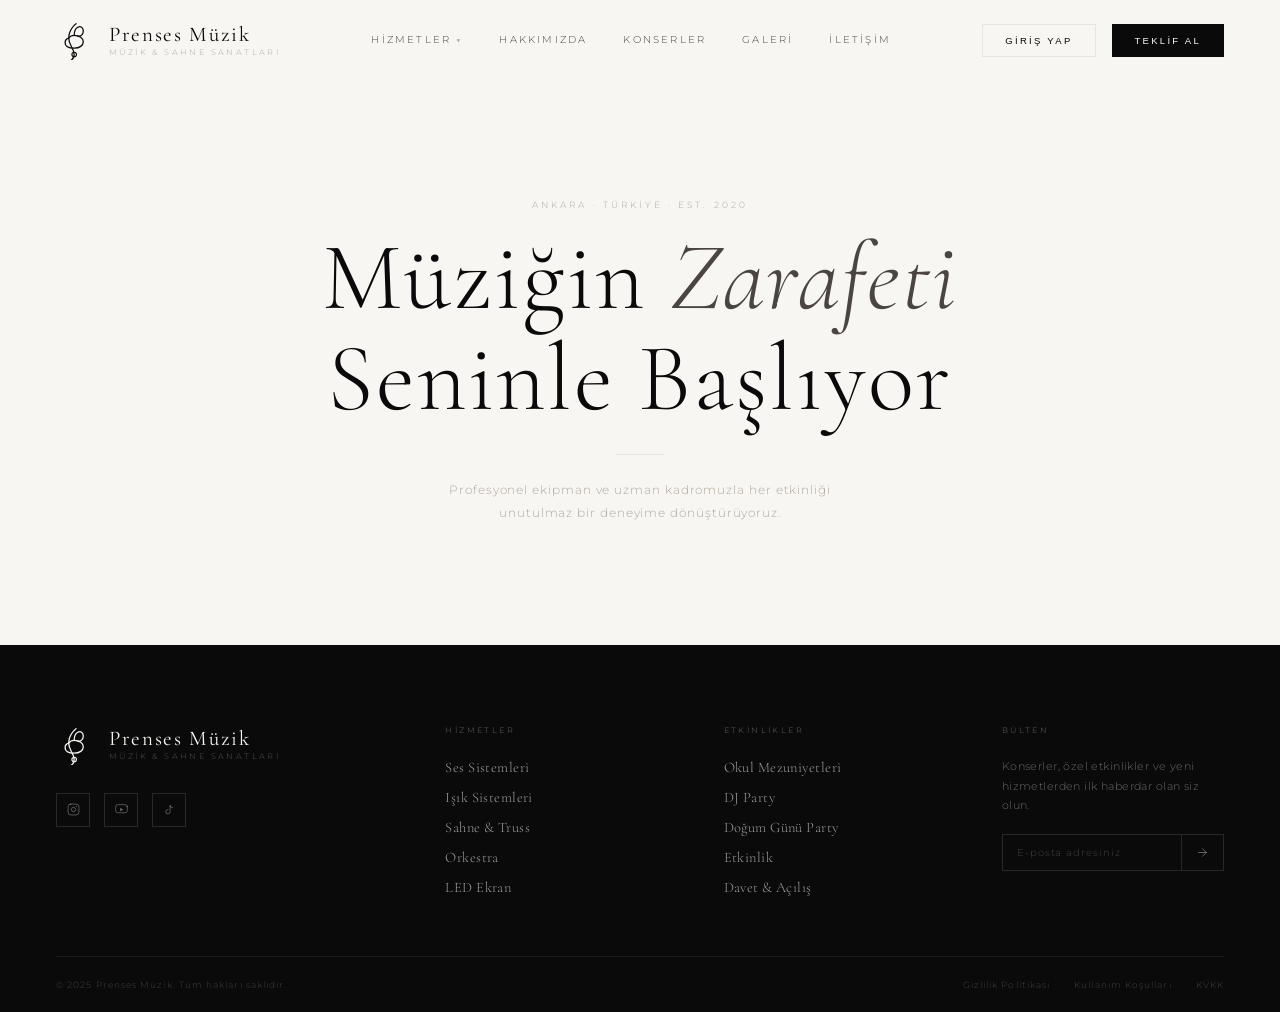
<file: prenses-muzik-v2.html>
<!DOCTYPE html>
<html lang="tr">
<head>
  <meta charset="UTF-8" />
  <meta name="viewport" content="width=device-width, initial-scale=1.0" />
  <title>Prenses Müzik</title>
  <link href="https://fonts.googleapis.com/css2?family=Cormorant+Garamond:ital,wght@0,300;0,400;0,500;1,300;1,400&family=Montserrat:wght@200;300;400;500&display=swap" rel="stylesheet">
  <style>
    *, *::before, *::after { margin: 0; padding: 0; box-sizing: border-box; }

    :root {
      --black: #0a0a0a;
      --white: #f8f6f2;
      --gray-light: #e8e4de;
      --gray-mid: #b0a89e;
      --gray-dark: #4a4540;
    }

    html { scroll-behavior: smooth; }

    body {
      background: var(--white);
      color: var(--black);
      font-family: 'Montserrat', sans-serif;
      min-height: 100vh;
      display: flex;
      flex-direction: column;
    }

    /* ─── HEADER ─────────────────────────────── */
    header {
      position: fixed;
      top: 0; left: 0; right: 0;
      z-index: 200;
      background: var(--white);
      border-bottom: 1px solid transparent;
      transition: border-color 0.4s, background 0.4s, backdrop-filter 0.4s;
    }
    header.scrolled {
      border-color: var(--gray-light);
      background: rgba(248, 246, 242, 0.94);
      backdrop-filter: blur(14px);
    }

    .header-inner {
      display: flex;
      align-items: center;
      justify-content: space-between;
      padding: 0 56px;
      height: 80px;
    }

    /* ── Logo ── */
    .logo {
      display: flex;
      align-items: center;
      gap: 13px;
      text-decoration: none;
      color: var(--black);
      flex-shrink: 0;
    }
    .logo-icon { width: 40px; height: 40px; }
    .logo-icon svg { width: 100%; height: 100%; }
    .logo-text { display: flex; flex-direction: column; line-height: 1; }
    .logo-main {
      font-family: 'Cormorant Garamond', serif;
      font-size: 21px; font-weight: 400;
      letter-spacing: 0.08em; color: var(--black);
    }
    .logo-sub {
      font-size: 7.5px; font-weight: 300;
      letter-spacing: 0.32em; text-transform: uppercase;
      color: var(--gray-mid); margin-top: 4px;
    }

    /* ── Nav ── */
    nav {
      display: flex;
      align-items: center;
      gap: 36px;
      height: 80px;
    }

    .nav-item {
      position: static;
      height: 100%;
      display: flex;
      align-items: center;
    }

    .nav-link {
      font-size: 10px; font-weight: 300;
      letter-spacing: 0.22em; text-transform: uppercase;
      color: var(--gray-dark); text-decoration: none;
      position: relative; padding-bottom: 2px;
      transition: color 0.25s;
      display: flex; align-items: center; gap: 5px;
      white-space: nowrap;
      height: 100%;
    }
    .nav-link::after {
      content: '';
      position: absolute; bottom: 0; left: 0;
      width: 0; height: 1px;
      background: var(--black);
      transition: width 0.35s cubic-bezier(0.4,0,0.2,1);
    }
    .nav-link:hover,
    .nav-item.active .nav-link { color: var(--black); }
    .nav-link:hover::after,
    .nav-item.active .nav-link::after { width: 100%; }

    .nav-link .arrow {
      display: inline-block;
      font-size: 8px;
      transition: transform 0.3s;
      margin-top: 1px;
      color: var(--gray-mid);
    }
    .nav-item.active .nav-link .arrow { transform: rotate(180deg); }

    /* ── Mega Menu ── */
    .mega-menu {
      position: fixed;
      top: 80px; left: 0; right: 0;
      background: var(--black);
      color: var(--white);
      display: grid;
      grid-template-columns: 280px 1fr;
      opacity: 0;
      visibility: hidden;
      transform: translateY(-12px);
      transition: opacity 0.35s cubic-bezier(0.4,0,0.2,1),
                  transform 0.35s cubic-bezier(0.4,0,0.2,1),
                  visibility 0.35s;
      pointer-events: none;
      z-index: 199;
      max-height: calc(100vh - 80px);
      overflow-y: auto;
    }
    .mega-menu.open {
      opacity: 1;
      visibility: visible;
      transform: translateY(0);
      pointer-events: all;
    }

    /* Left panel */
    .mega-left {
      background: #111;
      padding: 52px 40px 52px 56px;
      border-right: 1px solid rgba(255,255,255,0.06);
      display: flex;
      flex-direction: column;
      justify-content: space-between;
    }
    .mega-left-top {}
    .mega-label {
      font-size: 8px; font-weight: 300;
      letter-spacing: 0.36em; text-transform: uppercase;
      color: rgba(255,255,255,0.28);
      margin-bottom: 20px;
    }
    .mega-title {
      font-family: 'Cormorant Garamond', serif;
      font-size: 38px; font-weight: 300;
      line-height: 1.15;
      color: var(--white);
      letter-spacing: 0.02em;
    }
    .mega-title em { font-style: italic; color: rgba(255,255,255,0.45); }
    .mega-divider { width: 32px; height: 1px; background: rgba(255,255,255,0.15); margin: 24px 0; }
    .mega-desc {
      font-size: 10.5px; font-weight: 300;
      line-height: 2; letter-spacing: 0.06em;
      color: rgba(255,255,255,0.38);
      max-width: 200px;
    }
    .mega-cta {
      margin-top: 40px;
      display: inline-flex;
      align-items: center;
      gap: 10px;
      font-size: 9px; font-weight: 300;
      letter-spacing: 0.26em; text-transform: uppercase;
      color: rgba(255,255,255,0.5);
      text-decoration: none;
      transition: color 0.25s;
      padding-bottom: 6px;
      border-bottom: 1px solid rgba(255,255,255,0.12);
    }
    .mega-cta:hover { color: var(--white); }
    .mega-cta svg { width: 12px; height: 12px; stroke: currentColor; fill: none; transition: transform 0.25s; }
    .mega-cta:hover svg { transform: translateX(4px); }

    /* Right panel — services grid */
    .mega-right {
      padding: 52px 56px 52px 48px;
    }
    .mega-right-label {
      font-size: 8px; font-weight: 300;
      letter-spacing: 0.36em; text-transform: uppercase;
      color: rgba(255,255,255,0.25);
      margin-bottom: 36px;
    }

    .services-grid {
      display: grid;
      grid-template-columns: repeat(2, 1fr);
      gap: 0;
    }

    .service-item {
      display: flex;
      align-items: flex-start;
      gap: 16px;
      padding: 18px 20px 18px 0;
      border-bottom: 1px solid rgba(255,255,255,0.06);
      text-decoration: none;
      cursor: pointer;
      transition: background 0.25s;
      position: relative;
    }
    .service-item:nth-child(odd) { padding-right: 32px; border-right: 1px solid rgba(255,255,255,0.06); }
    .service-item:nth-child(even) { padding-left: 32px; }
    /* Remove bottom border from last row */
    .service-item:nth-last-child(1),
    .service-item:nth-last-child(2) { border-bottom: none; }

    .service-icon {
      width: 36px; height: 36px;
      flex-shrink: 0;
      border: 1px solid rgba(255,255,255,0.1);
      display: flex; align-items: center; justify-content: center;
      transition: border-color 0.3s, background 0.3s;
    }
    .service-icon svg {
      width: 16px; height: 16px;
      stroke: rgba(255,255,255,0.45);
      fill: none; stroke-width: 1.3; stroke-linecap: round; stroke-linejoin: round;
      transition: stroke 0.3s;
    }
    .service-item:hover .service-icon {
      border-color: rgba(255,255,255,0.35);
      background: rgba(255,255,255,0.05);
    }
    .service-item:hover .service-icon svg { stroke: var(--white); }

    .service-info {}
    .service-name {
      font-family: 'Cormorant Garamond', serif;
      font-size: 16px; font-weight: 400;
      letter-spacing: 0.03em;
      color: rgba(255,255,255,0.72);
      transition: color 0.25s;
      display: block;
      margin-bottom: 4px;
    }
    .service-tag {
      font-size: 8.5px; font-weight: 300;
      letter-spacing: 0.2em; text-transform: uppercase;
      color: rgba(255,255,255,0.22);
      transition: color 0.25s;
    }
    .service-item:hover .service-name { color: var(--white); }
    .service-item:hover .service-tag { color: rgba(255,255,255,0.42); }

    /* ── Header CTA ── */
    .header-cta {
      display: flex;
      align-items: center;
      gap: 16px;
      flex-shrink: 0;
    }
    .btn-ghost {
      font-size: 9.5px; font-weight: 300;
      letter-spacing: 0.24em; text-transform: uppercase;
      color: var(--black); background: none;
      border: 1px solid var(--gray-light);
      padding: 10px 22px; cursor: pointer;
      transition: background 0.3s, border-color 0.3s, color 0.3s;
      white-space: nowrap;
    }
    .btn-ghost:hover { background: var(--black); border-color: var(--black); color: var(--white); }
    .btn-solid {
      font-size: 9.5px; font-weight: 300;
      letter-spacing: 0.24em; text-transform: uppercase;
      color: var(--white); background: var(--black);
      border: 1px solid var(--black);
      padding: 10px 22px; cursor: pointer;
      transition: background 0.3s;
      white-space: nowrap;
    }
    .btn-solid:hover { background: var(--gray-dark); border-color: var(--gray-dark); }

    /* ── Hamburger ── */
    .hamburger {
      display: none; flex-direction: column;
      gap: 5px; background: none; border: none;
      cursor: pointer; padding: 4px;
    }
    .hamburger span {
      display: block; width: 24px; height: 1px;
      background: var(--black);
      transition: transform 0.35s, opacity 0.35s;
      transform-origin: center;
    }
    .hamburger.open span:nth-child(1) { transform: translateY(6px) rotate(45deg); }
    .hamburger.open span:nth-child(2) { opacity: 0; }
    .hamburger.open span:nth-child(3) { transform: translateY(-6px) rotate(-45deg); }

    /* ── Mobile Menu ── */
    .mobile-menu {
      display: none; flex-direction: column;
      background: var(--white);
      border-top: 1px solid var(--gray-light);
    }
    .mobile-menu.open { display: flex; }

    .mobile-nav-link {
      font-size: 10px; font-weight: 300;
      letter-spacing: 0.22em; text-transform: uppercase;
      color: var(--gray-dark); text-decoration: none;
      padding: 16px 28px;
      border-bottom: 1px solid var(--gray-light);
      display: flex; justify-content: space-between; align-items: center;
      cursor: pointer;
      transition: color 0.25s, background 0.25s;
    }
    .mobile-nav-link:hover { color: var(--black); background: rgba(0,0,0,0.02); }
    .mobile-nav-link .arrow { font-size: 10px; transition: transform 0.3s; }
    .mobile-nav-link.active .arrow { transform: rotate(180deg); }

    .mobile-services {
      display: none;
      background: var(--black);
      padding: 8px 0;
    }
    .mobile-services.open { display: block; }
    .mobile-service-link {
      display: flex; align-items: center; gap: 12px;
      padding: 13px 28px 13px 36px;
      text-decoration: none;
      transition: background 0.2s;
    }
    .mobile-service-link:hover { background: rgba(255,255,255,0.05); }
    .mobile-service-name {
      font-family: 'Cormorant Garamond', serif;
      font-size: 15px; font-weight: 300;
      color: rgba(255,255,255,0.65);
      letter-spacing: 0.03em;
    }

    .mobile-plain-link {
      font-size: 10px; font-weight: 300;
      letter-spacing: 0.22em; text-transform: uppercase;
      color: var(--gray-dark); text-decoration: none;
      padding: 16px 28px;
      border-bottom: 1px solid var(--gray-light);
      display: block;
      transition: color 0.25s;
    }
    .mobile-plain-link:hover { color: var(--black); }
    .mobile-btns {
      display: flex; gap: 12px;
      padding: 20px 28px;
    }
    .mobile-btns button { flex: 1; }

    /* Overlay */
    .mega-overlay {
      position: fixed;
      top: 0; left: 0; right: 0; bottom: 0;
      background: rgba(0,0,0,0.25);
      opacity: 0; visibility: hidden;
      transition: opacity 0.35s, visibility 0.35s;
      z-index: 198;
    }
    .mega-overlay.open { opacity: 1; visibility: visible; }

    /* ─── DEMO CONTENT ── */
    .demo {
      flex: 1;
      margin-top: 80px;
      display: flex;
      flex-direction: column;
      align-items: center;
      justify-content: center;
      padding: 120px 56px;
      text-align: center;
      gap: 18px;
    }
    .demo .eyebrow {
      font-size: 8.5px; font-weight: 300;
      letter-spacing: 0.36em; text-transform: uppercase;
      color: var(--gray-mid);
    }
    .demo h1 {
      font-family: 'Cormorant Garamond', serif;
      font-size: clamp(48px, 8vw, 96px);
      font-weight: 300; line-height: 1.05;
      color: var(--black); letter-spacing: 0.02em;
    }
    .demo h1 em { font-style: italic; color: var(--gray-dark); }
    .demo-div { width: 48px; height: 1px; background: var(--gray-light); margin: 6px auto; }
    .demo p {
      font-size: 11.5px; font-weight: 300;
      letter-spacing: 0.08em; color: var(--gray-mid);
      max-width: 400px; line-height: 2;
    }

    /* ─── FOOTER ── */
    footer {
      background: var(--black);
      color: var(--white);
      padding: 80px 56px 0;
    }
    .footer-grid {
      display: grid;
      grid-template-columns: 1.5fr 1fr 1fr 1fr;
      gap: 56px;
      padding-bottom: 60px;
      border-bottom: 1px solid rgba(255,255,255,0.08);
    }
    .footer-logo { display: flex; align-items: center; gap: 13px; margin-bottom: 22px; }
    .footer-logo .logo-main { color: var(--white); }
    .footer-logo .logo-sub { color: rgba(255,255,255,0.3); }
    .footer-brand p {
      font-size: 10.5px; font-weight: 300;
      line-height: 2; letter-spacing: 0.04em;
      color: rgba(255,255,255,0.38); max-width: 240px;
    }
    .footer-social { display: flex; gap: 14px; margin-top: 28px; }
    .social-btn {
      width: 34px; height: 34px;
      border: 1px solid rgba(255,255,255,0.12);
      display: flex; align-items: center; justify-content: center;
      cursor: pointer; text-decoration: none;
      color: rgba(255,255,255,0.4);
      transition: border-color 0.3s, background 0.3s, color 0.3s;
    }
    .social-btn:hover { border-color: rgba(255,255,255,0.4); background: rgba(255,255,255,0.05); color: var(--white); }
    .social-btn svg { width: 13px; height: 13px; stroke: currentColor; fill: none; stroke-width: 1.4; }
    .footer-col h4 {
      font-size: 8px; font-weight: 400;
      letter-spacing: 0.3em; text-transform: uppercase;
      color: rgba(255,255,255,0.28); margin-bottom: 22px;
    }
    .footer-col ul { list-style: none; display: flex; flex-direction: column; gap: 11px; }
    .footer-col ul li a {
      font-family: 'Cormorant Garamond', serif;
      font-size: 14.5px; font-weight: 300;
      color: rgba(255,255,255,0.6);
      text-decoration: none; letter-spacing: 0.03em;
      transition: color 0.25s;
    }
    .footer-col ul li a:hover { color: var(--white); }
    .footer-newsletter h4 {
      font-size: 8px; font-weight: 400;
      letter-spacing: 0.3em; text-transform: uppercase;
      color: rgba(255,255,255,0.28); margin-bottom: 22px;
    }
    .footer-newsletter p {
      font-size: 10.5px; font-weight: 300;
      color: rgba(255,255,255,0.38); line-height: 1.9;
      margin-bottom: 18px; letter-spacing: 0.04em;
    }
    .nl-form { display: flex; border: 1px solid rgba(255,255,255,0.12); transition: border-color 0.3s; }
    .nl-form:focus-within { border-color: rgba(255,255,255,0.35); }
    .nl-form input {
      flex: 1; background: none; border: none; outline: none;
      padding: 11px 14px;
      font-family: 'Montserrat', sans-serif;
      font-size: 9.5px; font-weight: 300;
      letter-spacing: 0.1em; color: var(--white);
    }
    .nl-form input::placeholder { color: rgba(255,255,255,0.22); }
    .nl-form button {
      background: none; border: none;
      border-left: 1px solid rgba(255,255,255,0.12);
      padding: 11px 14px; cursor: pointer;
      color: rgba(255,255,255,0.45);
      transition: background 0.3s, color 0.3s;
      display: flex; align-items: center; justify-content: center;
    }
    .nl-form button:hover { background: rgba(255,255,255,0.06); color: var(--white); }
    .nl-form button svg { width: 13px; height: 13px; stroke: currentColor; fill: none; stroke-width: 1.5; }
    .footer-bottom {
      display: flex; align-items: center;
      justify-content: space-between;
      padding: 22px 0;
    }
    .footer-bottom p {
      font-size: 9px; font-weight: 300;
      letter-spacing: 0.12em; color: rgba(255,255,255,0.22);
    }
    .footer-bottom-links { display: flex; gap: 24px; }
    .footer-bottom-links a {
      font-size: 9px; font-weight: 300;
      letter-spacing: 0.12em;
      color: rgba(255,255,255,0.22); text-decoration: none;
      transition: color 0.25s;
    }
    .footer-bottom-links a:hover { color: rgba(255,255,255,0.55); }

    /* ─── RESPONSIVE ── */
    @media (max-width: 1024px) {
      .header-inner { padding: 0 32px; }
      nav { gap: 24px; }
    }
    @media (max-width: 900px) {
      .header-inner { padding: 0 28px; }
      nav, .header-cta { display: none; }
      .hamburger { display: flex; }
      .footer-grid { grid-template-columns: 1fr 1fr; gap: 40px; }
      footer { padding: 60px 28px 0; }
    }
    @media (max-width: 600px) {
      .services-grid { grid-template-columns: 1fr; }
      .footer-grid { grid-template-columns: 1fr; }
      .footer-bottom { flex-direction: column; gap: 12px; }
      .demo { padding: 80px 24px; }
    }
  </style>
</head>
<body>

<!-- ══════════════════ HEADER ══════════════════ -->
<header id="site-header">
  <div class="header-inner">

    <!-- Logo -->
    <a href="#" class="logo">
      <div class="logo-icon">
        <svg viewBox="0 0 44 44" fill="none" xmlns="http://www.w3.org/2000/svg">
          <path d="M22 4C22 4 14 10 14 20C14 28 20 31 20 38C20 42 17 44 17 44" stroke="#0a0a0a" stroke-width="1.4" stroke-linecap="round"/>
          <path d="M14 20C14 20 10 21 10 25C10 29 14 31 20 31C26 31 30 28 30 24C30 20 26 17 20 17C16 17 14 20 14 20Z" stroke="#0a0a0a" stroke-width="1.4"/>
          <path d="M20 17C20 17 20 10 24 8C27 6.5 30 8 30 12C30 16 27 18 24 18" stroke="#0a0a0a" stroke-width="1.4" stroke-linecap="round"/>
          <circle cx="20" cy="38" r="2.5" stroke="#0a0a0a" stroke-width="1.2"/>
        </svg>
      </div>
      <div class="logo-text">
        <span class="logo-main">Prenses Müzik</span>
        <span class="logo-sub">Müzik &amp; Sahne Sanatları</span>
      </div>
    </a>

    <!-- Desktop Nav -->
    <nav>
      <div class="nav-item" id="hizmetler-item">
        <a href="#" class="nav-link" id="hizmetler-trigger">
          Hizmetler <span class="arrow">&#9660;</span>
        </a>
      </div>
      <div class="nav-item">
        <a href="#" class="nav-link">Hakkımızda</a>
      </div>
      <div class="nav-item">
        <a href="#" class="nav-link">Konserler</a>
      </div>
      <div class="nav-item">
        <a href="#" class="nav-link">Galeri</a>
      </div>
      <div class="nav-item">
        <a href="#" class="nav-link">İletişim</a>
      </div>
    </nav>

    <!-- CTA -->
    <div class="header-cta">
      <button class="btn-ghost">Giriş Yap</button>
      <button class="btn-solid">Teklif Al</button>
    </div>

    <!-- Hamburger -->
    <button class="hamburger" id="hamburger" aria-label="Menü">
      <span></span><span></span><span></span>
    </button>
  </div>

  <!-- Mobile Menu -->
  <div class="mobile-menu" id="mobile-menu">
    <div class="mobile-nav-link" id="mobile-hizmetler-toggle">
      Hizmetler <span class="arrow">&#9660;</span>
    </div>
    <div class="mobile-services" id="mobile-services">
      <a href="#" class="mobile-service-link"><span class="mobile-service-name">Ses Sistemleri</span></a>
      <a href="#" class="mobile-service-link"><span class="mobile-service-name">Işık Sistemleri</span></a>
      <a href="#" class="mobile-service-link"><span class="mobile-service-name">Sahne &amp; Truss Sistemleri</span></a>
      <a href="#" class="mobile-service-link"><span class="mobile-service-name">Orkestra</span></a>
      <a href="#" class="mobile-service-link"><span class="mobile-service-name">LED Ekran</span></a>
      <a href="#" class="mobile-service-link"><span class="mobile-service-name">Okul Mezuniyetleri</span></a>
      <a href="#" class="mobile-service-link"><span class="mobile-service-name">DJ Party</span></a>
      <a href="#" class="mobile-service-link"><span class="mobile-service-name">Doğum Günü Party</span></a>
      <a href="#" class="mobile-service-link"><span class="mobile-service-name">Etkinlik</span></a>
      <a href="#" class="mobile-service-link"><span class="mobile-service-name">Davet &amp; Açılış</span></a>
    </div>
    <a href="#" class="mobile-plain-link">Hakkımızda</a>
    <a href="#" class="mobile-plain-link">Konserler</a>
    <a href="#" class="mobile-plain-link">Galeri</a>
    <a href="#" class="mobile-plain-link">İletişim</a>
    <div class="mobile-btns">
      <button class="btn-ghost">Giriş Yap</button>
      <button class="btn-solid">Teklif Al</button>
    </div>
  </div>
</header>

<!-- Mega Menu -->
<div class="mega-overlay" id="mega-overlay"></div>
<div class="mega-menu" id="mega-menu" role="dialog" aria-label="Hizmetler menüsü">

  <!-- Left -->
  <div class="mega-left">
    <div class="mega-left-top">
      <p class="mega-label">Hizmetlerimiz</p>
      <h2 class="mega-title">Sahneyi<br><em>Bize</em><br>Bırakın</h2>
      <div class="mega-divider"></div>
      <p class="mega-desc">Profesyonel ekipman ve uzman kadromuzla etkinliğinizi unutulmaz kılıyoruz.</p>
    </div>
    <a href="#" class="mega-cta">
      Tüm hizmetleri gör
      <svg viewBox="0 0 24 24" stroke-width="1.5" stroke-linecap="round" stroke-linejoin="round">
        <path d="M5 12h14M12 5l7 7-7 7"/>
      </svg>
    </a>
  </div>

  <!-- Right: Services Grid -->
  <div class="mega-right">
    <p class="mega-right-label">Kategori seçin</p>
    <div class="services-grid">

      <a href="#" class="service-item">
        <div class="service-icon">
          <!-- Speaker icon -->
          <svg viewBox="0 0 24 24"><rect x="3" y="7" width="6" height="10" rx="1"/><path d="M9 9l6-5v16l-6-5"/><path d="M15 9a4 4 0 0 1 0 6"/><path d="M17 6a8 8 0 0 1 0 12"/></svg>
        </div>
        <div class="service-info">
          <span class="service-name">Ses Sistemleri</span>
          <span class="service-tag">Profesyonel Ses</span>
        </div>
      </a>

      <a href="#" class="service-item">
        <div class="service-icon">
          <!-- Light icon -->
          <svg viewBox="0 0 24 24"><path d="M12 2v2M12 20v2M4.93 4.93l1.41 1.41M17.66 17.66l1.41 1.41M2 12h2M20 12h2M4.93 19.07l1.41-1.41M17.66 6.34l1.41-1.41"/><circle cx="12" cy="12" r="4"/></svg>
        </div>
        <div class="service-info">
          <span class="service-name">Işık Sistemleri</span>
          <span class="service-tag">Sahne Aydınlatma</span>
        </div>
      </a>

      <a href="#" class="service-item">
        <div class="service-icon">
          <!-- Stage icon -->
          <svg viewBox="0 0 24 24"><rect x="2" y="16" width="20" height="4" rx="1"/><path d="M6 16V8h3v8M15 16V8h3v8"/><path d="M9 10h6"/></svg>
        </div>
        <div class="service-info">
          <span class="service-name">Sahne &amp; Truss</span>
          <span class="service-tag">Yapısal Sistemler</span>
        </div>
      </a>

      <a href="#" class="service-item">
        <div class="service-icon">
          <!-- Music notes icon -->
          <svg viewBox="0 0 24 24"><path d="M9 17H5a2 2 0 0 0 0 4h2a2 2 0 0 0 2-2V5l12-2v14"/><circle cx="18" cy="17" r="2"/><path d="M9 17V5l12-2v12"/></svg>
        </div>
        <div class="service-info">
          <span class="service-name">Orkestra</span>
          <span class="service-tag">Canlı Müzik</span>
        </div>
      </a>

      <a href="#" class="service-item">
        <div class="service-icon">
          <!-- Monitor icon -->
          <svg viewBox="0 0 24 24"><rect x="2" y="3" width="20" height="14" rx="2"/><path d="M8 21h8M12 17v4"/></svg>
        </div>
        <div class="service-info">
          <span class="service-name">LED Ekran</span>
          <span class="service-tag">Görsel Sistemler</span>
        </div>
      </a>

      <a href="#" class="service-item">
        <div class="service-icon">
          <!-- Graduation icon -->
          <svg viewBox="0 0 24 24"><path d="M22 10L12 5 2 10l10 5 10-5z"/><path d="M6 12v6c3 2 9 2 12 0v-6"/><path d="M22 10v6"/></svg>
        </div>
        <div class="service-info">
          <span class="service-name">Okul Mezuniyetleri</span>
          <span class="service-tag">Özel Törener</span>
        </div>
      </a>

      <a href="#" class="service-item">
        <div class="service-icon">
          <!-- Headphones icon -->
          <svg viewBox="0 0 24 24"><path d="M3 18v-6a9 9 0 0 1 18 0v6"/><path d="M21 19a2 2 0 0 1-2 2h-1a2 2 0 0 1-2-2v-3a2 2 0 0 1 2-2h3z"/><path d="M3 19a2 2 0 0 0 2 2h1a2 2 0 0 0 2-2v-3a2 2 0 0 0-2-2H3z"/></svg>
        </div>
        <div class="service-info">
          <span class="service-name">DJ Party</span>
          <span class="service-tag">Dans &amp; Eğlence</span>
        </div>
      </a>

      <a href="#" class="service-item">
        <div class="service-icon">
          <!-- Cake icon -->
          <svg viewBox="0 0 24 24"><path d="M20 21v-8a2 2 0 0 0-2-2H6a2 2 0 0 0-2 2v8"/><path d="M4 16s.5-1 2-1 2.5 2 4 2 2.5-2 4-2 2 1 2 1"/><path d="M2 21h20"/><path d="M7 8v2M12 8v2M17 8v2M7 4a1 1 0 1 1 0-2 1 1 0 0 1 0 2z"/><path d="M12 4a1 1 0 1 1 0-2 1 1 0 0 1 0 2zM17 4a1 1 0 1 1 0-2 1 1 0 0 1 0 2z"/></svg>
        </div>
        <div class="service-info">
          <span class="service-name">Doğum Günü Party</span>
          <span class="service-tag">Kutlama Organizasyonu</span>
        </div>
      </a>

      <a href="#" class="service-item">
        <div class="service-icon">
          <!-- Star icon -->
          <svg viewBox="0 0 24 24"><polygon points="12 2 15.09 8.26 22 9.27 17 14.14 18.18 21.02 12 17.77 5.82 21.02 7 14.14 2 9.27 8.91 8.26 12 2"/></svg>
        </div>
        <div class="service-info">
          <span class="service-name">Etkinlik</span>
          <span class="service-tag">Kurumsal &amp; Özel</span>
        </div>
      </a>

      <a href="#" class="service-item">
        <div class="service-icon">
          <!-- Ribbon / ribbon scissors icon -->
          <svg viewBox="0 0 24 24"><path d="M6 2L3 6v14a2 2 0 0 0 2 2h14a2 2 0 0 0 2-2V6l-3-4z"/><line x1="3" y1="6" x2="21" y2="6"/><path d="M16 10a4 4 0 0 1-8 0"/></svg>
        </div>
        <div class="service-info">
          <span class="service-name">Davet &amp; Açılış</span>
          <span class="service-tag">Açılış Törenleri</span>
        </div>
      </a>

    </div>
  </div>
</div>

<!-- ══════════════════ DEMO ══════════════════ -->
<section class="demo">
  <span class="eyebrow">Ankara · Türkiye · Est. 2020</span>
  <h1>Müziğin <em>Zarafeti</em><br>Seninle Başlıyor</h1>
  <div class="demo-div"></div>
  <p>Profesyonel ekipman ve uzman kadromuzla her etkinliği unutulmaz bir deneyime dönüştürüyoruz.</p>
</section>

<!-- ══════════════════ FOOTER ══════════════════ -->
<footer>
  <div class="footer-grid">
    <div class="footer-brand">
      <div class="footer-logo">
        <div class="logo-icon">
          <svg viewBox="0 0 44 44" fill="none" xmlns="http://www.w3.org/2000/svg">
            <path d="M22 4C22 4 14 10 14 20C14 28 20 31 20 38C20 42 17 44 17 44" stroke="#f8f6f2" stroke-width="1.4" stroke-linecap="round"/>
            <path d="M14 20C14 20 10 21 10 25C10 29 14 31 20 31C26 31 30 28 30 24C30 20 26 17 20 17C16 17 14 20 14 20Z" stroke="#f8f6f2" stroke-width="1.4"/>
            <path d="M20 17C20 17 20 10 24 8C27 6.5 30 8 30 12C30 16 27 18 24 18" stroke="#f8f6f2" stroke-width="1.4" stroke-linecap="round"/>
            <circle cx="20" cy="38" r="2.5" stroke="#f8f6f2" stroke-width="1.2"/>
          </svg>
        </div>
        <div class="logo-text">
          <span class="logo-main">Prenses Müzik</span>
          <span class="logo-sub">Müzik &amp; Sahne Sanatları</span>
        </div>
      </div>

      <div class="footer-social">
        <a href="#" class="social-btn" aria-label="Instagram">
          <svg viewBox="0 0 24 24"><rect x="2" y="2" width="20" height="20" rx="5" ry="5" stroke-linecap="round"/><circle cx="12" cy="12" r="4"/><circle cx="17.5" cy="6.5" r="1" fill="currentColor" stroke="none"/></svg>
        </a>
        <a href="#" class="social-btn" aria-label="YouTube">
          <svg viewBox="0 0 24 24"><path d="M22.5 6.4s-.2-1.6-.9-2.3c-.9-.9-1.8-.9-2.3-1C17 3 12 3 12 3s-5 0-7.3.1c-.5.1-1.5.1-2.3 1-.7.7-.9 2.3-.9 2.3S1.2 8.1 1.2 9.8v1.5c0 1.7.3 3.4.3 3.4s.2 1.6.9 2.3c.9.9 2 .8 2.5.9C6.2 18 12 18 12 18s5 0 7.3-.1c.5-.1 1.5-.1 2.3-1 .7-.7.9-2.3.9-2.3s.3-1.7.3-3.4V9.8c0-1.7-.3-3.4-.3-3.4z" stroke-linecap="round"/><polygon points="9.5,15 15.5,12 9.5,9" fill="currentColor" stroke="none"/></svg>
        </a>
        <a href="#" class="social-btn" aria-label="TikTok">
          <svg viewBox="0 0 24 24"><path d="M9 12a4 4 0 1 0 4 4V4a5 5 0 0 0 5 5" stroke-linecap="round" stroke-linejoin="round"/></svg>
        </a>
      </div>
    </div>
    <div class="footer-col">
      <h4>Hizmetler</h4>
      <ul>
        <li><a href="#">Ses Sistemleri</a></li>
        <li><a href="#">Işık Sistemleri</a></li>
        <li><a href="#">Sahne &amp; Truss</a></li>
        <li><a href="#">Orkestra</a></li>
        <li><a href="#">LED Ekran</a></li>
      </ul>
    </div>
    <div class="footer-col">
      <h4>Etkinlikler</h4>
      <ul>
        <li><a href="#">Okul Mezuniyetleri</a></li>
        <li><a href="#">DJ Party</a></li>
        <li><a href="#">Doğum Günü Party</a></li>
        <li><a href="#">Etkinlik</a></li>
        <li><a href="#">Davet &amp; Açılış</a></li>
      </ul>
    </div>
    <div class="footer-newsletter">
      <h4>Bülten</h4>
      <p>Konserler, özel etkinlikler ve yeni hizmetlerden ilk haberdar olan siz olun.</p>
      <div class="nl-form">
        <input type="email" placeholder="E-posta adresiniz" />
        <button aria-label="Abone ol">
          <svg viewBox="0 0 24 24" stroke-linecap="round" stroke-linejoin="round"><path d="M5 12h14M12 5l7 7-7 7"/></svg>
        </button>
      </div>
    </div>
  </div>
  <div class="footer-bottom">
    <p>© 2025 Prenses Müzik. Tüm hakları saklıdır.</p>
    <div class="footer-bottom-links">
      <a href="#">Gizlilik Politikası</a>
      <a href="#">Kullanım Koşulları</a>
      <a href="#">KVKK</a>
    </div>
  </div>
</footer>

<script>
  // ── Scroll → sticky ──
  const header = document.getElementById('site-header');
  window.addEventListener('scroll', () => {
    header.classList.toggle('scrolled', window.scrollY > 20);
  });

  // ── Mega Menu ──
  const trigger    = document.getElementById('hizmetler-trigger');
  const hizItem    = document.getElementById('hizmetler-item');
  const megaMenu   = document.getElementById('mega-menu');
  const overlay    = document.getElementById('mega-overlay');

  function openMega() {
    megaMenu.classList.add('open');
    overlay.classList.add('open');
    hizItem.classList.add('active');
  }
  function closeMega() {
    megaMenu.classList.remove('open');
    overlay.classList.remove('open');
    hizItem.classList.remove('active');
  }
  function toggleMega(e) {
    e.preventDefault();
    megaMenu.classList.contains('open') ? closeMega() : openMega();
  }

  trigger.addEventListener('click', toggleMega);
  overlay.addEventListener('click', closeMega);

  // Hover intent
  let hoverTimeout;
  hizItem.addEventListener('mouseenter', () => {
    clearTimeout(hoverTimeout);
    openMega();
  });
  hizItem.addEventListener('mouseleave', () => {
    hoverTimeout = setTimeout(closeMega, 120);
  });
  megaMenu.addEventListener('mouseenter', () => clearTimeout(hoverTimeout));
  megaMenu.addEventListener('mouseleave', () => {
    hoverTimeout = setTimeout(closeMega, 120);
  });

  // Escape key
  document.addEventListener('keydown', e => {
    if (e.key === 'Escape') closeMega();
  });

  // ── Hamburger ──
  const hamburger  = document.getElementById('hamburger');
  const mobileMenu = document.getElementById('mobile-menu');
  hamburger.addEventListener('click', () => {
    hamburger.classList.toggle('open');
    mobileMenu.classList.toggle('open');
  });

  // ── Mobile Services Toggle ──
  const mobileToggle   = document.getElementById('mobile-hizmetler-toggle');
  const mobileServices = document.getElementById('mobile-services');
  mobileToggle.addEventListener('click', () => {
    mobileToggle.classList.toggle('active');
    mobileServices.classList.toggle('open');
  });

  // ── Newsletter ──
  const nlBtn = document.querySelector('.nl-form button');
  if (nlBtn) {
    nlBtn.addEventListener('click', () => {
      const inp = nlBtn.previousElementSibling;
      if (inp.value.includes('@')) {
        inp.value = '';
        inp.placeholder = 'Teşekkürler! ✦';
        setTimeout(() => inp.placeholder = 'E-posta adresiniz', 3000);
      }
    });
  }
</script>
</body>
</html>
</file>
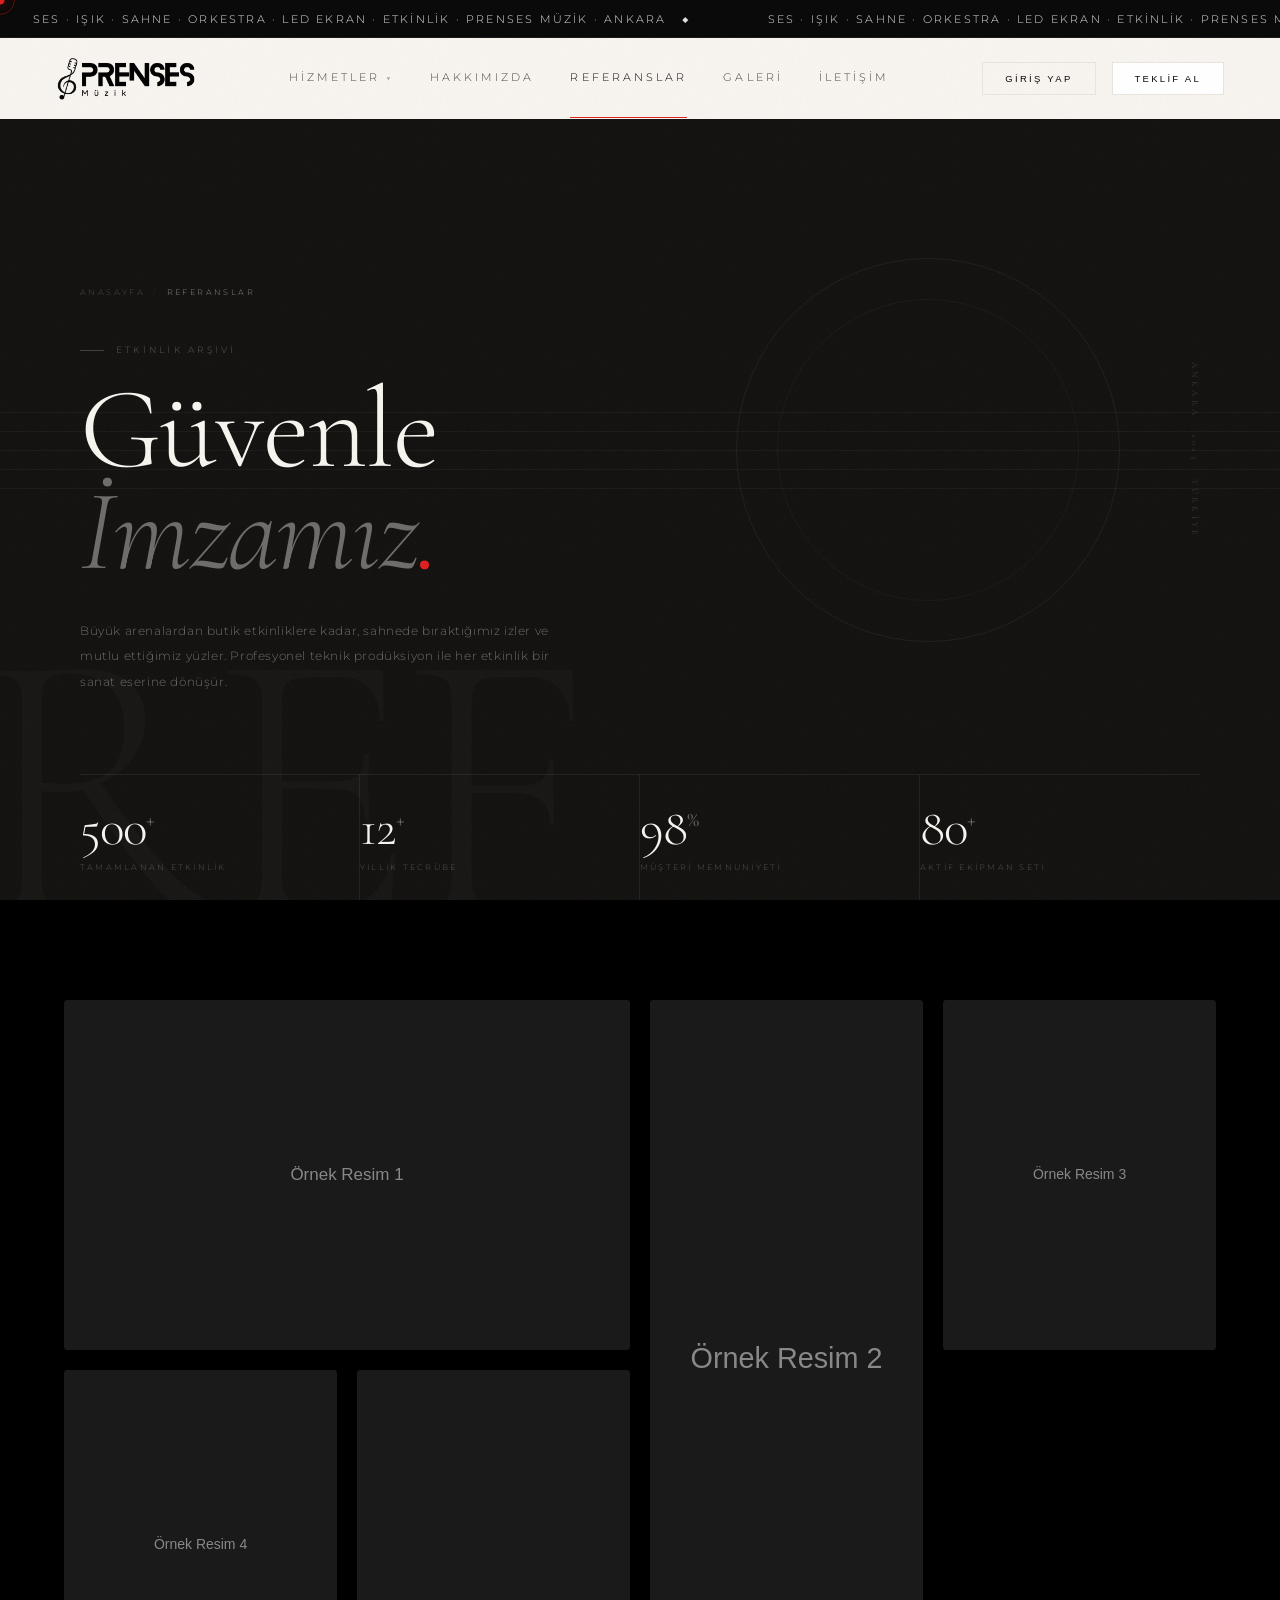
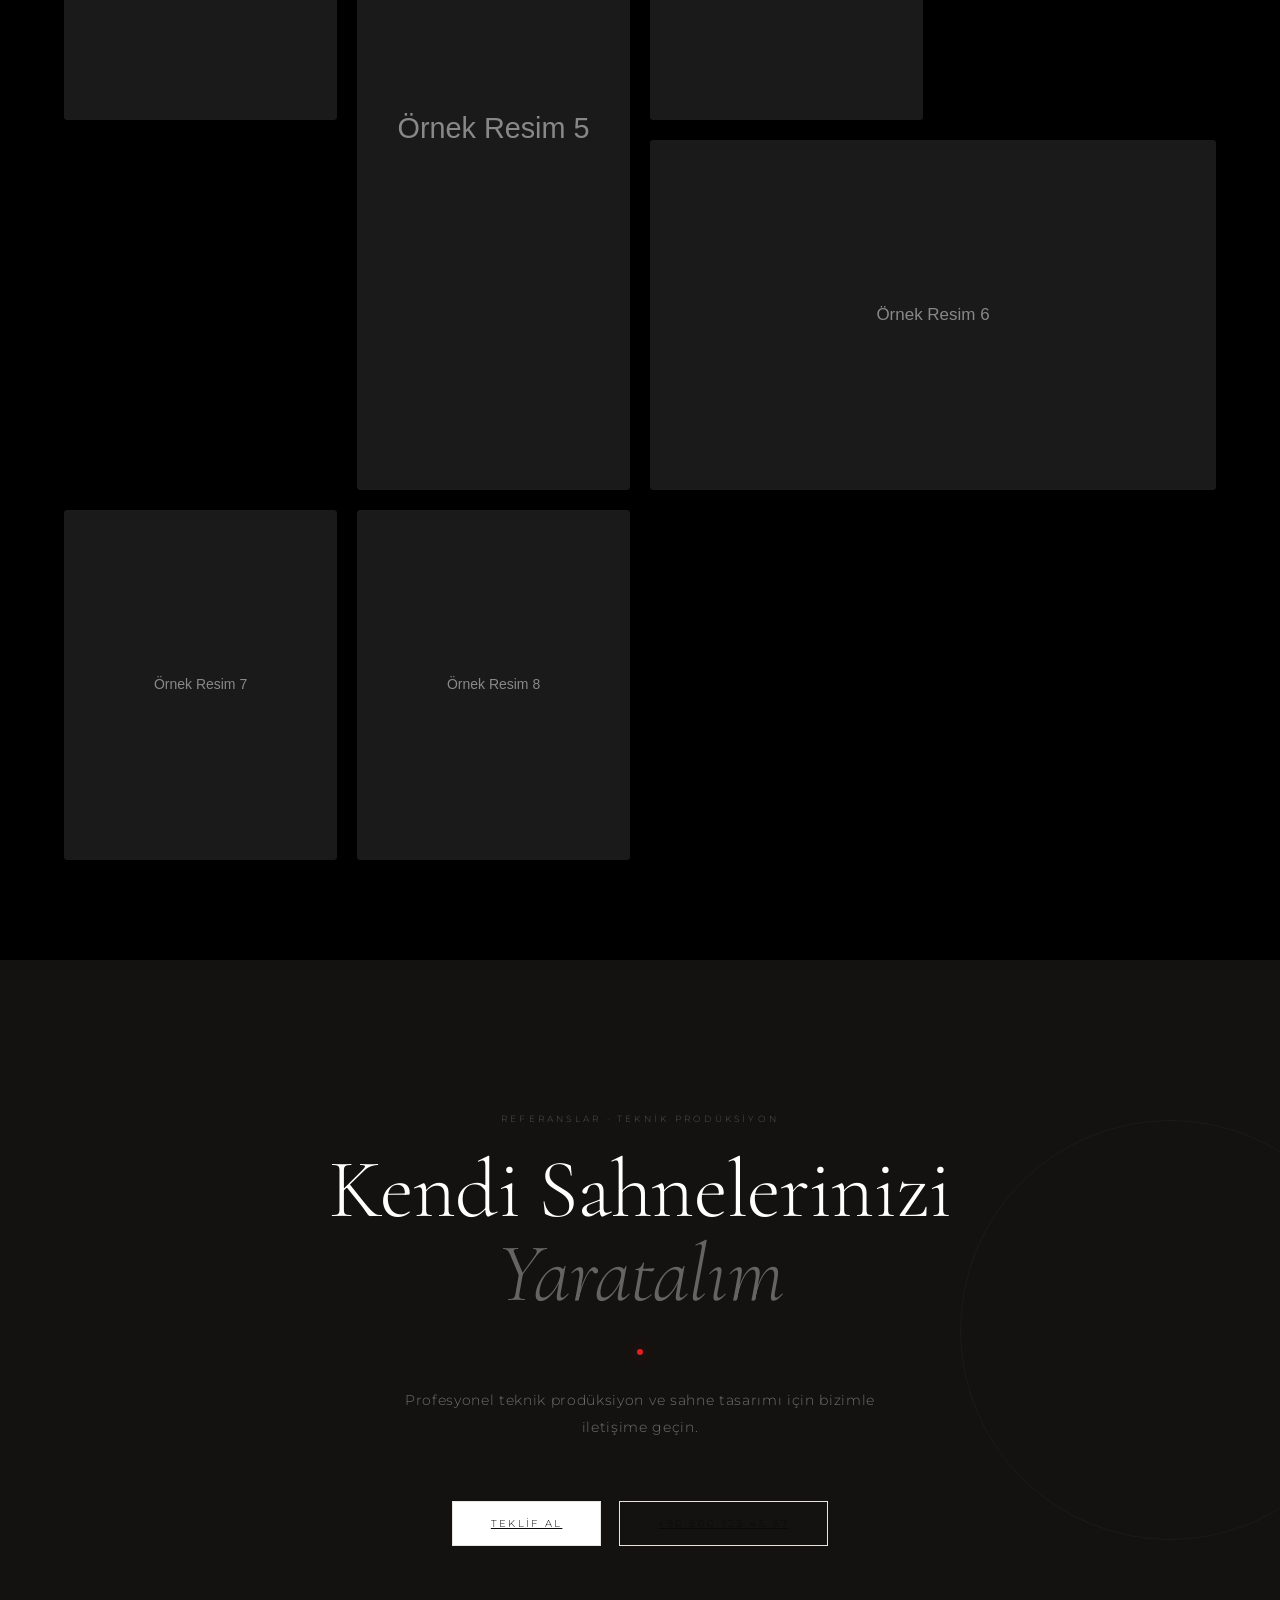
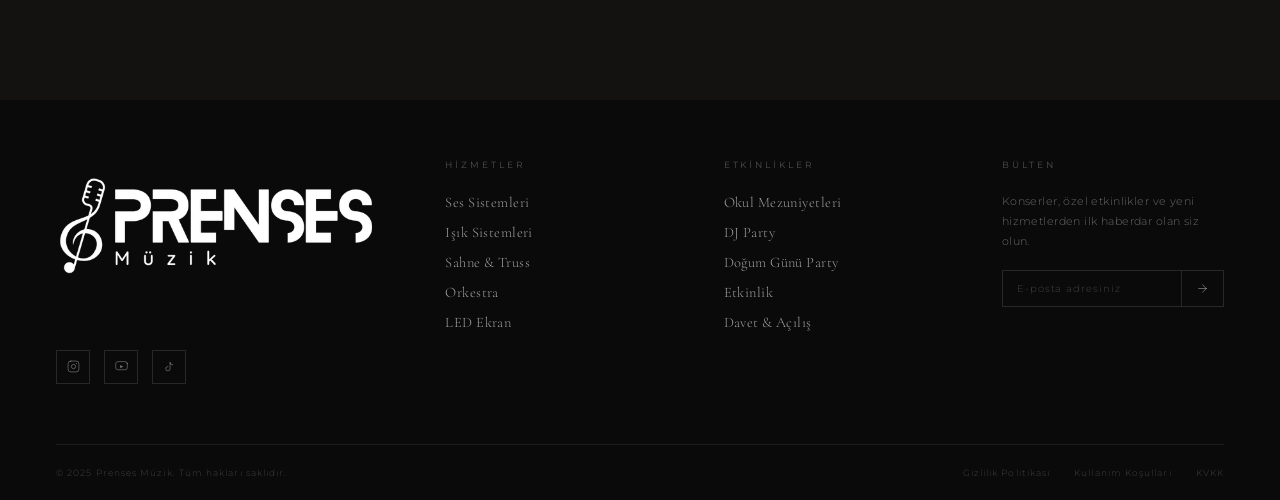
<file: referanslar.html>
<!DOCTYPE html>
<html lang="tr">
<head>
  <meta charset="UTF-8">
  <meta name="viewport" content="width=device-width, initial-scale=1.0">
  <title>Referanslar — Prenses Müzik</title>
  <link href="https://fonts.googleapis.com/css2?family=Cormorant+Garamond:ital,wght@0,200;0,300;0,400;0,500;1,200;1,300;1,400;1,500&family=Montserrat:wght@200;300;400;500&display=swap" rel="stylesheet">
  <link rel="stylesheet" href="css/global.css">
  <link rel="stylesheet" href="css/nav.css">
  <link rel="stylesheet" href="css/footer.css">
  <link rel="stylesheet" href="css/referanslar.css">
  <link rel="stylesheet" href="css/topbar.css">
  <link rel="stylesheet" href="css/bottom-bar.css">
</head>
<body>

  <!-- Top bar — siyah, kayan yazı -->
  <div class="site-topbar" aria-hidden="true">
    <div class="topbar-marquee-wrap">
      <div class="topbar-marquee">Ses · Işık · Sahne · Orkestra · LED Ekran · Etkinlik · Prenses Müzik · Ankara &nbsp;&nbsp;◆&nbsp;&nbsp;</div>
      <div class="topbar-marquee">Ses · Işık · Sahne · Orkestra · LED Ekran · Etkinlik · Prenses Müzik · Ankara &nbsp;&nbsp;◆&nbsp;&nbsp;</div>
    </div>
  </div>

  <!-- Custom Cursor -->
  <div id="cursor" class="cur"></div>
  <div id="cursor-ring" class="cur-r"></div>
  <header id="site-header">
    <div class="header-inner">
      <a href="index.html" class="logo">
        <img src="img/prenses-müzik-logo.png" alt="Prenses Müzik" class="logo-img">
      </a>

      <nav>
        <div class="nav-item" id="hizmetler-item">
          <a href="hizmetlerimiz.html" class="nav-link" id="hizmetler-trigger">
            Hizmetler <span class="arrow">&#9660;</span>
          </a>
        </div>
        <div class="nav-item">
          <a href="hakkimizda.html" class="nav-link">Hakkımızda</a>
        </div>
        <div class="nav-item active">
          <a href="referanslar.html" class="nav-link">Referanslar</a>
        </div>
        <div class="nav-item">
          <a href="demo.html" class="nav-link">Galeri</a>
        </div>
        <div class="nav-item">
          <a href="iletisim.html" class="nav-link">İletişim</a>
        </div>
      </nav>

      <div class="header-cta">
        <button class="btn-ghost">Giriş Yap</button>
        <button class="btn-solid">Teklif Al</button>
      </div>

      <button class="hamburger" id="hamburger" aria-label="Menü">
        <span></span><span></span><span></span>
      </button>
    </div>

    <!-- Mobile Menu -->
    <div class="mobile-menu" id="mobile-menu">
      <div class="mobile-nav-link" id="mobile-hizmetler-toggle">
        Hizmetler <span class="arrow">&#9660;</span>
      </div>
      <div class="mobile-services" id="mobile-services">
        <a href="hizmetlerimiz.html" class="mobile-service-link" style="border-bottom: 1px solid rgba(0,0,0,0.05); background: rgba(0,0,0,0.02);"><span class="mobile-service-name" style="font-weight: 500; color: #0a0a0a;">Tüm Hizmetleri Gör →</span></a>
        <a href="ses-sistemleri.html" class="mobile-service-link"><span class="mobile-service-name">Ses Sistemleri</span></a>
        <a href="demo.html" class="mobile-service-link"><span class="mobile-service-name">Işık Sistemleri</span></a>
        <a href="demo.html" class="mobile-service-link"><span class="mobile-service-name">Sahne &amp; Truss Sistemleri</span></a>
        <a href="demo.html" class="mobile-service-link"><span class="mobile-service-name">Orkestra</span></a>
        <a href="demo.html" class="mobile-service-link"><span class="mobile-service-name">LED Ekran</span></a>
        <a href="demo.html" class="mobile-service-link"><span class="mobile-service-name">Okul Mezuniyetleri</span></a>
        <a href="demo.html" class="mobile-service-link"><span class="mobile-service-name">DJ Party</span></a>
        <a href="demo.html" class="mobile-service-link"><span class="mobile-service-name">Doğum Günü Party</span></a>
        <a href="demo.html" class="mobile-service-link"><span class="mobile-service-name">Etkinlik</span></a>
        <a href="demo.html" class="mobile-service-link"><span class="mobile-service-name">Davet &amp; Açılış</span></a>
      </div>
      <a href="hakkimizda.html" class="mobile-plain-link">Hakkımızda</a>
      <a href="referanslar.html" class="mobile-plain-link active">Referanslar</a>
      <a href="demo.html" class="mobile-plain-link">Galeri</a>
      <a href="iletisim.html" class="mobile-plain-link">İletişim</a>
      <div class="mobile-btns">
        <button class="btn-ghost">Giriş Yap</button>
        <button class="btn-solid">Teklif Al</button>
      </div>
    </div>
  </header>

  <!-- Mega Menu -->
  <div class="mega-overlay" id="mega-overlay"></div>
  <div class="mega-menu" id="mega-menu" role="dialog" aria-label="Hizmetler menüsü">
    <div class="mega-left">
      <div class="mega-left-top">
        <p class="mega-label">Hizmetlerimiz</p>
        <h2 class="mega-title">Sahneyi<br><em>Bize</em><br>Bırakın</h2>
        <div class="mega-divider"></div>
        <p class="mega-desc">Profesyonel ekipman ve uzman kadromuzla etkinliğinizi unutulmaz kılıyoruz.</p>
      </div>
      <a href="hizmetlerimiz.html" class="mega-cta">
        Tüm hizmetleri gör
        <svg viewBox="0 0 24 24" stroke-width="1.5" stroke-linecap="round" stroke-linejoin="round">
          <path d="M5 12h14M12 5l7 7-7 7"/>
        </svg>
      </a>
    </div>
    <div class="mega-right">
      <p class="mega-right-label">Kategori seçin</p>
      <div class="services-grid">
        <a href="ses-sistemleri.html" class="service-item">
          <div class="service-icon"><svg viewBox="0 0 24 24"><rect x="3" y="7" width="6" height="10" rx="1"/><path d="M9 9l6-5v16l-6-5"/><path d="M15 9a4 4 0 0 1 0 6"/><path d="M17 6a8 8 0 0 1 0 12"/></svg></div>
          <div class="service-info"><span class="service-name">Ses Sistemleri</span><span class="service-tag">Profesyonel Ses</span></div>
        </a>
        <a href="demo.html" class="service-item">
          <div class="service-icon"><svg viewBox="0 0 24 24"><path d="M12 2v2M12 20v2M4.93 4.93l1.41 1.41M17.66 17.66l1.41 1.41M2 12h2M20 12h2M4.93 19.07l1.41-1.41M17.66 6.34l1.41-1.41"/><circle cx="12" cy="12" r="4"/></svg></div>
          <div class="service-info"><span class="service-name">Işık Sistemleri</span><span class="service-tag">Sahne Aydınlatma</span></div>
        </a>
        <a href="demo.html" class="service-item">
          <div class="service-icon"><svg viewBox="0 0 24 24"><rect x="2" y="16" width="20" height="4" rx="1"/><path d="M6 16V8h3v8M15 16V8h3v8"/><path d="M9 10h6"/></svg></div>
          <div class="service-info"><span class="service-name">Sahne &amp; Truss</span><span class="service-tag">Yapısal Sistemler</span></div>
        </a>
        <a href="demo.html" class="service-item">
          <div class="service-icon"><svg viewBox="0 0 24 24"><path d="M9 17H5a2 2 0 0 0 0 4h2a2 2 0 0 0 2-2V5l12-2v14"/><circle cx="18" cy="17" r="2"/><path d="M9 17V5l12-2v12"/></svg></div>
          <div class="service-info"><span class="service-name">Orkestra</span><span class="service-tag">Canlı Müzik</span></div>
        </a>
        <a href="demo.html" class="service-item">
          <div class="service-icon"><svg viewBox="0 0 24 24"><rect x="2" y="3" width="20" height="14" rx="2"/><path d="M8 21h8M12 17v4"/></svg></div>
          <div class="service-info"><span class="service-name">LED Ekran</span><span class="service-tag">Görsel Sistemler</span></div>
        </a>
        <a href="demo.html" class="service-item">
          <div class="service-icon"><svg viewBox="0 0 24 24"><path d="M22 10L12 5 2 10l10 5 10-5z"/><path d="M6 12v6c3 2 9 2 12 0v-6"/><path d="M22 10v6"/></svg></div>
          <div class="service-info"><span class="service-name">Okul Mezuniyetleri</span><span class="service-tag">Özel Törenler</span></div>
        </a>
        <a href="demo.html" class="service-item">
          <div class="service-icon"><svg viewBox="0 0 24 24"><path d="M3 18v-6a9 9 0 0 1 18 0v6"/><path d="M21 19a2 2 0 0 1-2 2h-1a2 2 0 0 1-2-2v-3a2 2 0 0 1 2-2h3z"/><path d="M3 19a2 2 0 0 0 2 2h1a2 2 0 0 0 2-2v-3a2 2 0 0 0-2-2H3z"/></svg></div>
          <div class="service-info"><span class="service-name">DJ Party</span><span class="service-tag">Dans &amp; Eğlence</span></div>
        </a>
        <a href="demo.html" class="service-item">
          <div class="service-icon"><svg viewBox="0 0 24 24"><path d="M20 21v-8a2 2 0 0 0-2-2H6a2 2 0 0 0-2 2v8"/><path d="M4 16s.5-1 2-1 2.5 2 4 2 2.5-2 4-2 2 1 2 1"/><path d="M2 21h20"/><path d="M7 8v2M12 8v2M17 8v2M7 4a1 1 0 1 1 0-2 1 1 0 0 1 0 2z"/><path d="M12 4a1 1 0 1 1 0-2 1 1 0 0 1 0 2zM17 4a1 1 0 1 1 0-2 1 1 0 0 1 0 2z"/></svg></div>
          <div class="service-info"><span class="service-name">Doğum Günü Party</span><span class="service-tag">Kutlama Organizasyonu</span></div>
        </a>
        <a href="demo.html" class="service-item">
          <div class="service-icon"><svg viewBox="0 0 24 24"><polygon points="12 2 15.09 8.26 22 9.27 17 14.14 18.18 21.02 12 17.77 5.82 21.02 7 14.14 2 9.27 8.91 8.26 12 2"/></svg></div>
          <div class="service-info"><span class="service-name">Etkinlik</span><span class="service-tag">Kurumsal &amp; Özel</span></div>
        </a>
        <a href="demo.html" class="service-item">
          <div class="service-icon"><svg viewBox="0 0 24 24"><path d="M6 2L3 6v14a2 2 0 0 0 2 2h14a2 2 0 0 0 2-2V6l-3-4z"/><line x1="3" y1="6" x2="21" y2="6"/><path d="M16 10a4 4 0 0 1-8 0"/></svg></div>
          <div class="service-info"><span class="service-name">Davet &amp; Açılış</span><span class="service-tag">Açılış Törenleri</span></div>
        </a>
      </div>
    </div>
  </div>


  <main>
    <!-- ══════════════════════════════════════
         HERO
    ══════════════════════════════════════ -->
    <section class="hero">
      <div class="staff">
        <div class="sl"></div><div class="sl"></div><div class="sl"></div>
        <div class="sl"></div><div class="sl"></div>
      </div>
      <div class="hero-wm">REF</div>
      <div class="hero-circle"></div>
      <div class="hero-vert">Ankara · 2025 · Türkiye</div>

      <div class="hero-content">
        <div class="hero-bc">
          <a href="index.html">Anasayfa</a>
          <span>/</span>
          <span style="color:rgba(255,255,255,.5)">Referanslar</span>
        </div>
        <div class="hero-eyebrow">Etkinlik Arşivi</div>
        <h1 class="hero-h1">
          Güvenle<em>İmzamız<span class="accent">.</span></em>
        </h1>
        <p class="hero-sub">
          Büyük arenalardan butik etkinliklere kadar, sahnede bıraktığımız izler ve mutlu ettiğimiz yüzler. Profesyonel teknik prodüksiyon ile her etkinlik bir sanat eserine dönüşür.
        </p>
      </div>

      <div class="hero-bottom">
        <div class="hb-item">
          <div class="hb-num">500<sup>+</sup></div>
          <div class="hb-label">Tamamlanan Etkinlik</div>
        </div>
        <div class="hb-item">
          <div class="hb-num">12<sup>+</sup></div>
          <div class="hb-label">Yıllık Tecrübe</div>
        </div>
        <div class="hb-item">
          <div class="hb-num">98<sup>%</sup></div>
          <div class="hb-label">Müşteri Memnuniyeti</div>
        </div>
        <div class="hb-item">
          <div class="hb-num">80<sup>+</sup></div>
          <div class="hb-label">Aktif Ekipman Seti</div>
        </div>
      </div>
    </section>

    <!-- ══════════════════════════════════════
         REFERENCES MOSAIC GRID
    ══════════════════════════════════════ -->
    <section class="ref-grid-container">
      <div class="ref-mosaic">
        <!-- Item 1 (Wide) -->
        <div class="ref-item wide reveal">
          <div class="ref-img ref-ph-1"></div>
          <div class="ref-overlay">
            <span class="ref-cat">Konser & Sahne</span>
            <h3 class="ref-title">Ankara Yaz Festivali '24</h3>
            <p class="ref-desc">Komple ses ve ışık sistemi kurulumu, sahne yönetimi.</p>
          </div>
        </div>

        <!-- Item 2 (Tall) -->
        <div class="ref-item tall reveal reveal-delay-1">
          <div class="ref-img ref-ph-2"></div>
          <div class="ref-overlay">
            <span class="ref-cat">Mezuniyet</span>
            <h3 class="ref-title">ODTÜ Mezuniyet Töreni</h3>
            <p class="ref-desc">Ses sistemleri ve LED ekran çözümleri.</p>
          </div>
        </div>

        <!-- Item 3 -->
        <div class="ref-item reveal reveal-delay-2">
          <div class="ref-img ref-ph-3"></div>
          <div class="ref-overlay">
            <span class="ref-cat">Düğün</span>
            <h3 class="ref-title">Zarif Bir Davet</h3>
            <p class="ref-desc">Özel ses tasarımı ve ambiyans aydınlatma.</p>
          </div>
        </div>

        <!-- Item 4 -->
        <div class="ref-item reveal reveal-delay-3">
          <div class="ref-img ref-ph-4"></div>
          <div class="ref-overlay">
            <span class="ref-cat">Kurumsal</span>
            <h3 class="ref-title">Şirket Yılbaşı Balosu</h3>
            <p class="ref-desc">Truss sistemleri ve DJ performansı.</p>
          </div>
        </div>

        <!-- Item 5 (Tall) -->
        <div class="ref-item tall reveal">
          <div class="ref-img ref-ph-5"></div>
          <div class="ref-overlay">
            <span class="ref-cat">Etkinlik</span>
            <h3 class="ref-title">Lansman Gecesi</h3>
            <p class="ref-desc">Teknik prodüksiyon ve sahne tasarımı.</p>
          </div>
        </div>

        <!-- Item 6 (Wide) -->
        <div class="ref-item wide reveal reveal-delay-1">
          <div class="ref-img ref-ph-6"></div>
          <div class="ref-overlay">
            <span class="ref-cat">Party</span>
            <h3 class="ref-title">Yaz Sonu Partisi</h3>
            <p class="ref-desc">Ses ve ışık sistemleri, DJ kurulumu.</p>
          </div>
        </div>

        <!-- Item 7 -->
        <div class="ref-item reveal reveal-delay-2">
          <div class="ref-img ref-ph-7"></div>
          <div class="ref-overlay">
            <span class="ref-cat">Fuar</span>
            <h3 class="ref-title">Endüstri Fuarı Açılışı</h3>
            <p class="ref-desc">Seslendirme ve anons sistemleri.</p>
          </div>
        </div>
        
        <!-- Item 8 -->
        <div class="ref-item reveal reveal-delay-3">
          <div class="ref-img ref-ph-8"></div>
          <div class="ref-overlay">
            <span class="ref-cat">Okul</span>
            <h3 class="ref-title">Bahar Şenliği</h3>
            <p class="ref-desc">Sahne, truss ve ses ekibi.</p>
          </div>
        </div>
      </div>
    </section>

    <!-- ══════════════════════════════════════
         CTA
    ══════════════════════════════════════ -->
    <section class="ref-cta-section" id="cta">
      <div class="cta-inner reveal">
        <div class="cta-eyebrow">Referanslar · Teknik Prodüksiyon</div>
        <h2 class="cta-title">Kendi Sahnelerinizi<br><em>Yaratalım</em></h2>
        <div class="cta-accent-dot"></div>
        <p class="cta-desc">Profesyonel teknik prodüksiyon ve sahne tasarımı için bizimle iletişime geçin.</p>
        <div class="cta-btns">
          <a href="iletisim.html" class="btn-solid" style="padding: 16px 38px;">Teklif Al</a>
          <a href="tel:+905001234567" class="btn-ghost" style="padding: 16px 38px;">+90 500 123 45 67</a>
        </div>
      </div>
    </section>
  </main>

  <!-- ══════════ FOOTER ══════════ -->
  <footer>
    <div class="footer-grid">
      <div class="footer-brand">
        <div class="footer-logo">
          <img src="img/prenses-müzik-logo-beyaz.png" alt="Prenses Müzik">
        </div>

        <div class="footer-social">
          <a href="demo.html" class="social-btn" aria-label="Instagram"><svg viewBox="0 0 24 24"><rect x="2" y="2" width="20" height="20" rx="5" ry="5" stroke-linecap="round"/><circle cx="12" cy="12" r="4"/><circle cx="17.5" cy="6.5" r="1" fill="currentColor" stroke="none"/></svg></a>
          <a href="demo.html" class="social-btn" aria-label="YouTube"><svg viewBox="0 0 24 24"><path d="M22.5 6.4s-.2-1.6-.9-2.3c-.9-.9-1.8-.9-2.3-1C17 3 12 3 12 3s-5 0-7.3.1c-.5.1-1.5.1-2.3 1-.7.7-.9 2.3-.9 2.3S1.2 8.1 1.2 9.8v1.5c0 1.7.3 3.4.3 3.4s.2 1.6.9 2.3c.9.9 2 .8 2.5.9C6.2 18 12 18 12 18s5 0 7.3-.1c.5-.1 1.5-.1 2.3-1 .7-.7.9-2.3.9-2.3s.3-1.7.3-3.4V9.8c0-1.7-.3-3.4-.3-3.4z" stroke-linecap="round"/><polygon points="9.5,15 15.5,12 9.5,9" fill="currentColor" stroke="none"/></svg></a>
          <a href="demo.html" class="social-btn" aria-label="TikTok"><svg viewBox="0 0 24 24"><path d="M9 12a4 4 0 1 0 4 4V4a5 5 0 0 0 5 5" stroke-linecap="round" stroke-linejoin="round"/></svg></a>
        </div>
      </div>
      <div class="footer-col">
        <h4>Hizmetler</h4>
        <ul>
          <li><a href="ses-sistemleri.html">Ses Sistemleri</a></li>
          <li><a href="demo.html">Işık Sistemleri</a></li>
          <li><a href="demo.html">Sahne &amp; Truss</a></li>
          <li><a href="demo.html">Orkestra</a></li>
          <li><a href="demo.html">LED Ekran</a></li>
        </ul>
      </div>
      <div class="footer-col">
        <h4>Etkinlikler</h4>
        <ul>
          <li><a href="demo.html">Okul Mezuniyetleri</a></li>
          <li><a href="demo.html">DJ Party</a></li>
          <li><a href="demo.html">Doğum Günü Party</a></li>
          <li><a href="demo.html">Etkinlik</a></li>
          <li><a href="demo.html">Davet &amp; Açılış</a></li>
        </ul>
      </div>
      <div class="footer-newsletter">
        <h4>Bülten</h4>
        <p>Konserler, özel etkinlikler ve yeni hizmetlerden ilk haberdar olan siz olun.</p>
        <div class="nl-form">
          <input type="email" placeholder="E-posta adresiniz" />
          <button aria-label="Abone ol"><svg viewBox="0 0 24 24" stroke-linecap="round" stroke-linejoin="round"><path d="M5 12h14M12 5l7 7-7 7"/></svg></button>
        </div>
      </div>
    </div>
    <div class="footer-bottom">
      <p>© 2025 Prenses Müzik. Tüm hakları saklıdır.</p>
      <div class="footer-bottom-links"><a href="demo.html">Gizlilik Politikası</a><a href="demo.html">Kullanım Koşulları</a><a href="demo.html">KVKK</a></div>
    </div>
  </footer>

  <!-- Mobil bottom bar (sadece mobilde görünür) -->
  <div class="mobile-bottom-bar" id="mobile-bottom-bar" aria-hidden="true">
    <div class="mobile-bottom-bar-inner">
      <a href="index.html" class="mobile-bar-brand">
        <img src="img/prenses-müzik-logo-beyaz.png" alt="Prenses Müzik" class="mobile-bar-logo">
      </a>
      <div class="mobile-bar-actions">
        <a href="tel:+905001234567" class="mobile-bar-btn secondary" aria-label="Bizi Ara">
          <svg viewBox="0 0 24 24" fill="none" stroke="currentColor" stroke-width="2" stroke-linecap="round" stroke-linejoin="round"><path d="M22 16.92v3a2 2 0 01-2.18 2 19.79 19.79 0 01-8.63-3.07 19.5 19.5 0 01-6-6A19.79 19.79 0 012.12 4.18 2 2 0 014.11 2h3a2 2 0 012 1.72c.127.96.361 1.903.7 2.81a2 2 0 01-.45 2.11L8.09 9.91a16 16 0 006 6l1.27-1.27a2 2 0 012.11-.45c.907.339 1.85.573 2.81.7A2 2 0 0122 16.92z"/></svg>
          <span>Ara</span>
        </a>
        <a href="#cta" class="mobile-bar-btn primary">Teklif Al</a>
      </div>
    </div>
    <div class="mobile-bar-home-indicator"></div>
  </div>

  <script src="js/main.js"></script>
</body>
</html>
</file>
<file: css/global.css>
/* ══════════════════════════════════════════
   RESET & BASE (One-to-One from Original)
══════════════════════════════════════════ */
*, *::before, *::after { margin: 0; padding: 0; box-sizing: border-box; }

:root {
  /* New tokens from son version */
  --black: #080808;
  --off-black: #111;
  /* Original aliases */
  --ink: #080808;
  --ink2: #141210;
  --paper: #f5f2ed;
  --cream: #f0ece5;
  --rule: #dbd4cc;
  --muted: #a09488;
  --warm-gray: #d6d0c8;
  --mid-gray: #9e968c;
  --dark-gray: #3e3a35;
  --accent-line: rgba(255,255,255,0.07);
  --dim: #6b6460;
  --white: #f7f4ef;
  --red: #e02020;
  --font-display: 'Cormorant Garamond', serif;
  --font-body: 'Montserrat', sans-serif;
  
  /* Aliases used in different original pages */
  --D: var(--font-display);
  --display: var(--font-display);
  --font: var(--font-body);
  
  /* Page specific dark variants (Originals) */
  --ink-hakkimizda: #141210;
  --ink-hizmetler: #1c1a18;
  --ink-iletisim: #111009;
}

html { scroll-behavior: smooth; }

html, body {
  overflow-x: hidden;
  width: 100%;
}

body {
  background: var(--white);
  color: var(--black);
  font-family: var(--font-body);
  overflow-x: hidden;
  cursor: none;
}

/* ── Custom cursor ── */
.cursor, .cur {
  position: fixed; width: 9px; height: 9px;
  background: #e02020; border-radius: 50%;
  pointer-events: none; z-index: 9999;
  transform: translate(-50%, -50%);
  transition: width 0.22s, height 0.22s, background 0.3s;
  box-shadow: 0 0 12px rgba(224, 32, 32, .5);
}
.cursor-ring, .cur-r {
  position: fixed; width: 30px; height: 30px;
  border: 1.5px solid rgba(224, 32, 32, .4); border-radius: 50%;
  pointer-events: none; z-index: 9998;
  transform: translate(-50%, -50%);
  transition: all 0.18s ease;
}
body.dark-bg .cursor { background: var(--white); }

/* ── Grain overlay ── */
body::before, body::after {
  content: '';
  position: fixed; inset: 0;
  background-image: url("data:image/svg+xml,%3Csvg viewBox='0 0 200 200' xmlns='http://www.w3.org/2000/svg'%3E%3Cfilter id='n'%3E%3CfeTurbulence type='fractalNoise' baseFrequency='0.75' numOctaves='4' stitchTiles='stitch'/%3E%3C/filter%3E%3Crect width='100%25' height='100%25' filter='url(%23n)' opacity='0.035'/%3E%3C/svg%3E");
  background-size: 180px;
  pointer-events: none; z-index: 1000; opacity: 0.4;
}

/* ── Reveal animation ── */
.reveal, .rv {
  opacity: 0; transform: translateY(40px);
  transition: opacity 0.9s cubic-bezier(0.16,1,0.3,1),
             transform 0.9s cubic-bezier(0.16,1,0.3,1);
}
.reveal.revealed, .rv.on { opacity: 1; transform: translateY(0); }
.reveal-left{
  opacity:0;transform:translateX(-50px);
  transition:opacity 0.9s cubic-bezier(0.16,1,0.3,1),
             transform 0.9s cubic-bezier(0.16,1,0.3,1);
}
.reveal-left.revealed{opacity:1;transform:translateX(0);}
.reveal-right{
  opacity:0;transform:translateX(50px);
  transition:opacity 0.9s cubic-bezier(0.16,1,0.3,1),
             transform 0.9s cubic-bezier(0.16,1,0.3,1);
}
.reveal-right.revealed{opacity:1;transform:translateX(0);}
.reveal-delay-1, .rv1 { transition-delay: 0.1s; }
.reveal-delay-2, .rv2 { transition-delay: 0.22s; }
.reveal-delay-3, .rv3 { transition-delay: 0.34s; }
.reveal-delay-4, .rv4 { transition-delay: 0.46s; }

@media(max-width:768px){
  body{cursor:auto;}
  .cursor, .cursor-ring, .cur, .cur-r { display: none; }
}
</file>
<file: css/nav.css>
/* ─── HEADER ─────────────────────────────── (From V2) */
header {
  position: fixed;
  top: 0; left: 0; right: 0;
  z-index: 200;
  background: var(--white);
  border-bottom: 1px solid transparent;
  transition: border-color 0.4s, background 0.4s, backdrop-filter 0.4s;
}
header.scrolled {
  border-color: var(--gray-light);
  background: rgba(248, 246, 242, 0.94);
  backdrop-filter: blur(14px);
}

.header-inner {
  display: flex;
  align-items: center;
  justify-content: space-between;
  padding: 0 56px;
  height: 80px;
}

/* ── Logo ── */
.logo {
  display: flex;
  align-items: center;
  gap: 13px;
  text-decoration: none;
  color: #0a0a0a;
  flex-shrink: 0;
}
.logo-img {
  height: 56px;
  width: auto;
  display: block;
}

/* ── Nav ── */
nav {
  display: flex;
  align-items: center;
  gap: 36px;
  height: 80px;
}
.nav-item {
  position: static;
  height: 100%;
  display: flex;
  align-items: center;
}
.nav-link {
  font-size: 11px; font-weight: 300;
  letter-spacing: 0.28em; text-transform: uppercase;
  color: #4a4540; text-decoration: none;
  position: relative; padding-bottom: 2px;
  transition: color 0.25s;
  display: flex; align-items: center; gap: 5px;
  white-space: nowrap;
  height: 100%;
}
.nav-link::after {
  content: '';
  position: absolute; bottom: 0; left: 0;
  width: 0; height: 1px;
  background: #0a0a0a;
  transition: width 0.35s cubic-bezier(0.4,0,0.2,1);
}
.nav-link:hover,
.nav-item.active .nav-link { color: #0a0a0a; }
.nav-link:hover::after,
.nav-item.active .nav-link::after { width: 100%; height: 1.5px; background: #e02020; }

.nav-link .arrow {
  display: inline-block;
  font-size: 8px;
  transition: transform 0.3s;
  margin-top: 1px;
  color: #b0a89e;
}
.nav-item.active .nav-link .arrow { transform: rotate(180deg); }

/* ── Mega Menu ── */
.mega-menu {
  position: fixed;
  top: 80px; left: 0; right: 0;
  background: #0a0a0a;
  color: #f8f6f2;
  display: grid;
  grid-template-columns: 280px 1fr;
  opacity: 0;
  visibility: hidden;
  transform: translateY(-12px);
  transition: opacity 0.35s cubic-bezier(0.4,0,0.2,1),
              transform 0.35s cubic-bezier(0.4,0,0.2,1),
              visibility 0.35s;
  pointer-events: none;
  z-index: 199;
  max-height: calc(100vh - 80px);
  overflow-y: auto;
}
.mega-menu.open {
  opacity: 1;
  visibility: visible;
  transform: translateY(0);
  pointer-events: all;
}

.mega-left {
  background: #111;
  padding: 52px 40px 52px 56px;
  border-right: 1px solid rgba(255,255,255,0.06);
  display: flex;
  flex-direction: column;
  justify-content: space-between;
}
.mega-label {
  font-size: 8px; font-weight: 300;
  letter-spacing: 0.36em; text-transform: uppercase;
  color: rgba(255,255,255,0.28);
  margin-bottom: 20px;
}
.mega-title {
  font-family: 'Cormorant Garamond', serif;
  font-size: 38px; font-weight: 300;
  line-height: 1.15;
  color: #f8f6f2;
  letter-spacing: 0.02em;
}
.mega-title em { font-style: italic; color: rgba(255,255,255,0.45); }
.mega-divider { width: 32px; height: 1px; background: rgba(255,255,255,0.15); margin: 24px 0; }
.mega-desc {
  font-size: 10.5px; font-weight: 300;
  line-height: 2; letter-spacing: 0.06em;
  color: rgba(255,255,255,0.38);
  max-width: 200px;
}
.mega-cta {
  margin-top: 40px;
  display: inline-flex;
  align-items: center;
  gap: 10px;
  font-size: 9px; font-weight: 300;
  letter-spacing: 0.26em; text-transform: uppercase;
  color: rgba(255,255,255,0.5);
  text-decoration: none;
  transition: color 0.25s;
  padding-bottom: 6px;
  border-bottom: 1px solid rgba(255,255,255,0.12);
}
.mega-cta:hover { color: #f8f6f2; }
.mega-cta svg { width: 12px; height: 12px; stroke: currentColor; fill: none; transition: transform 0.25s; }
.mega-cta:hover svg { transform: translateX(4px); }

.mega-right {
  padding: 52px 56px 52px 48px;
}
.mega-right-label {
  font-size: 8px; font-weight: 300;
  letter-spacing: 0.36em; text-transform: uppercase;
  color: rgba(255,255,255,0.25);
  margin-bottom: 36px;
}
.services-grid {
  display: grid;
  grid-template-columns: repeat(2, 1fr);
  gap: 0;
}
.service-item {
  display: flex;
  align-items: flex-start;
  gap: 16px;
  padding: 18px 20px 18px 0;
  border-bottom: 1px solid rgba(255,255,255,0.06);
  text-decoration: none;
  cursor: pointer;
  transition: background 0.25s;
  position: relative;
}
.service-item:nth-child(odd) { padding-right: 32px; border-right: 1px solid rgba(255,255,255,0.06); }
.service-item:nth-child(even) { padding-left: 32px; }
.service-item:nth-last-child(1),
.service-item:nth-last-child(2) { border-bottom: none; }

.service-icon {
  width: 36px; height: 36px;
  flex-shrink: 0;
  border: 1px solid rgba(255,255,255,0.1);
  display: flex; align-items: center; justify-content: center;
  transition: border-color 0.3s, background 0.3s;
}
.service-icon svg {
  width: 16px; height: 16px;
  stroke: rgba(255,255,255,0.45);
  fill: none; stroke-width: 1.3; stroke-linecap: round; stroke-linejoin: round;
  transition: stroke 0.3s;
}
.service-item:hover .service-icon {
  border-color: rgba(255,255,255,0.35);
  background: rgba(255,255,255,0.05);
}
.service-item:hover .service-icon svg { stroke: #f8f6f2; }

.service-name {
  font-family: 'Cormorant Garamond', serif;
  font-size: 16px; font-weight: 400;
  letter-spacing: 0.03em;
  color: rgba(255,255,255,0.72);
  transition: color 0.25s;
  display: block;
  margin-bottom: 4px;
}
.service-tag {
  font-size: 8.5px; font-weight: 300;
  letter-spacing: 0.2em; text-transform: uppercase;
  color: rgba(255,255,255,0.22);
  transition: color 0.25s;
}
.service-item:hover .service-name { color: #f8f6f2; }
.service-item:hover .service-tag { color: rgba(255,255,255,0.42); }

/* ── Header CTA ── */
.header-cta {
  display: flex;
  align-items: center;
  gap: 16px;
  flex-shrink: 0;
}
.btn-ghost {
  font-size: 9.5px; font-weight: 300;
  letter-spacing: 0.24em; text-transform: uppercase;
  color: #0a0a0a; background: none;
  border: 1px solid #e8e4de;
  border-radius: 0;
  padding: 10px 22px; cursor: pointer;
  transition: background 0.3s, border-color 0.3s, color 0.3s;
  white-space: nowrap;
}
.btn-ghost:hover { background: #0a0a0a; border-color: #0a0a0a; color: #f8f6f2; }
.btn-solid {
  font-size: 9.5px; font-weight: 300;
  letter-spacing: 0.24em; text-transform: uppercase;
  color: #0a0a0a; background: #fff;
  border: 1px solid #e8e4de;
  border-radius: 0;
  padding: 10px 22px; cursor: pointer;
  transition: background 0.3s, border-color 0.3s, color 0.3s;
  white-space: nowrap;
}
.btn-solid:hover { background: #f0ece5; border-color: #d6d0c8; }

/* ── Hamburger ── */
.hamburger {
  display: none; flex-direction: column;
  gap: 5px; background: none; border: none;
  cursor: pointer; padding: 4px;
}
.hamburger span {
  display: block; width: 24px; height: 1px;
  background: #0a0a0a;
  transition: transform 0.35s, opacity 0.35s;
  transform-origin: center;
}
.hamburger.open span:nth-child(1) { transform: translateY(6px) rotate(45deg); }
.hamburger.open span:nth-child(2) { opacity: 0; }
.hamburger.open span:nth-child(3) { transform: translateY(-6px) rotate(-45deg); }

/* ── Mobile Menu ── */
.mobile-menu {
  position: fixed;
  top: 0; right: -100%;
  width: 300px; height: 100vh;
  background: #f8f6f2;
  z-index: 1000;
  display: flex; flex-direction: column;
  box-shadow: -10px 0 30px rgba(0,0,0,0.1);
  transition: right 0.4s cubic-bezier(0.4, 0, 0.2, 1);
  overflow-y: auto;
  padding-top: 80px;
}
.mobile-menu.open {
  right: 0;
}

.mobile-nav-link {
  font-size: 10px; font-weight: 300;
  letter-spacing: 0.22em; text-transform: uppercase;
  color: #4a4540; text-decoration: none;
  padding: 16px 28px;
  border-bottom: 1px solid #e8e4de;
  display: flex; justify-content: space-between; align-items: center;
  cursor: pointer;
  transition: color 0.25s, background 0.25s;
}
.mobile-nav-link:hover { color: #0a0a0a; background: rgba(0,0,0,0.02); }
.mobile-nav-link .arrow { font-size: 10px; transition: transform 0.3s; }
.mobile-nav-link.active .arrow { transform: rotate(180deg); }

.mobile-services {
  display: none;
  background: #f0eeeb;
  padding: 8px 0;
}
.mobile-services.open { display: block; }
.mobile-service-link {
  display: flex; align-items: center; gap: 12px;
  padding: 13px 28px 13px 36px;
  text-decoration: none;
  transition: background 0.2s;
}
.mobile-service-link:hover { background: rgba(0,0,0,0.04); }
.mobile-service-name {
  font-family: 'Cormorant Garamond', serif;
  font-size: 15px; font-weight: 300;
  color: #4a4540;
  letter-spacing: 0.03em;
}

.mobile-plain-link {
  font-size: 10px; font-weight: 300;
  letter-spacing: 0.22em; text-transform: uppercase;
  color: #4a4540; text-decoration: none;
  padding: 16px 28px;
  border-bottom: 1px solid #e8e4de;
  display: block;
  transition: color 0.25s;
}
.mobile-plain-link:hover { color: #0a0a0a; }
.mobile-btns {
  display: flex; gap: 12px;
  padding: 20px 28px;
}
.mobile-btns button { flex: 1; }

/* Overlay */
.mega-overlay {
  position: fixed;
  top: 0; left: 0; right: 0; bottom: 0;
  background: rgba(0,0,0,0.25);
  opacity: 0; visibility: hidden;
  transition: opacity 0.35s, visibility 0.35s;
  z-index: 198;
}
.mega-overlay.open { opacity: 1; visibility: visible; }

@media (max-width: 1024px) {
  .header-inner { padding: 0 32px; }
  nav { gap: 24px; }
}
@media (max-width: 900px) {
  .header-inner { padding: 0 28px; }
  nav, .header-cta { display: none; }
  .hamburger { display: flex; }
}
</file>
<file: css/footer.css>
/* ─── FOOTER ── (From V2) */
footer {
  background: #0a0a0a;
  color: #f8f6f2;
  padding: 60px 56px 0;
  position: relative;
}
.footer-accent-dot {
  width: 10px;
  height: 10px;
  background: #e02020;
  border-radius: 50%;
  margin: 0 auto 50px;
  position: relative;
  box-shadow: 0 0 20px rgba(224, 32, 32, 0.9);
}
.footer-accent-dot::after {
  content: '';
  position: absolute;
  top: 50%; left: 50%;
  transform: translate(-50%, -50%);
  width: 24px; height: 24px;
  border: 1px solid rgba(224, 32, 32, 0.4);
  border-radius: 50%;
  animation: pulseNeon 2s ease-out infinite;
}
@keyframes pulseNeon {
  0% { transform: translate(-50%, -50%) scale(0.85); opacity: 0.8; }
  50% { transform: translate(-50%, -50%) scale(1.1); opacity: 0.4; }
  100% { transform: translate(-50%, -50%) scale(1.3); opacity: 0; }
}
.footer-grid {
  display: grid;
  grid-template-columns: 1.5fr 1fr 1fr 1fr;
  gap: 56px;
  padding-bottom: 60px;
  border-bottom: 1px solid rgba(255,255,255,0.08);
}
.footer-logo img {
  width: 320px;
  max-width: 100%;
  height: auto;
  margin-bottom: 30px;
}
.footer-brand p {
  font-size: 10.5px; font-weight: 300;
  line-height: 2; letter-spacing: 0.04em;
  color: rgba(255,255,255,0.38); max-width: 240px;
}
.footer-social { display: flex; gap: 14px; margin-top: 28px; }
.social-btn {
  width: 34px; height: 34px;
  border: 1px solid rgba(255,255,255,0.12);
  display: flex; align-items: center; justify-content: center;
  cursor: pointer; text-decoration: none;
  color: rgba(255,255,255,0.4);
  transition: border-color 0.3s, background 0.3s, color 0.3s;
}
.social-btn:hover { border-color: rgba(255,255,255,0.4); background: rgba(255,255,255,0.05); color: #f8f6f2; }
.social-btn svg { width: 13px; height: 13px; stroke: currentColor; fill: none; stroke-width: 1.4; }
.footer-col h4 {
  font-size: 8.5px; font-weight: 400;
  letter-spacing: 0.35em; text-transform: uppercase;
  color: rgba(255,255,255,0.28); margin-bottom: 22px;
}
.footer-col ul { list-style: none; display: flex; flex-direction: column; gap: 11px; }
.footer-col ul li a {
  font-family: 'Cormorant Garamond', serif;
  font-size: 14.5px; font-weight: 300;
  color: rgba(255,255,255,0.6);
  text-decoration: none; letter-spacing: 0.03em;
  transition: color 0.25s;
}
.footer-col ul li a:hover { color: #f8f6f2; }
.footer-newsletter h4 {
  font-size: 8.5px; font-weight: 400;
  letter-spacing: 0.35em; text-transform: uppercase;
  color: rgba(255,255,255,0.28); margin-bottom: 22px;
}
.footer-newsletter p {
  font-size: 10.5px; font-weight: 300;
  color: rgba(255,255,255,0.38); line-height: 1.9;
  margin-bottom: 18px; letter-spacing: 0.04em;
}
.nl-form { display: flex; border: 1px solid rgba(255,255,255,0.12); transition: border-color 0.3s; }
.nl-form:focus-within { border-color: rgba(255,255,255,0.35); }
.nl-form input {
  flex: 1; background: none; border: none; outline: none;
  padding: 11px 14px;
  font-family: 'Montserrat', sans-serif;
  font-size: 9.5px; font-weight: 300;
  letter-spacing: 0.1em; color: #f8f6f2;
}
.nl-form input::placeholder { color: rgba(255,255,255,0.22); }
.nl-form button {
  background: none; border: none;
  border-left: 1px solid rgba(255,255,255,0.12);
  padding: 11px 14px; cursor: pointer;
  color: rgba(255,255,255,0.45);
  transition: background 0.3s, color 0.3s;
  display: flex; align-items: center; justify-content: center;
}
.nl-form button:hover { background: rgba(255,255,255,0.06); color: #f8f6f2; }
.nl-form button svg { width: 13px; height: 13px; stroke: currentColor; fill: none; stroke-width: 1.5; }
.footer-bottom {
  display: flex; align-items: center;
  justify-content: space-between;
  padding: 22px 0;
}
.footer-bottom p {
  font-size: 9px; font-weight: 300;
  letter-spacing: 0.12em; color: rgba(255,255,255,0.22);
}
.footer-bottom-links { display: flex; gap: 24px; }
.footer-bottom-links a {
  font-size: 9px; font-weight: 300;
  letter-spacing: 0.12em;
  color: rgba(255,255,255,0.22); text-decoration: none;
  transition: color 0.25s;
}
.footer-bottom-links a:hover { color: rgba(255,255,255,0.55); }

@media (max-width: 900px) {
  .footer-grid { grid-template-columns: 1fr 1fr; gap: 40px; }
  footer { padding: 60px 28px 0; }
}
@media (max-width: 600px) {
  .footer-grid { grid-template-columns: 1fr; text-align: center; }
  .footer-logo img { margin-left: auto; margin-right: auto; }
  .footer-social { justify-content: center; }
  .footer-bottom { flex-direction: column; gap: 12px; }
}
</file>
<file: css/index.css>
/* ══════════════════════════════════════════
   § 1  HERO  — DARK
══════════════════════════════════════════ */
.hero{
  min-height:100vh;
  background:var(--black);
  color:var(--white);
  position:relative;
  display:flex;flex-direction:column;
  justify-content:flex-end;
  padding:0 72px 80px;
  overflow:hidden;
}

/* Hero arka plan videosu — hafif görünüm */
.hero-video-wrap{
  position:absolute;inset:0;
  z-index:0;
  pointer-events:none;
}
.hero-video{
  position:absolute;inset:0;
  width:100%;height:100%;
  object-fit:cover;
  opacity:0.70;
}
.hero-video-overlay{
  position:absolute;inset:0;
  background:linear-gradient(to bottom, rgba(0,0,0,0.5) 0%, rgba(0,0,0,0.75) 100%);
  pointer-events:none;
}

/* Animated staff lines */
.hero-lines{
  position:absolute;inset:0;
  display:flex;flex-direction:column;
  justify-content:center;gap:18px;
  padding:0 0 0 72px;
  pointer-events:none;
}
.hero-line{
  height:1px;background:var(--accent-line);
  transform:scaleX(0);transform-origin:left;
  animation:lineReveal 1.6s cubic-bezier(0.16,1,0.3,1) forwards;
}
.hero-line:nth-child(1){animation-delay:0.1s;}
.hero-line:nth-child(2){animation-delay:0.2s;}
.hero-line:nth-child(3){animation-delay:0.3s;}
.hero-line:nth-child(4){animation-delay:0.4s;}
.hero-line:nth-child(5){animation-delay:0.5s;}
@keyframes lineReveal{to{transform:scaleX(1);}}

/* Big number watermark */
.hero-watermark{
  position:absolute;
  right:10%;top:50%;transform:translateY(-50%);
  font-family:var(--font-display);
  font-size:clamp(280px,32vw,480px);
  font-weight:200;
  color:rgba(255,255,255,0.025);
  letter-spacing:-0.05em;
  line-height:1;
  pointer-events:none;
  user-select:none;
  animation:fadeIn 2s 0.5s ease both;
}
@keyframes fadeIn{from{opacity:0;}to{opacity:1;}}

/* Hero tag */
.hero-tag{
  position:absolute;top:52px;left:72px;
  display:flex;align-items:center;gap:12px;
  animation:fadeInUp 1s 0.2s ease both;
}
@keyframes fadeInUp{from{opacity:0;transform:translateY(12px);}to{opacity:1;transform:translateY(0);}}
.hero-tag-dot{width:6px;height:6px;border-radius:50%;background:rgba(255,255,255,0.4);}
.hero-tag-text{
  font-size:8.5px;font-weight:300;
  letter-spacing:0.32em;text-transform:uppercase;
  color:rgba(255,255,255,0.35);
}

/* Hero year badge */
.hero-badge{
  position:absolute;top:52px;right:72px;
  font-family:var(--font-display);
  font-size:11px;font-weight:300;
  letter-spacing:0.16em;text-transform:uppercase;
  color:rgba(255,255,255,0.2);
  writing-mode:vertical-rl;
  text-orientation:mixed;
  animation:fadeIn 1.2s 0.6s ease both;
}

/* Hero main content */
.hero-content{position:relative;z-index:2;}
.hero-eyebrow{
  font-size:9px;font-weight:300;
  letter-spacing:0.38em;text-transform:uppercase;
  color:rgba(255,255,255,0.35);
  margin-bottom:28px;
  animation:fadeInUp 1s 0.4s ease both;
}
.hero-title{
  font-family:var(--font-display);
  font-size:clamp(60px,9vw,130px);
  font-weight:200;line-height:0.92;
  letter-spacing:-0.01em;
  color:var(--white);
  animation:fadeInUp 1s 0.55s ease both;
}
.hero-title em{
  font-style:italic;
  color:rgba(255,255,255,0.45);
}
.hero-title .indent{padding-left:0.22em;}

.hero-bottom{
  display:flex;
  align-items:flex-end;
  justify-content:space-between;
  margin-top:64px;
  gap:40px;
  animation:fadeInUp 1s 0.75s ease both;
}
.hero-desc{
  font-size:11.5px;font-weight:300;
  line-height:2.1;letter-spacing:0.06em;
  color:rgba(255,255,255,0.4);
  max-width:340px;
}
.hero-actions{display:flex;gap:16px;align-items:center;margin-right:60px;}
.btn-hero-primary{
  font-family:var(--font-body);
  font-size:9.5px;font-weight:300;
  letter-spacing:0.28em;text-transform:uppercase;
  color:var(--black);background:var(--white);
  border:none;padding:14px 32px;
  cursor:none;
  transition:background 0.3s,color 0.3s;
}
.btn-hero-primary:hover{background:var(--warm-gray);}
.btn-hero-secondary{
  font-size:9.5px;font-weight:300;
  letter-spacing:0.28em;text-transform:uppercase;
  color:rgba(255,255,255,0.4);
  background:none;border:1px solid rgba(255,255,255,0.15);
  padding:14px 28px;cursor:none;
  transition:border-color 0.3s,color 0.3s;
}
.btn-hero-secondary:hover{border-color:rgba(255,255,255,0.45);color:var(--white);}

/* Scroll indicator */
.hero-scroll{
  position:absolute;bottom:80px;right:72px;
  display:flex;flex-direction:column;align-items:center;gap:10px;
  animation:fadeIn 1.5s 1.2s ease both;
}
.scroll-text{
  font-size:7.5px;font-weight:300;
  letter-spacing:0.3em;text-transform:uppercase;
  color:rgba(255,255,255,0.25);
  writing-mode:vertical-rl;
}
.scroll-line{
  width:1px;height:48px;
  background:rgba(255,255,255,0.15);
  position:relative;overflow:hidden;
}
.scroll-line::after{
  content:'';position:absolute;top:0;left:0;right:0;
  height:100%;background:rgba(255,255,255,0.6);
  animation:scrollDrop 1.8s 1.5s ease-in-out infinite;
}
@keyframes scrollDrop{
  0%{transform:translateY(-100%);}
  100%{transform:translateY(200%);}
}

/* ══════════════════════════════════════════
   § 2  SERVICES  — LIGHT
══════════════════════════════════════════ */
.services{
  background:var(--white);
  padding:140px 72px;
}
.section-header{
  display:flex;align-items:flex-start;
  justify-content:space-between;
  margin-bottom:80px;
  gap:40px;
}
.section-label{
  font-size:8px;font-weight:300;
  letter-spacing:0.38em;text-transform:uppercase;
  color:var(--mid-gray);
  display:flex;align-items:center;gap:12px;
}
.section-label::before{
  content:'';display:block;
  width:28px;height:1px;background:var(--warm-gray);
}
.section-title{
  font-family:var(--font-display);
  font-size:clamp(40px,5vw,72px);
  font-weight:300;line-height:1.05;
  letter-spacing:0.01em;
  color:var(--black);
}
.section-title em{font-style:italic;color:var(--mid-gray);}
.section-subtitle{
  font-size:11px;font-weight:300;
  line-height:2;letter-spacing:0.06em;
  color:var(--mid-gray);
  max-width:300px;
  text-align:right;
  margin-top:auto;
  align-self:flex-end;
}

/* Services grid */
.services-list{
  display:grid;
  grid-template-columns:repeat(5,1fr);
  border-top:1px solid var(--warm-gray);
  border-left:1px solid var(--warm-gray);
}
.service-card{
  border-right:1px solid var(--warm-gray);
  border-bottom:1px solid var(--warm-gray);
  padding:36px 28px 32px;
  cursor:none;
  position:relative;
  overflow:hidden;
  transition:background 0.4s;
  text-decoration:none;
  display:block;
  color:inherit;
}
.service-card::before{
  content:'';
  position:absolute;inset:0;
  background:var(--black);
  transform:scaleY(0);transform-origin:bottom;
  transition:transform 0.5s cubic-bezier(0.16,1,0.3,1);
  z-index:0;
}
.service-card:hover::before{transform:scaleY(1);}
.service-card:hover .sc-num,
.service-card:hover .sc-name,
.service-card:hover .sc-tag,
.service-card:hover .sc-icon svg{color:var(--white);stroke:rgba(255,255,255,0.6);}
.service-card:hover .sc-arrow{opacity:1;transform:translate(0,0);}

.sc-num{
  font-family:var(--font-display);
  font-size:11px;font-weight:300;
  letter-spacing:0.1em;color:var(--warm-gray);
  margin-bottom:32px;
  position:relative;z-index:1;
  transition:color 0.4s;
}
.sc-icon{
  margin-bottom:20px;
  position:relative;z-index:1;
}
.sc-icon svg{
  width:22px;height:22px;
  stroke:var(--mid-gray);fill:none;
  stroke-width:1.3;stroke-linecap:round;stroke-linejoin:round;
  transition:stroke 0.4s;
}
.sc-name{
  font-family:var(--font-display);
  font-size:17px;font-weight:400;
  line-height:1.25;letter-spacing:0.01em;
  color:var(--black);
  margin-bottom:8px;
  position:relative;z-index:1;
  transition:color 0.4s;
}
.sc-tag{
  font-size:8px;font-weight:300;
  letter-spacing:0.22em;text-transform:uppercase;
  color:var(--mid-gray);
  position:relative;z-index:1;
  transition:color 0.4s;
}
.sc-arrow{
  position:absolute;bottom:28px;right:24px;
  font-size:16px;color:var(--white);
  opacity:0;
  transform:translate(-6px,6px);
  transition:opacity 0.4s,transform 0.4s;
  z-index:1;
}

/* ══════════════════════════════════════════
   § 3  STATS  — DARK
══════════════════════════════════════════ */
.stats{
  background:var(--off-black);
  color:var(--white);
  padding:120px 72px;
  position:relative;
  overflow:hidden;
}
.stats-bg-text{
  position:absolute;
  bottom:-60px;left:-20px;
  font-family:var(--font-display);
  font-size:clamp(120px,18vw,240px);
  font-weight:200;
  color:rgba(255,255,255,0.025);
  letter-spacing:-0.04em;
  white-space:nowrap;
  pointer-events:none;
  user-select:none;
}
.stats-inner{
  display:grid;
  grid-template-columns:1fr 1fr;
  gap:0;
  position:relative;z-index:1;
}
.stats-left{
  padding-right:80px;
  border-right:1px solid rgba(255,255,255,0.08);
  display:flex;flex-direction:column;justify-content:center;
  gap:28px;
  padding-bottom:0;
}
.stats-eyebrow{
  font-size:8px;font-weight:300;
  letter-spacing:0.38em;text-transform:uppercase;
  color:rgba(255,255,255,0.28);
  display:flex;align-items:center;gap:12px;
}
.stats-eyebrow::before{content:'';display:block;width:28px;height:1px;background:rgba(255,255,255,0.15);}
.stats-headline{
  font-family:var(--font-display);
  font-size:clamp(38px,4.5vw,64px);
  font-weight:300;line-height:1.1;
  letter-spacing:0.01em;
}
.stats-headline em{font-style:italic;color:rgba(255,255,255,0.4);}
.stats-body{
  font-size:11px;font-weight:300;
  line-height:2.1;letter-spacing:0.05em;
  color:rgba(255,255,255,0.38);
  max-width:380px;
}
.stats-cta{
  display:inline-flex;align-items:center;gap:12px;
  font-size:9px;font-weight:300;
  letter-spacing:0.26em;text-transform:uppercase;
  color:rgba(255,255,255,0.45);
  text-decoration:none;cursor:none;
  transition:color 0.25s;
  padding-bottom:6px;
  border-bottom:1px solid rgba(255,255,255,0.12);
  width:fit-content;
}
.stats-cta:hover{color:var(--white);}
.stats-cta svg{width:12px;height:12px;stroke:currentColor;fill:none;stroke-width:1.5;transition:transform 0.25s;}
.stats-cta:hover svg{transform:translateX(5px);}

.stats-right{
  padding-left:80px;
  display:grid;
  grid-template-columns:1fr 1fr;
  gap:0;
}
.stat-item{
  padding:44px 0;
  border-bottom:1px solid rgba(255,255,255,0.06);
  display:flex;flex-direction:column;gap:10px;
}
.stat-item:nth-child(odd){
  padding-right:44px;
  border-right:1px solid rgba(255,255,255,0.06);
}
.stat-item:nth-child(even){padding-left:44px;}
.stat-item:nth-last-child(1),
.stat-item:nth-last-child(2){border-bottom:none;}
.stat-num{
  font-family:var(--font-display);
  font-size:clamp(52px,6vw,84px);
  font-weight:200;line-height:1;
  letter-spacing:-0.02em;
  color:var(--white);
}
.stat-num sup{
  font-size:0.38em;vertical-align:super;
  color:rgba(255,255,255,0.45);
}
.stat-label{
  font-size:8.5px;font-weight:300;
  letter-spacing:0.24em;text-transform:uppercase;
  color:rgba(255,255,255,0.3);
}

/* ══════════════════════════════════════════
   § 4  PORTFOLIO / GALLERY  — LIGHT
══════════════════════════════════════════ */
.portfolio{
  background:var(--cream);
  padding:140px 72px;
}
.portfolio-header{
  display:flex;align-items:flex-end;
  justify-content:space-between;
  margin-bottom:64px;
  gap:40px;
}
.portfolio-title{
  font-family:var(--font-display);
  font-size:clamp(38px,5vw,68px);
  font-weight:300;line-height:1.05;
}
.portfolio-title em{font-style:italic;color:var(--mid-gray);}
.portfolio-link{
  font-size:9px;font-weight:300;
  letter-spacing:0.28em;text-transform:uppercase;
  color:var(--mid-gray);text-decoration:none;cursor:none;
  display:flex;align-items:center;gap:10px;
  border-bottom:1px solid var(--warm-gray);
  padding-bottom:4px;
  transition:color 0.25s,border-color 0.25s;
  white-space:nowrap;
  align-self:flex-end;
}
.portfolio-link:hover{color:var(--black);border-color:var(--black);}
.portfolio-link svg{width:11px;height:11px;stroke:currentColor;fill:none;stroke-width:1.5;transition:transform 0.25s;}
.portfolio-link:hover svg{transform:translateX(4px);}

/* Düzenli grid: 3 sütun, 2 satır, eşit kartlar */
.gallery-grid{
  display:grid;
  grid-template-columns:repeat(3,1fr);
  grid-auto-rows:1fr;
  gap:20px;
}
.gallery-item{
  position:relative;
  overflow:hidden;
  cursor:none;
}

.gallery-img{
  width:100%;
  aspect-ratio:4/3;
  min-height:220px;
  display:flex;align-items:flex-end;
  position:relative;
  transition:transform 0.7s cubic-bezier(0.16,1,0.3,1);
}
.gallery-item:hover .gallery-img{transform:scale(1.03);}

/* Placeholder görseller: yerel SVG — örnek resim. Kendi görsellerinizle değiştirin. */
.gallery-img{
  background-size:cover;
  background-position:center;
  background-repeat:no-repeat;
}
.gi-1{background-image:url("data:image/svg+xml,%3Csvg xmlns='http://www.w3.org/2000/svg' width='800' height='600'%3E%3Crect width='800' height='600' fill='%231a1a1a'/%3E%3Ctext x='400' y='300' text-anchor='middle' dominant-baseline='middle' fill='%23888' font-size='26' font-family='Arial,sans-serif'%3E%C3%96rnek Resim 1%3C/text%3E%3C/svg%3E");}
.gi-2{background-image:url("data:image/svg+xml,%3Csvg xmlns='http://www.w3.org/2000/svg' width='800' height='600'%3E%3Crect width='800' height='600' fill='%231a1a1a'/%3E%3Ctext x='400' y='300' text-anchor='middle' dominant-baseline='middle' fill='%23888' font-size='26' font-family='Arial,sans-serif'%3E%C3%96rnek Resim 2%3C/text%3E%3C/svg%3E");}
.gi-3{background-image:url("data:image/svg+xml,%3Csvg xmlns='http://www.w3.org/2000/svg' width='800' height='600'%3E%3Crect width='800' height='600' fill='%231a1a1a'/%3E%3Ctext x='400' y='300' text-anchor='middle' dominant-baseline='middle' fill='%23888' font-size='26' font-family='Arial,sans-serif'%3E%C3%96rnek Resim 3%3C/text%3E%3C/svg%3E");}
.gi-4{background-image:url("data:image/svg+xml,%3Csvg xmlns='http://www.w3.org/2000/svg' width='800' height='600'%3E%3Crect width='800' height='600' fill='%231a1a1a'/%3E%3Ctext x='400' y='300' text-anchor='middle' dominant-baseline='middle' fill='%23888' font-size='26' font-family='Arial,sans-serif'%3E%C3%96rnek Resim 4%3C/text%3E%3C/svg%3E");}
.gi-5{background-image:url("data:image/svg+xml,%3Csvg xmlns='http://www.w3.org/2000/svg' width='800' height='600'%3E%3Crect width='800' height='600' fill='%231a1a1a'/%3E%3Ctext x='400' y='300' text-anchor='middle' dominant-baseline='middle' fill='%23888' font-size='26' font-family='Arial,sans-serif'%3E%C3%96rnek Resim 5%3C/text%3E%3C/svg%3E");}
.gi-6{background-image:url("data:image/svg+xml,%3Csvg xmlns='http://www.w3.org/2000/svg' width='800' height='600'%3E%3Crect width='800' height='600' fill='%231a1a1a'/%3E%3Ctext x='400' y='300' text-anchor='middle' dominant-baseline='middle' fill='%23888' font-size='26' font-family='Arial,sans-serif'%3E%C3%96rnek Resim 6%3C/text%3E%3C/svg%3E");}
/* Gradient overlay: metin okunaklılığı için */
.gi-1::before,.gi-2::before,.gi-3::before,.gi-4::before,.gi-5::before,.gi-6::before{
  content:"";
  position:absolute;inset:0;
  background:linear-gradient(to top, rgba(0,0,0,0.6) 0%, transparent 50%);
  pointer-events:none;
}

/* Geometric SVG decorations on gallery items */
.gallery-deco{
  position:absolute;inset:0;
  display:flex;align-items:center;justify-content:center;
  opacity:0.12;pointer-events:none;
}
.gallery-deco svg{width:60%;height:60%;}

.gallery-overlay{
  position:absolute;bottom:0;left:0;right:0;
  padding:24px 24px 20px;
  background:linear-gradient(transparent,rgba(0,0,0,0.65));
  display:flex;align-items:flex-end;justify-content:space-between;
  opacity:0;transform:translateY(8px);
  transition:opacity 0.4s,transform 0.4s;
}
.gallery-item:hover .gallery-overlay{opacity:1;transform:translateY(0);}
.gallery-overlay-name{
  font-family:var(--font-display);
  font-size:16px;font-weight:300;
  color:var(--white);letter-spacing:0.03em;
}
.gallery-overlay-tag{
  font-size:7.5px;font-weight:300;
  letter-spacing:0.26em;text-transform:uppercase;
  color:rgba(255,255,255,0.5);
}

/* ══════════════════════════════════════════
   § 5  PROCESS  — DARK
══════════════════════════════════════════ */
.process{
  background:var(--black);
  color:var(--white);
  padding:140px 72px;
}
.process-top{
  display:grid;
  grid-template-columns:1fr 1fr;
  gap:80px;
  margin-bottom:100px;
  align-items:end;
}
.process-title{
  font-family:var(--font-display);
  font-size:clamp(40px,5vw,72px);
  font-weight:300;line-height:1.05;
}
.process-title em{font-style:italic;color:rgba(255,255,255,0.35);}
.process-intro{
  font-size:11.5px;font-weight:300;
  line-height:2.1;letter-spacing:0.05em;
  color:rgba(255,255,255,0.4);
}

.process-steps{
  display:grid;
  grid-template-columns:repeat(4,1fr);
  gap:0;
  border-top:1px solid rgba(255,255,255,0.08);
}
.process-step{
  padding:48px 36px 40px 0;
  border-right:1px solid rgba(255,255,255,0.06);
  position:relative;
}
.process-step:last-child{border-right:none;padding-right:0;}
.process-step-num{
  font-family:var(--font-display);
  font-size:72px;font-weight:200;
  color:rgba(255,255,255,0.05);
  line-height:1;letter-spacing:-0.04em;
  margin-bottom:24px;
}
.process-step-title{
  font-family:var(--font-display);
  font-size:22px;font-weight:300;
  color:var(--white);letter-spacing:0.02em;
  margin-bottom:14px;
}
.process-step-body{
  font-size:10.5px;font-weight:300;
  line-height:2;letter-spacing:0.04em;
  color:rgba(255,255,255,0.33);
}
.process-step-line{
  position:absolute;top:0;left:0;
  width:0;height:1px;
  background:rgba(255,255,255,0.4);
  transition:width 1.2s cubic-bezier(0.16,1,0.3,1);
}
.process-step.revealed .process-step-line{width:70%;}

/* ══════════════════════════════════════════
   § 6  QUOTE  — LIGHT
══════════════════════════════════════════ */
.quote-section{
  background:var(--white);
  padding:160px 72px;
  display:flex;
  flex-direction:column;
  align-items:center;
  text-align:center;
  gap:0;
  position:relative;
  overflow:hidden;
}
.quote-bg-clef{
  position:absolute;
  left:50%;top:50%;
  transform:translate(-50%,-50%);
  font-family:var(--font-display);
  font-size:clamp(300px,40vw,600px);
  color:rgba(0,0,0,0.025);
  line-height:1;
  pointer-events:none;
  user-select:none;
}
.quote-mark{
  font-family:var(--font-display);
  font-size:120px;font-weight:200;
  color:var(--warm-gray);
  line-height:0.6;
  margin-bottom:28px;
  position:relative;z-index:1;
}
.quote-text{
  font-family:var(--font-display);
  font-size:clamp(28px,4vw,52px);
  font-weight:300;font-style:italic;
  line-height:1.35;letter-spacing:0.01em;
  color:var(--black);
  max-width:860px;
  position:relative;z-index:1;
}
.quote-text strong{font-style:normal;font-weight:400;}
.quote-author{
  margin-top:48px;
  display:flex;flex-direction:column;
  align-items:center;gap:8px;
  position:relative;z-index:1;
}
.quote-line{width:40px;height:1px;background:var(--warm-gray);margin-bottom:8px;}
.quote-author-name{
  font-family:var(--font-display);
  font-size:15px;font-weight:400;
  letter-spacing:0.06em;color:var(--dark-gray);
}
.quote-author-title{
  font-size:8px;font-weight:300;
  letter-spacing:0.28em;text-transform:uppercase;
  color:var(--mid-gray);
}

/* ══════════════════════════════════════════
   § 7  HIZMETLER BANNER  — DARK SPLIT
══════════════════════════════════════════ */
.banner{
  display:grid;
  grid-template-columns:1fr 1fr;
  min-height:520px;
}
.banner-left{
  background:var(--off-black);
  padding:96px 72px;
  display:flex;flex-direction:column;
  justify-content:space-between;
  position:relative;
  overflow:hidden;
}
.banner-left::before{
  content:'';
  position:absolute;
  right:-80px;top:50%;transform:translateY(-50%);
  width:320px;height:320px;
  border:1px solid rgba(255,255,255,0.04);
  border-radius:50%;pointer-events:none;
}
.banner-left::after{
  content:'';
  position:absolute;
  right:-40px;top:50%;transform:translateY(-50%);
  width:200px;height:200px;
  border:1px solid rgba(255,255,255,0.06);
  border-radius:50%;pointer-events:none;
}
.banner-tag{
  font-size:8px;font-weight:300;
  letter-spacing:0.36em;text-transform:uppercase;
  color:rgba(255,255,255,0.25);
}
.banner-title{
  font-family:var(--font-display);
  font-size:clamp(36px,4.5vw,64px);
  font-weight:300;line-height:1.1;
  color:var(--white);
}
.banner-title em{font-style:italic;color:rgba(255,255,255,0.4);}
.banner-cta-group{display:flex;gap:14px;align-items:center;}
.btn-banner{
  font-size:9.5px;font-weight:300;
  letter-spacing:0.24em;text-transform:uppercase;
  color:var(--black);background:var(--white);
  border:none;padding:13px 28px;
  cursor:none;transition:background 0.3s;
}
.btn-banner:hover{background:var(--warm-gray);}
.btn-banner-ghost{
  font-size:9.5px;font-weight:300;
  letter-spacing:0.24em;text-transform:uppercase;
  color:rgba(255,255,255,0.45);
  background:none;border:1px solid rgba(255,255,255,0.15);
  padding:13px 24px;cursor:none;
  transition:border-color 0.3s,color 0.3s;
}
.btn-banner-ghost:hover{border-color:rgba(255,255,255,0.45);color:var(--white);}

.banner-right{
  background:var(--white);
  padding:96px 72px;
  display:flex;flex-direction:column;
  justify-content:center;
  gap:0;
}
.banner-right-label{
  font-size:8px;font-weight:300;
  letter-spacing:0.36em;text-transform:uppercase;
  color:var(--mid-gray);
  margin-bottom:36px;
  display:flex;align-items:center;gap:12px;
}
.banner-right-label::before{content:'';display:block;width:24px;height:1px;background:var(--warm-gray);}
.banner-services-mini{display:flex;flex-direction:column;}
.bsm-row{
  display:flex;align-items:center;
  justify-content:space-between;
  padding:16px 0;
  border-bottom:1px solid var(--warm-gray);
  cursor:none;
  transition:padding-left 0.3s;
}
.bsm-row:hover{padding-left:8px;}
.bsm-row:last-child{border-bottom:none;}
.bsm-name{
  font-family:var(--font-display);
  font-size:17px;font-weight:300;
  color:var(--black);letter-spacing:0.02em;
  transition:color 0.25s;
}
.bsm-row:hover .bsm-name{color:var(--dark-gray);}
.bsm-arrow{
  font-size:11px;color:var(--warm-gray);
  transition:transform 0.25s,color 0.25s;
}
.bsm-row:hover .bsm-arrow{transform:translateX(4px);color:var(--black);}

/* ══════════════════════════════════════════
   § 8  CTA  — DARK FULL
══════════════════════════════════════════ */
.cta-section{
  background:var(--black);
  color:var(--white);
  padding:160px 72px;
  text-align:center;
  position:relative;
  overflow:hidden;
}
.cta-rings{
  position:absolute;
  left:50%;top:50%;
  transform:translate(-50%,-50%);
  pointer-events:none;
}
.cta-ring{
  position:absolute;border-radius:50%;
  border:1px solid rgba(255,255,255,0.04);
  transform:translate(-50%,-50%);
}
.cta-ring:nth-child(1){width:320px;height:320px;}
.cta-ring:nth-child(2){width:520px;height:520px;}
.cta-ring:nth-child(3){width:720px;height:720px;}
.cta-ring:nth-child(4){width:960px;height:960px;}

.cta-label{
  font-size:8.5px;font-weight:300;
  letter-spacing:0.38em;text-transform:uppercase;
  color:rgba(255,255,255,0.25);
  margin-bottom:32px;
  position:relative;z-index:1;
}
.cta-title{
  font-family:var(--font-display);
  font-size:clamp(52px,8vw,120px);
  font-weight:200;line-height:0.92;
  letter-spacing:-0.01em;
  color:var(--white);
  margin-bottom:52px;
  position:relative;z-index:1;
}
.cta-title em{font-style:italic;color:rgba(255,255,255,0.35);}
.cta-actions{
  display:flex;align-items:center;justify-content:center;
  gap:20px;position:relative;z-index:1;
}
.btn-cta-main{
  font-size:10px;font-weight:300;
  letter-spacing:0.28em;text-transform:uppercase;
  color:var(--black);background:var(--white);
  border:none;padding:16px 44px;
  cursor:none;transition:background 0.3s;
}
.btn-cta-main:hover{background:var(--warm-gray);}
.cta-contact{
  font-size:10px;font-weight:300;
  letter-spacing:0.18em;
  color:rgba(255,255,255,0.35);
  margin-top:52px;
  position:relative;z-index:1;
}
.cta-contact a{
  color:rgba(255,255,255,0.6);
  text-decoration:none;
  border-bottom:1px solid rgba(255,255,255,0.2);
  padding-bottom:1px;
  cursor:none;
  transition:color 0.25s,border-color 0.25s;
}
.cta-contact a:hover{color:var(--white);border-color:rgba(255,255,255,0.5);}

/* ══════════════════════════════════════════
   RESPONSIVE
══════════════════════════════════════════ */
@media(max-width:1100px){
  .services-list{grid-template-columns:repeat(3,1fr);}
  .stats-inner{grid-template-columns:1fr;}
  .stats-left{padding-right:0;border-right:none;padding-bottom:60px;border-bottom:1px solid rgba(255,255,255,0.08);}
  .stats-right{padding-left:0;padding-top:60px;}
  .process-steps{grid-template-columns:repeat(2,1fr);}
  .banner{grid-template-columns:1fr;}
}
@media(max-width:768px){
  .hero,.services,.portfolio,.process,.quote-section,.cta-section{padding-left:28px;padding-right:28px;}
  .stats,.banner-left,.banner-right{padding-left:28px;padding-right:28px;}
  .hero-tag,.hero-badge,.hero-scroll{display:none;}
  .hero{min-height:auto; padding-top:140px; padding-bottom:80px;}
  .hero-bottom{flex-direction:column;align-items:flex-start;margin-top:40px;}
  .hero-actions{margin-right:0; margin-top:24px;}
  .hero-watermark{right:-10%; width:100%; opacity:0.015; pointer-events:none;}
  .services-list{grid-template-columns:repeat(2,1fr);}
  .section-header{flex-direction:column;}
  .section-subtitle{text-align:left;}
  .gallery-grid{grid-template-columns:repeat(2,1fr);gap:12px;}
  .process-top{grid-template-columns:1fr;}
  .process-steps{grid-template-columns:1fr;}
  .process-step{border-right:none;padding-right:0;border-bottom:1px solid rgba(255,255,255,0.06);}
  .process-step:last-child{border-bottom:none;}
  .cta-title{font-size:clamp(42px,10vw,80px);}
}
@media(max-width:480px){
  .services-list{grid-template-columns:1fr;}
  .stats-right{grid-template-columns:1fr;}
  .stat-item:nth-child(odd){padding-right:0;border-right:none;}
  .stat-item:nth-child(even){padding-left:0;}
  .gallery-grid{grid-template-columns:1fr;}
}
</file>
<file: css/bottom-bar.css>
/* ══════════════════════════════════════════
   MOBİL BOTTOM BAR — Sadece mobilde görünür
   Logo + Ara + Teklif Al (beyaz buton)
══════════════════════════════════════════ */

.mobile-bottom-bar {
  display: none;
  position: fixed;
  bottom: 0;
  left: 0;
  right: 0;
  background: #0a0a0a;
  border-top: 1px solid rgba(255,255,255,0.08);
  padding: 0 20px;
  padding-bottom: env(safe-area-inset-bottom, 12px);
  min-height: 64px;
  z-index: 999;
  box-shadow: 0 -1px 24px rgba(0,0,0,0.5);
}

.mobile-bottom-bar-inner {
  display: flex;
  align-items: center;
  justify-content: space-between;
  width: 100%;
  height: 64px;
  gap: 12px;
}

.mobile-bar-brand {
  display: flex;
  align-items: center;
  flex-shrink: 0;
  text-decoration: none;
  min-height: 44px;
}

.mobile-bar-logo {
  height: 28px;
  width: auto;
  max-width: 140px;
  object-fit: contain;
  object-position: left center;
}

.mobile-bar-actions {
  display: flex;
  align-items: center;
  gap: 10px;
  flex-shrink: 0;
}

/* Ara — ghost */
.mobile-bar-btn.secondary {
  display: flex;
  align-items: center;
  justify-content: center;
  gap: 6px;
  height: 42px;
  padding: 0 14px;
  border: 1px solid rgba(248,246,242,0.15);
  border-radius: 8px;
  background: transparent;
  color: #f8f6f2;
  font-family: var(--font-body);
  font-size: 13px;
  font-weight: 500;
  letter-spacing: 0.02em;
  text-decoration: none;
  min-width: 44px;
  white-space: nowrap;
  transition: border-color 0.25s, background 0.25s;
}

.mobile-bar-btn.secondary svg {
  width: 15px;
  height: 15px;
  stroke: #f8f6f2;
  opacity: 0.8;
}

.mobile-bar-btn.secondary:hover,
.mobile-bar-btn.secondary:active {
  border-color: rgba(248,246,242,0.35);
  background: rgba(248,246,242,0.06);
}

/* Teklif Al — beyaz */
.mobile-bar-btn.primary {
  display: flex;
  align-items: center;
  justify-content: center;
  height: 42px;
  padding: 0 20px;
  background: #fff;
  border: none;
  border-radius: 8px;
  color: #0a0a0a;
  font-family: var(--font-body);
  font-size: 13.5px;
  font-weight: 600;
  letter-spacing: 0.04em;
  text-decoration: none;
  min-width: 44px;
  white-space: nowrap;
  transition: background 0.25s, transform 0.2s;
}

.mobile-bar-btn.primary:hover,
.mobile-bar-btn.primary:active {
  background: #e8e6e2;
  transform: scale(0.98);
}

.mobile-bar-home-indicator {
  position: absolute;
  bottom: 8px;
  left: 50%;
  transform: translateX(-50%);
  width: 134px;
  height: 5px;
  border-radius: 100px;
  background: rgba(255,255,255,0.18);
}

/* Sadece mobilde göster + body padding */
@media (max-width: 768px) {
  .mobile-bottom-bar {
    display: block;
  }
  body {
    padding-bottom: calc(64px + env(safe-area-inset-bottom, 12px) + 12px);
  }
}

@media (min-width: 769px) {
  .mobile-bottom-bar {
    display: none !important;
  }
  body {
    padding-bottom: 0;
  }
}
</file>
<file: css/topbar.css>
/* ══════════════════════════════════════════
   TOP BAR — Siyah, kayan yazı (marquee)
   Sabit üstte; header hemen altında
══════════════════════════════════════════ */

.site-topbar {
  position: fixed;
  top: 0;
  left: 0;
  right: 0;
  background: #0a0a0a;
  color: #f8f6f2;
  padding: 10px 0;
  overflow: hidden;
  z-index: 1001;
  border-bottom: 1px solid rgba(255,255,255,0.06);
  min-height: 38px;
  display: flex;
  align-items: center;
}

/* Header'ı topbar altına indir (sadece topbar olan sayfalarda) */
.site-topbar ~ header {
  top: 38px;
}

.topbar-marquee-wrap {
  display: flex;
  width: max-content;
  flex-shrink: 0;
  animation: topbar-marquee 35s linear infinite;
  -webkit-animation: topbar-marquee 35s linear infinite;
  will-change: transform;
}

.topbar-marquee-wrap:hover {
  animation-play-state: paused;
  -webkit-animation-play-state: paused;
}

.topbar-marquee {
  flex-shrink: 0;
  white-space: nowrap;
  padding: 0 3em;
  font-family: var(--font-body);
  font-size: 11px;
  font-weight: 300;
  letter-spacing: 0.2em;
  text-transform: uppercase;
  color: rgba(248,246,242,0.9);
}

@keyframes topbar-marquee {
  0% { transform: translateX(0); }
  100% { transform: translateX(-50%); }
}
@-webkit-keyframes topbar-marquee {
  0% { -webkit-transform: translateX(0); }
  100% { -webkit-transform: translateX(-50%); }
}
</file>
<file: css/demo.css>
/* ─── DEMO PAGE ─── */
.demo-page {
    padding: 100px 0 140px;
    background: #ffffff;
    min-height: 80vh;
    display: flex;
    flex-direction: column;
    align-items: center;
}

/* Badge */
.demo-badge {
    background: #1a1a1a;
    color: #ffffff;
    padding: 8px 16px;
    border-radius: 4px;
    font-size: 10px;
    letter-spacing: 0.35em;
    text-transform: uppercase;
    display: flex;
    align-items: center;
    gap: 10px;
    margin-bottom: 40px;
}
.demo-badge::before {
    content: '';
    width: 6px;
    height: 6px;
    background: #27ae60;
    border-radius: 50%;
}

/* Titles */
.demo-hero {
    text-align: center;
    max-width: 800px;
    margin-bottom: 80px;
}
.demo-hero h1 {
    font-family: 'Cormorant Garamond', serif;
    font-size: clamp(48px, 8vw, 84px);
    font-weight: 300;
    line-height: 1.1;
    color: #1a1a1a;
    margin-bottom: 24px;
}
.demo-hero h1 em {
    font-style: italic;
    color: #9e968c;
}
.demo-hero p {
    font-size: 16px;
    line-height: 1.8;
    color: #666;
    max-width: 500px;
    margin: 0 auto;
}

/* Info Box */
.info-box {
    width: 100%;
    max-width: 900px;
    border: 1px solid #eee;
    padding: 60px 40px;
    text-align: center;
    position: relative;
    margin-bottom: 100px;
}
.info-box::before {
    content: '';
    position: absolute;
    top: 0; left: 0; right: 0;
    height: 3px;
    background: #1a1a1a;
}
.info-icon {
    width: 48px;
    height: 48px;
    border: 1px solid #eee;
    border-radius: 50%;
    display: flex;
    align-items: center;
    justify-content: center;
    margin: 0 auto 30px;
    font-size: 20px;
    color: #1a1a1a;
}
.info-box h2 {
    font-family: 'Cormorant Garamond', serif;
    font-size: 32px;
    font-weight: 400;
    margin-bottom: 24px;
    color: #1a1a1a;
}
.info-box p {
    font-size: 14px;
    line-height: 2;
    color: #666;
    max-width: 700px;
    margin: 0 auto;
}
.info-box strong {
    color: #1a1a1a;
    font-weight: 500;
}

/* Provider Branding */
.provider-branding {
    text-align: center;
    margin-bottom: 60px;
}
.provider-brand-top {
    display: flex;
    align-items: center;
    justify-content: center;
    gap: 12px;
    margin-bottom: 10px;
}
.provider-brand-top svg {
    width: 24px;
    height: 24px;
}
.provider-name {
    font-family: 'Cormorant Garamond', serif;
    font-size: 24px;
    letter-spacing: 0.05em;
}
.provider-tagline {
    font-size: 10px;
    letter-spacing: 0.2em;
    color: #999;
    text-transform: uppercase;
}

/* Contact Cards Grid */
.contact-grid {
    display: grid;
    grid-template-columns: repeat(4, 1fr);
    gap: 24px;
    width: 100%;
    max-width: 1100px;
    margin-bottom: 100px;
}
.contact-card {
    padding: 40px 30px;
    background: #ffffff;
    border: 1px solid #f0f0f0;
    transition: all 0.3s ease;
    display: flex;
    flex-direction: column;
}
.contact-card.dark {
    background: #1a1a1a;
    color: #ffffff;
    border: none;
    box-shadow: 0 20px 40px rgba(0,0,0,0.1);
}
.card-icon {
    width: 40px;
    height: 40px;
    background: #3b82f6; /* Email primary */
    border-radius: 8px;
    display: flex;
    align-items: center;
    justify-content: center;
    margin-bottom: 40px;
}
.card-icon svg { width: 20px; height: 20px; stroke: #fff; fill: none; stroke-width: 1.5; }

.contact-card.phone .card-icon { background: #27ae60; }
.contact-card.address .card-icon { background: #9b59b6; }
.contact-card.hours .card-icon { background: #e67e22; }

.card-label {
    font-size: 9px;
    letter-spacing: 0.25em;
    text-transform: uppercase;
    color: #999;
    margin-bottom: 20px;
}
.dark .card-label { color: rgba(255,255,255,0.4); }

.card-title {
    font-family: 'Cormorant Garamond', serif;
    font-size: 18px;
    margin-bottom: 12px;
    line-height: 1.4;
}
.card-desc {
    font-size: 11.5px;
    line-height: 1.9;
    color: #888;
}
.dark .card-desc { color: rgba(255,255,255,0.5); }
.card-link {
    color: inherit;
    text-decoration: none;
    transition: opacity 0.3s;
}
.card-link:hover { opacity: 0.7; }

@media (max-width: 1024px) {
    .contact-grid { grid-template-columns: repeat(2, 1fr); padding: 0 40px; }
}
@media (max-width: 600px) {
    .contact-grid { grid-template-columns: 1fr; }
}
</file>
<file: css/hakkimizda.css>
/* ══════════════════════════════════════
   § 1  HERO — DARK FULL
══════════════════════════════════════ */
.hero{
  min-height:100vh;
  background:#141210;
  color:var(--white);
  display:grid;
  grid-template-rows:1fr auto;
  position:relative;
  overflow:hidden;
  padding:0 80px;
}
.staff{position:absolute;inset:0;display:flex;flex-direction:column;justify-content:center;gap:18px;pointer-events:none;}
.sl{height:1px;background:rgba(255,255,255,.04);transform:scaleX(0);transform-origin:left;animation:lineGrow 2s cubic-bezier(.16,1,.3,1) forwards;}
.sl:nth-child(1){animation-delay:.04s;}.sl:nth-child(2){animation-delay:.11s;}
.sl:nth-child(3){animation-delay:.18s;}.sl:nth-child(4){animation-delay:.25s;}.sl:nth-child(5){animation-delay:.32s;}
@keyframes lineGrow{to{transform:scaleX(1);}}

.hero-vert{
  position:absolute;right:80px;top:50%;transform:translateY(-50%);
  writing-mode:vertical-rl;text-orientation:mixed;
  font-family:var(--D);font-size:9px;font-weight:300;
  letter-spacing:.36em;text-transform:uppercase;
  color:rgba(255,255,255,.18);
}
.hero-wm{
  position:absolute;left:-30px;bottom:-80px;
  font-family:var(--D);
  font-size:clamp(220px,30vw,400px);
  font-weight:200;letter-spacing:-.04em;line-height:1;
  color:rgba(255,255,255,.025);
  pointer-events:none;user-select:none;
}
.hero-circle{
  position:absolute;right:160px;top:50%;transform:translateY(-50%);
  width:clamp(280px,30vw,420px);height:clamp(280px,30vw,420px);
  border:1px solid rgba(255,255,255,.06);border-radius:50%;
  pointer-events:none;
}
.hero-circle::before{
  content:'';position:absolute;inset:40px;
  border:1px solid rgba(255,255,255,.04);border-radius:50%;
}
.hero-content{
  display:flex;flex-direction:column;justify-content:flex-end;
  padding-bottom:80px;max-width:700px;
  position:relative;z-index:1;
  padding-top:160px;
}
.hero-bc{
  display:flex;align-items:center;gap:8px;
  font-size:8px;font-weight:300;letter-spacing:.3em;text-transform:uppercase;
  color:rgba(255,255,255,.24);margin-bottom:48px;
}
.hero-bc a{color:inherit;text-decoration:none;cursor:none;transition:color .25s;}
.hero-bc a:hover{color:rgba(255,255,255,.55);}
.hero-bc span{color:rgba(255,255,255,.1);}
.hero-eyebrow{
  font-size:8.5px;font-weight:300;letter-spacing:.38em;text-transform:uppercase;
  color:rgba(255,255,255,.3);
  display:flex;align-items:center;gap:12px;
  margin-bottom:24px;
}
.hero-eyebrow::before{content:'';display:block;width:24px;height:1px;background:rgba(255,255,255,.2);}
.hero-h1{
  font-family:var(--D);
  font-size:clamp(64px,9vw,128px);
  font-weight:200;line-height:.88;letter-spacing:-.015em;
}
.hero-h1 em{font-style:italic;color:rgba(255,255,255,.38);display:block;}
.hero-h1 .accent{color:var(--red);}
.hero-sub{
  font-size:12px;font-weight:300;line-height:2.1;letter-spacing:.05em;
  color:rgba(255,255,255,.38);
  max-width:480px;margin-top:36px;
}

.hero-bottom{
  display:grid;grid-template-columns:repeat(4,1fr);
  border-top:1px solid rgba(255,255,255,.07);
  position:relative;z-index:1;
}
.hb-item{
  padding:28px 0;
  border-right:1px solid rgba(255,255,255,.07);
  display:flex;flex-direction:column;gap:8px;
}
.hb-item:last-child{border-right:none;}
.hb-num{font-family:var(--D);font-size:clamp(32px,4vw,52px);font-weight:200;line-height:1;letter-spacing:-.02em;}
.hb-num sup{font-size:.42em;color:rgba(255,255,255,.4);vertical-align:super;}
.hb-label{font-size:8px;font-weight:300;letter-spacing:.28em;text-transform:uppercase;color:rgba(255,255,255,.28);}

/* ══════════════════════════════════════
   § 2  STORY — LIGHT SPLIT
══════════════════════════════════════ */
.story{
  background:var(--white);
  display:grid;grid-template-columns:1fr 1fr;
  min-height:80vh;
}
.story-left{
  padding:120px 80px;
  display:flex;flex-direction:column;justify-content:center;gap:32px;
  border-right:1px solid var(--rule);
}
.s-eyebrow{font-size:8px;font-weight:300;letter-spacing:.36em;text-transform:uppercase;color:var(--muted);display:flex;align-items:center;gap:10px;}
.s-eyebrow::before{content:'';display:block;width:22px;height:1px;background:var(--rule);}
.s-title{font-family:var(--D);font-size:clamp(38px,4.5vw,64px);font-weight:300;line-height:1.06;letter-spacing:.01em;}
.s-title em{font-style:italic;color:var(--muted);}
.s-body{font-size:12px;font-weight:300;line-height:2.2;letter-spacing:.05em;color:var(--dim);}
.s-body + .s-body{margin-top:-8px;}
.s-divider{width:40px;height:1px;background:var(--rule);}
.s-quote{
  font-family:var(--D);font-size:22px;font-style:italic;font-weight:300;
  color:var(--ink);line-height:1.5;letter-spacing:.01em;
  padding-left:24px;border-left:2px solid var(--red);
}

.story-right{display:flex;flex-direction:column;}
.sr-top{
  flex:1;
  background:var(--ink2);
  position:relative;overflow:hidden;
  display:flex;align-items:flex-end;padding:40px;
  min-height:340px;
}
.sr-top-bg{
  position:absolute;inset:0;
  background:linear-gradient(135deg,#1a1815 0%,#0c0b0a 60%,#1e1c18 100%);
}
.sr-waves{position:absolute;inset:0;display:flex;align-items:center;justify-content:center;gap:6px;padding:0 40px;}
.wave-bar{
  flex:1;max-width:6px;border-radius:3px;
  background:rgba(255,255,255,.08);
  animation:wavePulse 1.8s ease-in-out infinite;
}
.wave-bar:nth-child(odd){animation-delay:.15s;}
.wave-bar:nth-child(3n){animation-delay:.3s;}
.wave-bar:nth-child(5n){animation-delay:.45s;}
@keyframes wavePulse{
  0%,100%{transform:scaleY(.3);}
  50%{transform:scaleY(1);}
}
.sr-top-label{position:relative;z-index:1;}
.sr-top-label span{font-family:var(--D);font-size:13px;font-weight:300;color:rgba(255,255,255,.5);letter-spacing:.04em;}
.sr-top-year{font-family:var(--D);font-size:clamp(60px,8vw,100px);font-weight:200;color:rgba(255,255,255,.07);position:absolute;right:24px;bottom:-12px;line-height:1;letter-spacing:-.04em;pointer-events:none;}

.sr-bottom{
  background:var(--cream);
  padding:48px 40px;
  display:grid;grid-template-columns:1fr 1fr;gap:32px;
  border-top:1px solid var(--rule);
}
.srb-num{font-family:var(--D);font-size:42px;font-weight:200;line-height:1;letter-spacing:-.02em;color:var(--ink);margin-bottom:8px;}
.srb-num sup{font-size:.42em;color:var(--muted);vertical-align:super;}
.srb-label{font-size:8px;font-weight:300;letter-spacing:.24em;text-transform:uppercase;color:var(--muted);}
.srb-body{font-size:10px;font-weight:300;line-height:1.9;letter-spacing:.04em;color:var(--dim);margin-top:6px;}

/* ══════════════════════════════════════
   § 3  MISSION & VALUES — DARK
══════════════════════════════════════ */
.values{
  background:var(--ink);
  color:var(--white);
  padding:140px 80px;
  position:relative;overflow:hidden;
}
.values-wm{
  position:absolute;right:-40px;top:50%;transform:translateY(-50%);
  font-family:var(--D);font-size:clamp(180px,22vw,300px);
  font-weight:200;color:rgba(255,255,255,.025);
  letter-spacing:-.04em;line-height:1;
  pointer-events:none;user-select:none;
}
.values-top{
  display:grid;grid-template-columns:1fr 1fr;gap:80px;
  margin-bottom:100px;align-items:end;
}
.v-eyebrow{font-size:8px;font-weight:300;letter-spacing:.36em;text-transform:uppercase;color:rgba(255,255,255,.28);display:flex;align-items:center;gap:10px;margin-bottom:20px;}
.v-eyebrow::before{content:'';display:block;width:22px;height:1px;background:rgba(255,255,255,.15);}
.v-title{font-family:var(--D);font-size:clamp(38px,4.5vw,64px);font-weight:300;line-height:1.06;}
.v-title em{font-style:italic;color:rgba(255,255,255,.35);}
.vt-right{font-size:12px;font-weight:300;line-height:2.15;letter-spacing:.05em;color:rgba(255,255,255,.38);padding-top:16px;}

.values-grid{
  display:grid;grid-template-columns:repeat(3,1fr);
  gap:1px;background:rgba(255,255,255,.06);
  position:relative;z-index:1;
}
.val-card{
  background:var(--ink);
  padding:52px 40px;
  display:flex;flex-direction:column;gap:20px;
  cursor:none;
  transition:background .4s;
  position:relative;overflow:hidden;
}
.val-card::after{content:'';position:absolute;bottom:0;left:0;width:0;height:2px;background:var(--red);transition:width .6s cubic-bezier(.16,1,.3,1);}
.val-card:hover::after{width:100%;}
.val-card:hover{background:#141210;}
.vc-num{font-family:var(--D);font-size:11px;font-weight:300;letter-spacing:.14em;color:rgba(255,255,255,.18);}
.vc-icon{
  width:44px;height:44px;border:1px solid rgba(255,255,255,.1);
  display:flex;align-items:center;justify-content:center;
  transition:border-color .4s,background .4s;
}
.val-card:hover .vc-icon{border-color:rgba(255,255,255,.3);background:rgba(255,255,255,.05);}
.vc-icon svg{width:18px;height:18px;stroke:rgba(255,255,255,.38);fill:none;stroke-width:1.3;stroke-linecap:round;stroke-linejoin:round;transition:stroke .4s;}
.val-card:hover .vc-icon svg{stroke:rgba(255,255,255,.75);}
.vc-title{font-family:var(--D);font-size:24px;font-weight:300;color:rgba(255,255,255,.75);letter-spacing:.02em;line-height:1.2;transition:color .4s;}
.val-card:hover .vc-title{color:var(--white);}
.vc-body{font-size:10.5px;font-weight:300;line-height:2;letter-spacing:.04em;color:rgba(255,255,255,.32);transition:color .4s;}
.val-card:hover .vc-body{color:rgba(255,255,255,.48);}

/* ══════════════════════════════════════
   § 4  TEAM — LIGHT
══════════════════════════════════════ */
.team{
  background:var(--paper);
  padding:140px 80px;
}
.team-header{
  display:flex;align-items:flex-end;justify-content:space-between;gap:40px;
  margin-bottom:80px;
}
.t-eyebrow{font-size:8px;font-weight:300;letter-spacing:.36em;text-transform:uppercase;color:var(--muted);display:flex;align-items:center;gap:10px;margin-bottom:18px;}
.t-eyebrow::before{content:'';display:block;width:22px;height:1px;background:var(--rule);}
.t-title{font-family:var(--D);font-size:clamp(36px,4.5vw,60px);font-weight:300;line-height:1.06;}
.t-title em{font-style:italic;color:var(--muted);}
.th-right{font-size:11px;font-weight:300;line-height:2;letter-spacing:.05em;color:var(--muted);max-width:260px;text-align:right;}

.team-grid{
  display:grid;grid-template-columns:repeat(4,1fr);
  gap:2px;
}
.team-card{
  background:var(--cream);
  position:relative;overflow:hidden;
  cursor:none;
  display:flex;flex-direction:column;
}
.tc-portrait{aspect-ratio:3/4;position:relative;overflow:hidden;}
.tc-portrait-bg{
  width:100%;height:100%;
  display:flex;align-items:center;justify-content:center;
  transition:transform .7s cubic-bezier(.16,1,.3,1);
}
.team-card:hover .tc-portrait-bg{transform:scale(1.04);}
.tc-bg-1{background:linear-gradient(145deg,#1a1815 0%,#2c2820 100%);}
.tc-bg-2{background:linear-gradient(145deg,#e8e3dc 0%,#d4cec5 100%);}
.tc-bg-3{background:linear-gradient(145deg,#111009 0%,#232018 100%);}
.tc-bg-4{background:linear-gradient(145deg,#ddd8d0 0%,#cbc4ba 100%);}

.tc-overlay{
  position:absolute;inset:0;
  background:linear-gradient(to top,rgba(8,8,8,.8) 0%,transparent 50%);
  opacity:0;transition:opacity .4s;
  display:flex;align-items:flex-end;padding:24px;
}
.team-card:hover .tc-overlay{opacity:1;}
.tc-overlay-social{display:flex;gap:8px;}
.tcos-btn{
  width:32px;height:32px;border:1px solid rgba(255,255,255,.25);
  display:flex;align-items:center;justify-content:center;
  transition:background .3s,border-color .3s;cursor:none;
  text-decoration:none;
}
.tcos-btn:hover{background:rgba(255,255,255,.1);border-color:rgba(255,255,255,.5);}
.tcos-btn svg{width:12px;height:12px;stroke:rgba(255,255,255,.7);fill:none;stroke-width:1.5;stroke-linecap:round;stroke-linejoin:round;}

.tc-info{
  padding:24px 24px 28px;
  border-top:1px solid var(--rule);
  background:var(--white);
}
.tc-name{font-family:var(--D);font-size:20px;font-weight:400;color:var(--ink);letter-spacing:.02em;margin-bottom:4px;}
.tc-role{font-size:8px;font-weight:300;letter-spacing:.24em;text-transform:uppercase;color:var(--muted);}
.tc-spec{font-size:10px;font-weight:300;letter-spacing:.06em;color:var(--dim);margin-top:10px;line-height:1.8;}

/* ══════════════════════════════════════
   § 5  TIMELINE — DARK
══════════════════════════════════════ */
.timeline{
  background:var(--ink2);
  color:var(--white);
  padding:140px 80px;
  position:relative;overflow:hidden;
}
.tl-eyebrow{font-size:8px;font-weight:300;letter-spacing:.36em;text-transform:uppercase;color:rgba(255,255,255,.26);display:flex;align-items:center;gap:10px;margin-bottom:18px;}
.tl-eyebrow::before{content:'';display:block;width:22px;height:1px;background:rgba(255,255,255,.14);}
.tl-title{font-family:var(--D);font-size:clamp(38px,4.5vw,64px);font-weight:300;line-height:1.06;}
.tl-title em{font-style:italic;color:rgba(255,255,255,.34);}

.tl-list{position:relative;display:flex;flex-direction:column;gap:0;}
.tl-list::before{
  content:'';
  position:absolute;left:160px;top:0;bottom:0;
  width:1px;background:rgba(255,255,255,.08);
}
.tl-item{
  display:grid;grid-template-columns:160px 1fr;
  gap:64px;align-items:start;
  padding:48px 0;
  border-bottom:1px solid rgba(255,255,255,.05);
  position:relative;
}
.tl-item:after{
  content:'';
  position:absolute;left:160px;top:56px;
  width:8px;height:8px;border-radius:50%;
  background:rgba(255,255,255,.15);
  transform:translateX(-50%);
  transition:background .4s;
}
.tl-item:hover::after{background:var(--red);}
.tl-year{
  font-family:var(--D);
  font-size:clamp(36px,4vw,52px);font-weight:200;
  color:rgba(255,255,255,.18);line-height:1;letter-spacing:-.02em;
  padding-right:40px;text-align:right;
  padding-top:4px;
}
.tl-content{padding-left:48px;}
.tl-tag{font-size:8px;font-weight:300;letter-spacing:.28em;text-transform:uppercase;color:rgba(255,255,255,.22);margin-bottom:12px;}
.tl-head{font-family:var(--D);font-size:clamp(20px,2.5vw,30px);font-weight:300;color:rgba(255,255,255,.75);letter-spacing:.02em;margin-bottom:12px;line-height:1.2;}
.tl-body{font-size:11px;font-weight:300;line-height:2.1;letter-spacing:.04em;color:rgba(255,255,255,.33);}

/* ══════════════════════════════════════
   § 6  AWARDS / CERTIFICATES — LIGHT
══════════════════════════════════════ */
.awards{
  background:var(--cream);
  padding:120px 80px;
}
.aw-eyebrow{font-size:8px;font-weight:300;letter-spacing:.36em;text-transform:uppercase;color:var(--muted);display:flex;align-items:center;gap:10px;margin-bottom:16px;}
.aw-eyebrow::before{content:'';display:block;width:22px;height:1px;background:var(--rule);}
.aw-title{font-family:var(--D);font-size:clamp(34px,4vw,54px);font-weight:300;line-height:1.06;}
.aw-title em{font-style:italic;color:var(--muted);}
.aw-sub{font-size:11px;font-weight:300;line-height:2;letter-spacing:.05em;color:var(--muted);max-width:240px;text-align:right;}

.awards-list{
  display:grid;grid-template-columns:repeat(3,1fr);
  border-top:1px solid var(--rule);border-left:1px solid var(--rule);
}
.aw-item{
  border-right:1px solid var(--rule);border-bottom:1px solid var(--rule);
  padding:44px 36px;
  display:flex;flex-direction:column;gap:16px;
  cursor:none;
  position:relative;overflow:hidden;
  transition:background .35s;
}
.aw-item::before{content:'';position:absolute;top:0;left:0;right:0;height:2px;background:var(--red);transform:scaleX(0);transform-origin:left;transition:transform .5s cubic-bezier(.16,1,.3,1);}
.aw-item:hover::before{transform:scaleX(1);}
.aw-item:hover{background:rgba(8,8,8,.03);}
.awi-icon{width:40px;height:40px;border:1px solid var(--rule);display:flex;align-items:center;justify-content:center;transition:border-color .35s,background .35s;}
.aw-item:hover .awi-icon{border-color:var(--ink);background:var(--ink);}
.awi-icon svg{width:17px;height:17px;stroke:var(--muted);fill:none;stroke-width:1.3;stroke-linecap:round;stroke-linejoin:round;transition:stroke .35s;}
.aw-item:hover .awi-icon svg{stroke:var(--white);}
.awi-year{font-size:8.5px;font-weight:300;letter-spacing:.24em;text-transform:uppercase;color:var(--muted);}
.awi-title{font-family:var(--D);font-size:19px;font-weight:400;color:var(--ink);letter-spacing:.02em;line-height:1.3;}
.awi-body{font-size:10px;font-weight:300;line-height:1.9;letter-spacing:.04em;color:var(--dim);}

/* ══════════════════════════════════════
   § 7  PARTNERS — DARK
══════════════════════════════════════ */
.partners{
  background:var(--ink);
  color:var(--white);
  padding:100px 80px;
  position:relative;overflow:hidden;
}
.p-eyebrow{font-size:8px;font-weight:300;letter-spacing:.36em;text-transform:uppercase;color:rgba(255,255,255,.24);display:flex;align-items:center;gap:10px;margin-bottom:60px;}
.p-eyebrow::before{content:'';display:block;width:22px;height:1px;background:rgba(255,255,255,.14);}
.partners-grid{
  display:grid;grid-template-columns:repeat(6,1fr);
  border-top:1px solid rgba(255,255,255,.06);
  border-left:1px solid rgba(255,255,255,.06);
}
.partner-item{
  border-right:1px solid rgba(255,255,255,.06);
  border-bottom:1px solid rgba(255,255,255,.06);
  padding:36px 24px;
  display:flex;align-items:center;justify-content:center;
  cursor:none;
  transition:background .35s;
}
.partner-item:hover{background:rgba(255,255,255,.04);}
.partner-name{
  font-family:var(--D);font-size:17px;font-weight:300;
  color:rgba(255,255,255,.2);letter-spacing:.04em;text-align:center;
  transition:color .35s;
}
.partner-item:hover .partner-name{color:rgba(255,255,255,.55);}

/* ══════════════════════════════════════
   § 8  CTA — LIGHT FULL
══════════════════════════════════════ */
.cta-section{
  background:var(--white);
  padding:160px 80px;
  display:grid;grid-template-columns:1fr 1fr;gap:80px;
  align-items:center;
  position:relative;overflow:hidden;
}
.cta-section::before{content:'';position:absolute;right:-120px;top:50%;transform:translateY(-50%);width:480px;height:480px;border:1px solid var(--rule);border-radius:50%;pointer-events:none;}
.cta-section::after{content:'';position:absolute;right:-60px;top:50%;transform:translateY(-50%);width:280px;height:280px;border:1px solid var(--rule);border-radius:50%;pointer-events:none;}
.cta-eyebrow{font-size:8px;font-weight:300;letter-spacing:.36em;text-transform:uppercase;color:var(--muted);display:flex;align-items:center;gap:10px;margin-bottom:20px;}
.cta-eyebrow::before{content:'';display:block;width:22px;height:1px;background:var(--rule);}
.cta-title{font-family:var(--D);font-size:clamp(38px,5vw,72px);font-weight:300;line-height:1.05;margin-bottom:28px;}
.cta-title em{font-style:italic;color:var(--muted);}
.cta-body{font-size:11.5px;font-weight:300;line-height:2.15;letter-spacing:.05em;color:var(--dim);}

.cta-right{display:flex;flex-direction:column;gap:32px;position:relative;z-index:1;}
.cta-actions{display:flex;flex-direction:column;gap:14px;}
.btn-main{
  font-size:9.5px;font-weight:300;letter-spacing:.28em;text-transform:uppercase;
  color:var(--white);background:var(--ink);border:none;
  padding:15px 36px;cursor:none;transition:background .3s;
  display:inline-flex;align-items:center;gap:14px;width:fit-content;
}
.btn-main:hover{background:var(--dim);}
.btn-main svg{width:12px;height:12px;stroke:currentColor;fill:none;stroke-width:1.5;stroke-linecap:round;transition:transform .3s;}
.btn-main:hover svg{transform:translateX(4px);}
.btn-line{
  font-size:9.5px;font-weight:300;letter-spacing:.28em;text-transform:uppercase;
  color:var(--dim);background:none;border:1px solid var(--rule);
  padding:15px 32px;cursor:none;transition:border-color .3s,color .3s;width:fit-content;
}
.btn-line:hover{border-color:var(--ink);color:var(--ink);}

.cta-info{
  display:flex;flex-direction:column;gap:6px;
  padding-top:16px;border-top:1px solid var(--rule);
}
.cta-info-row{font-size:10.5px;font-weight:300;letter-spacing:.05em;color:var(--muted);}
.cta-info-row a{color:var(--dim);text-decoration:none;border-bottom:1px solid var(--rule);padding-bottom:1px;cursor:none;transition:color .25s,border-color .25s;}

/* RESPONSIVE */
@media(max-width:1200px){
  .values-grid{grid-template-columns:1fr 1fr;}
  .team-grid{grid-template-columns:repeat(2,1fr);}
  .partners-grid{grid-template-columns:repeat(3,1fr);}
  .awards-list{grid-template-columns:1fr 1fr;}
}
@media(max-width:1024px){
  .story{grid-template-columns:1fr;}
  .sr-top{min-height:260px;}
  .sr-bottom{grid-template-columns:repeat(4,1fr);}
  .values-top{grid-template-columns:1fr;}
  .tl-list::before{left:100px;}
  .tl-item{grid-template-columns:100px 1fr;gap:40px;}
  .tl-item:after{left:100px;}
  .cta-section{grid-template-columns:1fr;}
}
@media(max-width:768px){
  .hero{min-height:auto;}
  .hero, .story-left, .values, .team, .timeline, .awards, .partners, .cta-section { padding-left: 28px; padding-right: 28px; }
  .hero-content{padding-top:110px;}
  .hero-bottom{grid-template-columns:repeat(2,1fr);}
  .hb-item:nth-child(2){border-right:none;}.hb-item:nth-child(4){border-right:none;}
  .values-grid{grid-template-columns:1fr;}
  .team-grid{grid-template-columns:1fr 1fr;}
  .partners-grid{grid-template-columns:repeat(2,1fr);}
  .awards-list{grid-template-columns:1fr;}
  .tl-list::before{display:none;}
  .tl-item{grid-template-columns:1fr;gap:12px;}
  .tl-item:after{display:none;}
  .tl-content{padding-left:0;}
  .tl-year{text-align:left;font-size:clamp(28px,6vw,40px);}
  .story-right{display:none;}
  .aw-header, .team-header{flex-direction:column; align-items:center; text-align:center;}
  .t-eyebrow, .aw-eyebrow{justify-content:center;}
  .aw-sub,.th-right{text-align:center;max-width:100%; margin-top:16px;}
}
</file>
<file: css/hizmetler.css>
/* ══════════════════════════════════════
   PAGE HERO
══════════════════════════════════════ */
.page-hero{
  background:#080808;
  color:var(--white);
  min-height:72vh;
  display:grid;
  grid-template-columns:1fr 1fr;
  position:relative;
  overflow:hidden;
}
.page-hero::before{content:'';position:absolute;left:50%;top:0;bottom:0;width:1px;background:rgba(255,255,255,.06);}
.hero-staff{position:absolute;inset:0;display:flex;flex-direction:column;justify-content:center;gap:22px;padding:0 72px;pointer-events:none;}
.hs-line{height:1px;background:rgba(255,255,255,.04);animation:grow 1.8s cubic-bezier(.16,1,.3,1) forwards;transform:scaleX(0);transform-origin:left;}
.hs-line:nth-child(1){animation-delay:.05s;}
.hs-line:nth-child(2){animation-delay:.12s;}
.hs-line:nth-child(3){animation-delay:.19s;}
.hs-line:nth-child(4){animation-delay:.26s;}
.hs-line:nth-child(5){animation-delay:.33s;}
@keyframes grow{to{transform:scaleX(1);}}

.ph-left{
  padding:100px 72px 80px;
  display:flex;flex-direction:column;
  justify-content:flex-end;
  gap:32px;
  position:relative;z-index:1;
}
.ph-breadcrumb{
  display:flex;align-items:center;gap:10px;
  font-size:8px;font-weight:300;
  letter-spacing:.34em;text-transform:uppercase;
  color:rgba(255,255,255,.28);
}
.ph-breadcrumb span{color:rgba(255,255,255,.12);}
.ph-title{
  font-family:var(--display);
  font-size:clamp(56px,8vw,110px);
  font-weight:200;line-height:.9;
  letter-spacing:-.01em;
}
.ph-title em{font-style:italic;color:rgba(255,255,255,.38);}
.ph-desc{
  font-size:11px;font-weight:300;
  line-height:2.1;letter-spacing:.05em;
  color:rgba(255,255,255,.38);
  max-width:380px;
}

.ph-right{
  padding:100px 72px 80px;
  display:flex;flex-direction:column;
  justify-content:flex-end;
  align-items:flex-end;
  gap:48px;
  position:relative;z-index:1;
}
.ph-count{text-align:right;}
.ph-count-num{
  font-family:var(--display);
  font-size:clamp(80px,12vw,160px);
  font-weight:200;line-height:1;
  color:rgba(255,255,255,.08);
  letter-spacing:-.04em;
}
.ph-count-label{
  font-size:8.5px;font-weight:300;
  letter-spacing:.32em;text-transform:uppercase;
  color:rgba(255,255,255,.22);
  margin-top:8px;
}
.ph-tags{display:flex;flex-wrap:wrap;gap:8px;justify-content:flex-end;}
.ph-tag{
  font-size:8px;font-weight:300;
  letter-spacing:.22em;text-transform:uppercase;
  color:rgba(255,255,255,.35);
  border:1px solid rgba(255,255,255,.1);
  padding:7px 14px;
}
.hero-wm{
  position:absolute;bottom:-60px;right:-40px;
  font-family:var(--display);
  font-size:clamp(200px,28vw,360px);
  font-weight:200;
  color:rgba(255,255,255,.025);
  letter-spacing:-.05em;
  line-height:1;
  pointer-events:none;user-select:none;
}

/* ══════════════════════════════════════
   INTRO BAND
══════════════════════════════════════ */
.intro-band{
  background:var(--cream);
  border-bottom:1px solid var(--rule);
  padding:56px 72px;
  display:flex;
  align-items:center;
  justify-content:space-between;
  gap:60px;
}
.ib-left{
  font-family:var(--display);
  font-size:clamp(22px,2.8vw,36px);
  font-weight:300;
  color:var(--ink);
  max-width:520px;
  line-height:1.35;
  letter-spacing:.01em;
}
.ib-left em{font-style:italic;color:var(--muted);}
.ib-right{display:flex;gap:48px;flex-shrink:0;}
.ib-stat{text-align:center;}
.ib-stat-n{
  font-family:var(--display);
  font-size:40px;font-weight:300;
  color:var(--ink);letter-spacing:-.02em;line-height:1;
}
.ib-stat-n sup{font-size:.45em;color:var(--muted);vertical-align:super;}
.ib-stat-l{
  font-size:7.5px;font-weight:300;
  letter-spacing:.28em;text-transform:uppercase;
  color:var(--muted);margin-top:6px;
}

/* ══════════════════════════════════════
   SERVICES — ACCORDION LIST
══════════════════════════════════════ */
.svc-section{
  background:var(--paper);
  padding:0 72px 0;
}
.svc-section-header{
  padding:100px 0 64px;
  display:flex;align-items:flex-end;justify-content:space-between;
  gap:40px;
  border-bottom:1px solid var(--rule);
}
.ssh-eyebrow{
  font-size:8px;font-weight:300;
  letter-spacing:.36em;text-transform:uppercase;
  color:var(--muted);
  display:flex;align-items:center;gap:12px;
  margin-bottom:16px;
}
.ssh-eyebrow::before{content:'';display:block;width:24px;height:1px;background:var(--rule);}
.ssh-title{
  font-family:var(--display);
  font-size:clamp(36px,4.5vw,64px);
  font-weight:300;line-height:1.05;
}
.ssh-title em{font-style:italic;color:var(--muted);}
.ssh-right{
  font-size:10.5px;font-weight:300;
  line-height:2;letter-spacing:.05em;
  color:var(--muted);
  max-width:280px;text-align:right;
}

.svc-list{padding-bottom:100px;}
.svc-item{
  border-bottom:1px solid var(--rule);
  overflow:hidden;
}
.svc-trigger{
  display:grid;
  grid-template-columns:80px 1fr auto 120px;
  align-items:center;
  gap:40px;
  padding:36px 60px 36px 20px;
  cursor:none;
  transition:background .3s;
  position:relative;
}
.svc-trigger:hover{background:rgba(8,8,8,.018);}

.svc-num{
  font-family:var(--display);
  font-size:13px;font-weight:300;
  letter-spacing:.1em;color:var(--rule);
  transition:color .3s;
  flex-shrink:0;
}
.svc-item.open .svc-num{color:var(--muted);}
.svc-name{
  font-family:var(--display);
  font-size:clamp(26px,3.2vw,44px);
  font-weight:300;line-height:1;
  letter-spacing:.01em;color:var(--ink);
  transition:color .3s;
}
.svc-item.open .svc-name{color:var(--ink2);}
.svc-tag{
  font-size:8px;font-weight:300;
  letter-spacing:.24em;text-transform:uppercase;
  color:var(--muted);
  justify-self:center;
}
.svc-toggle{
  display:flex;align-items:center;justify-content:flex-end;gap:12px;
}
.svc-toggle-label{
  font-size:8.5px;font-weight:300;
  letter-spacing:.22em;text-transform:uppercase;
  color:var(--muted);transition:opacity .3s;
}
.svc-item.open .svc-toggle-label{opacity:0;}
.svc-toggle-icon{
  width:36px;height:36px;
  border:1px solid var(--rule);
  display:flex;align-items:center;justify-content:center;
  flex-shrink:0;
  transition:background .35s,border-color .35s,transform .45s cubic-bezier(.16,1,.3,1);
}
.svc-item.open .svc-toggle-icon{
  background:var(--ink);border-color:var(--ink);
  transform:rotate(45deg);
}
.svc-toggle-icon svg{
  width:13px;height:13px;
  stroke:var(--muted);fill:none;stroke-width:1.5;stroke-linecap:round;
  transition:stroke .35s;
}
.svc-item.open .svc-toggle-icon svg{stroke:var(--white);}

.svc-panel{
  display:grid;grid-template-rows:0fr;
  transition:grid-template-rows .55s cubic-bezier(.16,1,.3,1);
}
.svc-item.open .svc-panel{grid-template-rows:1fr;}
.svc-panel-inner{overflow:hidden;}
.svc-panel-content{
  display:grid;
  grid-template-columns:80px 1fr 1fr;
  gap:40px;
  padding:32px 60px 56px 20px;
}
.svc-panel-main{display:flex;flex-direction:column;gap:24px;}
.svc-panel-desc{
  font-size:12px;font-weight:300;
  line-height:2.1;letter-spacing:.05em;
  color:var(--dim);max-width:480px;
}
.svc-panel-features{display:flex;flex-direction:column;gap:10px;}
.spf-row{
  display:flex;align-items:center;gap:12px;
  font-size:10.5px;font-weight:300;
  letter-spacing:.06em;color:var(--dim);
}
.spf-dot{width:4px;height:4px;border-radius:50%;background:var(--rule);flex-shrink:0;}
.svc-panel-right{
  display:flex;flex-direction:column;gap:32px;
  padding-left:40px;
  border-left:1px solid var(--rule);
}
.spr-label{
  font-size:8px;font-weight:300;
  letter-spacing:.3em;text-transform:uppercase;
  color:var(--muted);margin-bottom:12px;
}
.spr-items{display:flex;flex-direction:column;gap:10px;}
.spr-item{
  font-family:var(--display);
  font-size:16px;font-weight:300;
  color:var(--ink);letter-spacing:.02em;
  display:flex;align-items:center;gap:10px;
}
.spr-item::before{content:'';display:block;width:16px;height:1px;background:var(--rule);}
.svc-cta-row{display:flex;align-items:center;gap:16px;padding-top:8px;}
.btn-svc{
  font-size:9px;font-weight:300;
  letter-spacing:.26em;text-transform:uppercase;
  color:var(--white);background:var(--ink);
  border:none;padding:12px 28px;
  cursor:none;transition:background .3s;
}
.btn-svc:hover{background:var(--dim);}
.btn-svc-ghost{
  font-size:9px;font-weight:300;
  letter-spacing:.26em;text-transform:uppercase;
  color:var(--dim);background:none;
  border:1px solid var(--rule);
  padding:12px 22px;cursor:none;
  transition:border-color .3s,color .3s;
}
.btn-svc-ghost:hover{border-color:var(--dim);color:var(--ink);}

.svc-icon-large{
  width:56px;height:56px;
  border:1px solid var(--rule);
  display:flex;align-items:center;justify-content:center;
}
.svc-icon-large svg{
  width:24px;height:24px;
  stroke:var(--muted);fill:none;
  stroke-width:1.2;stroke-linecap:round;stroke-linejoin:round;
}

/* ══════════════════════════════════════
   FEATURED BLOCK  — DARK
══════════════════════════════════════ */
.featured{
  background: #1c1a18;
  color:var(--white);
  padding:120px 72px;
  display:grid;
  grid-template-columns:1fr 1fr;
  gap:80px;
  align-items:center;
  position:relative;
  overflow:hidden;
}
.featured::before{
  content:'';position:absolute;
  right:-120px;top:50%;transform:translateY(-50%);
  width:480px;height:480px;
  border:1px solid rgba(255,255,255,.04);
  border-radius:50%;pointer-events:none;
}
.featured::after{
  content:'';position:absolute;
  right:-60px;top:50%;transform:translateY(-50%);
  width:280px;height:280px;
  border:1px solid rgba(255,255,255,.06);
  border-radius:50%;pointer-events:none;
}
.feat-eyebrow{
  font-size:8px;font-weight:300;
  letter-spacing:.36em;text-transform:uppercase;
  color:rgba(255,255,255,.28);
  display:flex;align-items:center;gap:12px;
  margin-bottom:24px;
}
.feat-eyebrow::before{content:'';display:block;width:24px;height:1px;background:rgba(255,255,255,.15);}
.feat-title{
  font-family:var(--display);
  font-size:clamp(36px,4.5vw,64px);
  font-weight:300;line-height:1.08;
  margin-bottom:24px;
}
.feat-title em{font-style:italic;color:rgba(255,255,255,.38);}
.feat-body{
  font-size:11px;font-weight:300;
  line-height:2.1;letter-spacing:.05em;
  color:rgba(255,255,255,.38);
  margin-bottom:40px;
}
.feat-actions{display:flex;gap:14px;}
.btn-feat{
  font-size:9.5px;font-weight:300;
  letter-spacing:.24em;text-transform:uppercase;
  color:var(--ink);background:var(--white);
  border:none;padding:13px 28px;cursor:none;
  transition:background .3s;
}
.btn-feat:hover{background:var(--cream);}
.btn-feat-ghost{
  font-size:9.5px;font-weight:300;
  letter-spacing:.24em;text-transform:uppercase;
  color:rgba(255,255,255,.4);background:none;
  border:1px solid rgba(255,255,255,.14);
  padding:13px 24px;cursor:none;
  transition:border-color .3s,color .3s;
}
.btn-feat-ghost:hover{border-color:rgba(255,255,255,.45);color:var(--white);}

.feat-right{
  display:grid;grid-template-columns:1fr 1fr;gap:1px;
  background:rgba(255,255,255,.06);
  position:relative;z-index:1;
}
.feat-card{
  background: #1c1a18;
  padding:36px 28px;
  display:flex;flex-direction:column;gap:14px;
  transition:background .35s;
  cursor:none;
}
.feat-card:hover{background:#222;}
.fc-icon svg{
  width:20px;height:20px;
  stroke:rgba(255,255,255,.35);fill:none;
  stroke-width:1.3;stroke-linecap:round;stroke-linejoin:round;
  transition:stroke .35s;
}
.feat-card:hover .fc-icon svg{stroke:rgba(255,255,255,.7);}
.fc-name{
  font-family:var(--display);
  font-size:18px;font-weight:300;
  color:rgba(255,255,255,.65);
  letter-spacing:.02em;
  transition:color .35s;
}
.feat-card:hover .fc-name{color:var(--white);}
.fc-tag{
  font-size:7.5px;font-weight:300;
  letter-spacing:.22em;text-transform:uppercase;
  color:rgba(255,255,255,.2);
}

/* ══════════════════════════════════════
   PROCESS MINI
══════════════════════════════════════ */
.process-mini{
  background:var(--paper);
  padding:120px 72px;
}
.pm-header{
  display:flex;align-items:flex-end;
  justify-content:space-between;
  gap:40px;
  margin-bottom:72px;
}
.pm-title{
  font-family:var(--display);
  font-size:clamp(34px,4vw,58px);
  font-weight:300;line-height:1.05;
}
.pm-title em{font-style:italic;color:var(--muted);}
.pm-subtitle{
  font-size:10.5px;font-weight:300;
  line-height:2;letter-spacing:.05em;
  color:var(--muted);
  max-width:260px;text-align:right;
}
.pm-steps{
  display:grid;
  grid-template-columns:repeat(4,1fr);
  gap:0;
  border-top:1px solid var(--rule);
}
.pm-step{
  padding:48px 40px 40px 0;
  border-right:1px solid var(--rule);
  position:relative;
}
.pm-step:last-child{border-right:none;}
.pm-step-bar{
  position:absolute;top:0;left:0;
  width:0;height:2px;
  background:var(--ink);
  transition:width 1.4s cubic-bezier(.16,1,.3,1);
}
.pm-step.on .pm-step-bar{width:60%;}
.pm-step-n{
  font-family:var(--display);
  font-size:64px;font-weight:200;
  color:rgba(8,8,8,.05);
  line-height:1;letter-spacing:-.04em;
  margin-bottom:20px;
}
.pm-step-title{
  font-family:var(--display);
  font-size:21px;font-weight:300;
  color:var(--ink);letter-spacing:.02em;
  margin-bottom:12px;
}
.pm-step-body{
  font-size:10.5px;font-weight:300;
  line-height:1.95;letter-spacing:.04em;
  color:var(--muted);
}

/* ══════════════════════════════════════
   CTA STRIP — DARK
══════════════════════════════════════ */
.cta-strip{
  background:var(--ink);
  color:var(--white);
  padding:100px 72px;
  display:flex;
  align-items:center;
  justify-content:space-between;
  gap:60px;
  position:relative;
  overflow:hidden;
}
.cta-strip::before{
  content:'';position:absolute;
  left:-100px;top:50%;transform:translateY(-50%);
  width:400px;height:400px;
  border:1px solid rgba(255,255,255,.04);
  border-radius:50%;
}
.cta-label{
  font-size:8px;font-weight:300;
  letter-spacing:.36em;text-transform:uppercase;
  color:rgba(255,255,255,.25);
  margin-bottom:20px;
}
.cta-title{
  font-family:var(--display);
  font-size:clamp(36px,5vw,72px);
  font-weight:300;line-height:1.05;
}
.cta-title em{font-style:italic;color:rgba(255,255,255,.32);}
.cta-right{
  display:flex;flex-direction:column;
  align-items:flex-end;gap:20px;
  position:relative;z-index:1;flex-shrink:0;
}
.cta-contact{
  text-align:right;
  font-size:10.5px;font-weight:300;
  letter-spacing:.06em;
  color:rgba(255,255,255,.35);
  line-height:2;
}
.cta-contact a{
  color:rgba(255,255,255,.6);text-decoration:none;
  border-bottom:1px solid rgba(255,255,255,.18);
  padding-bottom:1px;cursor:none;
  transition:color .25s,border-color .25s;
}
.cta-contact a:hover{color:var(--white);border-color:rgba(255,255,255,.5);}
.btn-cta-big{
  font-size:9.5px;font-weight:300;
  letter-spacing:.28em;text-transform:uppercase;
  color:var(--ink);background:var(--white);
  border:none;padding:15px 36px;cursor:none;
  transition:background .3s;
  white-space:nowrap;
}
.btn-cta-big:hover{background:var(--cream);}

/* RESPONSIVE */
@media(max-width:1100px){
  .page-hero{grid-template-columns:1fr;}
  .ph-right{display:none;}
  .page-hero::before{display:none;}
  .svc-trigger{grid-template-columns:60px 1fr 80px;}
  .svc-tag{display:none;}
  .svc-panel-content{grid-template-columns:60px 1fr;}
  .svc-panel-right{display:none;}
  .featured{grid-template-columns:1fr;}
  .feat-right{display:none;}
  .pm-steps{grid-template-columns:repeat(2,1fr);}
  .cta-strip{flex-direction:column;align-items:flex-start;}
  .cta-right{align-items:flex-start;}
}
@media(max-width:768px){
  .page-hero,.intro-band,.svc-section,.featured,.process-mini,.cta-strip{padding-left:28px;padding-right:28px;}
  .svc-trigger, .svc-panel-content { padding-left: 0; padding-right: 0; }
  .page-hero{min-height:auto;}
  .ph-left{padding:110px 28px 60px;}
  .svc-section-header{padding-top:72px;padding-bottom:48px;flex-direction:column;}
  .ssh-right{text-align:left;max-width:100%;}
  .intro-band{flex-direction:column;gap:40px;}
  .ib-right{gap:32px;}
  .ib-left{max-width:100%;}
  .pm-steps{grid-template-columns:1fr;}
  .pm-step{border-right:none;border-bottom:1px solid var(--rule);padding-bottom:40px;padding-right:0;}
  .pm-step:last-child{border-bottom:none;}
}
</file>
<file: css/iletisim.css>
/* ══════════════════════════════════════
   HERO — DARK FULL BLEED
══════════════════════════════════════ */
.hero {
  min-height: 72vh;
  background: #111009;
  color: var(--white);
  position: relative;
  overflow: hidden;
  display: flex;
  flex-direction: column;
  justify-content: flex-end;
  padding: 0 80px 0;
}
.staff { position: absolute; inset: 0; display: flex; flex-direction: column; justify-content: center; gap: 18px; pointer-events: none; }
.sl { height: 1px; background: rgba(255,255,255,.04); transform: scaleX(0); transform-origin: left; animation: lineGrow 2s cubic-bezier(.16,1,.3,1) forwards; }
.sl:nth-child(1) { animation-delay: .04s; }
.sl:nth-child(2) { animation-delay: .11s; }
.sl:nth-child(3) { animation-delay: .18s; }
.sl:nth-child(4) { animation-delay: .25s; }
.sl:nth-child(5) { animation-delay: .32s; }
@keyframes lineGrow { to { transform: scaleX(1); } }

.hero-ring { position: absolute; right: -80px; top: 50%; transform: translateY(-50%); width: clamp(300px,32vw,480px); height: clamp(300px,32vw,480px); border: 1px solid rgba(255,255,255,.05); border-radius: 50%; pointer-events: none; }
.hero-ring::before { content: ''; position: absolute; inset: 50px; border: 1px solid rgba(255,255,255,.04); border-radius: 50%; }
.hero-ring::after { content: ''; position: absolute; inset: 110px; border: 1px solid rgba(255,255,255,.03); border-radius: 50%; }

.hero-wm { position: absolute; left: -20px; bottom: -60px; font-family: var(--D); font-size: clamp(180px,24vw,320px); font-weight: 200; color: rgba(255,255,255,.025); letter-spacing: -.04em; line-height: 1; pointer-events: none; user-select: none; }
.hero-vert { position: absolute; right: 80px; top: 50%; transform: translateY(-50%); writing-mode: vertical-rl; font-size: 8px; font-weight: 300; letter-spacing: .36em; text-transform: uppercase; color: rgba(255,255,255,.16); }

.hero-inner { position: relative; z-index: 1; padding-top: 140px; padding-bottom: 0; }
.hero-bc { display: flex; align-items: center; gap: 8px; font-size: 8px; font-weight: 300; letter-spacing: .3em; text-transform: uppercase; color: rgba(255,255,255,.24); margin-bottom: 44px; }
.hero-bc a { color: inherit; text-decoration: none; cursor: none; transition: color .25s; }
.hero-bc a:hover { color: rgba(255,255,255, .55); }
.hero-bc span { color: rgba(255,255,255,.1); }

.hero-eyebrow { font-size: 8.5px; font-weight: 300; letter-spacing: .38em; text-transform: uppercase; color: rgba(255,255,255,.3); display: flex; align-items: center; gap: 12px; margin-bottom: 22px; }
.hero-eyebrow::before { content: ''; display: block; width: 24px; height: 1px; background: rgba(255,255,255,.18); }
.hero-h1 { font-family: var(--D); font-size: clamp(66px,9.5vw,130px); font-weight: 200; line-height: .88; letter-spacing: -.015em; }
.hero-h1 em { font-style: italic; color: rgba(255,255,255,.35); display: block; }
.hero-desc { font-size: 11.5px; font-weight: 300; line-height: 2.1; letter-spacing: .05em; color: rgba(255,255,255,.38); max-width: 440px; margin-top: 32px; margin-bottom: 0; }

.hero-strip { display: grid; grid-template-columns: repeat(3, 1fr); border-top: 1px solid rgba(255,255,255,.07); margin-top: 64px; position: relative; z-index: 1; }
.hs-cell { padding: 28px 0; border-right: 1px solid rgba(255,255,255,.07); display: flex; flex-direction: column; gap: 8px; }
.hs-cell:nth-child(2) { padding-left: 40px; }
.hs-cell:nth-child(3) { border-right: none; padding-left: 40px; }
.hs-label { font-size: 7.5px; font-weight: 300; letter-spacing: .3em; text-transform: uppercase; color: rgba(255,255,255,.25); }
.hs-val { font-family: var(--D); font-size: 18px; font-weight: 300; color: rgba(255,255,255,.65); letter-spacing: .02em; }
.hs-val a { color: inherit; text-decoration: none; cursor: none; transition: color .25s; }
.hs-val a:hover { color: var(--white); }

/* ══════════════════════════════════════
   CONTACT MAIN — FORM + INFO
══════════════════════════════════════ */
.contact-main { display: grid; grid-template-columns: 1.1fr .9fr; background: var(--white); min-height: 80vh; }
.cf-left { padding: 100px 80px; border-right: 1px solid var(--rule); }
.cf-eyebrow { font-size: 8px; font-weight: 300; letter-spacing: .36em; text-transform: uppercase; color: var(--muted); display: flex; align-items: center; gap: 10px; margin-bottom: 18px; }
.cf-eyebrow::before { content: ''; display: block; width: 22px; height: 1px; background: var(--rule); }
.cf-title { font-family: var(--D); font-size: clamp(34px,4vw,56px); font-weight: 300; line-height: 1.05; margin-bottom: 52px; }
.cf-title em { font-style: italic; color: var(--muted); }

.form-grid { display: grid; grid-template-columns: 1fr 1fr; gap: 0; }
.fg-full { grid-column: 1/-1; }
.form-field { padding: 20px 0; border-bottom: 1px solid var(--rule); position: relative; }
.form-field:nth-child(odd):not(.fg-full) { border-right: 1px solid var(--rule); padding-right: 32px; }
.form-field:nth-child(even):not(.fg-full) { padding-left: 32px; }
.fg-full { padding-right: 0; padding-left: 0; }
.form-field label { display: block; font-size: 7.5px; font-weight: 300; letter-spacing: .28em; text-transform: uppercase; color: var(--muted); margin-bottom: 10px; transition: color .3s; }
.form-field:focus-within label { color: var(--ink); }
.form-field input, .form-field textarea, .form-field select { width: 100%; background: none; border: none; outline: none; font-family: var(--D); font-size: 18px; font-weight: 300; color: var(--ink); letter-spacing: .02em; padding: 0; appearance: none; -webkit-appearance: none; cursor: none; transition: color .3s; }
.form-field textarea { resize: none; height: 100px; line-height: 1.8; }
.form-field input::placeholder, .form-field textarea::placeholder { color: var(--rule); }
.form-field::after { content: ''; position: absolute; bottom: -1px; left: 0; width: 0; height: 1px; background: var(--ink); transition: width .45s cubic-bezier(.16,1,.3,1); }
.form-field:focus-within::after { width: 100%; }

.service-checks { display: grid; grid-template-columns: repeat(2, 1fr); gap: 10px; padding: 20px 0; border-bottom: 1px solid var(--rule); }
.sch-label { font-size: 7.5px; font-weight: 300; letter-spacing: .28em; text-transform: uppercase; color: var(--muted); margin-bottom: 16px; grid-column: 1/-1; }
.sch-item { display: flex; align-items: center; gap: 10px; cursor: none; user-select: none; }
.sch-box { width: 16px; height: 16px; flex-shrink: 0; border: 1px solid var(--rule); display: flex; align-items: center; justify-content: center; transition: border-color .25s, background .25s; }
.sch-item input[type=checkbox] { display: none; }
.sch-item.checked .sch-box { border-color: var(--ink); background: var(--ink); }
.sch-box svg { width: 9px; height: 9px; stroke: var(--white); fill: none; stroke-width: 2; stroke-linecap: round; stroke-linejoin: round; opacity: 0; transition: opacity .2s; }
.sch-item.checked .sch-box svg { opacity: 1; }
.sch-name { font-family: var(--D); font-size: 15px; font-weight: 300; color: var(--dim); transition: color .25s; }
.sch-item.checked .sch-name { color: var(--ink); }

.form-inline { display: grid; grid-template-columns: 1fr 1fr; border-bottom: 1px solid var(--rule); }
.fi-cell { padding: 20px 0; position: relative; }
.fi-cell:first-child { padding-right: 32px; border-right: 1px solid var(--rule); }
.fi-cell:last-child { padding-left: 32px; }
.fi-cell label { display: block; font-size: 7.5px; font-weight: 300; letter-spacing: .28em; text-transform: uppercase; color: var(--muted); margin-bottom: 10px; transition: color .3s; }
.fi-cell:focus-within label { color: var(--ink); }
.fi-cell input, .fi-cell select { width: 100%; background: none; border: none; outline: none; font-family: var(--D); font-size: 18px; font-weight: 300; color: var(--ink); letter-spacing: .02em; cursor: none; appearance: none; -webkit-appearance: none; }
.fi-cell::after { content: ''; position: absolute; bottom: -1px; left: 0; width: 0; height: 1px; background: var(--ink); transition: width .45s cubic-bezier(.16,1,.3,1); }
.fi-cell:focus-within::after { width: 100%; }

.form-submit { display: flex; align-items: center; justify-content: space-between; padding-top: 40px; gap: 24px; }
.form-note { font-size: 9.5px; font-weight: 300; letter-spacing: .05em; color: var(--muted); line-height: 1.7; max-width: 260px; }
.btn-submit { display: flex; align-items: center; gap: 14px; font-size: 9.5px; font-weight: 300; letter-spacing: .28em; text-transform: uppercase; color: var(--white); background: var(--ink); border: none; padding: 15px 36px; cursor: none; transition: background .3s; flex-shrink: 0; position: relative; overflow: hidden; }
.btn-submit::before { content: ''; position: absolute; inset: 0; background: var(--red); transform: scaleX(0); transform-origin: left; transition: transform .4s cubic-bezier(.16,1,.3,1); }
.btn-submit:hover::before { transform: scaleX(1); }
.btn-submit span, .btn-submit svg { position: relative; z-index: 1; }
.btn-submit svg { width: 13px; height : 13px; stroke: currentColor; fill: none; stroke-width: 1.5; stroke-linecap: round; transition: transform .3s; }
.btn-submit:hover svg { transform: translateX(4px); }

.form-success { display: none; flex-direction: column; align-items: center; justify-content: center; text-align: center; gap: 20px; padding: 60px 40px; border: 1px solid var(--rule); margin-top: 40px; }
.form-success.show { display: flex; }
.fs-icon { width: 52px; height: 52px; border: 1px solid var(--ink); display: flex; align-items: center; justify-content: center; }
.fs-icon svg { width: 22px; height: 22px; stroke: var(--ink); fill: none; stroke-width: 1.5; stroke-linecap: round; stroke-linejoin: round; }
.fs-title { font-family: var(--D); font-size: 28px; font-weight: 300; color: var(--ink); }
.fs-body { font-size: 10.5px; font-weight: 300; letter-spacing: .06em; color: var(--muted); line-height: 2; }

.cf-right { padding: 100px 80px; display: flex; flex-direction: column; gap: 0; background: var(--white); }
.ci-block { padding: 36px 0; border-bottom: 1px solid var(--rule); display: flex; gap: 20px; align-items: flex-start; cursor: none; transition: padding-left .3s; }
.ci-block:hover { padding-left: 6px; }
.ci-icon { width: 40px; height: 40px; border: 1px solid var(--rule); display: flex; align-items: center; justify-content: center; flex-shrink: 0; transition: border-color .3s, background .3s; }
.ci-block:hover .ci-icon { border-color: var(--ink); background: var(--ink); }
.ci-icon svg { width: 16px; height: 16px; stroke: var(--muted); fill: none; stroke-width: 1.3; stroke-linecap: round; stroke-linejoin: round; transition: stroke .3s; }
.ci-block:hover .ci-icon svg { stroke: var(--white); }
.ci-label { font-size: 7.5px; font-weight: 300; letter-spacing: .28em; text-transform: uppercase; color: var(--muted); margin-bottom: 6px; }
.ci-val { font-family: var(--D); font-size: 20px; font-weight: 300; color: var(--ink); letter-spacing: .02em; line-height: 1.3; }
.ci-val a { color: inherit; text-decoration: none; cursor: none; transition: color .25s; }
.ci-val a:hover { color: var(--dim); }
.ci-sub { font-size: 10px; font-weight: 300; letter-spacing: .06em; color: var(--muted); margin-top: 4px; }

.hours-block { padding: 36px 0; border-bottom: 1px solid var(--rule); }
.hb-title { font-size: 7.5px; font-weight: 300; letter-spacing: .28em; text-transform: uppercase; color: var(--muted); margin-bottom: 20px; }
.hr-row { display: flex; justify-content: space-between; align-items: center; padding: 10px 0; border-bottom: 1px solid rgba(217,210,201,.5); }
.hr-row:last-child { border-bottom: none; }
.hr-day { font-size: 10px; font-weight: 300; letter-spacing: .1em; color: var(--dim); }
.hr-time { font-family: var(--D); font-size: 15px; font-weight: 300; color: var(--ink); letter-spacing: .02em; }
.hr-row.today .hr-day { color: var(--ink); font-weight: 400; }
.hr-row.today .hr-time { color: var(--red); }
.today-badge { font-size: 7px; font-weight: 300; letter-spacing: .2em; text-transform: uppercase; background: var(--red-dim); color: var(--red); padding: 2px 7px; margin-left: 8px; }

.social-block { padding: 36px 0; }
.sb-title { font-size: 7.5px; font-weight: 300; letter-spacing: .28em; text-transform: uppercase; color: var(--muted); margin-bottom: 20px; }
.social-row { display: flex; gap: 10px; }
.soc-btn { display: flex; align-items: center; gap: 10px; padding: 11px 18px; border: 1px solid var(--rule); text-decoration: none; cursor: none; font-size: 9px; font-weight: 300; letter-spacing: .18em; text-transform: uppercase; color: var(--dim); transition: border-color .3s, background .3s, color .3s; }
.soc-btn:hover { border-color: var(--ink); background: var(--ink); color: var(--white); }
.soc-btn svg { width: 13px; height: 13px; stroke: currentColor; fill: none; stroke-width: 1.4; stroke-linecap: round; stroke-linejoin: round; }

/* ══════════════════════════════════════
   MAP SECTION — DARK
══════════════════════════════════════ */
.map-section { background: var(--ink2); color: var(--white); display: grid; grid-template-columns: 1fr 1.6fr; min-height: 520px; }
.ms-left { padding: 80px 80px; display: flex; flex-direction: column; justify-content: center; gap: 40px; border-right: 1px solid rgba(255,255,255,.06); }
.ms-eyebrow { font-size: 8px; font-weight: 300; letter-spacing: .36em; text-transform: uppercase; color: rgba(255,255,255,.26); display: flex; align-items: center; gap: 10px; }
.ms-eyebrow::before { content: ''; display: block; width: 22px; height: 1px; background: rgba(255,255,255,.14); }
.ms-title { font-family: var(--D); font-size: clamp(32px,4vw,52px); font-weight: 300; line-height: 1.06; }
.ms-title em { font-style: italic; color: rgba(255,255,255,.34); }
.ms-addr { display: flex; flex-direction: column; gap: 6px; padding: 24px; border: 1px solid rgba(255,255,255, .08); }
.ms-addr-line { font-size: 11px; font-weight: 300; letter-spacing: .06em; color: rgba(255,255,255,.5); line-height: 1.8; }
.ms-addr-line strong { color: rgba(255,255,255,.75); font-weight: 400; }
.ms-directions { display: inline-flex; align-items: center; gap: 12px; font-size: 9px; font-weight: 300; letter-spacing: .26em; text-transform: uppercase; color: rgba(255,255,255,.38); text-decoration: none; cursor: none; border-bottom: 1px solid rgba(255,255,255, .1); padding-bottom: 5px; width: fit-content; transition: color .25s, border-color .25s; }
.ms-directions:hover { color: var(--white); border-color: rgba(255,255,255,.4); }
.ms-directions svg { width: 12px; height : 12px; stroke: currentColor; fill: none; stroke-width: 1.5; stroke-linecap: round; transition: transform .25s; }
.ms-directions:hover svg { transform: translateX(4px); }

.ms-right { position: relative; overflow: hidden; background: #0e0d0b; min-height: 480px; }
.map-canvas { width: 100%; height: 100%; position: absolute; inset: 0; }
.map-svg { width: 100%; height: 100%; opacity: .7; }
.map-pin { position: absolute; left: 50%; top: 50%; transform: translate(-50%,-100%); display: flex; flex-direction: column; align-items: center; }
.pin-dot { width: 14px; height: 14px; background: var(--red); border-radius: 50%; box-shadow: 0 0 0 4px rgba(224,32,32,.2), 0 0 20px rgba(224,32,32, .4); }
.pin-line { width: 1px; height: 32px; background: rgba(224,32,32,.5); margin-top: -1px; }
.pin-label { font-size: 8px; font-weight: 300; letter-spacing: .2em; text-transform: uppercase; color: var(--white); background: rgba(224,32,32,.9); padding: 5px 12px; margin-top: 0; white-space: nowrap; }
.pin-pulse { position: absolute; left: 50%; top: 50%; transform: translate(-50%,-50%); width: 40px; height: 40px; border-radius: 50%; border: 1px solid rgba(224,32,32, .4); animation: pulse 2.5s 1.5s ease-out infinite; margin-top: -46px; }
@keyframes pulse { 0% { transform: translate(-50%,-50%) scale(1); opacity: .6; } 100% { transform: translate(-50%,-50%) scale(3.5); opacity: 0; } }

/* ══════════════════════════════════════
   FAQ — LIGHT
══════════════════════════════════════ */
.faq { background: var(--cream); padding: 120px 80px; }
.faq-header { display: grid; grid-template-columns: 1fr 1fr; gap: 80px; align-items: end; margin-bottom: 72px; }
.fq-eyebrow { font-size: 8px; font-weight: 300; letter-spacing: .36em; text-transform: uppercase; color: var(--muted); display: flex; align-items: center; gap: 10px; margin-bottom: 16px; }
.fq-eyebrow::before { content: ''; display: block; width: 22px; height: 1px; background: var(--rule); }
.fq-title { font-family: var(--D); font-size: clamp(34px,4vw,54px); font-weight: 300; line-height: 1.05; }
.fq-title em { font-style: italic; color: var(--muted); }
.fq-sub { font-size: 11px; font-weight: 300; line-height: 2; letter-spacing: .05em; color: var(--muted); }

.faq-item { border-top: 1px solid var(--rule); overflow: hidden; }
.faq-item:last-child { border-bottom: 1px solid var(--rule); }
.faq-trigger { display: flex; align-items: center; justify-content: space-between; gap: 32px; padding: 28px 0; cursor: none; background: none; border: none; width: 100%; text-align: left; }
.fq-q { font-family: var(--D); font-size: clamp(18px,2.2vw,24px); font-weight: 300; color: var(--ink); letter-spacing: .01em; transition: color .3s; }
.fq-ico { width: 32px; height : 32px; flex-shrink: 0; border: 1px solid var(--rule); display: flex; align-items: center; justify-content: center; transition: background .35s, border-color .35s, transform .45s cubic-bezier(.16,1,.3,1); }
.faq-item.open .fq-ico { background: var(--ink); border-color: var(--ink); transform: rotate(45deg); }
.fq-ico svg { width: 12px; height : 12px; stroke: var(--muted); fill: none; stroke-width: 1.6; stroke-linecap: round; transition: stroke .35s; }
.faq-item.open .fq-ico svg { stroke: var(--white); }
.faq-panel { display: grid; grid-template-rows: 0fr; transition: grid-template-rows .5s cubic-bezier(.16,1,.3,1); }
.faq-item.open .faq-panel { grid-template-rows: 1fr; }
.faq-panel-inner { overflow: hidden; }
.fq-a { padding: 0 80px 28px 0; font-size: 11.5px; font-weight: 300; line-height: 2.15; letter-spacing: .05em; color: var(--dim); max-width: 680px; }

/* ══════════════════════════════════════
   CTA STRIP — DARK
══════════════════════════════════════ */
.cta-strip { background: var(--ink); color: var(--white); padding: 100px 80px; display: flex; align-items: center; justify-content: space-between; gap: 60px; position: relative; overflow: hidden; }
.cta-strip::before { content: ''; position: absolute; left: -100px; top: 50%; transform: translateY(-50%); width: 360px; height: 360px; border: 1px solid rgba(255,255,255, .04); border-radius: 50%; pointer-events: none; }
.cs-eyebrow { font-size: 8px; font-weight: 300; letter-spacing: .36em; text-transform: uppercase; color: rgba(255,255,255,.25); margin-bottom: 16px; }
.cs-title { font-family: var(--D); font-size: clamp(34px, 4.5vw, 60px); font-weight: 300; line-height: 1.05; }
.cs-title em { font-style: italic; color: rgba(255,255,255,.32); }
.cs-right { display: flex; flex-direction: column; align-items: flex-end; gap: 18px; position: relative; z-index: 1; flex-shrink: 0; }
.btn-cs { font-size: 9.5px; font-weight: 300; letter-spacing: .26em; text-transform: uppercase; color: var(--ink); background: var(--white); border: none; padding: 14px 32px; cursor: none; transition: background .3s; white-space: nowrap; }
.btn-cs:hover { background: var(--cream); }
.cs-contact { text-align: right; font-size: 10px; font-weight: 300; letter-spacing: .05em; color: rgba(255,255,255, .32); line-height: 2; }
.cs-contact a { color: rgba(255,255,255,.55); text-decoration: none; border-bottom: 1px solid rgba(255,255,255,.16); padding-bottom: 1px; cursor: none; transition: color .25s, border-color .25s; }
.cs-contact a:hover { color: var(--white); border-color: rgba(255,255,255,.5); }

/* RESPONSIVE */
@media(max-width:1100px){
  .contact-main{grid-template-columns:1fr;}
  .cf-left{border-right:none;border-bottom:1px solid var(--rule);}
  .map-section{grid-template-columns:1fr;}
  .ms-right{min-height:340px;}
  .faq-header{grid-template-columns:1fr;}
  .cta-strip{flex-direction:column;align-items:center;text-align:center;}
  .cs-right{align-items:center;}
  .cs-contact{text-align:center;}
}
@media(max-width:768px){
  .hero,.cf-left,.cf-right,.ms-left,.faq,.cta-strip{padding-left:28px;padding-right:28px;}
  .hero{min-height:auto; padding-bottom:40px;}
  .hero-inner{padding-top:110px;}
  .hero-ring,.hero-vert{display:none;}
  .hero-strip{grid-template-columns:1fr 1fr;}
  .hs-cell:nth-child(3){grid-column:1/-1;border-right:none;padding-left:0;border-top:1px solid rgba(255,255,255,.07);}
  .form-grid{grid-template-columns:1fr;}
  .form-field:nth-child(odd):not(.fg-full){border-right:none;padding-right:0;}
  .form-field:nth-child(even):not(.fg-full){padding-left:0;}
  .form-inline{grid-template-columns:1fr;}
  .fi-cell:first-child{border-right:none;padding-right:0;}
  .fi-cell:last-child{padding-left:0;border-top:1px solid var(--rule);}
  .service-checks{grid-template-columns:1fr;}
  .form-submit{flex-direction:column;align-items:flex-start;}
  .faq-header{grid-template-columns:1fr;gap:24px; text-align:center; align-items:center;}
  .fq-eyebrow{justify-content:center;}
  .fq-sub{text-align:center;}
  .fq-a{padding-right:0;}
  .social-row{flex-wrap:wrap;}
  .ms-left{padding:60px 28px; text-align:center; align-items:center;}
  .ms-eyebrow{justify-content:center;}
  .ms-directions{margin:0 auto;}
}
</file>
<file: css/referanslar.css>
/* ══════════════════════════════════════════
   REFERANSLAR PAGE STYLES
   Mosaic Grid & Premium Aesthetic
   ══════════════════════════════════════════ */

:root {
  --ref-bg: #0a0a0a;
  --ref-surface: #141414;
  --ref-accent: #f8f6f2;
}

/* ── Hero Section (Standardized Premium) ── */
.hero{
  min-height:100vh;
  background:#141210;
  color:var(--white);
  display:grid;
  grid-template-rows:1fr auto;
  position:relative;
  overflow:hidden;
  padding:0 80px;
}
.staff{position:absolute;inset:0;display:flex;flex-direction:column;justify-content:center;gap:18px;pointer-events:none;}
.sl{height:1px;background:rgba(255,255,255,.04);transform:scaleX(0);transform-origin:left;animation:lineGrow 2s cubic-bezier(.16,1,.3,1) forwards;}
.sl:nth-child(1){animation-delay:.04s;}.sl:nth-child(2){animation-delay:.11s;}
.sl:nth-child(3){animation-delay:.18s;}.sl:nth-child(4){animation-delay:.25s;}.sl:nth-child(5){animation-delay:.32s;}
@keyframes lineGrow{to{transform:scaleX(1);}}

.hero-vert{
  position:absolute;right:80px;top:50%;transform:translateY(-50%);
  writing-mode:vertical-rl;text-orientation:mixed;
  font-family:var(--D);font-size:9px;font-weight:300;
  letter-spacing:.36em;text-transform:uppercase;
  color:rgba(255,255,255,.18);
}
.hero-wm{
  position:absolute;left:-30px;bottom:-80px;
  font-family:var(--D);
  font-size:clamp(220px,30vw,400px);
  font-weight:200;letter-spacing:-.04em;line-height:1;
  color:rgba(255,255,255,.025);
  pointer-events:none;user-select:none;
}
.hero-circle{
  position:absolute;right:160px;top:50%;transform:translateY(-50%);
  width:clamp(280px,30vw,420px);height:clamp(280px,30vw,420px);
  border:1px solid rgba(255,255,255,.06);border-radius:50%;
  pointer-events:none;
}
.hero-circle::before{
  content:'';position:absolute;inset:40px;
  border:1px solid rgba(255,255,255,.04);border-radius:50%;
}
.hero-content{
  display:flex;flex-direction:column;justify-content:flex-end;
  padding-bottom:80px;max-width:700px;
  position:relative;z-index:1;
  padding-top:160px;
}
.hero-bc{
  display:flex;align-items:center;gap:8px;
  font-size:8px;font-weight:300;letter-spacing:.3em;text-transform:uppercase;
  color:rgba(255,255,255,.24);margin-bottom:48px;
}
.hero-bc a{color:inherit;text-decoration:none;cursor:none;transition:color .25s;}
.hero-bc a:hover{color:rgba(255,255,255,.55);}
.hero-bc span{color:rgba(255,255,255,.1);}
.hero-eyebrow{
  font-size:8.5px;font-weight:300;letter-spacing:.38em;text-transform:uppercase;
  color:rgba(255,255,255,.3);
  display:flex;align-items:center;gap:12px;
  margin-bottom:24px;
}
.hero-eyebrow::before{content:'';display:block;width:24px;height:1px;background:rgba(255,255,255,.2);}
.hero-h1{
  font-family:var(--D);
  font-size:clamp(64px,9vw,128px);
  font-weight:200;line-height:.88;letter-spacing:-.015em;
}
.hero-h1 em{font-style:italic;color:rgba(255,255,255,.38);display:block;}
.hero-h1 .accent{color:var(--red);}
.hero-sub{
  font-size:12px;font-weight:300;line-height:2.1;letter-spacing:.05em;
  color:rgba(255,255,255,.38);
  max-width:480px;margin-top:36px;
}

.hero-bottom{
  display:grid;grid-template-columns:repeat(4,1fr);
  border-top:1px solid rgba(255,255,255,.07);
  position:relative;z-index:1;
}
.hb-item{
  padding:28px 0;
  border-right:1px solid rgba(255,255,255,.07);
  display:flex;flex-direction:column;gap:8px;
}
.hb-item:last-child{border-right:none;}
.hb-num{font-family:var(--D);font-size:clamp(32px,4vw,52px);font-weight:200;line-height:1;letter-spacing:-.02em;}
.hb-num sup{font-size:.42em;color:rgba(255,255,255,.4);vertical-align:super;}
.hb-label{font-size:8px;font-weight:300;letter-spacing:.28em;text-transform:uppercase;color:rgba(255,255,255,.28);}

/* ── Mosaic Grid ── */
.ref-grid-container {
  padding: 100px 5%;
  background: #000;
}

.ref-mosaic {
  display: grid;
  grid-template-columns: repeat(4, 1fr);
  grid-auto-rows: 350px;
  gap: 20px;
}

.ref-item {
  position: relative;
  overflow: hidden;
  background: var(--ref-surface);
  border-radius: 4px; /* Minimal radius */
}

.ref-item.wide { grid-column: span 2; }
.ref-item.tall { grid-row: span 2; }

.ref-img {
  width: 100%;
  height: 100%;
  transition: transform 1.2s cubic-bezier(0.2, 0.8, 0.2, 1);
  background-color: #1a1a1a;
  background-size: cover;
  background-position: center;
  background-repeat: no-repeat;
}

.ref-img img {
  width: 100%;
  height: 100%;
  object-fit: cover;
  filter: grayscale(0.2);
  transition: filter 0.8s;
}

/* Placeholder görseller — örnek resim (yerel SVG) */
.ref-ph-1{background-image:url("data:image/svg+xml,%3Csvg xmlns='http://www.w3.org/2000/svg' width='800' height='600'%3E%3Crect width='800' height='600' fill='%231a1a1a'/%3E%3Ctext x='400' y='300' text-anchor='middle' dominant-baseline='middle' fill='%23888' font-size='24' font-family='Arial,sans-serif'%3E%C3%96rnek Resim 1%3C/text%3E%3C/svg%3E");}
.ref-ph-2{background-image:url("data:image/svg+xml,%3Csvg xmlns='http://www.w3.org/2000/svg' width='800' height='600'%3E%3Crect width='800' height='600' fill='%231a1a1a'/%3E%3Ctext x='400' y='300' text-anchor='middle' dominant-baseline='middle' fill='%23888' font-size='24' font-family='Arial,sans-serif'%3E%C3%96rnek Resim 2%3C/text%3E%3C/svg%3E");}
.ref-ph-3{background-image:url("data:image/svg+xml,%3Csvg xmlns='http://www.w3.org/2000/svg' width='800' height='600'%3E%3Crect width='800' height='600' fill='%231a1a1a'/%3E%3Ctext x='400' y='300' text-anchor='middle' dominant-baseline='middle' fill='%23888' font-size='24' font-family='Arial,sans-serif'%3E%C3%96rnek Resim 3%3C/text%3E%3C/svg%3E");}
.ref-ph-4{background-image:url("data:image/svg+xml,%3Csvg xmlns='http://www.w3.org/2000/svg' width='800' height='600'%3E%3Crect width='800' height='600' fill='%231a1a1a'/%3E%3Ctext x='400' y='300' text-anchor='middle' dominant-baseline='middle' fill='%23888' font-size='24' font-family='Arial,sans-serif'%3E%C3%96rnek Resim 4%3C/text%3E%3C/svg%3E");}
.ref-ph-5{background-image:url("data:image/svg+xml,%3Csvg xmlns='http://www.w3.org/2000/svg' width='800' height='600'%3E%3Crect width='800' height='600' fill='%231a1a1a'/%3E%3Ctext x='400' y='300' text-anchor='middle' dominant-baseline='middle' fill='%23888' font-size='24' font-family='Arial,sans-serif'%3E%C3%96rnek Resim 5%3C/text%3E%3C/svg%3E");}
.ref-ph-6{background-image:url("data:image/svg+xml,%3Csvg xmlns='http://www.w3.org/2000/svg' width='800' height='600'%3E%3Crect width='800' height='600' fill='%231a1a1a'/%3E%3Ctext x='400' y='300' text-anchor='middle' dominant-baseline='middle' fill='%23888' font-size='24' font-family='Arial,sans-serif'%3E%C3%96rnek Resim 6%3C/text%3E%3C/svg%3E");}
.ref-ph-7{background-image:url("data:image/svg+xml,%3Csvg xmlns='http://www.w3.org/2000/svg' width='800' height='600'%3E%3Crect width='800' height='600' fill='%231a1a1a'/%3E%3Ctext x='400' y='300' text-anchor='middle' dominant-baseline='middle' fill='%23888' font-size='24' font-family='Arial,sans-serif'%3E%C3%96rnek Resim 7%3C/text%3E%3C/svg%3E");}
.ref-ph-8{background-image:url("data:image/svg+xml,%3Csvg xmlns='http://www.w3.org/2000/svg' width='800' height='600'%3E%3Crect width='800' height='600' fill='%231a1a1a'/%3E%3Ctext x='400' y='300' text-anchor='middle' dominant-baseline='middle' fill='%23888' font-size='24' font-family='Arial,sans-serif'%3E%C3%96rnek Resim 8%3C/text%3E%3C/svg%3E");}

.ref-overlay {
  position: absolute;
  bottom: 0;
  left: 0;
  width: 100%;
  padding: 40px;
  background: linear-gradient(transparent, rgba(0,0,0,0.9));
  color: #fff;
  transform: translateY(20px);
  opacity: 0;
  transition: all 0.6s cubic-bezier(0.2, 0.8, 0.2, 1);
}

.ref-cat {
  font-size: 11px;
  letter-spacing: 0.2em;
  text-transform: uppercase;
  opacity: 0.6;
  margin-bottom: 10px;
  display: block;
}

.ref-title {
  font-family: 'Cormorant Garamond', serif;
  font-size: 28px;
  font-weight: 400;
  margin-bottom: 10px;
}

.ref-desc {
  font-size: 14px;
  opacity: 0;
  transform: translateY(10px);
  transition: all 0.6s 0.1s;
}

/* Hover Effects */
.ref-item:hover .ref-img { transform: scale(1.08); }
.ref-item:hover .ref-img img { filter: grayscale(0); }
.ref-item:hover .ref-overlay { transform: translateY(0); opacity: 1; }
.ref-item:hover .ref-desc { transform: translateY(0); opacity: 0.7; }

/* ── CTA Section ── */
.ref-cta-section {
  padding: clamp(100px, 12vw, 180px) 56px;
  background: var(--ink2);
  text-align: center;
  position: relative;
  overflow: hidden;
}

.ref-cta-section::before {
  content: '';
  position: absolute;
  right: -100px;
  top: 50%;
  transform: translateY(-50%);
  width: 420px;
  height: 420px;
  border: 1px solid rgba(255,255,255,0.035);
  border-radius: 50%;
  pointer-events: none;
}

.cta-inner {
  max-width: 800px;
  margin: 0 auto;
  position: relative;
  z-index: 1;
}

.cta-eyebrow {
  font-size: 8.5px;
  font-weight: 300;
  letter-spacing: 0.38em;
  text-transform: uppercase;
  color: rgba(255,255,255,0.28);
  margin-bottom: 24px;
}

.cta-title {
  font-family: var(--D);
  font-size: clamp(40px, 6.5vw, 84px);
  color: #fff;
  font-weight: 300;
  line-height: 1.02;
  margin-bottom: 32px;
  letter-spacing: -0.01em;
}

.cta-title em { font-style: italic; color: rgba(255,255,255,0.35); }

.cta-accent-dot {
  width: 6px;
  height: 6px;
  background: var(--red);
  border-radius: 50%;
  margin: 0 auto 32px;
  box-shadow: 0 0 15px rgba(224, 32, 32, 0.4);
}

.cta-desc {
  font-size: 13.5px;
  font-weight: 300;
  line-height: 2;
  letter-spacing: 0.05em;
  color: rgba(255,255,255,0.4);
  max-width: 480px;
  margin: 0 auto 60px;
}

.cta-btns {
  display: flex;
  justify-content: center;
  gap: 18px;
  flex-wrap: wrap;
}

.ref-btn-solid {
  background: #fff;
  color: #000;
  padding: 18px 40px;
  text-decoration: none;
  font-weight: 500;
  border-radius: 100px;
  transition: all 0.3s;
}

.ref-btn-solid:hover { background: var(--ref-surface); color: #fff; }

.ref-btn-outline {
  border: 1px solid rgba(255,255,255,0.2);
  color: #fff;
  padding: 18px 40px;
  text-decoration: none;
  border-radius: 100px;
  transition: all 0.3s;
}

.ref-btn-outline:hover { border-color: #fff; }

/* ── Footer Adjustments ── 
   Footer styles are now handled by global footer.css.
   Removing overrides to maintain consistency.
*/

/* ── REVEAL ANIMATIONS ── */
.reveal {
  opacity: 0;
  transform: translateY(40px);
  transition: all 1s cubic-bezier(0.2, 0.8, 0.2, 1);
}

.reveal.revealed {
  opacity: 1;
  transform: translateY(0);
}

.reveal-delay-1 { transition-delay: 0.15s; }
.reveal-delay-2 { transition-delay: 0.3s; }
.reveal-delay-3 { transition-delay: 0.45s; }

/* ── Mobile Responsive ── */
@media (max-width: 1024px) {
  .ref-mosaic { grid-template-columns: repeat(2, 1fr); }
  .footer-grid { grid-template-columns: 1fr 1fr; }
}

@media (max-width: 768px) {
  .hero { min-height: auto; padding-top: 110px; padding-bottom: 60px; }
  .hero-content { padding-top: 0; padding-bottom: 40px; }
  .ref-mosaic { grid-template-columns: 1fr; grid-auto-rows: auto; }
  .ref-item.wide, .ref-item.tall { grid-column: span 1; grid-row: span 1; }
  .ref-item { aspect-ratio: 4/3; }
  .footer-grid { grid-template-columns: 1fr; gap: 40px; }
}
</file>
